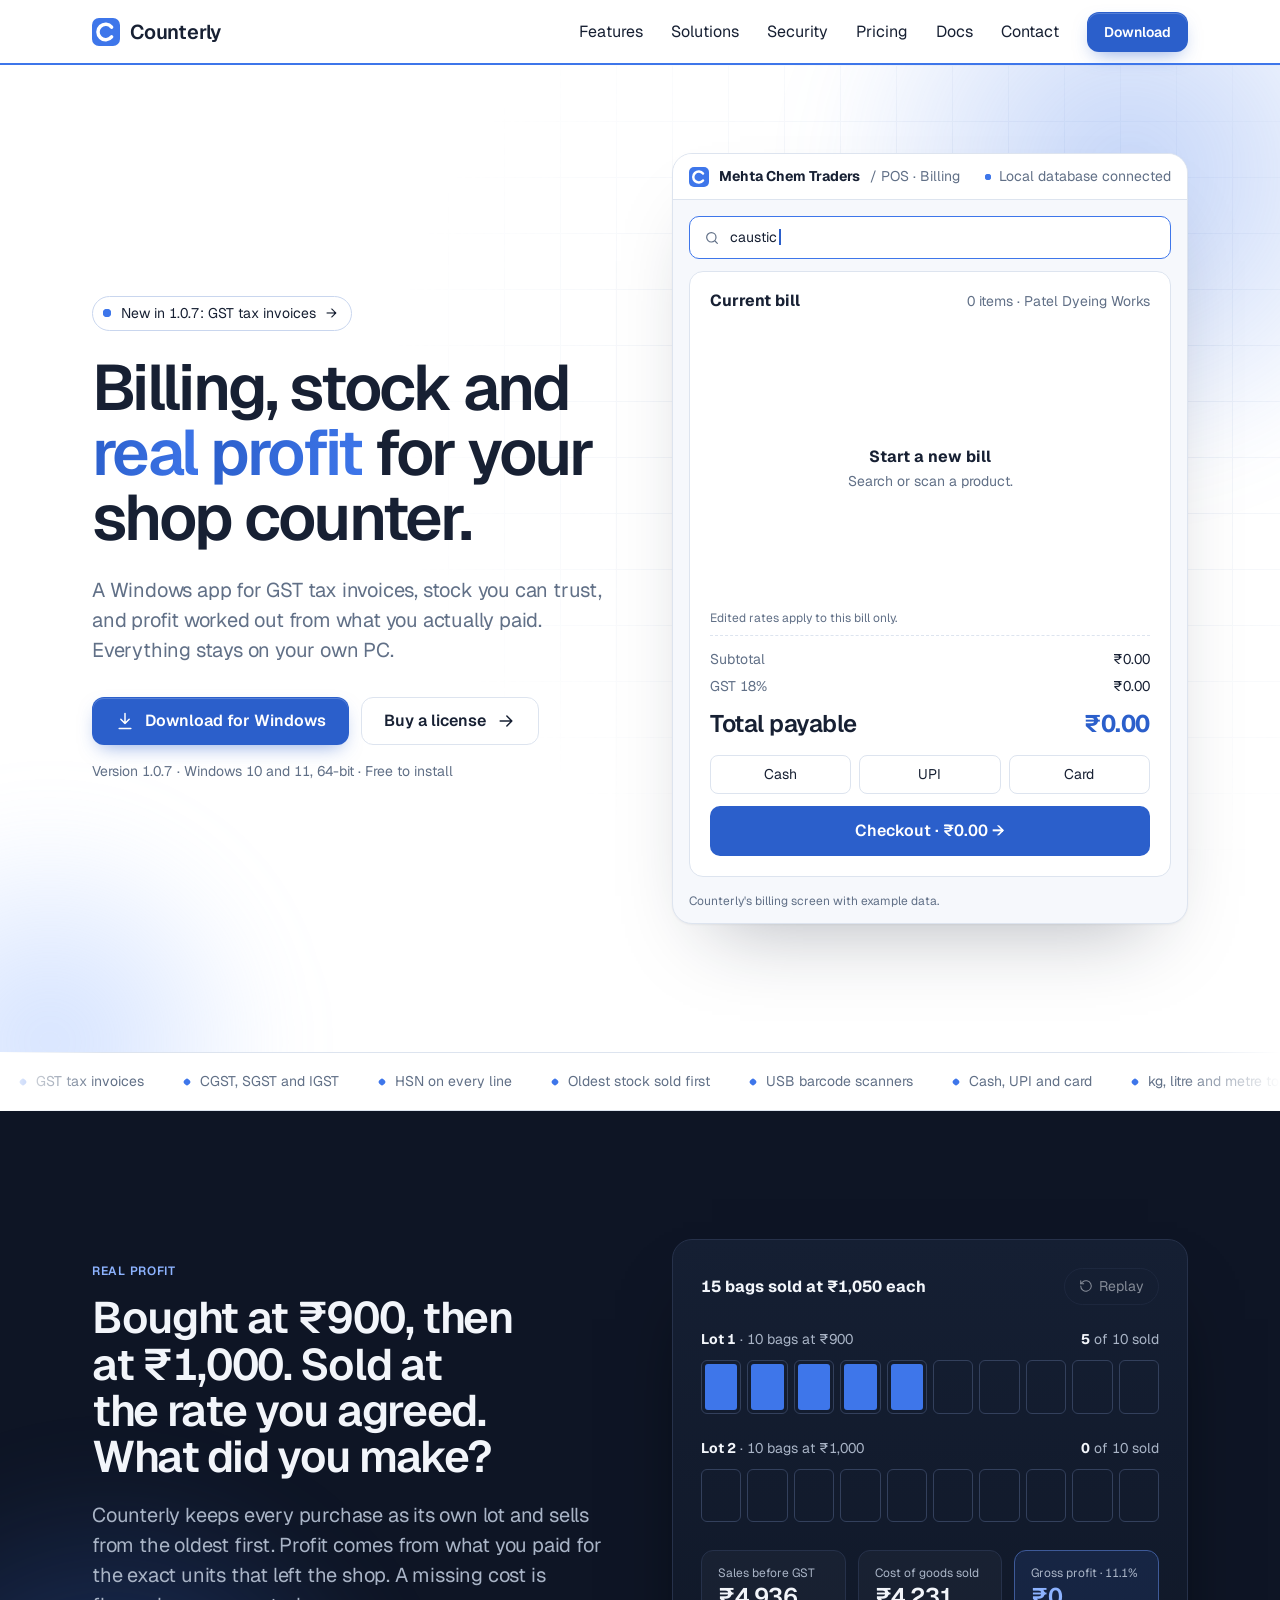
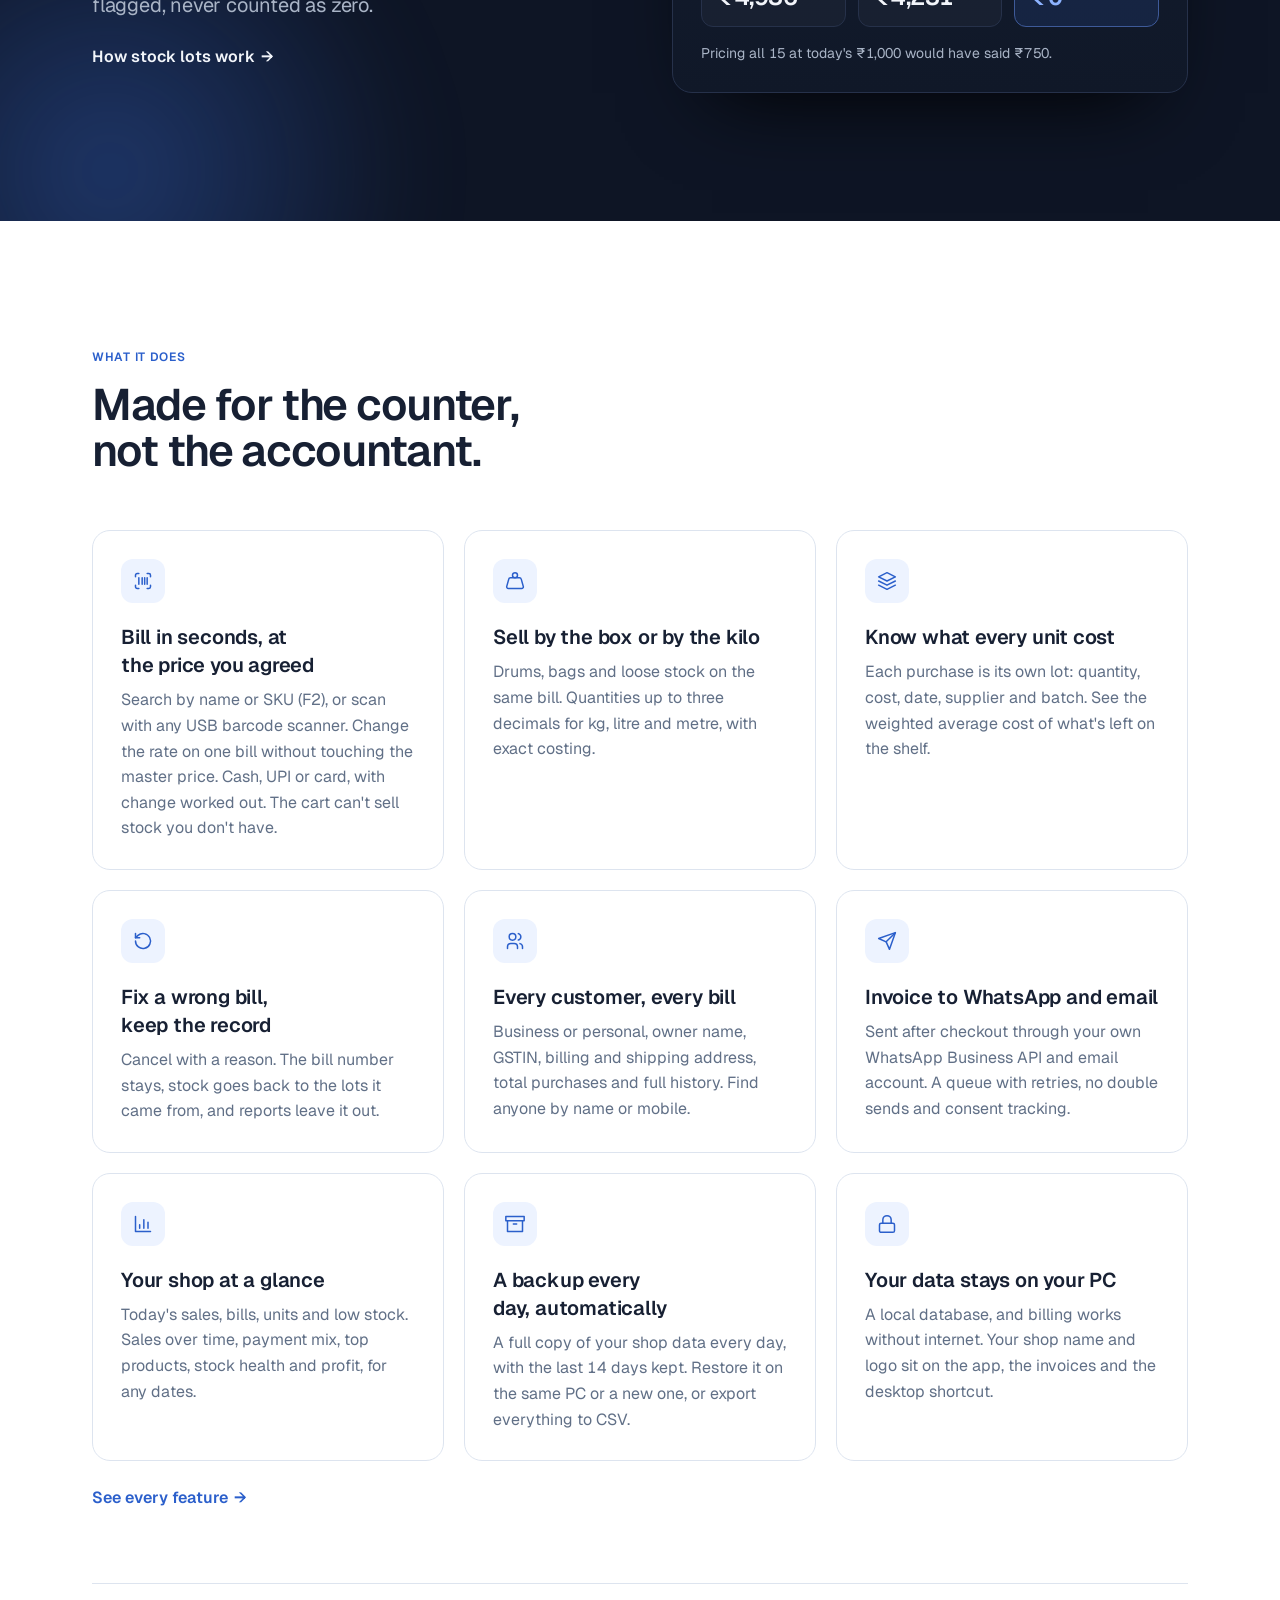
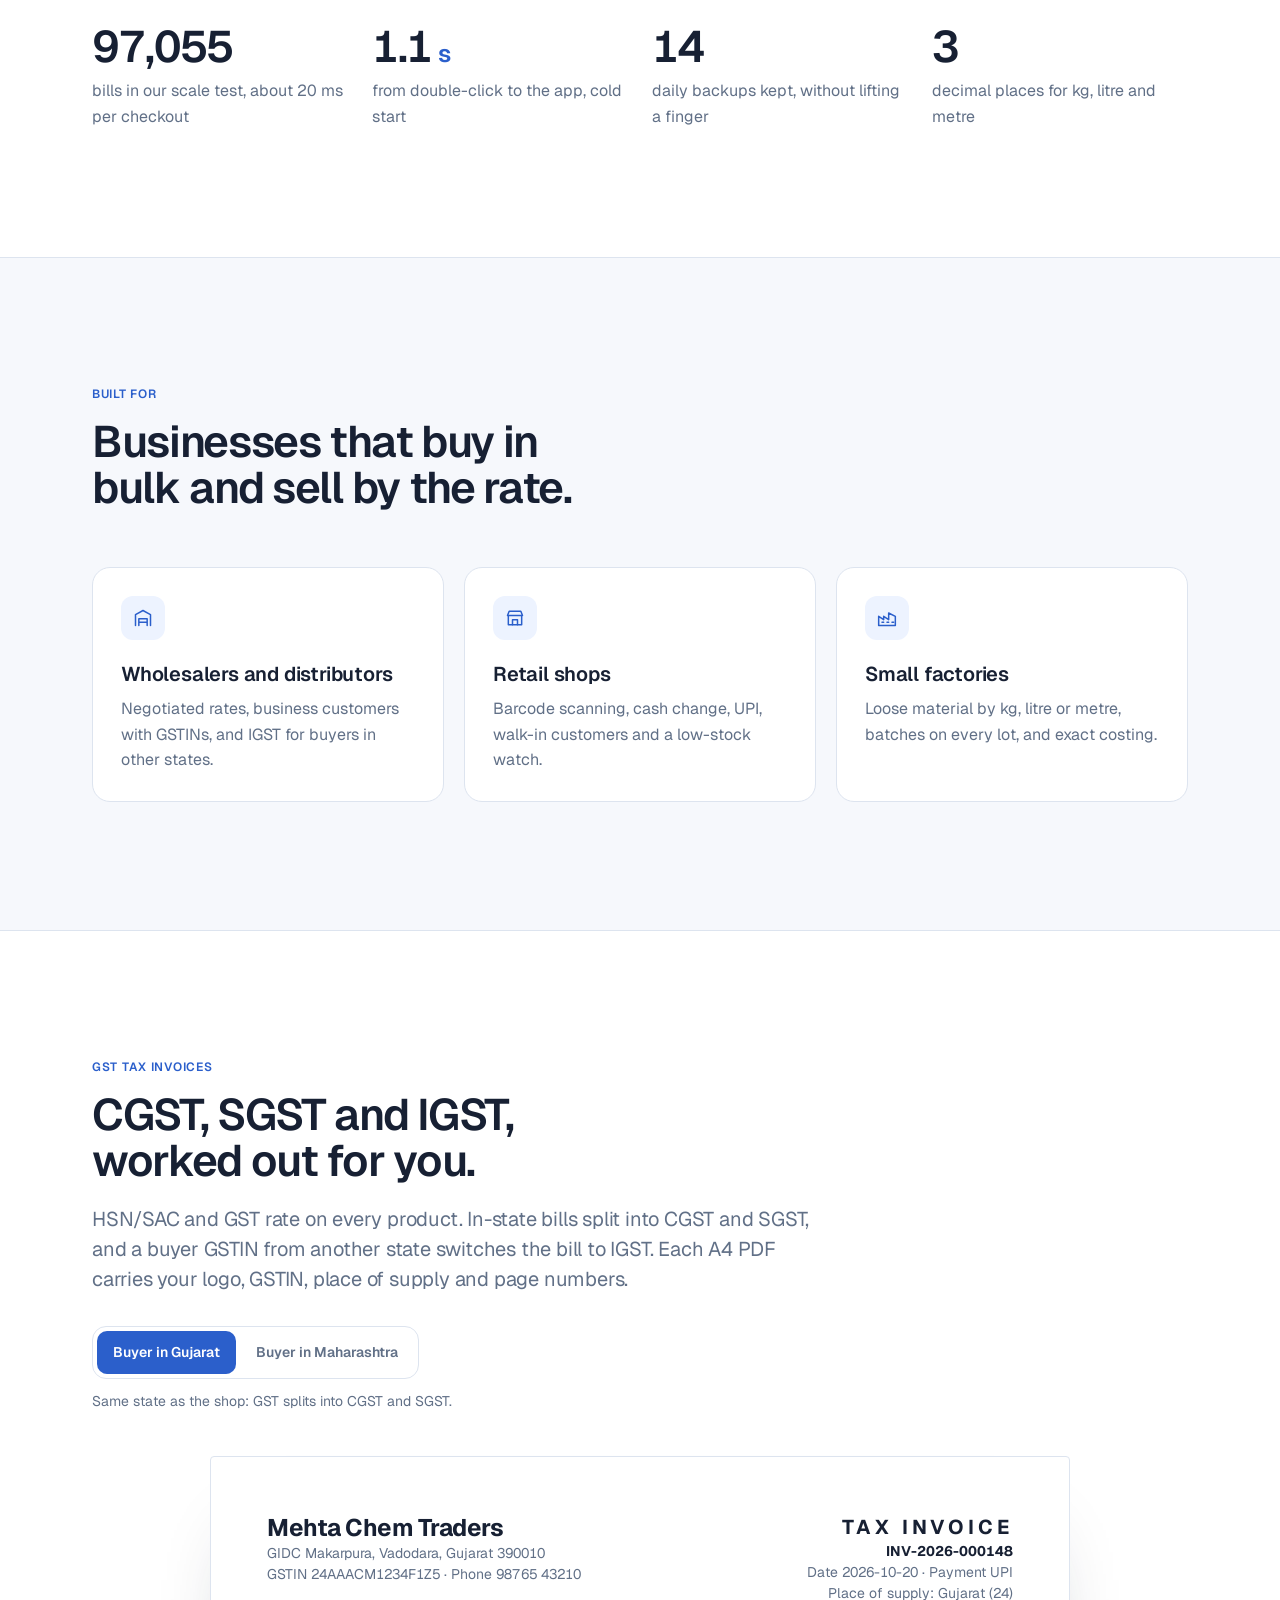
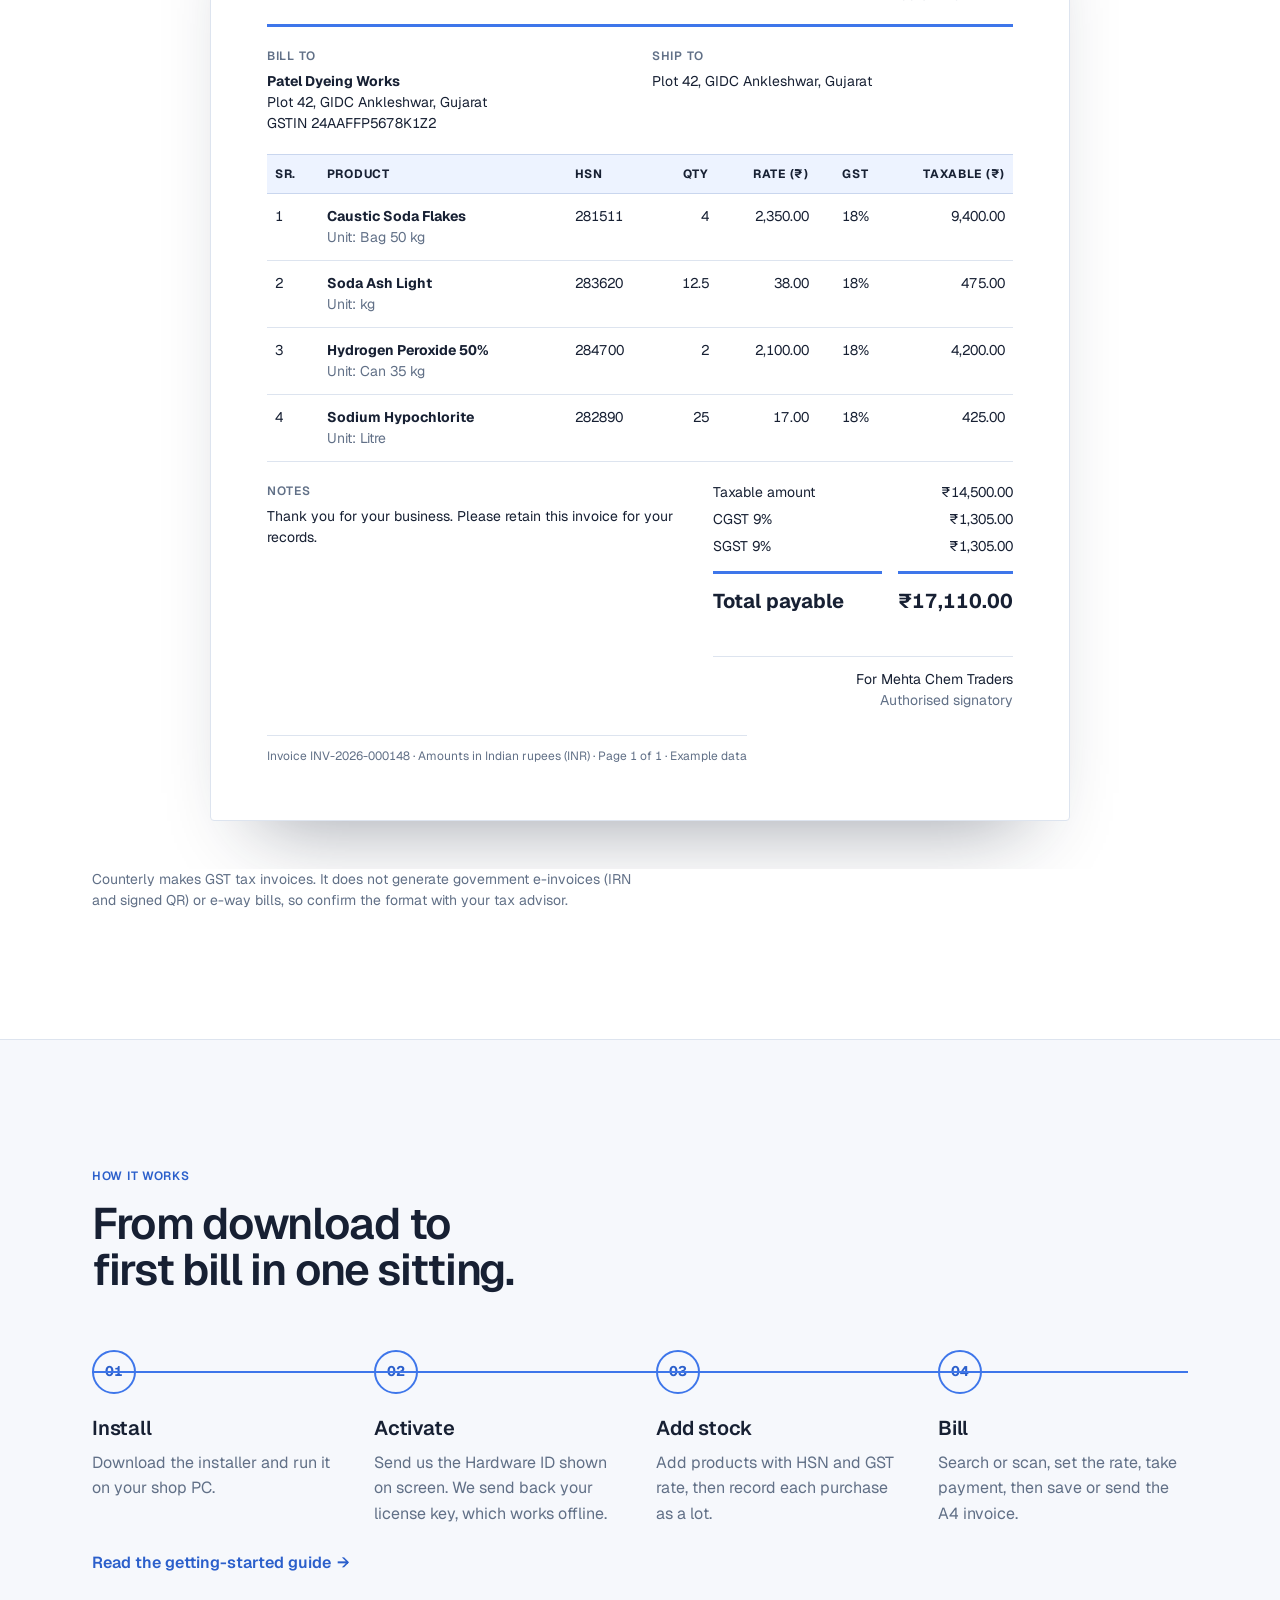
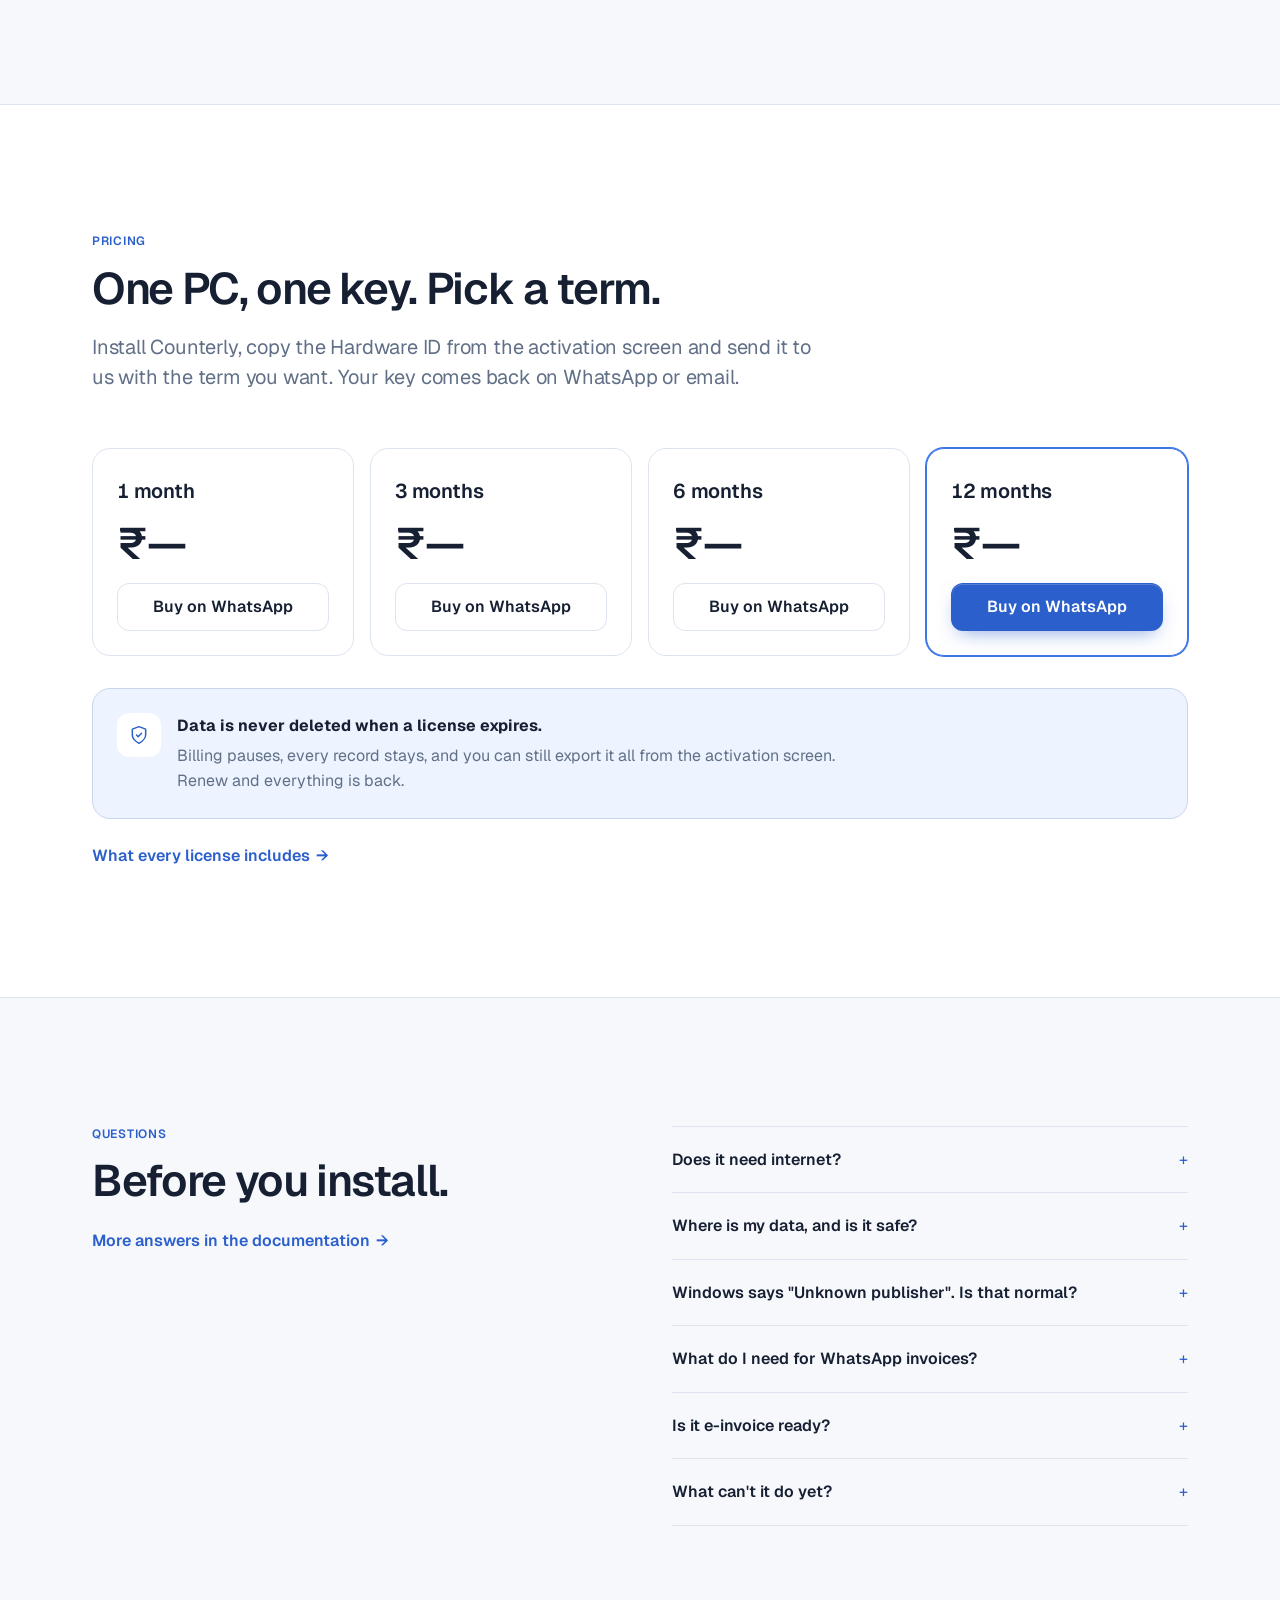
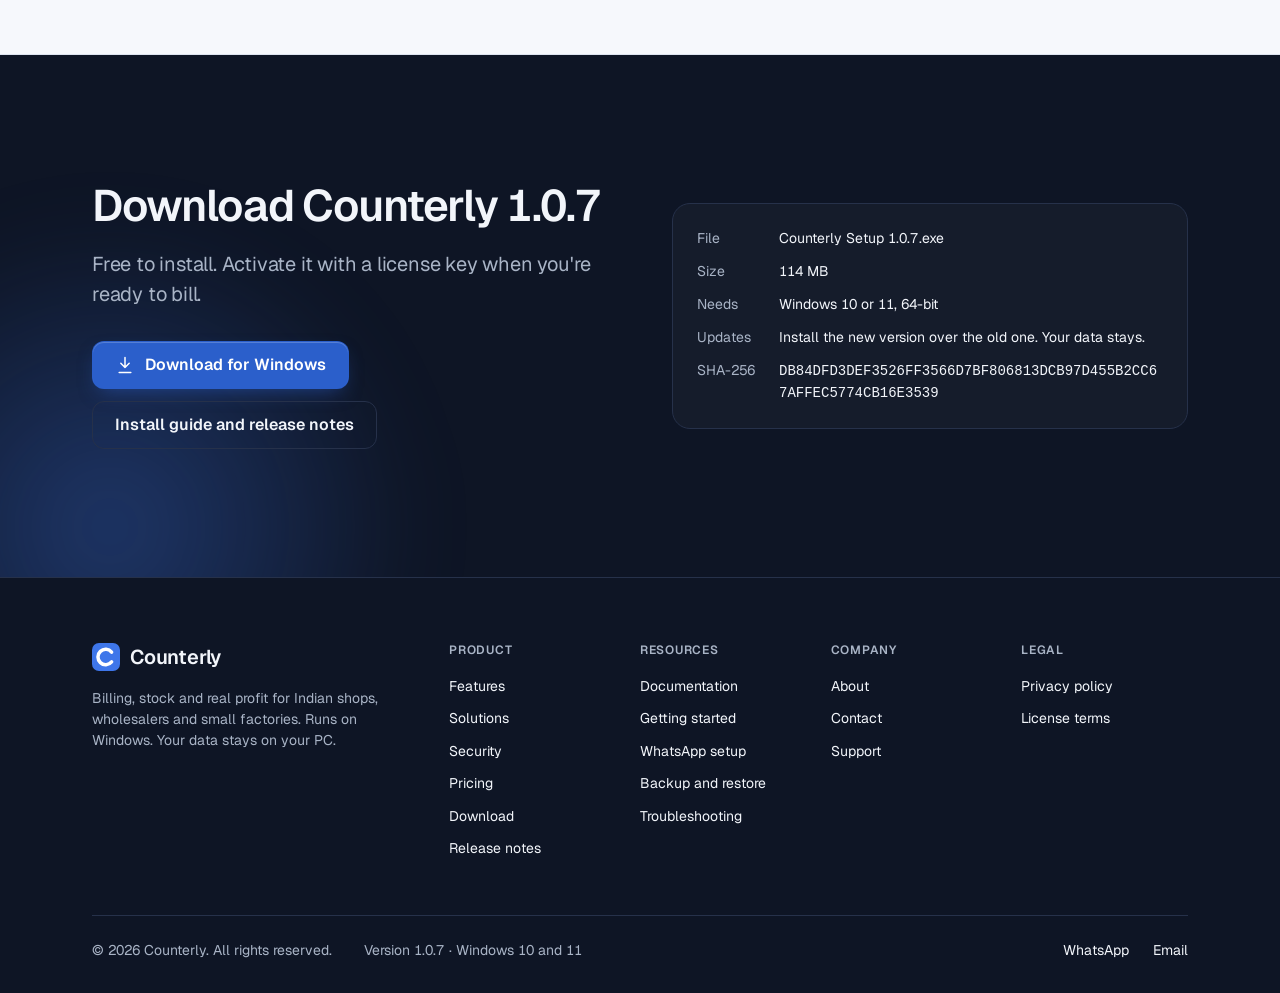
<file: index.html>
<!doctype html>
<html lang="en-IN">
<head>
<meta charset="utf-8">
<meta name="viewport" content="width=device-width, initial-scale=1">
<title>Counterly · Billing, stock and real profit for Windows</title>
<meta name="description" content="Counterly is a Windows billing and inventory app for Indian shops, wholesalers and small factories: GST tax invoices, stock lots and real gross profit, stored on your own PC.">
<meta property="og:title" content="Counterly · Billing, stock and real profit for Windows">
<meta property="og:description" content="Counterly is a Windows billing and inventory app for Indian shops, wholesalers and small factories: GST tax invoices, stock lots and real gross profit, stored on your own PC.">
<meta property="og:type" content="website">
<meta name="theme-color" content="#ffffff">
<link rel="icon" href="favicon.svg" type="image/svg+xml">
<link rel="preconnect" href="https://fonts.googleapis.com">
<link rel="preconnect" href="https://fonts.gstatic.com" crossorigin>
<link rel="stylesheet" href="https://fonts.googleapis.com/css2?family=Geist:wght@400..700&display=swap">
<link rel="stylesheet" href="site.css">
<script>document.documentElement.className='js'+(matchMedia('(prefers-reduced-motion: reduce)').matches?'':' motion')</script>
<script src="site.js" defer></script>
</head>
<body>
<a class="skip" href="#main">Skip to content</a>
<header class="nav">
  <div class="wrap">
    <a class="brand s20" href="index.html" aria-label="Counterly home"><svg viewBox="0 0 40 40" aria-hidden="true"><rect width="40" height="40" rx="10" fill="#3E76EA"/><path d="M28 13a11 11 0 1 0 0 14" fill="none" stroke="#fff" stroke-width="5" stroke-linecap="round"/></svg>Counterly</a>
    <ul class="links">
      <li><a href="features.html">Features</a></li>
      <li><a href="solutions.html">Solutions</a></li>
      <li><a href="security.html">Security</a></li>
      <li><a href="pricing.html">Pricing</a></li>
      <li><a href="docs.html">Docs</a></li>
    </ul>
    <a class="navlink" href="contact.html">Contact</a>
    <a class="btn sm" href="download.html">Download</a>
    <details class="menu">
      <summary aria-label="Menu"><svg class="i" viewBox="0 0 24 24" aria-hidden="true"><path d="M4 7h16M4 12h16M4 17h16"/></svg></summary>
      <nav aria-label="Site"><a href="features.html">Features</a><a href="solutions.html">Solutions</a><a href="security.html">Security</a><a href="pricing.html">Pricing</a><a href="docs.html">Docs</a><a href="about.html">About</a><a href="contact.html">Contact</a><a href="download.html">Download</a></nav>
    </details>
  </div>
</header>
<main id="main">
<section class="hero" id="top">
  <div class="glow g1" aria-hidden="true"></div>
  <div class="glow g2" aria-hidden="true"></div>
  <div class="wrap">
    <div>
      <a class="pill s14 w" style="--i:0" href="download.html#releases"><span class="dot" aria-hidden="true"></span>New in 1.0.7: GST tax invoices <span aria-hidden="true">→</span></a>
      <h1><span class="w" style="--i:1">Billing,</span> <span class="w" style="--i:2">stock</span> <span class="w" style="--i:3">and</span> <span class="w grad" style="--i:4">real</span> <span class="w grad" style="--i:5">profit</span> <span class="w" style="--i:6">for</span> <span class="w" style="--i:7">your</span> <span class="w" style="--i:8">shop</span> <span class="w" style="--i:9">counter.</span></h1>
      <p class="s20 muted w" style="--i:10">A Windows app for GST tax invoices, stock you can trust, and profit worked out from what you actually paid. Everything stays on your own PC.</p>
      <div class="cta w" style="--i:11">
        <a class="btn" href="download.html"><svg class="i down" viewBox="0 0 24 24" aria-hidden="true"><path d="M12 3v12m0 0-5-5m5 5 5-5M5 21h14"/></svg>Download for Windows</a>
        <a class="btn ghost" href="pricing.html">Buy a license<svg class="i next" viewBox="0 0 24 24" aria-hidden="true"><path d="M5 12h14m-6-6 6 6-6 6"/></svg></a>
      </div>
      <p class="meta s14 muted w" style="--i:12">Version 1.0.7 · Windows 10 and 11, 64-bit · Free to install</p>
    </div>

    <figure class="app" id="demo">
      <div class="app-bar s14">
        <svg viewBox="0 0 40 40" aria-hidden="true"><rect width="40" height="40" rx="10" fill="#3E76EA"/><path d="M28 13a11 11 0 1 0 0 14" fill="none" stroke="#fff" stroke-width="5" stroke-linecap="round"/></svg>
        <b>Mehta Chem Traders</b><span class="muted">/ POS · Billing</span>
        <span class="ok muted"><span class="dot" aria-hidden="true"></span>Local database connected</span>
      </div>
      <div class="search s14">
        <svg class="i" viewBox="0 0 24 24" aria-hidden="true" style="width:16px;height:16px"><circle cx="11" cy="11" r="7"/><path d="m20 20-3.5-3.5"/></svg>
        <span class="q">Search products by name or SKU (F2)</span>
      </div>
      <div class="bill">
        <div class="bill-head"><b>Current bill</b><span class="s14 muted"><span data-k="count">4 items</span> · Patel Dyeing Works</span></div>
        <div class="lines-wrap">
          <ul class="lines">
            <li class="on"><span>Caustic Soda Flakes<small>4 Bag × <span class="rate">₹2,350.00</span> <s class="ed on">₹2,450.00</s> <span class="chip ed on">Rate edited</span></small></span><span class="amt">₹9,400.00</span></li>
            <li class="on"><span>Soda Ash Light<small>12.5 kg × ₹38.00</small></span><span>₹475.00</span></li>
            <li class="on"><span>Hydrogen Peroxide 50%<small>2 Can × ₹2,100.00</small></span><span>₹4,200.00</span></li>
            <li class="on"><span>Sodium Hypochlorite<small>25 L × ₹17.00</small></span><span>₹425.00</span></li>
          </ul>
          <div class="empty" aria-hidden="true"><b>Start a new bill</b><span class="s14 muted">Search or scan a product.</span></div>
        </div>
        <p class="s12 muted" style="padding-bottom:8px">Edited rates apply to this bill only.</p>
        <dl class="sum">
          <dt>Subtotal</dt><dd data-k="sub">₹14,500.00</dd>
          <dt>GST 18%</dt><dd data-k="gst">₹2,610.00</dd>
        </dl>
        <div class="total s24"><span>Total payable</span><b data-k="tot">₹17,110.00</b></div>
        <div class="pay s14"><span>Cash</span><span class="upi on">UPI</span><span>Card</span></div>
        <div class="checkout">Checkout · <span data-k="tot2">₹17,110.00</span> →</div>
      </div>
      <div class="toasts s14" aria-hidden="true">
        <p class="toast"><svg class="i" viewBox="0 0 24 24"><path d="m5 12 5 5L20 7"/></svg>Bill INV-2026-000148 saved</p>
        <p class="toast"><svg class="i" viewBox="0 0 24 24"><path d="m22 2-7 20-4-9-9-4z"/><path d="M22 2 11 13"/></svg>Invoice accepted by WhatsApp</p>
      </div>
      <figcaption class="s12 muted">Counterly's billing screen with example data.</figcaption>
    </figure>
  </div>
</section>

<div class="ticker" role="region" aria-label="Highlights">
  <div class="track s14">
    <ul>
      <li>GST tax invoices</li><li>CGST, SGST and IGST</li><li>HSN on every line</li><li>Oldest stock sold first</li><li>USB barcode scanners</li><li>Cash, UPI and card</li><li>kg, litre and metre to 3 decimals</li><li>Daily automatic backup</li><li>Works without internet</li><li>Invoices on WhatsApp and email</li><li>Export to CSV</li>
    </ul>
    <ul aria-hidden="true">
      <li>GST tax invoices</li><li>CGST, SGST and IGST</li><li>HSN on every line</li><li>Oldest stock sold first</li><li>USB barcode scanners</li><li>Cash, UPI and card</li><li>kg, litre and metre to 3 decimals</li><li>Daily automatic backup</li><li>Works without internet</li><li>Invoices on WhatsApp and email</li><li>Export to CSV</li>
    </ul>
  </div>
</div>

<section class="night" id="profit">
  <div class="glow g1" aria-hidden="true"></div>
  <div class="wrap split">
    <div class="head" data-reveal>
      <p class="eyebrow">Real profit</p>
      <h2>Bought at ₹900, then at ₹1,000. Sold at the rate you agreed. What did you make?</h2>
      <p class="s20 muted">Counterly keeps every purchase as its own lot and sells from the oldest first. Profit comes from what you paid for the exact units that left the shop. A missing cost is flagged, never counted as zero.</p>
      <a class="more" href="features.html#inventory">How stock lots work <span aria-hidden="true">→</span></a>
    </div>
    <figure class="fifo" data-reveal style="--i:2">
      <figcaption><b>15 bags sold at ₹1,050 each</b><button class="replay" type="button" hidden><svg class="i" viewBox="0 0 24 24" aria-hidden="true"><path d="M3 12a9 9 0 1 0 3-6.7L3 8"/><path d="M3 3v5h5"/></svg>Replay</button></figcaption>
      <div class="lot">
        <p class="s14"><span><b>Lot 1</b> · 10 bags at ₹900</span><span><b data-sold>10</b> of 10 sold</span></p>
        <div class="bags" aria-hidden="true"><i class="bag sold"></i><i class="bag sold"></i><i class="bag sold"></i><i class="bag sold"></i><i class="bag sold"></i><i class="bag sold"></i><i class="bag sold"></i><i class="bag sold"></i><i class="bag sold"></i><i class="bag sold"></i></div>
      </div>
      <div class="lot">
        <p class="s14"><span><b>Lot 2</b> · 10 bags at ₹1,000</span><span><b data-sold>5</b> of 10 sold</span></p>
        <div class="bags" aria-hidden="true"><i class="bag sold"></i><i class="bag sold"></i><i class="bag sold"></i><i class="bag sold"></i><i class="bag sold"></i><i class="bag"></i><i class="bag"></i><i class="bag"></i><i class="bag"></i><i class="bag"></i></div>
      </div>
      <dl class="pl">
        <div><dt class="s12">Sales before GST</dt><dd class="s24">₹15,750</dd></div>
        <div><dt class="s12">Cost of goods sold</dt><dd class="s24">₹14,000</dd></div>
        <div class="gp"><dt class="s12">Gross profit · 11.1%</dt><dd class="s24">₹1,750</dd></div>
      </dl>
      <p class="s14 muted">Pricing all 15 at today's ₹1,000 would have said ₹750.</p>
    </figure>
  </div>
</section>

<section id="features">
  <div class="wrap">
    <div class="head" data-reveal>
      <p class="eyebrow">What it does</p>
      <h2>Made for the counter, not the accountant.</h2>
    </div>
    <div class="grid">
      <article data-reveal style="--i:0">
        <span class="ico"><svg class="i" viewBox="0 0 24 24" aria-hidden="true"><path d="M3 7V5a2 2 0 0 1 2-2h2m10 0h2a2 2 0 0 1 2 2v2m0 10v2a2 2 0 0 1-2 2h-2M7 21H5a2 2 0 0 1-2-2v-2M7 8v8m4-8v8m3-8v8m3-8v8"/></svg></span>
        <h3>Bill in seconds, at the price you agreed</h3>
        <p>Search by name or SKU (F2), or scan with any USB barcode scanner. Change the rate on one bill without touching the master price. Cash, UPI or card, with change worked out. The cart can't sell stock you don't have.</p>
      </article>
      <article data-reveal style="--i:1">
        <span class="ico"><svg class="i" viewBox="0 0 24 24" aria-hidden="true"><circle cx="12" cy="5" r="3"/><path d="M6.5 8a2 2 0 0 0-1.9 1.46L2.1 18.5A2 2 0 0 0 4 21h16a2 2 0 0 0 1.93-2.54L19.4 9.5A2 2 0 0 0 17.48 8Z"/></svg></span>
        <h3>Sell by the box or by the kilo</h3>
        <p>Drums, bags and loose stock on the same bill. Quantities up to three decimals for kg, litre and metre, with exact costing.</p>
      </article>
      <article data-reveal style="--i:2">
        <span class="ico"><svg class="i" viewBox="0 0 24 24" aria-hidden="true"><path d="m12 2 10 5-10 5L2 7z"/><path d="m2 17 10 5 10-5M2 12l10 5 10-5"/></svg></span>
        <h3>Know what every unit cost</h3>
        <p>Each purchase is its own lot: quantity, cost, date, supplier and batch. See the weighted average cost of what's left on the shelf.</p>
      </article>
      <article data-reveal style="--i:0">
        <span class="ico"><svg class="i" viewBox="0 0 24 24" aria-hidden="true"><path d="M3 12a9 9 0 1 0 3-6.7L3 8"/><path d="M3 3v5h5"/></svg></span>
        <h3>Fix a wrong bill, keep the record</h3>
        <p>Cancel with a reason. The bill number stays, stock goes back to the lots it came from, and reports leave it out.</p>
      </article>
      <article data-reveal style="--i:1">
        <span class="ico"><svg class="i" viewBox="0 0 24 24" aria-hidden="true"><circle cx="9" cy="7" r="4"/><path d="M3 21v-2a4 4 0 0 1 4-4h4a4 4 0 0 1 4 4v2m1-17.87a4 4 0 0 1 0 7.75M21 21v-2a4 4 0 0 0-3-3.85"/></svg></span>
        <h3>Every customer, every bill</h3>
        <p>Business or personal, owner name, GSTIN, billing and shipping address, total purchases and full history. Find anyone by name or mobile.</p>
      </article>
      <article data-reveal style="--i:2">
        <span class="ico"><svg class="i" viewBox="0 0 24 24" aria-hidden="true"><path d="m22 2-7 20-4-9-9-4z"/><path d="M22 2 11 13"/></svg></span>
        <h3>Invoice to WhatsApp and email</h3>
        <p>Sent after checkout through your own WhatsApp Business API and email account. A queue with retries, no double sends and consent tracking.</p>
      </article>
      <article data-reveal style="--i:0">
        <span class="ico"><svg class="i" viewBox="0 0 24 24" aria-hidden="true"><path d="M3 3v18h18"/><path d="M8 17v-4m5 4V7m5 10v-7"/></svg></span>
        <h3>Your shop at a glance</h3>
        <p>Today's sales, bills, units and low stock. Sales over time, payment mix, top products, stock health and profit, for any dates.</p>
      </article>
      <article data-reveal style="--i:1">
        <span class="ico"><svg class="i" viewBox="0 0 24 24" aria-hidden="true"><path d="M21 8v13H3V8M1 3h22v5H1zm9 9h4"/></svg></span>
        <h3>A backup every day, automatically</h3>
        <p>A full copy of your shop data every day, with the last 14 days kept. Restore it on the same PC or a new one, or export everything to CSV.</p>
      </article>
      <article data-reveal style="--i:2">
        <span class="ico"><svg class="i" viewBox="0 0 24 24" aria-hidden="true"><rect x="3" y="11" width="18" height="11" rx="2"/><path d="M7 11V7a5 5 0 0 1 10 0v4"/></svg></span>
        <h3>Your data stays on your PC</h3>
        <p>A local database, and billing works without internet. Your shop name and logo sit on the app, the invoices and the desktop shortcut.</p>
      </article>
    </div>
    <a class="more" href="features.html">See every feature <span aria-hidden="true">→</span></a>
    <div class="stats" data-reveal>
      <div><b><span data-count="100000">1,00,000</span></b><p>bills in our scale test, about 20 ms per checkout</p></div>
      <div><b><span data-count="1.1" data-dec="1">1.1</span><small> s</small></b><p>from double-click to the app, cold start</p></div>
      <div><b><span data-count="14">14</span></b><p>daily backups kept, without lifting a finger</p></div>
      <div><b><span data-count="3">3</span></b><p>decimal places for kg, litre and metre</p></div>
    </div>
  </div>
</section>

<section class="band">
  <div class="wrap">
    <div class="head" data-reveal>
      <p class="eyebrow">Built for</p>
      <h2>Businesses that buy in bulk and sell by the rate.</h2>
    </div>
    <div class="grid">
      <a class="card" href="solutions.html#wholesale" data-reveal style="--i:0">
        <span class="ico"><svg class="i" viewBox="0 0 24 24" aria-hidden="true"><path d="M3 21V8l9-5 9 5v13"/><path d="M7 21v-8h10v8M7 17h10"/></svg></span>
        <h3>Wholesalers and distributors</h3>
        <p>Negotiated rates, business customers with GSTINs, and IGST for buyers in other states.</p>
      </a>
      <a class="card" href="solutions.html#retail" data-reveal style="--i:1">
        <span class="ico"><svg class="i" viewBox="0 0 24 24" aria-hidden="true"><path d="M3 9h18l-2-5H5zM4 9v11h16V9"/><path d="M9 20v-6h6v6"/></svg></span>
        <h3>Retail shops</h3>
        <p>Barcode scanning, cash change, UPI, walk-in customers and a low-stock watch.</p>
      </a>
      <a class="card" href="solutions.html#factories" data-reveal style="--i:2">
        <span class="ico"><svg class="i" viewBox="0 0 24 24" aria-hidden="true"><path d="M2 21V10l6 4V10l6 4V6l8 4v11z"/><path d="M6 17h2m4 0h2m4 0h2"/></svg></span>
        <h3>Small factories</h3>
        <p>Loose material by kg, litre or metre, batches on every lot, and exact costing.</p>
      </a>
    </div>
  </div>
</section>

<section id="gst" data-supply="intra">
  <div class="wrap">
    <div class="head" data-reveal>
      <p class="eyebrow">GST tax invoices</p>
      <h2>CGST, SGST and IGST, worked out for you.</h2>
      <p class="s20 muted">HSN/SAC and GST rate on every product. In-state bills split into CGST and SGST, and a buyer GSTIN from another state switches the bill to IGST. Each A4 PDF carries your logo, GSTIN, place of supply and page numbers.</p>
      <div class="seg" role="group" aria-label="Where is the buyer?">
        <button type="button" data-supply="intra" aria-pressed="true">Buyer in Gujarat</button>
        <button type="button" data-supply="inter" aria-pressed="false">Buyer in Maharashtra</button>
      </div>
      <p class="say s14 muted" aria-live="polite"><span class="intra">Same state as the shop: GST splits into CGST and SGST.</span><span class="inter">Another state: the bill switches to IGST.</span></p>
    </div>
    <div class="paper" tabindex="0" role="region" aria-label="Example A4 tax invoice" data-reveal>
      <article class="a4">
        <div class="inv-top">
          <div>
            <p class="s24 shop">Mehta Chem Traders</p>
            <p class="muted">GIDC Makarpura, Vadodara, Gujarat 390010</p>
            <p class="muted">GSTIN 24AAACM1234F1Z5 · Phone 98765 43210</p>
          </div>
          <div class="right">
            <p class="inv-title">TAX INVOICE</p>
            <p><b>INV-2026-000148</b></p>
            <p class="muted">Date 2026-10-20 · Payment UPI</p>
            <p class="muted">Place of supply: <span class="intra swap">Gujarat (24)</span><span class="inter swap">Maharashtra (27)</span></p>
          </div>
        </div>
        <div class="inv-parties">
          <div>
            <p class="inv-label">Bill to</p>
            <div class="intra swap">
              <p><b>Patel Dyeing Works</b></p>
              <p>Plot 42, GIDC Ankleshwar, Gujarat</p>
              <p>GSTIN 24AAFFP5678K1Z2</p>
            </div>
            <div class="inter swap">
              <p><b>Shah Textile Mills</b></p>
              <p>Gala 7, Bhiwandi, Thane, Maharashtra</p>
              <p>GSTIN 27AAGCS4321M1Z8</p>
            </div>
          </div>
          <div>
            <p class="inv-label">Ship to</p>
            <p class="intra swap">Plot 42, GIDC Ankleshwar, Gujarat</p>
            <p class="inter swap">Gala 7, Bhiwandi, Thane, Maharashtra</p>
          </div>
        </div>
        <table>
          <thead>
            <tr><th>Sr.</th><th>Product</th><th>HSN</th><th class="num">Qty</th><th class="num">Rate (₹)</th><th class="num">GST</th><th class="num">Taxable (₹)</th></tr>
          </thead>
          <tbody>
            <tr><td>1</td><td><b>Caustic Soda Flakes</b><br><span class="muted">Unit: Bag 50 kg</span></td><td>281511</td><td class="num">4</td><td class="num">2,350.00</td><td class="num">18%</td><td class="num">9,400.00</td></tr>
            <tr><td>2</td><td><b>Soda Ash Light</b><br><span class="muted">Unit: kg</span></td><td>283620</td><td class="num">12.5</td><td class="num">38.00</td><td class="num">18%</td><td class="num">475.00</td></tr>
            <tr><td>3</td><td><b>Hydrogen Peroxide 50%</b><br><span class="muted">Unit: Can 35 kg</span></td><td>284700</td><td class="num">2</td><td class="num">2,100.00</td><td class="num">18%</td><td class="num">4,200.00</td></tr>
            <tr><td>4</td><td><b>Sodium Hypochlorite</b><br><span class="muted">Unit: Litre</span></td><td>282890</td><td class="num">25</td><td class="num">17.00</td><td class="num">18%</td><td class="num">425.00</td></tr>
          </tbody>
        </table>
        <div class="inv-foot">
          <div>
            <p class="inv-label">Notes</p>
            <p>Thank you for your business. Please retain this invoice for your records.</p>
          </div>
          <div>
            <dl class="inv-tot">
              <dt>Taxable amount</dt><dd>₹14,500.00</dd>
              <dt class="intra swap">CGST 9%</dt><dd class="intra swap">₹1,305.00</dd>
              <dt class="intra swap">SGST 9%</dt><dd class="intra swap">₹1,305.00</dd>
              <dt class="inter swap">IGST 18%</dt><dd class="inter swap">₹2,610.00</dd>
              <dt class="grand">Total payable</dt><dd class="grand">₹17,110.00</dd>
            </dl>
            <p class="sign">For Mehta Chem Traders<br><span class="muted">Authorised signatory</span></p>
          </div>
        </div>
        <p class="inv-legal s12 muted">Invoice INV-2026-000148 · Amounts in Indian rupees (INR) · Page 1 of 1 · Example data</p>
      </article>
    </div>
    <p class="s14 muted">Counterly makes GST tax invoices. It does not generate government e-invoices (IRN and signed QR) or e-way bills, so confirm the format with your tax advisor.</p>
  </div>
</section>

<section class="band" id="how">
  <div class="wrap">
    <div class="head" data-reveal>
      <p class="eyebrow">How it works</p>
      <h2>From download to first bill in one sitting.</h2>
    </div>
    <ol class="steps" data-reveal>
      <li><span class="n" style="--i:0">01</span><h3>Install</h3><p>Download the installer and run it on your shop PC.</p></li>
      <li><span class="n" style="--i:1">02</span><h3>Activate</h3><p>Send us the Hardware ID shown on screen. We send back your license key, which works offline.</p></li>
      <li><span class="n" style="--i:2">03</span><h3>Add stock</h3><p>Add products with HSN and GST rate, then record each purchase as a lot.</p></li>
      <li><span class="n" style="--i:3">04</span><h3>Bill</h3><p>Search or scan, set the rate, take payment, then save or send the A4 invoice.</p></li>
    </ol>
    <a class="more" href="docs.html#start">Read the getting-started guide <span aria-hidden="true">→</span></a>
  </div>
</section>

<section id="pricing">
  <div class="wrap">
    <div class="head" data-reveal>
      <p class="eyebrow">Pricing</p>
      <h2>One PC, one key. Pick a term.</h2>
      <p class="s20 muted">Install Counterly, copy the Hardware ID from the activation screen and send it to us with the term you want. Your key comes back on WhatsApp or email.</p>
    </div>
    <!-- Set the four prices below and on pricing.html, then replace 91XXXXXXXXXX with your WhatsApp number in every file. -->
    <div class="plans">
      <div class="plan" data-reveal style="--i:0">
        <h3>1 month</h3>
        <p class="price">₹—</p>
        <a class="btn ghost" href="https://wa.me/91XXXXXXXXXX?text=Hi%2C%20I%27d%20like%20a%201-month%20Counterly%20license.%0AHardware%20ID%3A%20">Buy on WhatsApp</a>
      </div>
      <div class="plan" data-reveal style="--i:1">
        <h3>3 months</h3>
        <p class="price">₹—</p>
        <a class="btn ghost" href="https://wa.me/91XXXXXXXXXX?text=Hi%2C%20I%27d%20like%20a%203-month%20Counterly%20license.%0AHardware%20ID%3A%20">Buy on WhatsApp</a>
      </div>
      <div class="plan" data-reveal style="--i:2">
        <h3>6 months</h3>
        <p class="price">₹—</p>
        <a class="btn ghost" href="https://wa.me/91XXXXXXXXXX?text=Hi%2C%20I%27d%20like%20a%206-month%20Counterly%20license.%0AHardware%20ID%3A%20">Buy on WhatsApp</a>
      </div>
      <div class="plan hi" data-reveal style="--i:3">
        <h3>12 months</h3>
        <p class="price">₹—</p>
        <a class="btn" href="https://wa.me/91XXXXXXXXXX?text=Hi%2C%20I%27d%20like%20a%2012-month%20Counterly%20license.%0AHardware%20ID%3A%20">Buy on WhatsApp</a>
      </div>
    </div>
    <div class="keep" data-reveal>
      <span class="ico"><svg class="i" viewBox="0 0 24 24" aria-hidden="true"><path d="M12 22s8-4 8-10V5l-8-3-8 3v7c0 6 8 10 8 10z"/><path d="m9 12 2 2 4-4"/></svg></span>
      <div>
        <p><b>Data is never deleted when a license expires.</b></p>
        <p class="muted">Billing pauses, every record stays, and you can still export it all from the activation screen. Renew and everything is back.</p>
      </div>
    </div>
    <a class="more" href="pricing.html">What every license includes <span aria-hidden="true">→</span></a>
  </div>
</section>

<section class="band" id="faq">
  <div class="wrap split" style="align-items:start">
    <div class="head" data-reveal>
      <p class="eyebrow">Questions</p>
      <h2>Before you install.</h2>
      <a class="more" href="docs.html">More answers in the documentation <span aria-hidden="true">→</span></a>
    </div>
    <div class="faq" data-reveal style="--i:1">
      <details>
        <summary>Does it need internet?</summary>
        <p>No. Billing, stock and reports work offline, and the license key activates offline. Internet is only used to send invoices on WhatsApp or email.</p>
      </details>
      <details>
        <summary>Where is my data, and is it safe?</summary>
        <p>In a database on your own PC. Counterly saves a full backup every day to Documents\Counterly Backups and keeps the last 14. If OneDrive backs up your Documents folder, the backups go with it.</p>
        <p>You can restore a backup on the same PC or a new one, and export every record to CSV. Email and WhatsApp credentials are encrypted with Windows secure storage.</p>
      </details>
      <details>
        <summary>Windows says "Unknown publisher". Is that normal?</summary>
        <p>Yes, for now. The installer isn't code-signed yet, so SmartScreen asks first. Click More info, then Run anyway. To check the file is ours, compare its SHA-256 with the one on the download page.</p>
      </details>
      <details>
        <summary>What do I need for WhatsApp invoices?</summary>
        <p>Your own WhatsApp Business Cloud API account from Meta, with an approved message template. Email uses your own mail account (SMTP). Counterly shows when WhatsApp or your mail server has accepted each message.</p>
      </details>
      <details>
        <summary>Is it e-invoice ready?</summary>
        <p>It makes GST tax invoices with HSN, CGST, SGST and IGST, and place of supply. It does not generate government e-invoices (IRN) or e-way bills. Your CA should confirm the invoice format for your business.</p>
      </details>
      <details>
        <summary>What can't it do yet?</summary>
        <p>It runs on one Windows PC, with no Mac, mobile or multi-branch version. It shows gross profit, not accounts or net profit. Credit balances (udhaar), partial returns and credit notes aren't included yet.</p>
      </details>
    </div>
  </div>
</section>

<section class="night dl" id="download">
  <div class="glow g1" aria-hidden="true"></div>
  <div class="wrap split">
    <div class="head" data-reveal>
      <h2>Download Counterly 1.0.7</h2>
      <p class="s20 muted">Free to install. Activate it with a license key when you're ready to bill.</p>
      <div class="cta">
        <a class="btn" href="https://github.com/parixitc9/counterly_web/releases/download/v1.0.7/Counterly.Setup.1.0.7.exe"><svg class="i down" viewBox="0 0 24 24" aria-hidden="true"><path d="M12 3v12m0 0-5-5m5 5 5-5M5 21h14"/></svg>Download for Windows</a>
        <a class="btn ghost-dark" href="download.html">Install guide and release notes</a>
      </div>
    </div>
    <dl class="facts s14" data-reveal style="--i:2">
      <dt>File</dt><dd>Counterly Setup 1.0.7.exe</dd>
      <dt>Size</dt><dd>114 MB</dd>
      <dt>Needs</dt><dd>Windows 10 or 11, 64-bit</dd>
      <dt>Updates</dt><dd>Install the new version over the old one. Your data stays.</dd>
      <dt>SHA-256</dt><dd><code>DB84DFD3DEF3526FF3566D7BF806813DCB97D455B2CC67AFFEC5774CB16E3539</code></dd>
    </dl>
  </div>
</section>
</main>

<footer class="foot">
  <div class="wrap">
    <div class="foot-top">
      <div class="foot-brand">
        <a class="brand s20" href="index.html"><svg viewBox="0 0 40 40" aria-hidden="true"><rect width="40" height="40" rx="10" fill="#3E76EA"/><path d="M28 13a11 11 0 1 0 0 14" fill="none" stroke="#fff" stroke-width="5" stroke-linecap="round"/></svg>Counterly</a>
        <p class="s14">Billing, stock and real profit for Indian shops, wholesalers and small factories. Runs on Windows. Your data stays on your PC.</p>
      </div>
      <nav aria-label="Product"><h2>Product</h2><ul><li><a href="features.html">Features</a></li><li><a href="solutions.html">Solutions</a></li><li><a href="security.html">Security</a></li><li><a href="pricing.html">Pricing</a></li><li><a href="download.html">Download</a></li><li><a href="download.html#releases">Release notes</a></li></ul></nav>
      <nav aria-label="Resources"><h2>Resources</h2><ul><li><a href="docs.html">Documentation</a></li><li><a href="docs.html#start">Getting started</a></li><li><a href="docs.html#whatsapp">WhatsApp setup</a></li><li><a href="docs.html#backup">Backup and restore</a></li><li><a href="docs.html#trouble">Troubleshooting</a></li></ul></nav>
      <nav aria-label="Company"><h2>Company</h2><ul><li><a href="about.html">About</a></li><li><a href="contact.html">Contact</a></li><li><a href="contact.html#support">Support</a></li></ul></nav>
      <nav aria-label="Legal"><h2>Legal</h2><ul><li><a href="privacy.html">Privacy policy</a></li><li><a href="terms.html">License terms</a></li></ul></nav>
    </div>
    <div class="foot-bottom s14">
      <span>© 2026 Counterly. All rights reserved.</span>
      <span>Version 1.0.7 · Windows 10 and 11</span>
      <span class="foot-contact"><a href="https://wa.me/91XXXXXXXXXX">WhatsApp</a><a href="mailto:sales@counterly.example">Email</a></span>
    </div>
  </div>
</footer>
</body>
</html>
</file>
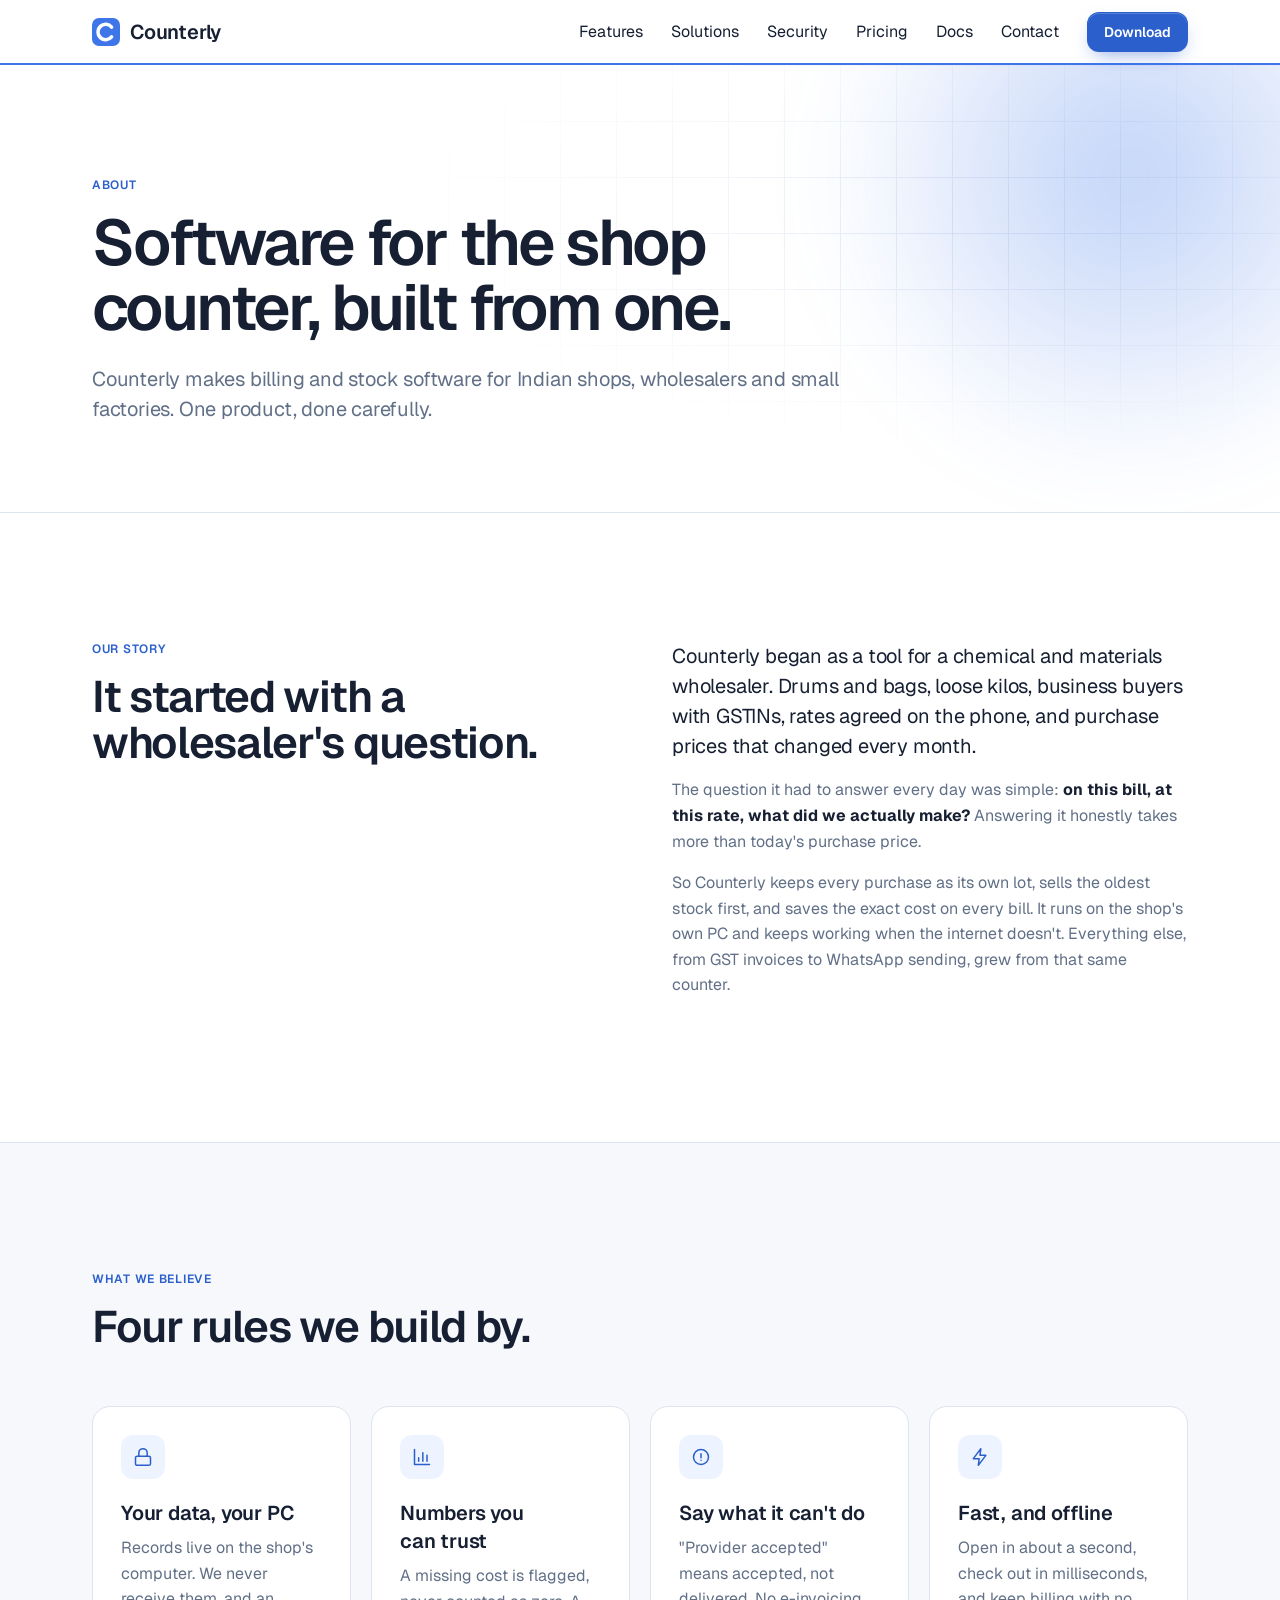
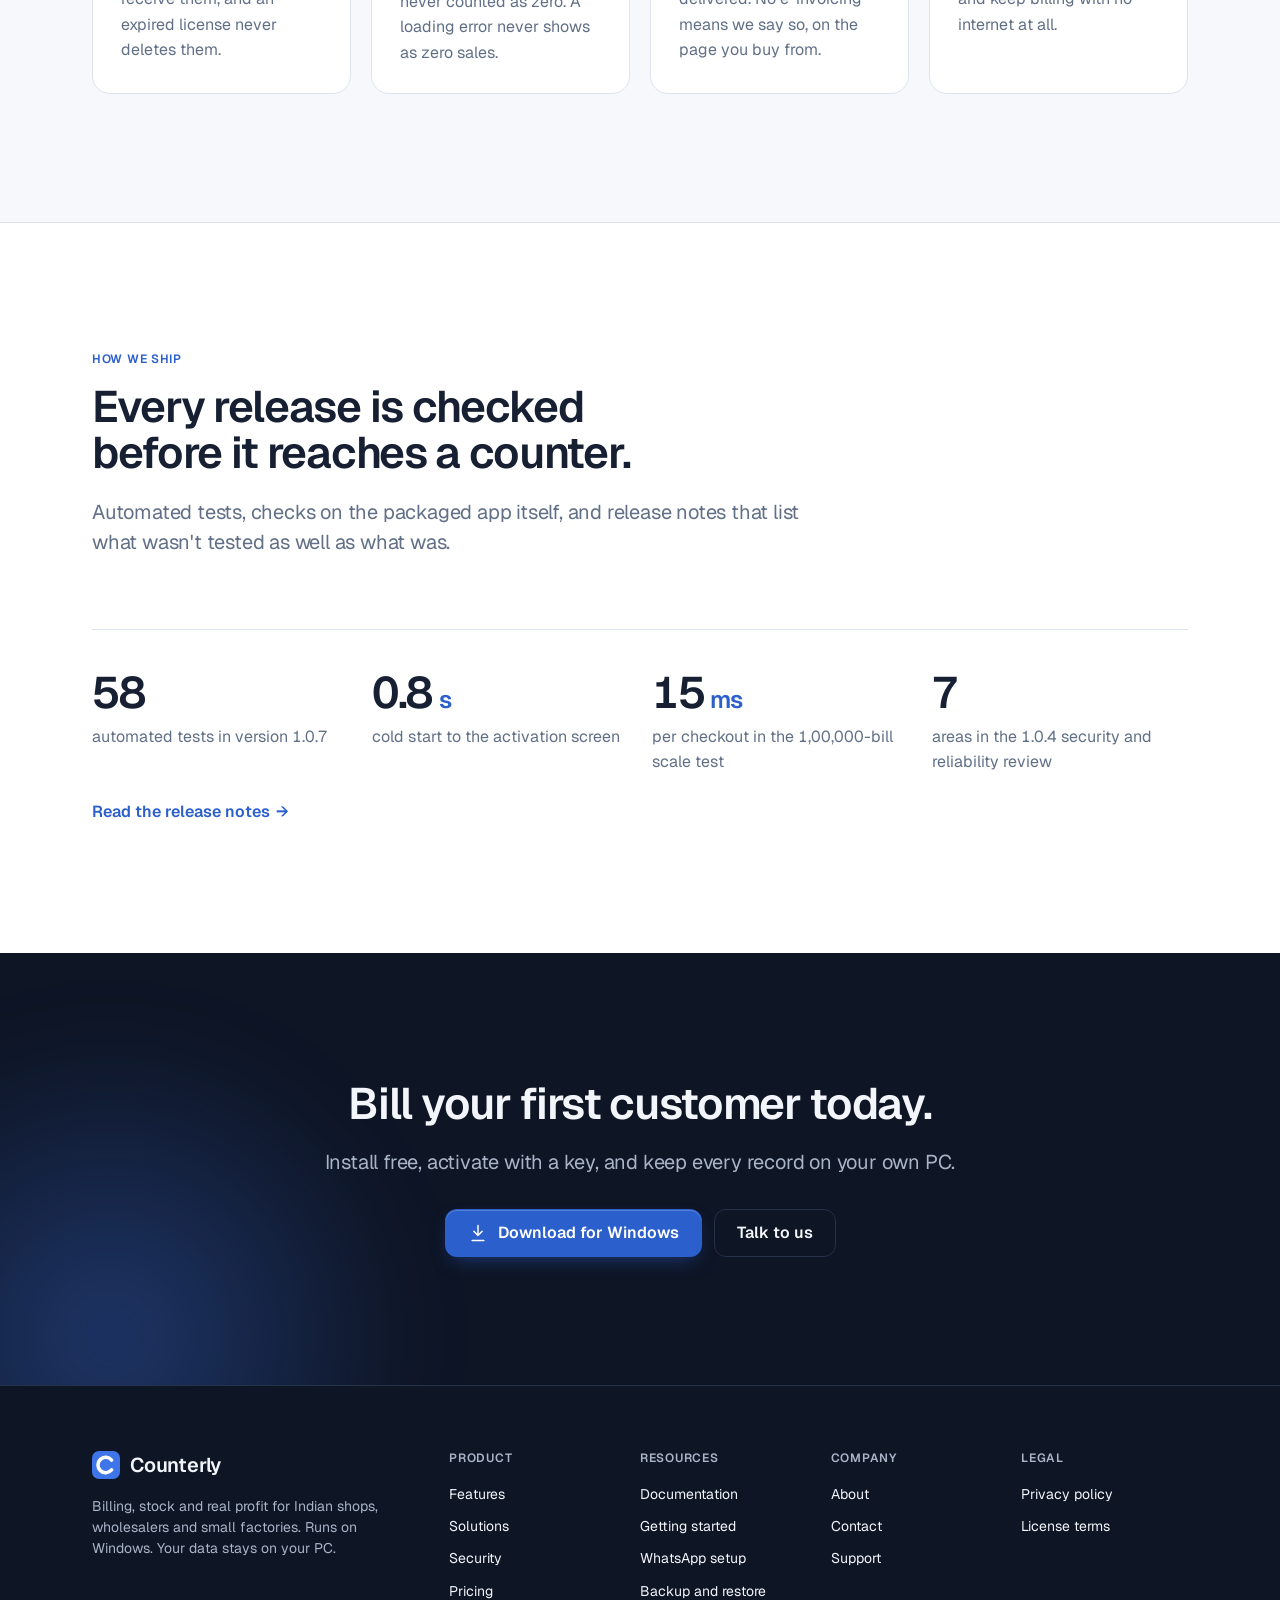
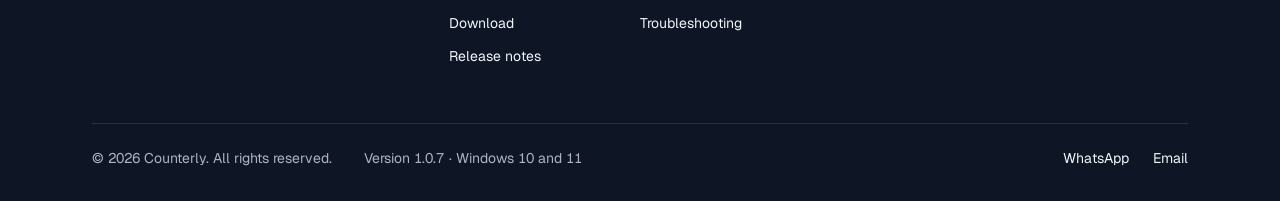
<file: about.html>
<!doctype html>
<html lang="en-IN">
<head>
<meta charset="utf-8">
<meta name="viewport" content="width=device-width, initial-scale=1">
<title>About · Counterly</title>
<meta name="description" content="Why Counterly exists, the principles behind it, and how each release is built and checked.">
<meta property="og:title" content="About · Counterly">
<meta property="og:description" content="Why Counterly exists, the principles behind it, and how each release is built and checked.">
<meta property="og:type" content="website">
<meta name="theme-color" content="#ffffff">
<link rel="icon" href="favicon.svg" type="image/svg+xml">
<link rel="preconnect" href="https://fonts.googleapis.com">
<link rel="preconnect" href="https://fonts.gstatic.com" crossorigin>
<link rel="stylesheet" href="https://fonts.googleapis.com/css2?family=Geist:wght@400..700&display=swap">
<link rel="stylesheet" href="site.css">
<script>document.documentElement.className='js'+(matchMedia('(prefers-reduced-motion: reduce)').matches?'':' motion')</script>
<script src="site.js" defer></script>
</head>
<body>
<a class="skip" href="#main">Skip to content</a>
<header class="nav">
  <div class="wrap">
    <a class="brand s20" href="index.html" aria-label="Counterly home"><svg viewBox="0 0 40 40" aria-hidden="true"><rect width="40" height="40" rx="10" fill="#3E76EA"/><path d="M28 13a11 11 0 1 0 0 14" fill="none" stroke="#fff" stroke-width="5" stroke-linecap="round"/></svg>Counterly</a>
    <ul class="links">
      <li><a href="features.html">Features</a></li>
      <li><a href="solutions.html">Solutions</a></li>
      <li><a href="security.html">Security</a></li>
      <li><a href="pricing.html">Pricing</a></li>
      <li><a href="docs.html">Docs</a></li>
    </ul>
    <a class="navlink" href="contact.html">Contact</a>
    <a class="btn sm" href="download.html">Download</a>
    <details class="menu">
      <summary aria-label="Menu"><svg class="i" viewBox="0 0 24 24" aria-hidden="true"><path d="M4 7h16M4 12h16M4 17h16"/></svg></summary>
      <nav aria-label="Site"><a href="features.html">Features</a><a href="solutions.html">Solutions</a><a href="security.html">Security</a><a href="pricing.html">Pricing</a><a href="docs.html">Docs</a><a href="about.html">About</a><a href="contact.html">Contact</a><a href="download.html">Download</a></nav>
    </details>
  </div>
</header>
<main id="main">
<section class="phero">
  <div class="glow g1" aria-hidden="true"></div>
  <div class="wrap">
    <p class="eyebrow">About</p>
    <h1>Software for the shop counter, built from one.</h1>
    <p class="s20 muted">Counterly makes billing and stock software for Indian shops, wholesalers and small factories. One product, done carefully.</p>
  </div>
</section>

<section>
  <div class="wrap split" style="align-items:start">
    <div class="head" data-reveal>
      <p class="eyebrow">Our story</p>
      <h2>It started with a wholesaler's question.</h2>
    </div>
    <div class="prose" data-reveal style="--i:1">
      <p class="s20">Counterly began as a tool for a chemical and materials wholesaler. Drums and bags, loose kilos, business buyers with GSTINs, rates agreed on the phone, and purchase prices that changed every month.</p>
      <p class="muted">The question it had to answer every day was simple: <b style="color:var(--ink)">on this bill, at this rate, what did we actually make?</b> Answering it honestly takes more than today's purchase price.</p>
      <p class="muted">So Counterly keeps every purchase as its own lot, sells the oldest stock first, and saves the exact cost on every bill. It runs on the shop's own PC and keeps working when the internet doesn't. Everything else, from GST invoices to WhatsApp sending, grew from that same counter.</p>
    </div>
  </div>
</section>

<section class="band">
  <div class="wrap">
    <div class="head" data-reveal>
      <p class="eyebrow">What we believe</p>
      <h2>Four rules we build by.</h2>
    </div>
    <div class="grid four">
      <article data-reveal style="--i:0">
        <span class="ico"><svg class="i" viewBox="0 0 24 24" aria-hidden="true"><rect x="3" y="11" width="18" height="11" rx="2"/><path d="M7 11V7a5 5 0 0 1 10 0v4"/></svg></span>
        <h3>Your data, your PC</h3>
        <p>Records live on the shop's computer. We never receive them, and an expired license never deletes them.</p>
      </article>
      <article data-reveal style="--i:1">
        <span class="ico"><svg class="i" viewBox="0 0 24 24" aria-hidden="true"><path d="M3 3v18h18"/><path d="M8 17v-4m5 4V7m5 10v-7"/></svg></span>
        <h3>Numbers you can trust</h3>
        <p>A missing cost is flagged, never counted as zero. A loading error never shows as zero sales.</p>
      </article>
      <article data-reveal style="--i:2">
        <span class="ico"><svg class="i" viewBox="0 0 24 24" aria-hidden="true"><circle cx="12" cy="12" r="9"/><path d="M12 8v5m0 3h.01"/></svg></span>
        <h3>Say what it can't do</h3>
        <p>"Provider accepted" means accepted, not delivered. No e-invoicing means we say so, on the page you buy from.</p>
      </article>
      <article data-reveal style="--i:3">
        <span class="ico"><svg class="i" viewBox="0 0 24 24" aria-hidden="true"><path d="M13 2 4 14h7l-1 8 9-12h-7z"/></svg></span>
        <h3>Fast, and offline</h3>
        <p>Open in about a second, check out in milliseconds, and keep billing with no internet at all.</p>
      </article>
    </div>
  </div>
</section>

<section>
  <div class="wrap">
    <div class="head" data-reveal>
      <p class="eyebrow">How we ship</p>
      <h2>Every release is checked before it reaches a counter.</h2>
      <p class="s20 muted">Automated tests, checks on the packaged app itself, and release notes that list what wasn't tested as well as what was.</p>
    </div>
    <div class="stats" data-reveal>
      <div><b><span data-count="79">79</span></b><p>automated tests in version 1.0.7</p></div>
      <div><b><span data-count="1.1" data-dec="1">1.1</span><small> s</small></b><p>cold start to the activation screen</p></div>
      <div><b><span data-count="20">20</span><small> ms</small></b><p>per checkout in the 1,00,000-bill scale test</p></div>
      <div><b><span data-count="10">10</span></b><p>areas in the 1.0.4 security and reliability review</p></div>
    </div>
    <a class="more" href="download.html#releases">Read the release notes <span aria-hidden="true">→</span></a>
  </div>
</section>

<section class="night cta-band">
  <div class="glow g1" aria-hidden="true"></div>
  <div class="wrap" data-reveal>
    <h2>Bill your first customer today.</h2>
    <p class="s20 muted" style="margin-top:20px">Install free, activate with a key, and keep every record on your own PC.</p>
    <div class="cta" style="justify-content:center">
      <a class="btn" href="download.html"><svg class="i down" viewBox="0 0 24 24" aria-hidden="true"><path d="M12 3v12m0 0-5-5m5 5 5-5M5 21h14"/></svg>Download for Windows</a>
      <a class="btn ghost-dark" href="contact.html">Talk to us</a>
    </div>
  </div>
</section>

</main>

<footer class="foot">
  <div class="wrap">
    <div class="foot-top">
      <div class="foot-brand">
        <a class="brand s20" href="index.html"><svg viewBox="0 0 40 40" aria-hidden="true"><rect width="40" height="40" rx="10" fill="#3E76EA"/><path d="M28 13a11 11 0 1 0 0 14" fill="none" stroke="#fff" stroke-width="5" stroke-linecap="round"/></svg>Counterly</a>
        <p class="s14">Billing, stock and real profit for Indian shops, wholesalers and small factories. Runs on Windows. Your data stays on your PC.</p>
      </div>
      <nav aria-label="Product"><h2>Product</h2><ul><li><a href="features.html">Features</a></li><li><a href="solutions.html">Solutions</a></li><li><a href="security.html">Security</a></li><li><a href="pricing.html">Pricing</a></li><li><a href="download.html">Download</a></li><li><a href="download.html#releases">Release notes</a></li></ul></nav>
      <nav aria-label="Resources"><h2>Resources</h2><ul><li><a href="docs.html">Documentation</a></li><li><a href="docs.html#start">Getting started</a></li><li><a href="docs.html#whatsapp">WhatsApp setup</a></li><li><a href="docs.html#backup">Backup and restore</a></li><li><a href="docs.html#trouble">Troubleshooting</a></li></ul></nav>
      <nav aria-label="Company"><h2>Company</h2><ul><li><a href="about.html">About</a></li><li><a href="contact.html">Contact</a></li><li><a href="contact.html#support">Support</a></li></ul></nav>
      <nav aria-label="Legal"><h2>Legal</h2><ul><li><a href="privacy.html">Privacy policy</a></li><li><a href="terms.html">License terms</a></li></ul></nav>
    </div>
    <div class="foot-bottom s14">
      <span>© 2026 Counterly. All rights reserved.</span>
      <span>Version 1.0.7 · Windows 10 and 11</span>
      <span class="foot-contact"><a href="https://wa.me/91XXXXXXXXXX">WhatsApp</a><a href="mailto:sales@counterly.example">Email</a></span>
    </div>
  </div>
</footer>
</body>
</html>
</file>
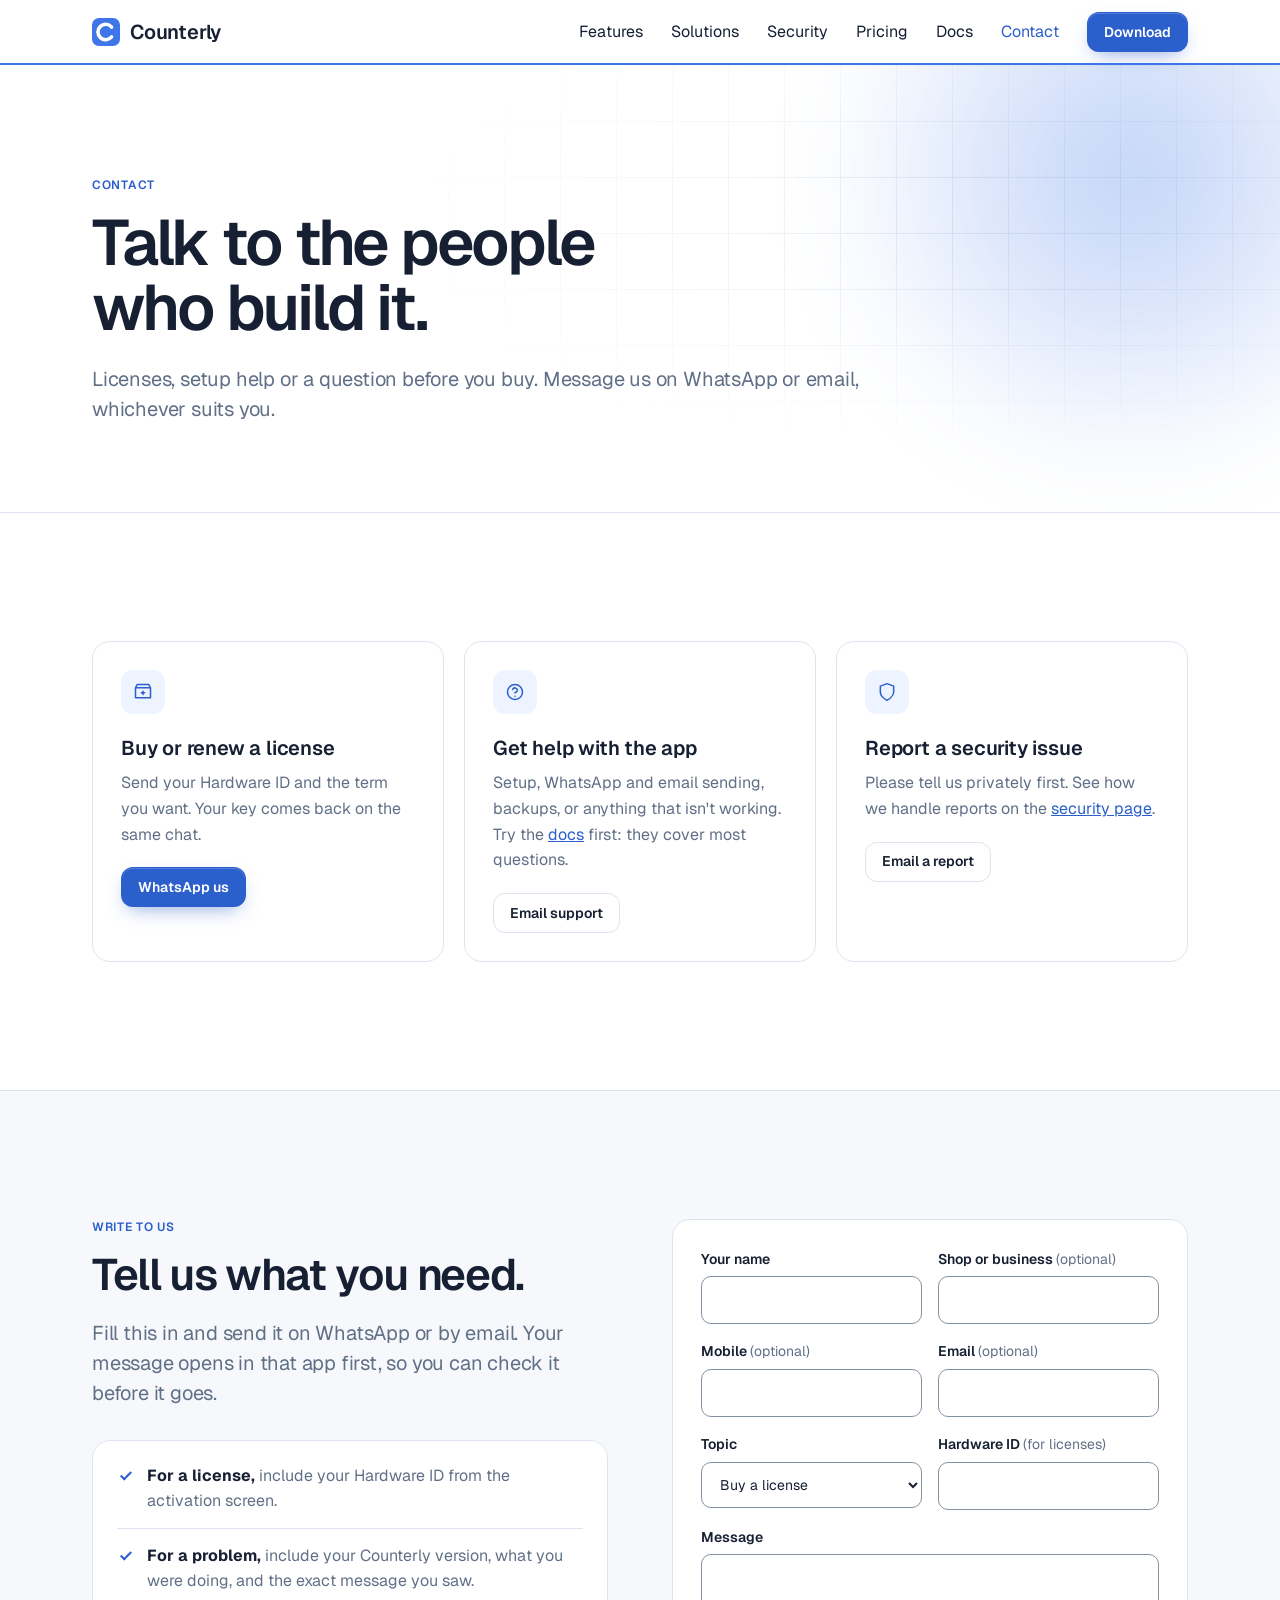
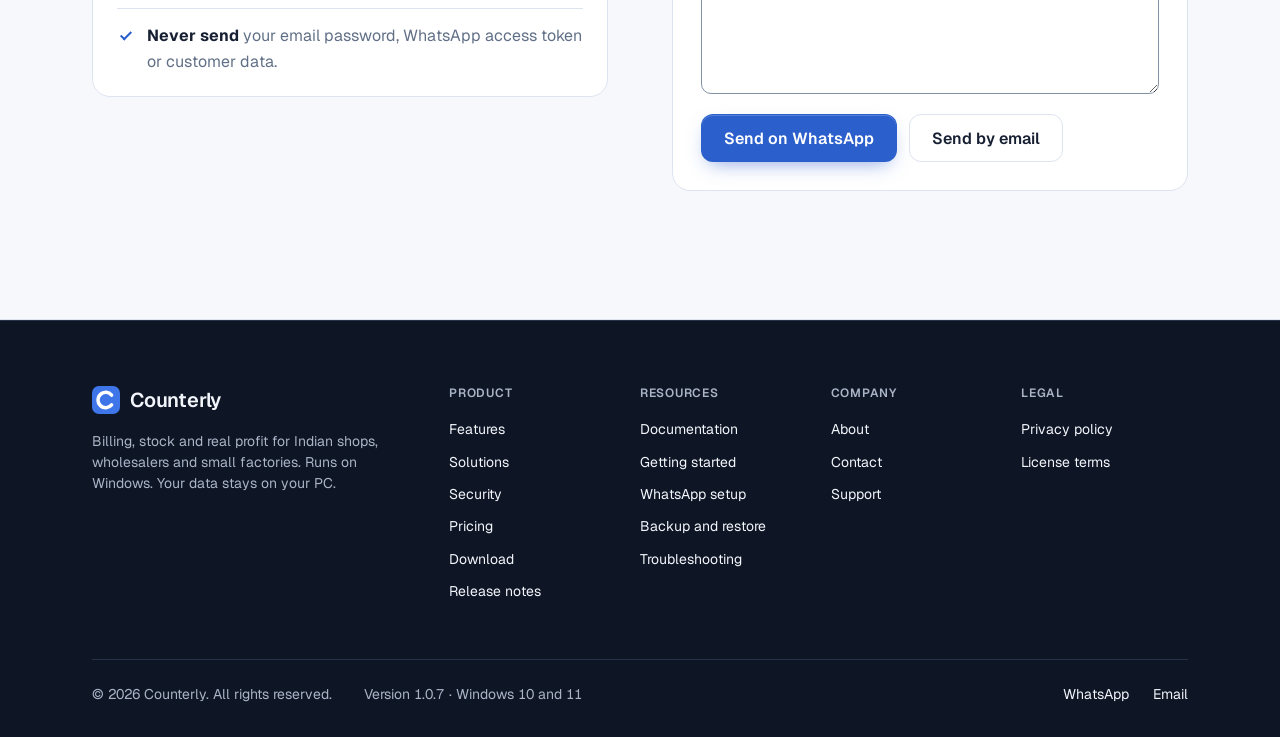
<file: contact.html>
<!doctype html>
<html lang="en-IN">
<head>
<meta charset="utf-8">
<meta name="viewport" content="width=device-width, initial-scale=1">
<title>Contact · Counterly</title>
<meta name="description" content="Buy a Counterly license, get help with the app, or report a security issue. Reach us on WhatsApp or email.">
<meta property="og:title" content="Contact · Counterly">
<meta property="og:description" content="Buy a Counterly license, get help with the app, or report a security issue. Reach us on WhatsApp or email.">
<meta property="og:type" content="website">
<meta name="theme-color" content="#ffffff">
<link rel="icon" href="favicon.svg" type="image/svg+xml">
<link rel="preconnect" href="https://fonts.googleapis.com">
<link rel="preconnect" href="https://fonts.gstatic.com" crossorigin>
<link rel="stylesheet" href="https://fonts.googleapis.com/css2?family=Geist:wght@400..700&display=swap">
<link rel="stylesheet" href="site.css">
<script>document.documentElement.className='js'+(matchMedia('(prefers-reduced-motion: reduce)').matches?'':' motion')</script>
<script src="site.js" defer></script>
</head>
<body>
<a class="skip" href="#main">Skip to content</a>
<header class="nav">
  <div class="wrap">
    <a class="brand s20" href="index.html" aria-label="Counterly home"><svg viewBox="0 0 40 40" aria-hidden="true"><rect width="40" height="40" rx="10" fill="#3E76EA"/><path d="M28 13a11 11 0 1 0 0 14" fill="none" stroke="#fff" stroke-width="5" stroke-linecap="round"/></svg>Counterly</a>
    <ul class="links">
      <li><a href="features.html">Features</a></li>
      <li><a href="solutions.html">Solutions</a></li>
      <li><a href="security.html">Security</a></li>
      <li><a href="pricing.html">Pricing</a></li>
      <li><a href="docs.html">Docs</a></li>
    </ul>
    <a class="navlink" aria-current="page" href="contact.html">Contact</a>
    <a class="btn sm" href="download.html">Download</a>
    <details class="menu">
      <summary aria-label="Menu"><svg class="i" viewBox="0 0 24 24" aria-hidden="true"><path d="M4 7h16M4 12h16M4 17h16"/></svg></summary>
      <nav aria-label="Site"><a href="features.html">Features</a><a href="solutions.html">Solutions</a><a href="security.html">Security</a><a href="pricing.html">Pricing</a><a href="docs.html">Docs</a><a href="about.html">About</a><a href="contact.html">Contact</a><a href="download.html">Download</a></nav>
    </details>
  </div>
</header>
<main id="main">
<section class="phero">
  <div class="glow g1" aria-hidden="true"></div>
  <div class="wrap">
    <p class="eyebrow">Contact</p>
    <h1>Talk to the people who build it.</h1>
    <p class="s20 muted">Licenses, setup help or a question before you buy. Message us on WhatsApp or email, whichever suits you.</p>
  </div>
</section>

<section>
  <div class="wrap">
    <!-- Replace 91XXXXXXXXXX and sales@counterly.example with your real WhatsApp number and email, here and in site.js. -->
    <div class="grid" style="margin-top:0">
      <article data-reveal style="--i:0">
        <span class="ico"><svg class="i" viewBox="0 0 24 24" aria-hidden="true"><path d="M21 7H3v12h18zM3 7l2-4h14l2 4M12 11v4m-2-2h4"/></svg></span>
        <h3>Buy or renew a license</h3>
        <p>Send your Hardware ID and the term you want. Your key comes back on the same chat.</p>
        <div class="cta" style="margin-top:20px"><a class="btn sm" href="https://wa.me/91XXXXXXXXXX?text=Hi%2C%20I%27d%20like%20a%20Counterly%20license.%0ATerm%3A%20%0AHardware%20ID%3A%20">WhatsApp us</a></div>
      </article>
      <article data-reveal style="--i:1" id="support">
        <span class="ico"><svg class="i" viewBox="0 0 24 24" aria-hidden="true"><circle cx="12" cy="12" r="9"/><path d="M9.1 9a3 3 0 0 1 5.8 1c0 2-3 3-3 3m.1 4h.01"/></svg></span>
        <h3>Get help with the app</h3>
        <p>Setup, WhatsApp and email sending, backups, or anything that isn't working. Try the <a href="docs.html">docs</a> first: they cover most questions.</p>
        <div class="cta" style="margin-top:20px"><a class="btn sm ghost" href="mailto:sales@counterly.example?subject=Counterly%20support">Email support</a></div>
      </article>
      <article data-reveal style="--i:2">
        <span class="ico"><svg class="i" viewBox="0 0 24 24" aria-hidden="true"><path d="M12 22s8-4 8-10V5l-8-3-8 3v7c0 6 8 10 8 10z"/></svg></span>
        <h3>Report a security issue</h3>
        <p>Please tell us privately first. See how we handle reports on the <a href="security.html#report">security page</a>.</p>
        <div class="cta" style="margin-top:20px"><a class="btn sm ghost" href="mailto:sales@counterly.example?subject=Security%20report">Email a report</a></div>
      </article>
    </div>
  </div>
</section>

<section class="band">
  <div class="wrap split" style="align-items:start">
    <div class="head" data-reveal>
      <p class="eyebrow">Write to us</p>
      <h2>Tell us what you need.</h2>
      <p class="s20 muted">Fill this in and send it on WhatsApp or by email. Your message opens in that app first, so you can check it before it goes.</p>
      <ul class="spec" style="margin-top:32px">
        <li><b>For a license,</b> include your Hardware ID from the activation screen.</li>
        <li><b>For a problem,</b> include your Counterly version, what you were doing, and the exact message you saw.</li>
        <li><b>Never send</b> your email password, WhatsApp access token or customer data.</li>
      </ul>
    </div>
    <form class="form" id="contact-form" action="mailto:sales@counterly.example" method="post" enctype="text/plain" data-reveal style="--i:1">
      <div class="row">
        <label>Your name<input name="name" autocomplete="name" required></label>
        <label>Shop or business <span class="opt">(optional)</span><input name="shop" autocomplete="organization"></label>
      </div>
      <div class="row">
        <label>Mobile <span class="opt">(optional)</span><input name="phone" type="tel" autocomplete="tel" inputmode="tel"></label>
        <label>Email <span class="opt">(optional)</span><input name="email" type="email" autocomplete="email"></label>
      </div>
      <div class="row">
        <label>Topic
          <select name="topic">
            <option>Buy a license</option>
            <option>Renew a license</option>
            <option>Help with the app</option>
            <option>Question before buying</option>
            <option>Something else</option>
          </select>
        </label>
        <label>Hardware ID <span class="opt">(for licenses)</span><input name="hwid" autocomplete="off" spellcheck="false"></label>
      </div>
      <label>Message<textarea name="message" required></textarea></label>
      <div class="actions">
        <button class="btn" type="submit" value="wa">Send on WhatsApp</button>
        <button class="btn ghost" type="submit" value="email">Send by email</button>
      </div>
    </form>
  </div>
</section>
</main>

<footer class="foot">
  <div class="wrap">
    <div class="foot-top">
      <div class="foot-brand">
        <a class="brand s20" href="index.html"><svg viewBox="0 0 40 40" aria-hidden="true"><rect width="40" height="40" rx="10" fill="#3E76EA"/><path d="M28 13a11 11 0 1 0 0 14" fill="none" stroke="#fff" stroke-width="5" stroke-linecap="round"/></svg>Counterly</a>
        <p class="s14">Billing, stock and real profit for Indian shops, wholesalers and small factories. Runs on Windows. Your data stays on your PC.</p>
      </div>
      <nav aria-label="Product"><h2>Product</h2><ul><li><a href="features.html">Features</a></li><li><a href="solutions.html">Solutions</a></li><li><a href="security.html">Security</a></li><li><a href="pricing.html">Pricing</a></li><li><a href="download.html">Download</a></li><li><a href="download.html#releases">Release notes</a></li></ul></nav>
      <nav aria-label="Resources"><h2>Resources</h2><ul><li><a href="docs.html">Documentation</a></li><li><a href="docs.html#start">Getting started</a></li><li><a href="docs.html#whatsapp">WhatsApp setup</a></li><li><a href="docs.html#backup">Backup and restore</a></li><li><a href="docs.html#trouble">Troubleshooting</a></li></ul></nav>
      <nav aria-label="Company"><h2>Company</h2><ul><li><a href="about.html">About</a></li><li><a href="contact.html">Contact</a></li><li><a href="contact.html#support">Support</a></li></ul></nav>
      <nav aria-label="Legal"><h2>Legal</h2><ul><li><a href="privacy.html">Privacy policy</a></li><li><a href="terms.html">License terms</a></li></ul></nav>
    </div>
    <div class="foot-bottom s14">
      <span>© 2026 Counterly. All rights reserved.</span>
      <span>Version 1.0.7 · Windows 10 and 11</span>
      <span class="foot-contact"><a href="https://wa.me/91XXXXXXXXXX">WhatsApp</a><a href="mailto:sales@counterly.example">Email</a></span>
    </div>
  </div>
</footer>
</body>
</html>
</file>
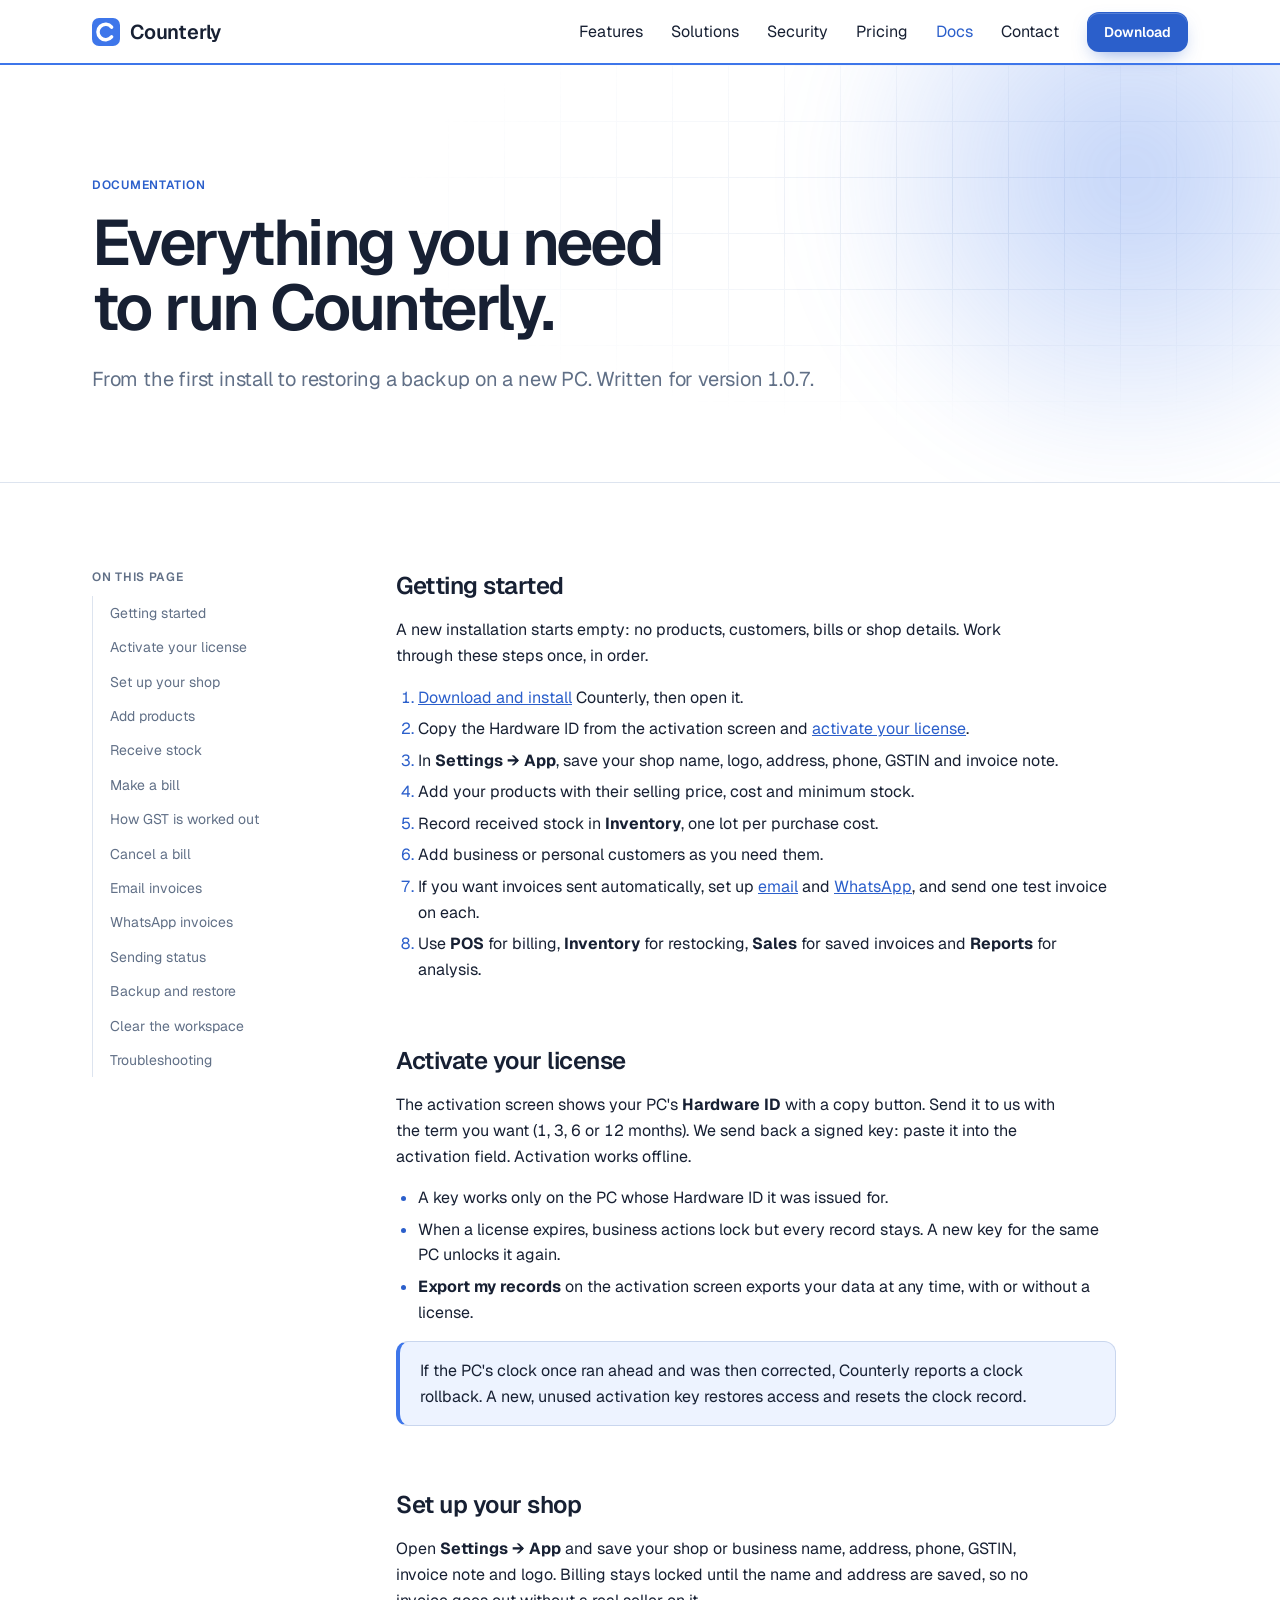
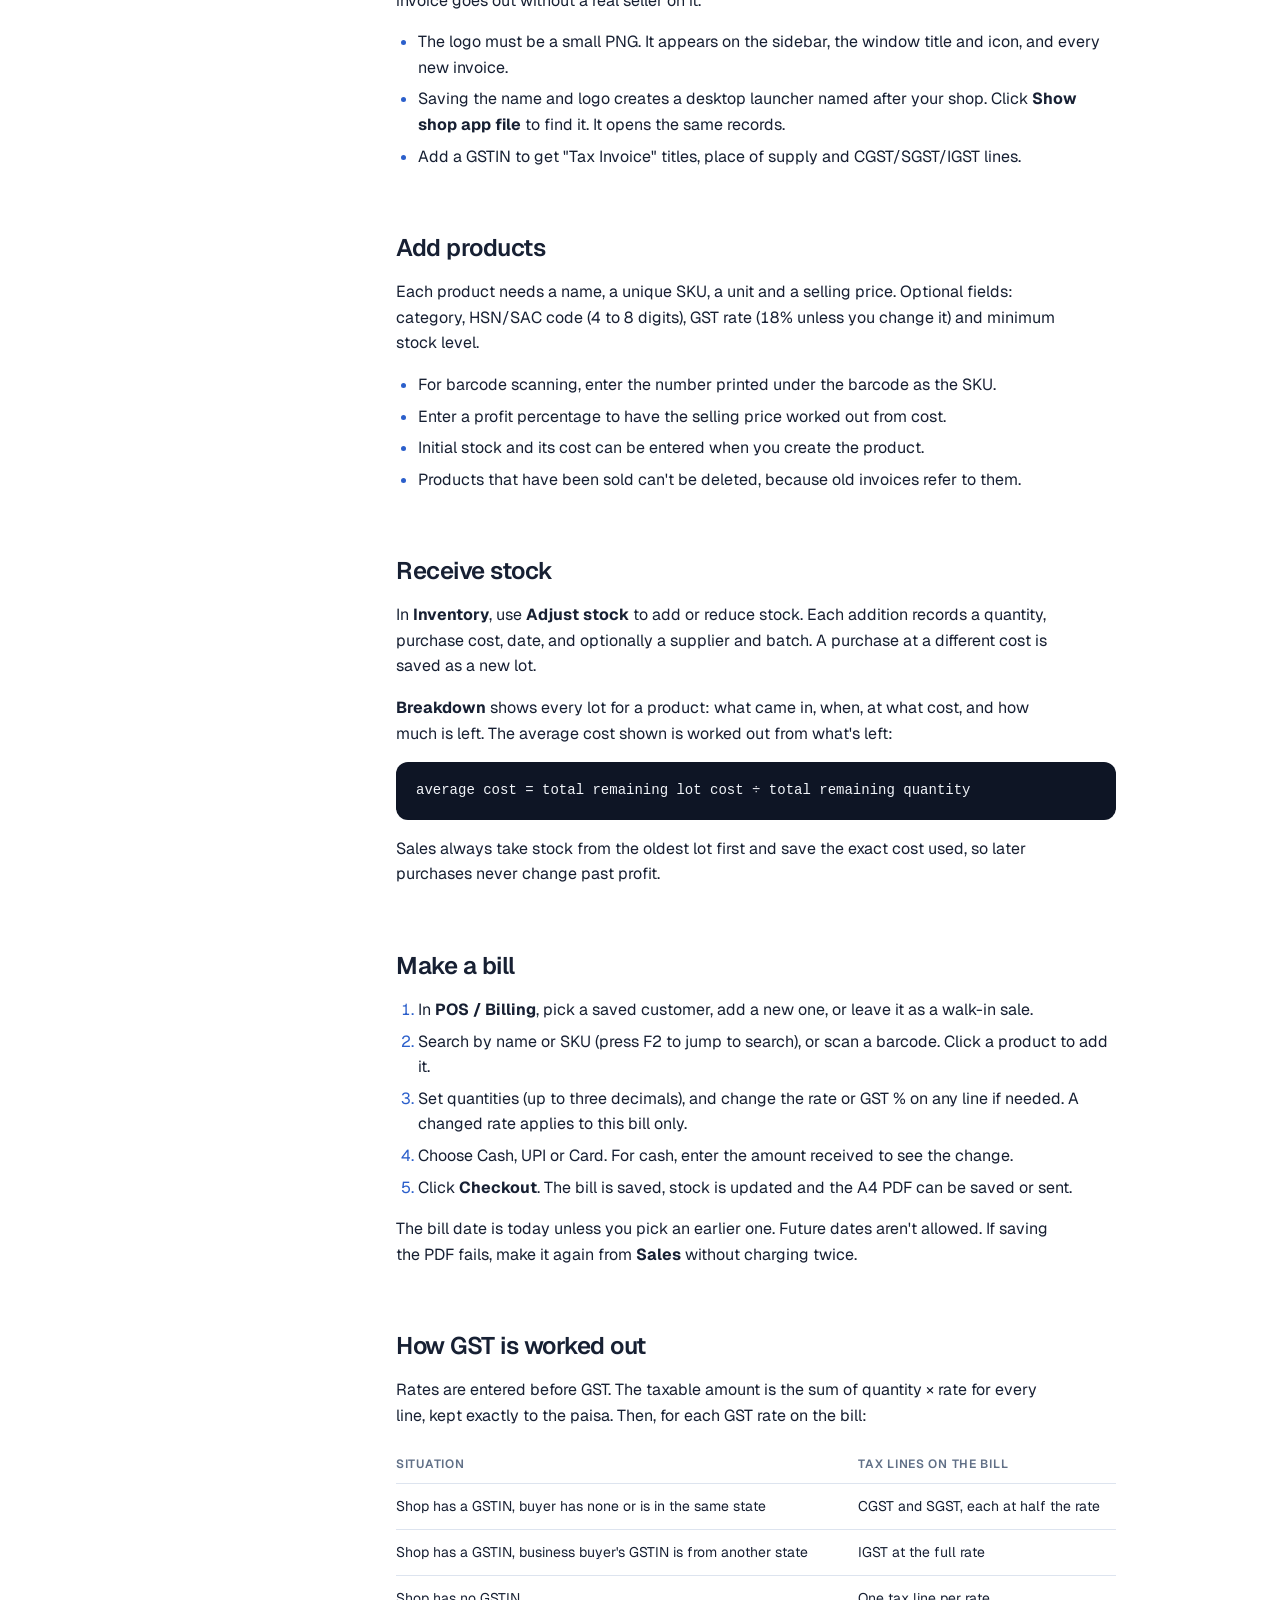
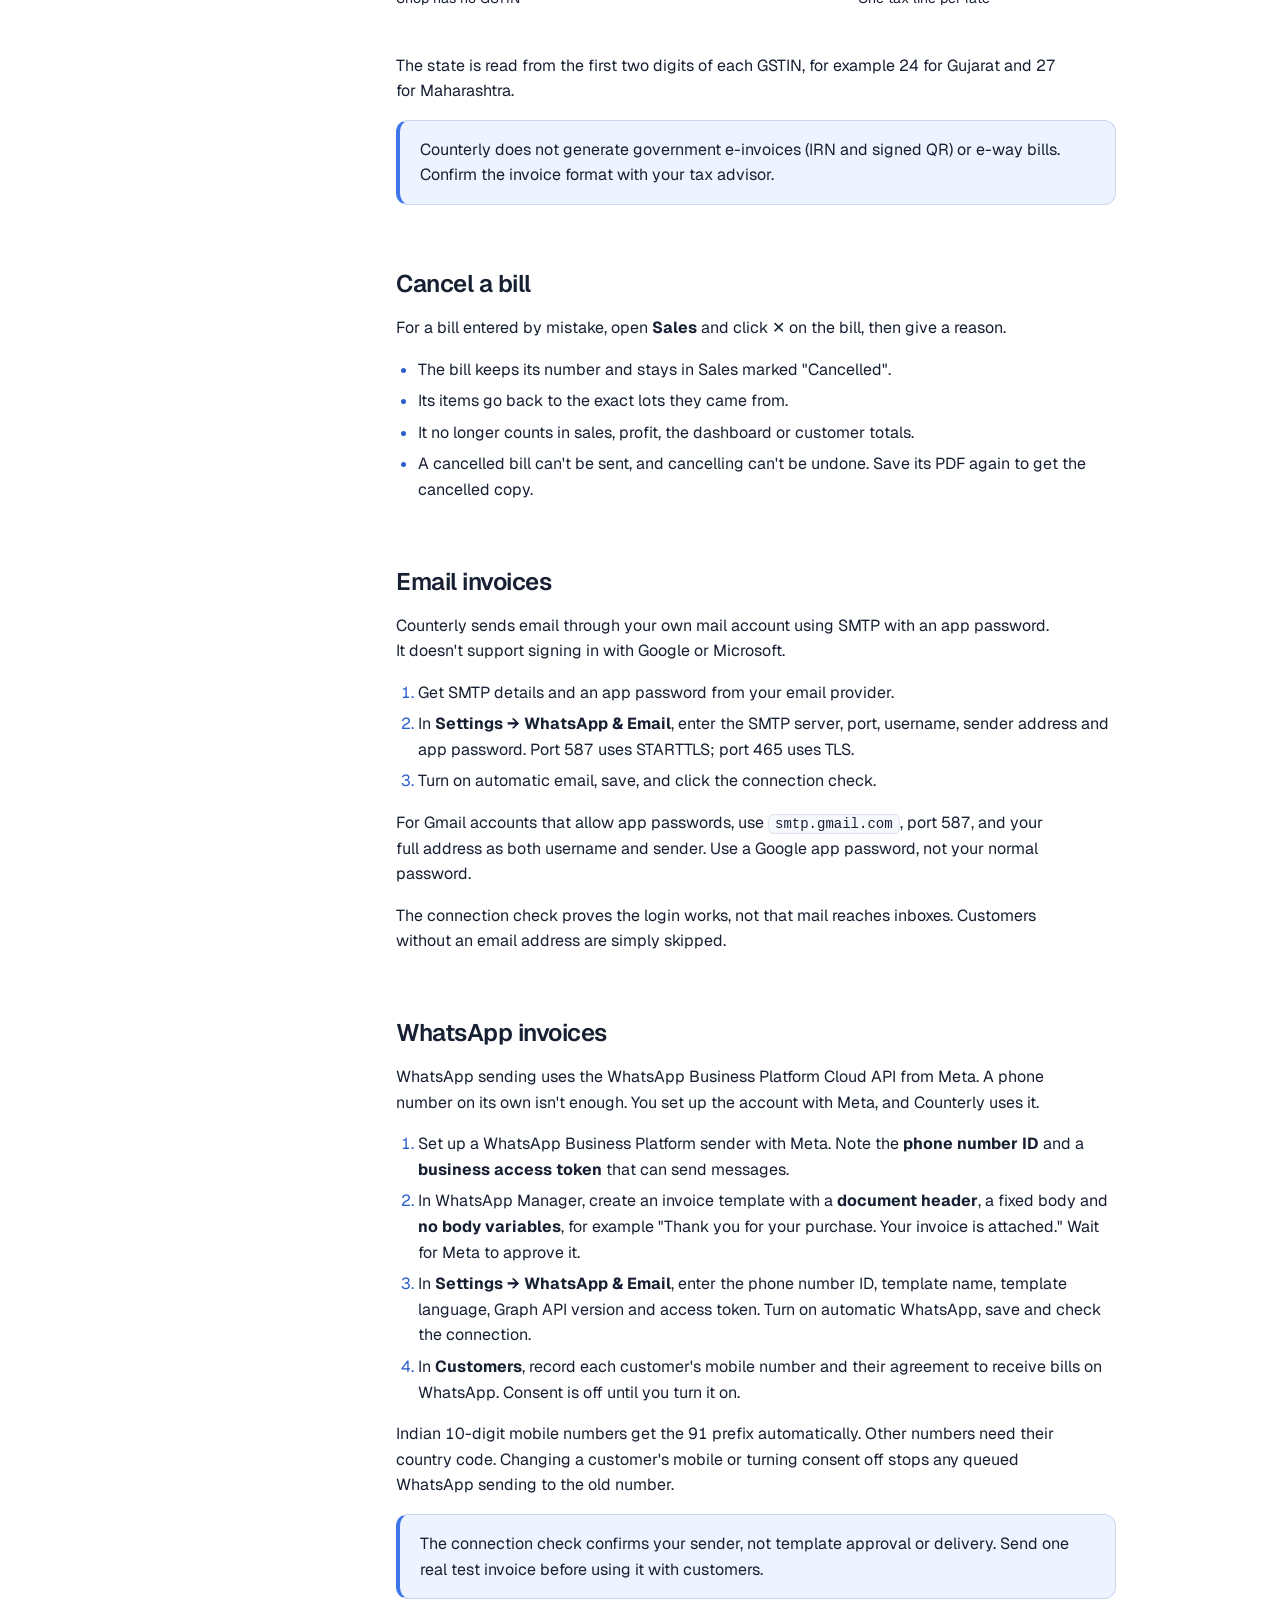
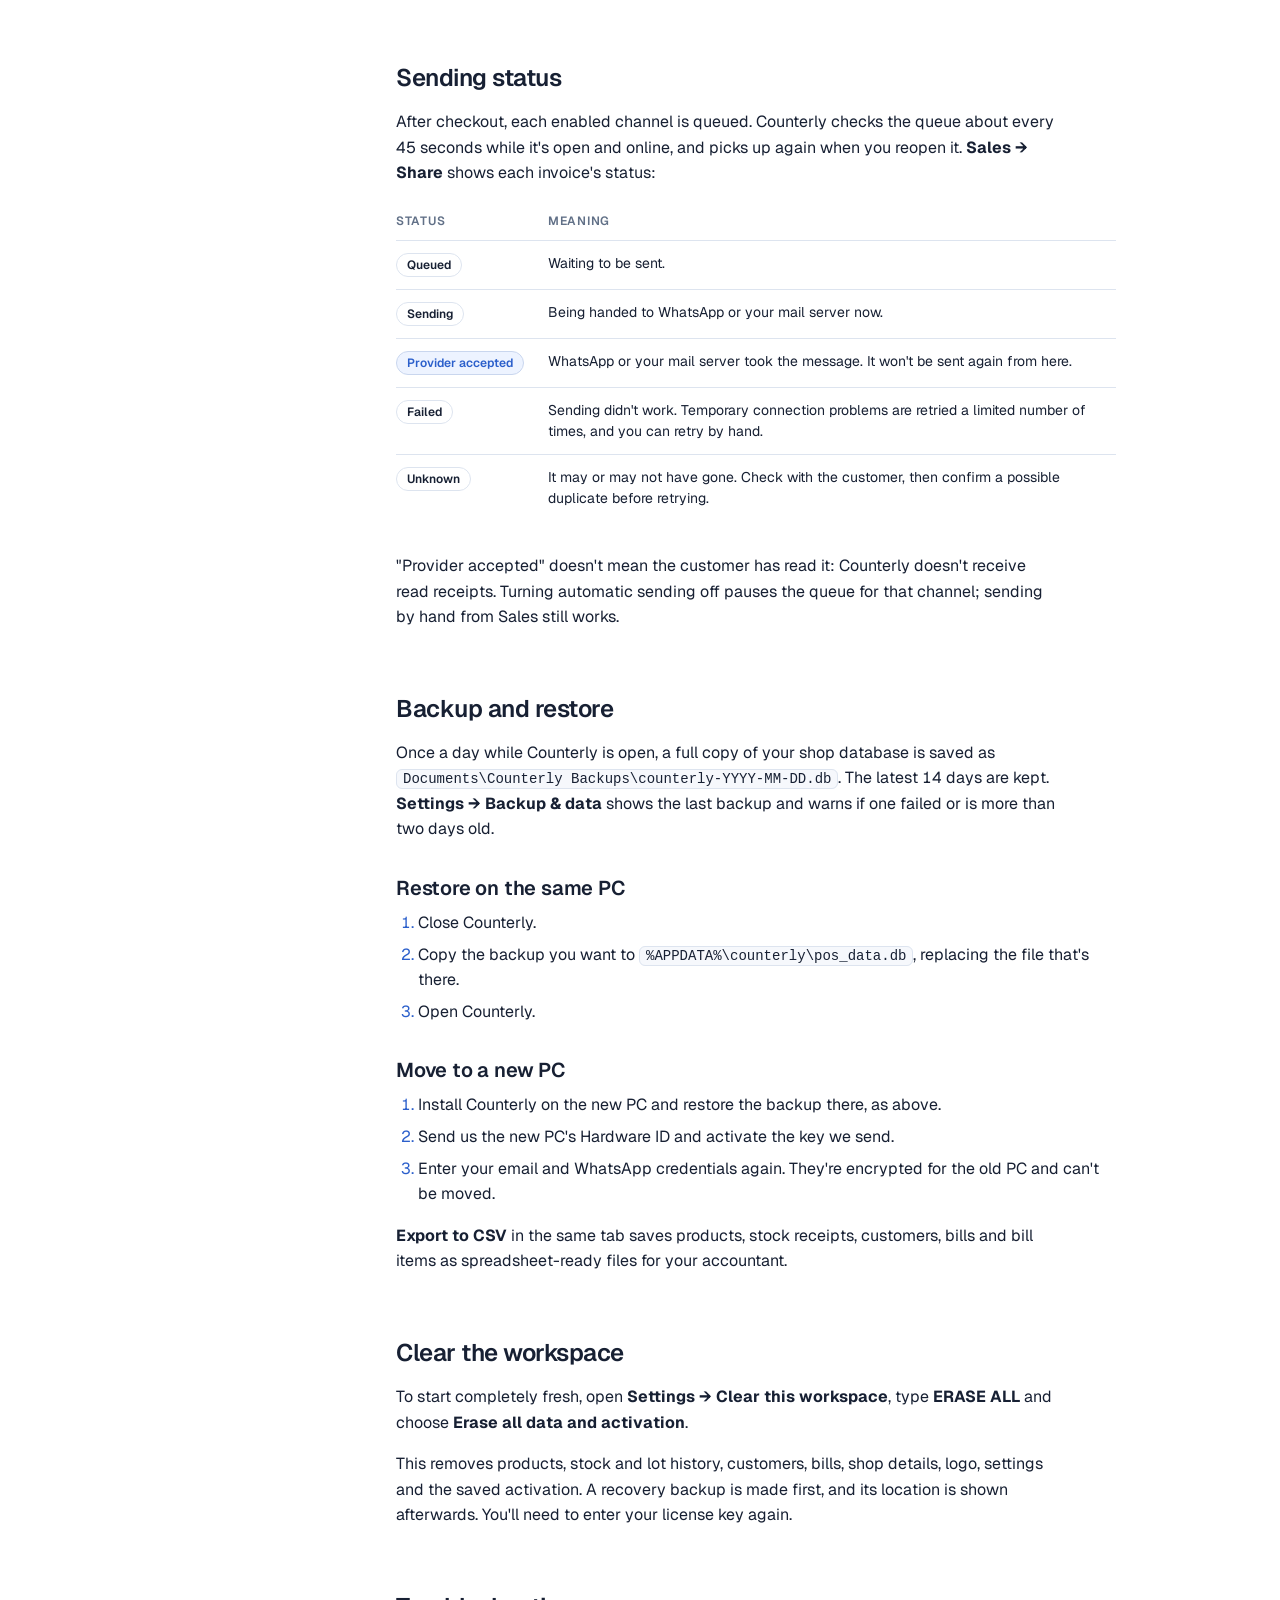
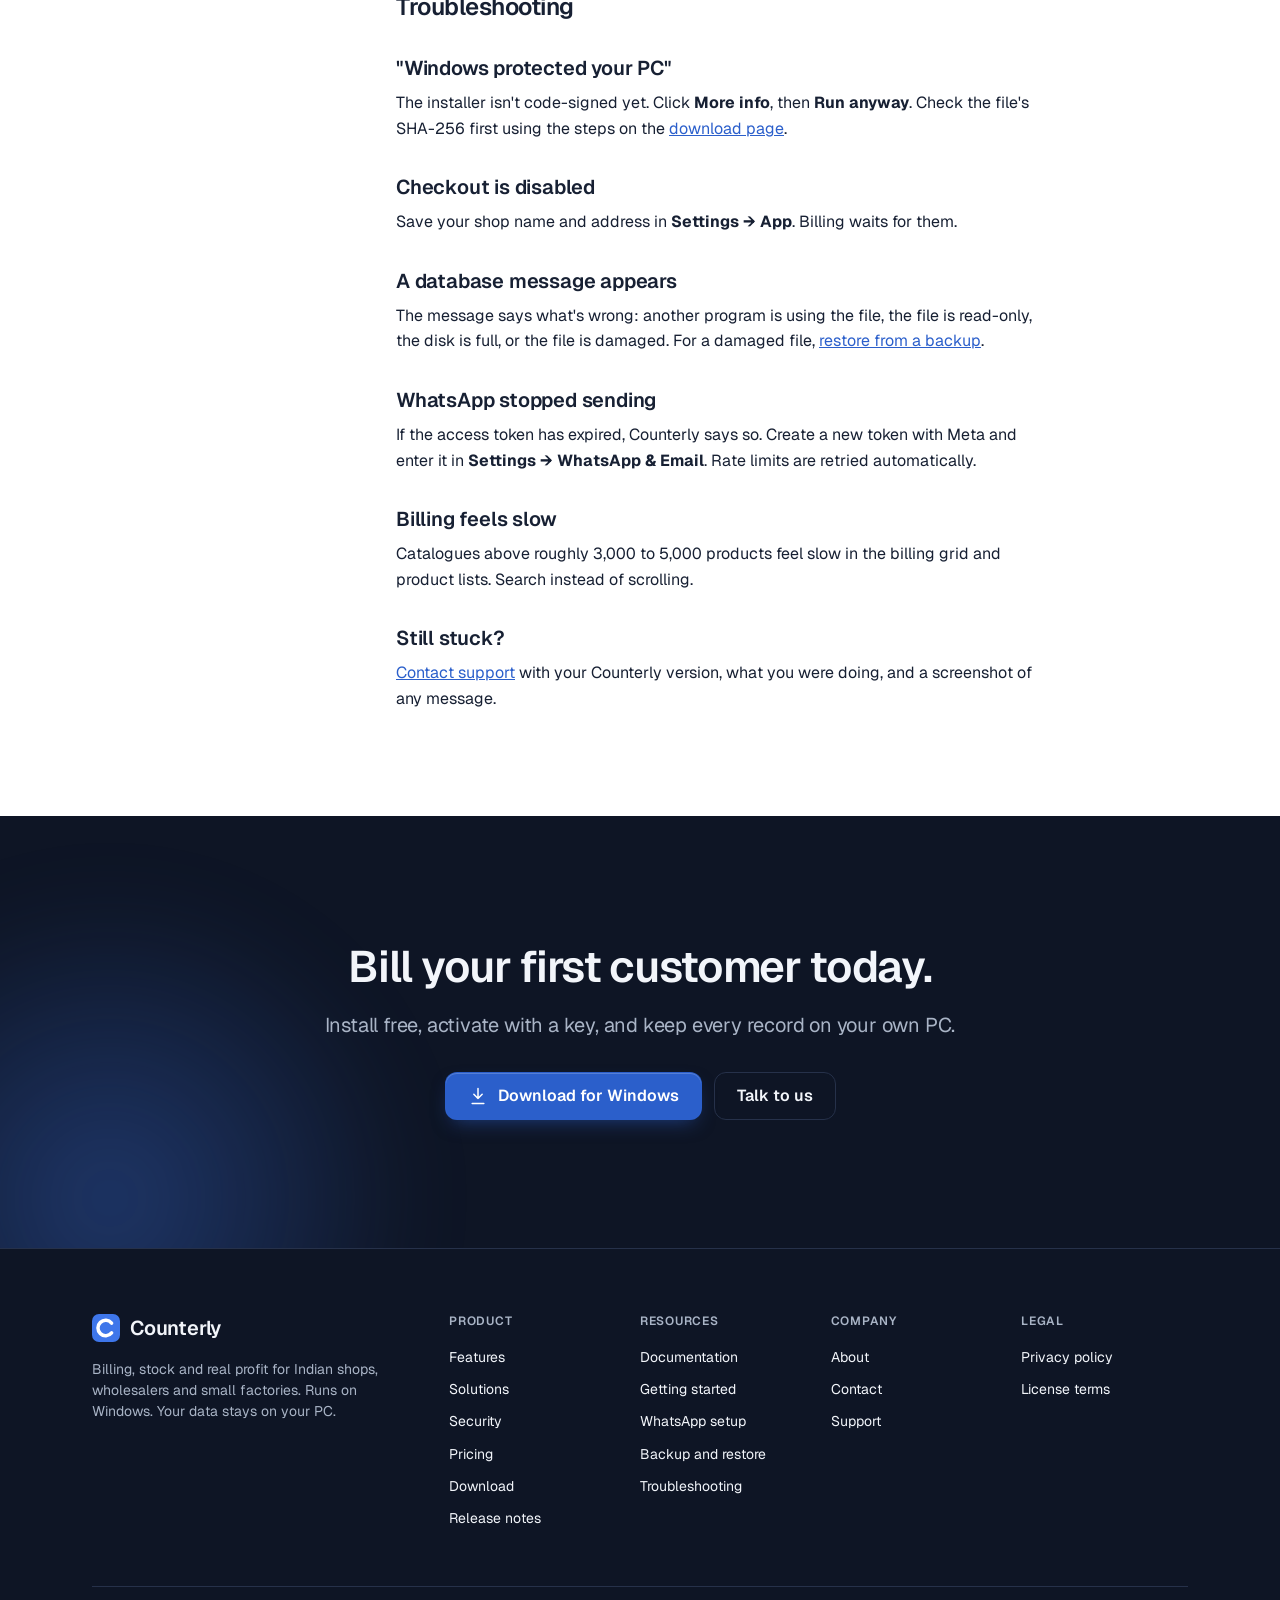
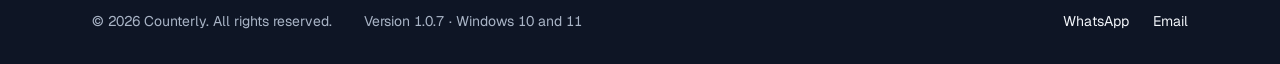
<file: docs.html>
<!doctype html>
<html lang="en-IN">
<head>
<meta charset="utf-8">
<meta name="viewport" content="width=device-width, initial-scale=1">
<title>Documentation · Counterly</title>
<meta name="description" content="How to install, activate and set up Counterly, add products and stock, make GST bills, send invoices on WhatsApp and email, and back up and restore your data.">
<meta property="og:title" content="Documentation · Counterly">
<meta property="og:description" content="How to install, activate and set up Counterly, add products and stock, make GST bills, send invoices on WhatsApp and email, and back up and restore your data.">
<meta property="og:type" content="website">
<meta name="theme-color" content="#ffffff">
<link rel="icon" href="favicon.svg" type="image/svg+xml">
<link rel="preconnect" href="https://fonts.googleapis.com">
<link rel="preconnect" href="https://fonts.gstatic.com" crossorigin>
<link rel="stylesheet" href="https://fonts.googleapis.com/css2?family=Geist:wght@400..700&display=swap">
<link rel="stylesheet" href="site.css">
<script>document.documentElement.className='js'+(matchMedia('(prefers-reduced-motion: reduce)').matches?'':' motion')</script>
<script src="site.js" defer></script>
</head>
<body>
<a class="skip" href="#main">Skip to content</a>
<header class="nav">
  <div class="wrap">
    <a class="brand s20" href="index.html" aria-label="Counterly home"><svg viewBox="0 0 40 40" aria-hidden="true"><rect width="40" height="40" rx="10" fill="#3E76EA"/><path d="M28 13a11 11 0 1 0 0 14" fill="none" stroke="#fff" stroke-width="5" stroke-linecap="round"/></svg>Counterly</a>
    <ul class="links">
      <li><a href="features.html">Features</a></li>
      <li><a href="solutions.html">Solutions</a></li>
      <li><a href="security.html">Security</a></li>
      <li><a href="pricing.html">Pricing</a></li>
      <li><a aria-current="page" href="docs.html">Docs</a></li>
    </ul>
    <a class="navlink" href="contact.html">Contact</a>
    <a class="btn sm" href="download.html">Download</a>
    <details class="menu">
      <summary aria-label="Menu"><svg class="i" viewBox="0 0 24 24" aria-hidden="true"><path d="M4 7h16M4 12h16M4 17h16"/></svg></summary>
      <nav aria-label="Site"><a href="features.html">Features</a><a href="solutions.html">Solutions</a><a href="security.html">Security</a><a href="pricing.html">Pricing</a><a aria-current="page" href="docs.html">Docs</a><a href="about.html">About</a><a href="contact.html">Contact</a><a href="download.html">Download</a></nav>
    </details>
  </div>
</header>
<main id="main">
<section class="phero">
  <div class="glow g1" aria-hidden="true"></div>
  <div class="wrap">
    <p class="eyebrow">Documentation</p>
    <h1>Everything you need to run Counterly.</h1>
    <p class="s20 muted">From the first install to restoring a backup on a new PC. Written for version 1.0.7.</p>
  </div>
</section>

<div class="wrap docs">
  <nav class="toc" aria-label="On this page">
    <h2>On this page</h2>
    <ol>
      <li><a href="#start">Getting started</a></li>
      <li><a href="#activate">Activate your license</a></li>
      <li><a href="#shop">Set up your shop</a></li>
      <li><a href="#products">Add products</a></li>
      <li><a href="#stock">Receive stock</a></li>
      <li><a href="#billing">Make a bill</a></li>
      <li><a href="#gst">How GST is worked out</a></li>
      <li><a href="#cancel">Cancel a bill</a></li>
      <li><a href="#email">Email invoices</a></li>
      <li><a href="#whatsapp">WhatsApp invoices</a></li>
      <li><a href="#status">Sending status</a></li>
      <li><a href="#backup">Backup and restore</a></li>
      <li><a href="#reset">Clear the workspace</a></li>
      <li><a href="#trouble">Troubleshooting</a></li>
    </ol>
  </nav>

  <article class="prose">
    <section id="start">
      <h2>Getting started</h2>
      <p>A new installation starts empty: no products, customers, bills or shop details. Work through these steps once, in order.</p>
      <ol>
        <li><a href="download.html">Download and install</a> Counterly, then open it.</li>
        <li>Copy the Hardware ID from the activation screen and <a href="#activate">activate your license</a>.</li>
        <li>In <b>Settings → App</b>, save your shop name, logo, address, phone, GSTIN and invoice note.</li>
        <li>Add your products with their selling price, cost and minimum stock.</li>
        <li>Record received stock in <b>Inventory</b>, one lot per purchase cost.</li>
        <li>Add business or personal customers as you need them.</li>
        <li>If you want invoices sent automatically, set up <a href="#email">email</a> and <a href="#whatsapp">WhatsApp</a>, and send one test invoice on each.</li>
        <li>Use <b>POS</b> for billing, <b>Inventory</b> for restocking, <b>Sales</b> for saved invoices and <b>Reports</b> for analysis.</li>
      </ol>
    </section>

    <section id="activate">
      <h2>Activate your license</h2>
      <p>The activation screen shows your PC's <b>Hardware ID</b> with a copy button. Send it to us with the term you want (1, 3, 6 or 12 months). We send back a signed key: paste it into the activation field. Activation works offline.</p>
      <ul>
        <li>A key works only on the PC whose Hardware ID it was issued for.</li>
        <li>When a license expires, business actions lock but every record stays. A new key for the same PC unlocks it again.</li>
        <li><b>Export my records</b> on the activation screen exports your data at any time, with or without a license.</li>
      </ul>
      <div class="note"><p>If the PC's clock once ran ahead and was then corrected, Counterly reports a clock rollback. A new, unused activation key restores access and resets the clock record.</p></div>
    </section>

    <section id="shop">
      <h2>Set up your shop</h2>
      <p>Open <b>Settings → App</b> and save your shop or business name, address, phone, GSTIN, invoice note and logo. Billing stays locked until the name and address are saved, so no invoice goes out without a real seller on it.</p>
      <ul>
        <li>The logo must be a small PNG. It appears on the sidebar, the window title and icon, and every new invoice.</li>
        <li>Saving the name and logo creates a desktop launcher named after your shop. Click <b>Show shop app file</b> to find it. It opens the same records.</li>
        <li>Add a GSTIN to get "Tax Invoice" titles, place of supply and CGST/SGST/IGST lines.</li>
      </ul>
    </section>

    <section id="products">
      <h2>Add products</h2>
      <p>Each product needs a name, a unique SKU, a unit and a selling price. Optional fields: category, HSN/SAC code (4 to 8 digits), GST rate (18% unless you change it) and minimum stock level.</p>
      <ul>
        <li>For barcode scanning, enter the number printed under the barcode as the SKU.</li>
        <li>Enter a profit percentage to have the selling price worked out from cost.</li>
        <li>Initial stock and its cost can be entered when you create the product.</li>
        <li>Products that have been sold can't be deleted, because old invoices refer to them.</li>
      </ul>
    </section>

    <section id="stock">
      <h2>Receive stock</h2>
      <p>In <b>Inventory</b>, use <b>Adjust stock</b> to add or reduce stock. Each addition records a quantity, purchase cost, date, and optionally a supplier and batch. A purchase at a different cost is saved as a new lot.</p>
      <p><b>Breakdown</b> shows every lot for a product: what came in, when, at what cost, and how much is left. The average cost shown is worked out from what's left:</p>
      <pre><code>average cost = total remaining lot cost ÷ total remaining quantity</code></pre>
      <p>Sales always take stock from the oldest lot first and save the exact cost used, so later purchases never change past profit.</p>
    </section>

    <section id="billing">
      <h2>Make a bill</h2>
      <ol>
        <li>In <b>POS / Billing</b>, pick a saved customer, add a new one, or leave it as a walk-in sale.</li>
        <li>Search by name or SKU (press F2 to jump to search), or scan a barcode. Click a product to add it.</li>
        <li>Set quantities (up to three decimals), and change the rate or GST % on any line if needed. A changed rate applies to this bill only.</li>
        <li>Choose Cash, UPI or Card. For cash, enter the amount received to see the change.</li>
        <li>Click <b>Checkout</b>. The bill is saved, stock is updated and the A4 PDF can be saved or sent.</li>
      </ol>
      <p>The bill date is today unless you pick an earlier one. Future dates aren't allowed. If saving the PDF fails, make it again from <b>Sales</b> without charging twice.</p>
    </section>

    <section id="gst">
      <h2>How GST is worked out</h2>
      <p>Rates are entered before GST. The taxable amount is the sum of quantity × rate for every line, kept exactly to the paisa. Then, for each GST rate on the bill:</p>
      <div class="scroll">
        <table class="table s14">
          <thead><tr><th>Situation</th><th>Tax lines on the bill</th></tr></thead>
          <tbody>
            <tr><td>Shop has a GSTIN, buyer has none or is in the same state</td><td>CGST and SGST, each at half the rate</td></tr>
            <tr><td>Shop has a GSTIN, business buyer's GSTIN is from another state</td><td>IGST at the full rate</td></tr>
            <tr><td>Shop has no GSTIN</td><td>One tax line per rate</td></tr>
          </tbody>
        </table>
      </div>
      <p>The state is read from the first two digits of each GSTIN, for example 24 for Gujarat and 27 for Maharashtra.</p>
      <div class="note"><p>Counterly does not generate government e-invoices (IRN and signed QR) or e-way bills. Confirm the invoice format with your tax advisor.</p></div>
    </section>

    <section id="cancel">
      <h2>Cancel a bill</h2>
      <p>For a bill entered by mistake, open <b>Sales</b> and click <b>✕</b> on the bill, then give a reason.</p>
      <ul>
        <li>The bill keeps its number and stays in Sales marked "Cancelled".</li>
        <li>Its items go back to the exact lots they came from.</li>
        <li>It no longer counts in sales, profit, the dashboard or customer totals.</li>
        <li>A cancelled bill can't be sent, and cancelling can't be undone. Save its PDF again to get the cancelled copy.</li>
      </ul>
    </section>

    <section id="email">
      <h2>Email invoices</h2>
      <p>Counterly sends email through your own mail account using SMTP with an app password. It doesn't support signing in with Google or Microsoft.</p>
      <ol>
        <li>Get SMTP details and an app password from your email provider.</li>
        <li>In <b>Settings → WhatsApp &amp; Email</b>, enter the SMTP server, port, username, sender address and app password. Port 587 uses STARTTLS; port 465 uses TLS.</li>
        <li>Turn on automatic email, save, and click the connection check.</li>
      </ol>
      <p>For Gmail accounts that allow app passwords, use <code>smtp.gmail.com</code>, port 587, and your full address as both username and sender. Use a Google app password, not your normal password.</p>
      <p>The connection check proves the login works, not that mail reaches inboxes. Customers without an email address are simply skipped.</p>
    </section>

    <section id="whatsapp">
      <h2>WhatsApp invoices</h2>
      <p>WhatsApp sending uses the WhatsApp Business Platform Cloud API from Meta. A phone number on its own isn't enough. You set up the account with Meta, and Counterly uses it.</p>
      <ol>
        <li>Set up a WhatsApp Business Platform sender with Meta. Note the <b>phone number ID</b> and a <b>business access token</b> that can send messages.</li>
        <li>In WhatsApp Manager, create an invoice template with a <b>document header</b>, a fixed body and <b>no body variables</b>, for example "Thank you for your purchase. Your invoice is attached." Wait for Meta to approve it.</li>
        <li>In <b>Settings → WhatsApp &amp; Email</b>, enter the phone number ID, template name, template language, Graph API version and access token. Turn on automatic WhatsApp, save and check the connection.</li>
        <li>In <b>Customers</b>, record each customer's mobile number and their agreement to receive bills on WhatsApp. Consent is off until you turn it on.</li>
      </ol>
      <p>Indian 10-digit mobile numbers get the 91 prefix automatically. Other numbers need their country code. Changing a customer's mobile or turning consent off stops any queued WhatsApp sending to the old number.</p>
      <div class="note"><p>The connection check confirms your sender, not template approval or delivery. Send one real test invoice before using it with customers.</p></div>
    </section>

    <section id="status">
      <h2>Sending status</h2>
      <p>After checkout, each enabled channel is queued. Counterly checks the queue about every 45 seconds while it's open and online, and picks up again when you reopen it. <b>Sales → Share</b> shows each invoice's status:</p>
      <div class="scroll">
        <table class="table s14">
          <thead><tr><th>Status</th><th>Meaning</th></tr></thead>
          <tbody>
            <tr><td><span class="status">Queued</span></td><td>Waiting to be sent.</td></tr>
            <tr><td><span class="status">Sending</span></td><td>Being handed to WhatsApp or your mail server now.</td></tr>
            <tr><td><span class="status ok">Provider accepted</span></td><td>WhatsApp or your mail server took the message. It won't be sent again from here.</td></tr>
            <tr><td><span class="status">Failed</span></td><td>Sending didn't work. Temporary connection problems are retried a limited number of times, and you can retry by hand.</td></tr>
            <tr><td><span class="status">Unknown</span></td><td>It may or may not have gone. Check with the customer, then confirm a possible duplicate before retrying.</td></tr>
          </tbody>
        </table>
      </div>
      <p>"Provider accepted" doesn't mean the customer has read it: Counterly doesn't receive read receipts. Turning automatic sending off pauses the queue for that channel; sending by hand from Sales still works.</p>
    </section>

    <section id="backup">
      <h2>Backup and restore</h2>
      <p>Once a day while Counterly is open, a full copy of your shop database is saved as <code>Documents\Counterly Backups\counterly-YYYY-MM-DD.db</code>. The latest 14 days are kept. <b>Settings → Backup &amp; data</b> shows the last backup and warns if one failed or is more than two days old.</p>
      <h3>Restore on the same PC</h3>
      <ol>
        <li>Close Counterly.</li>
        <li>Copy the backup you want to <code>%APPDATA%\counterly\pos_data.db</code>, replacing the file that's there.</li>
        <li>Open Counterly.</li>
      </ol>
      <h3>Move to a new PC</h3>
      <ol>
        <li>Install Counterly on the new PC and restore the backup there, as above.</li>
        <li>Send us the new PC's Hardware ID and activate the key we send.</li>
        <li>Enter your email and WhatsApp credentials again. They're encrypted for the old PC and can't be moved.</li>
      </ol>
      <p><b>Export to CSV</b> in the same tab saves products, stock receipts, customers, bills and bill items as spreadsheet-ready files for your accountant.</p>
    </section>

    <section id="reset">
      <h2>Clear the workspace</h2>
      <p>To start completely fresh, open <b>Settings → Clear this workspace</b>, type <b>ERASE ALL</b> and choose <b>Erase all data and activation</b>.</p>
      <p>This removes products, stock and lot history, customers, bills, shop details, logo, settings and the saved activation. A recovery backup is made first, and its location is shown afterwards. You'll need to enter your license key again.</p>
    </section>

    <section id="trouble">
      <h2>Troubleshooting</h2>
      <h3>"Windows protected your PC"</h3>
      <p>The installer isn't code-signed yet. Click <b>More info</b>, then <b>Run anyway</b>. Check the file's SHA-256 first using the steps on the <a href="download.html#verify">download page</a>.</p>
      <h3>Checkout is disabled</h3>
      <p>Save your shop name and address in <b>Settings → App</b>. Billing waits for them.</p>
      <h3>A database message appears</h3>
      <p>The message says what's wrong: another program is using the file, the file is read-only, the disk is full, or the file is damaged. For a damaged file, <a href="#backup">restore from a backup</a>.</p>
      <h3>WhatsApp stopped sending</h3>
      <p>If the access token has expired, Counterly says so. Create a new token with Meta and enter it in <b>Settings → WhatsApp &amp; Email</b>. Rate limits are retried automatically.</p>
      <h3>Billing feels slow</h3>
      <p>Catalogues above roughly 3,000 to 5,000 products feel slow in the billing grid and product lists. Search instead of scrolling.</p>
      <h3>Still stuck?</h3>
      <p><a href="contact.html#support">Contact support</a> with your Counterly version, what you were doing, and a screenshot of any message.</p>
    </section>
  </article>
</div>

<section class="night cta-band">
  <div class="glow g1" aria-hidden="true"></div>
  <div class="wrap" data-reveal>
    <h2>Bill your first customer today.</h2>
    <p class="s20 muted" style="margin-top:20px">Install free, activate with a key, and keep every record on your own PC.</p>
    <div class="cta" style="justify-content:center">
      <a class="btn" href="download.html"><svg class="i down" viewBox="0 0 24 24" aria-hidden="true"><path d="M12 3v12m0 0-5-5m5 5 5-5M5 21h14"/></svg>Download for Windows</a>
      <a class="btn ghost-dark" href="contact.html">Talk to us</a>
    </div>
  </div>
</section>

</main>

<footer class="foot">
  <div class="wrap">
    <div class="foot-top">
      <div class="foot-brand">
        <a class="brand s20" href="index.html"><svg viewBox="0 0 40 40" aria-hidden="true"><rect width="40" height="40" rx="10" fill="#3E76EA"/><path d="M28 13a11 11 0 1 0 0 14" fill="none" stroke="#fff" stroke-width="5" stroke-linecap="round"/></svg>Counterly</a>
        <p class="s14">Billing, stock and real profit for Indian shops, wholesalers and small factories. Runs on Windows. Your data stays on your PC.</p>
      </div>
      <nav aria-label="Product"><h2>Product</h2><ul><li><a href="features.html">Features</a></li><li><a href="solutions.html">Solutions</a></li><li><a href="security.html">Security</a></li><li><a href="pricing.html">Pricing</a></li><li><a href="download.html">Download</a></li><li><a href="download.html#releases">Release notes</a></li></ul></nav>
      <nav aria-label="Resources"><h2>Resources</h2><ul><li><a href="docs.html">Documentation</a></li><li><a href="docs.html#start">Getting started</a></li><li><a href="docs.html#whatsapp">WhatsApp setup</a></li><li><a href="docs.html#backup">Backup and restore</a></li><li><a href="docs.html#trouble">Troubleshooting</a></li></ul></nav>
      <nav aria-label="Company"><h2>Company</h2><ul><li><a href="about.html">About</a></li><li><a href="contact.html">Contact</a></li><li><a href="contact.html#support">Support</a></li></ul></nav>
      <nav aria-label="Legal"><h2>Legal</h2><ul><li><a href="privacy.html">Privacy policy</a></li><li><a href="terms.html">License terms</a></li></ul></nav>
    </div>
    <div class="foot-bottom s14">
      <span>© 2026 Counterly. All rights reserved.</span>
      <span>Version 1.0.7 · Windows 10 and 11</span>
      <span class="foot-contact"><a href="https://wa.me/91XXXXXXXXXX">WhatsApp</a><a href="mailto:sales@counterly.example">Email</a></span>
    </div>
  </div>
</footer>
</body>
</html>
</file>
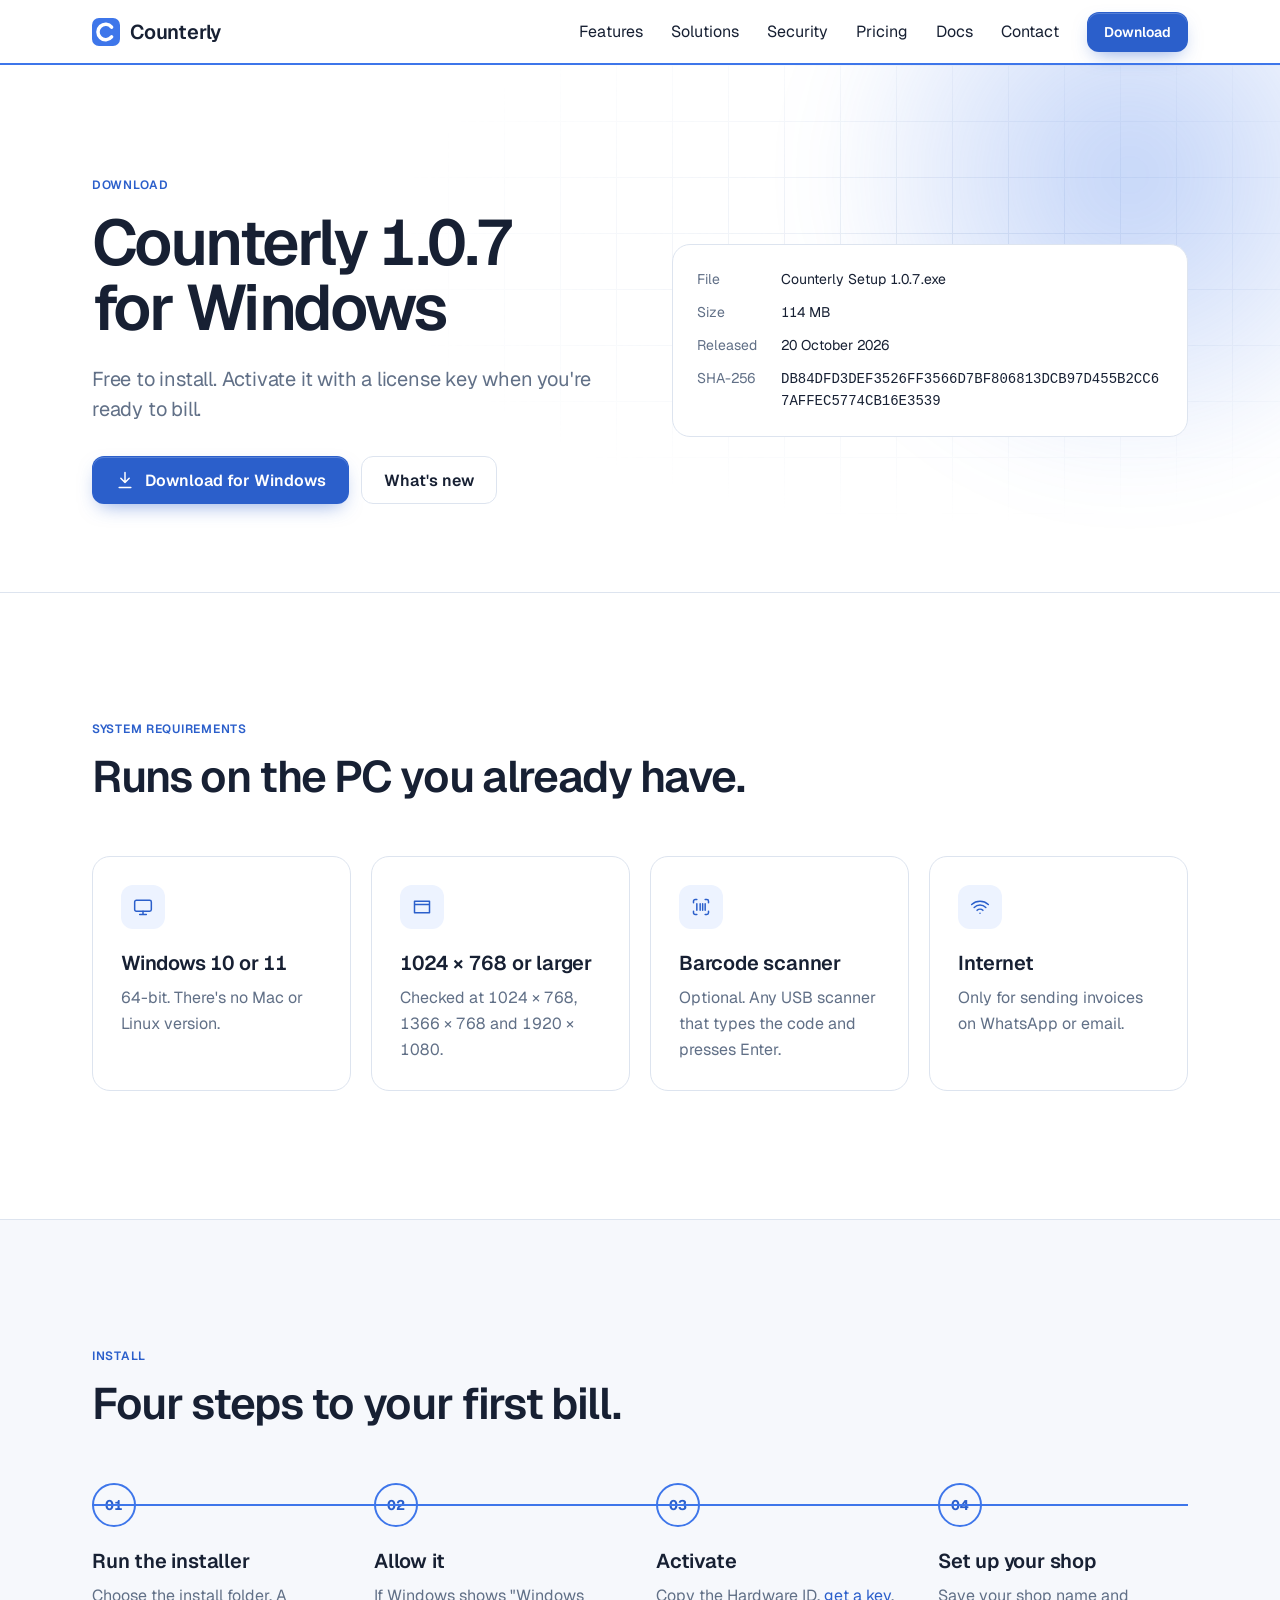
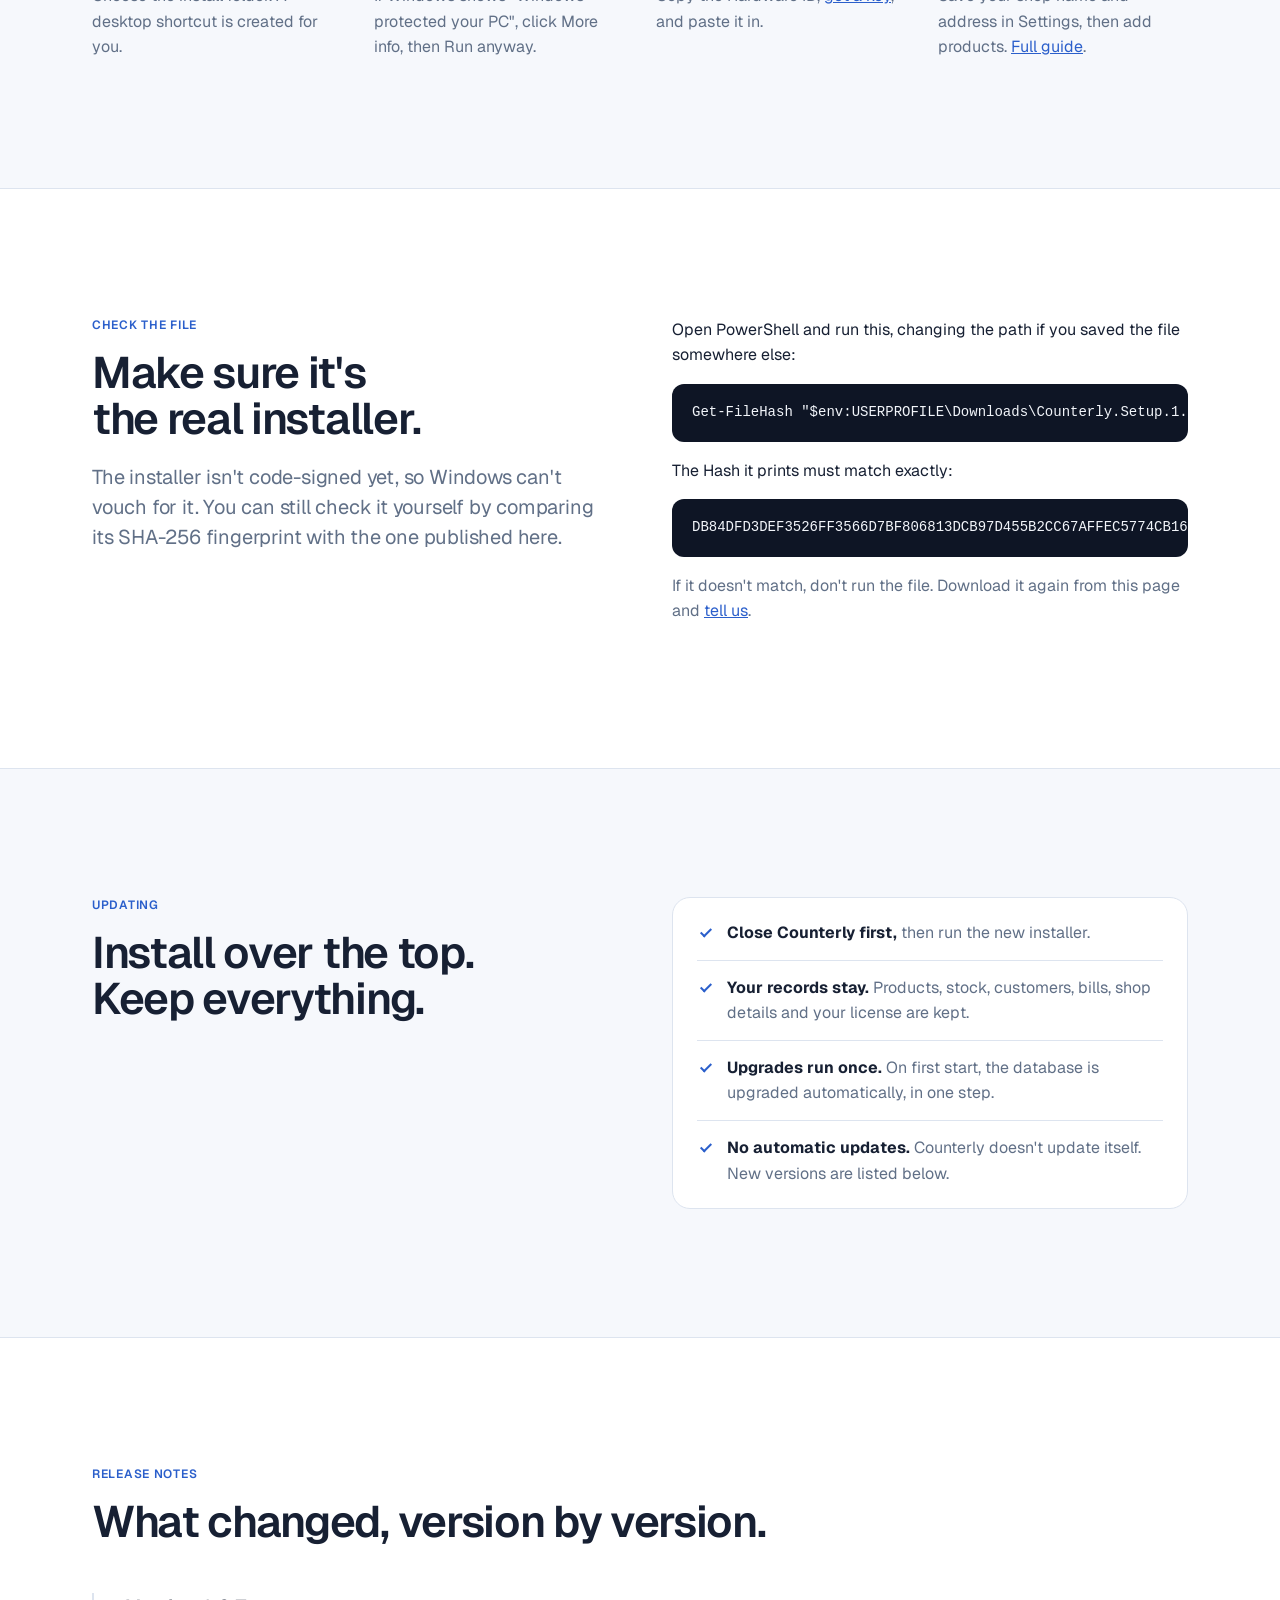
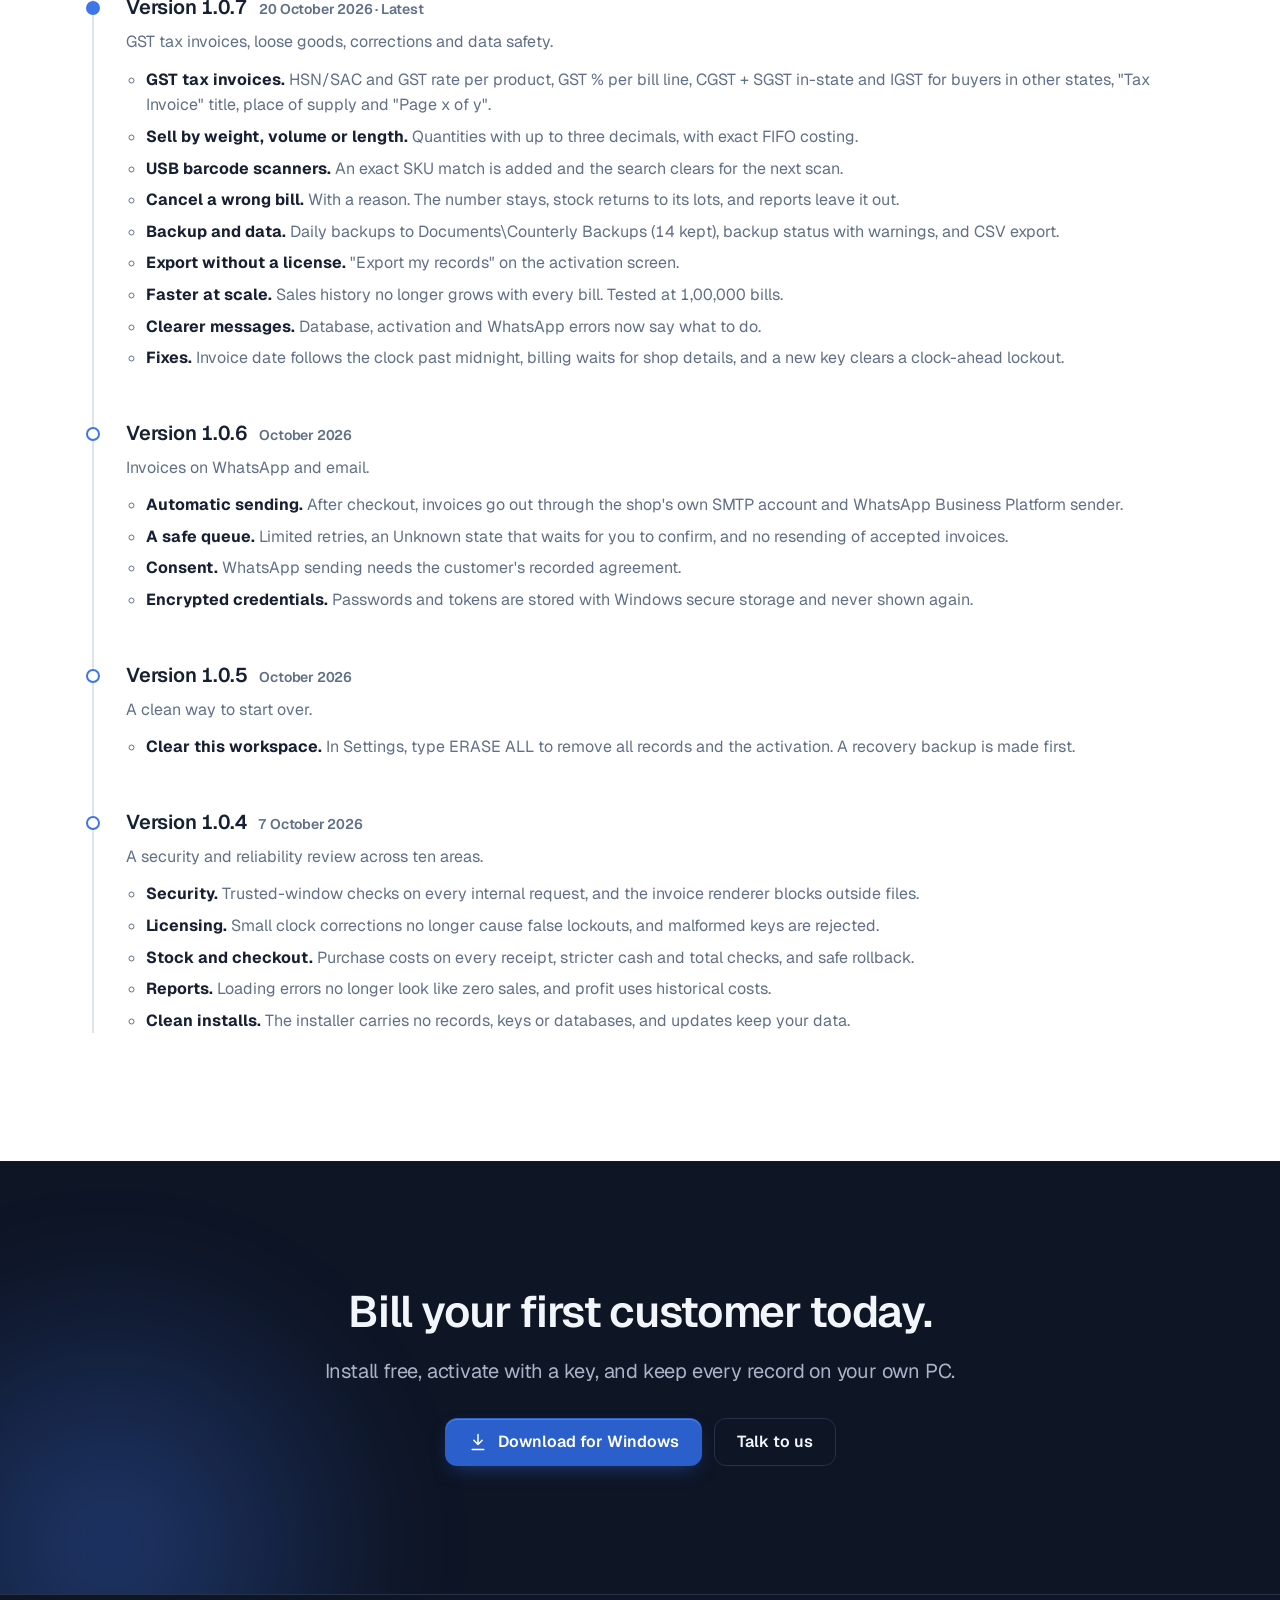
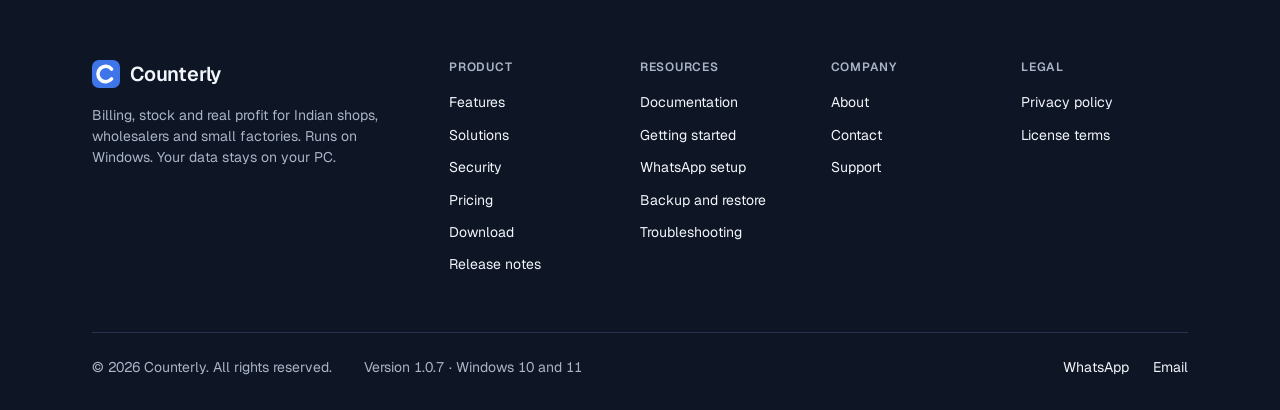
<file: download.html>
<!doctype html>
<html lang="en-IN">
<head>
<meta charset="utf-8">
<meta name="viewport" content="width=device-width, initial-scale=1">
<title>Download · Counterly</title>
<meta name="description" content="Download Counterly 1.0.7 for Windows 10 and 11. System requirements, install steps, how to check the file, and release notes.">
<meta property="og:title" content="Download · Counterly">
<meta property="og:description" content="Download Counterly 1.0.7 for Windows 10 and 11. System requirements, install steps, how to check the file, and release notes.">
<meta property="og:type" content="website">
<meta name="theme-color" content="#ffffff">
<link rel="icon" href="favicon.svg" type="image/svg+xml">
<link rel="preconnect" href="https://fonts.googleapis.com">
<link rel="preconnect" href="https://fonts.gstatic.com" crossorigin>
<link rel="stylesheet" href="https://fonts.googleapis.com/css2?family=Geist:wght@400..700&display=swap">
<link rel="stylesheet" href="site.css">
<script>document.documentElement.className='js'+(matchMedia('(prefers-reduced-motion: reduce)').matches?'':' motion')</script>
<script src="site.js" defer></script>
</head>
<body>
<a class="skip" href="#main">Skip to content</a>
<header class="nav">
  <div class="wrap">
    <a class="brand s20" href="index.html" aria-label="Counterly home"><svg viewBox="0 0 40 40" aria-hidden="true"><rect width="40" height="40" rx="10" fill="#3E76EA"/><path d="M28 13a11 11 0 1 0 0 14" fill="none" stroke="#fff" stroke-width="5" stroke-linecap="round"/></svg>Counterly</a>
    <ul class="links">
      <li><a href="features.html">Features</a></li>
      <li><a href="solutions.html">Solutions</a></li>
      <li><a href="security.html">Security</a></li>
      <li><a href="pricing.html">Pricing</a></li>
      <li><a href="docs.html">Docs</a></li>
    </ul>
    <a class="navlink" href="contact.html">Contact</a>
    <a class="btn sm" href="download.html">Download</a>
    <details class="menu">
      <summary aria-label="Menu"><svg class="i" viewBox="0 0 24 24" aria-hidden="true"><path d="M4 7h16M4 12h16M4 17h16"/></svg></summary>
      <nav aria-label="Site"><a href="features.html">Features</a><a href="solutions.html">Solutions</a><a href="security.html">Security</a><a href="pricing.html">Pricing</a><a href="docs.html">Docs</a><a href="about.html">About</a><a href="contact.html">Contact</a><a href="download.html">Download</a></nav>
    </details>
  </div>
</header>
<main id="main">
<section class="phero">
  <div class="glow g1" aria-hidden="true"></div>
  <div class="wrap split">
    <div>
      <p class="eyebrow">Download</p>
      <h1>Counterly 1.0.7 for Windows</h1>
      <p class="s20 muted">Free to install. Activate it with a license key when you're ready to bill.</p>
      <div class="cta">
        <a class="btn" href="https://github.com/parixitc9/counterly_web/releases/download/v1.0.7/Counterly.Setup.1.0.7.exe"><svg class="i down" viewBox="0 0 24 24" aria-hidden="true"><path d="M12 3v12m0 0-5-5m5 5 5-5M5 21h14"/></svg>Download for Windows</a>
        <a class="btn ghost" href="#releases">What's new</a>
      </div>
    </div>
    <dl class="facts light s14">
      <dt>File</dt><dd>Counterly Setup 1.0.7.exe</dd>
      <dt>Size</dt><dd>114 MB</dd>
      <dt>Released</dt><dd>20 October 2026</dd>
      <dt>SHA-256</dt><dd><code>DB84DFD3DEF3526FF3566D7BF806813DCB97D455B2CC67AFFEC5774CB16E3539</code></dd>
    </dl>
  </div>
</section>

<section>
  <div class="wrap">
    <div class="head" data-reveal>
      <p class="eyebrow">System requirements</p>
      <h2>Runs on the PC you already have.</h2>
    </div>
    <div class="grid four">
      <div class="card" data-reveal style="--i:0"><span class="ico"><svg class="i" viewBox="0 0 24 24" aria-hidden="true"><rect x="2" y="4" width="20" height="13" rx="2"/><path d="M8 21h8m-4-4v4"/></svg></span><h3>Windows 10 or 11</h3><p>64-bit. There's no Mac or Linux version.</p></div>
      <div class="card" data-reveal style="--i:1"><span class="ico"><svg class="i" viewBox="0 0 24 24" aria-hidden="true"><path d="M3 5h18v14H3zM3 9h18"/></svg></span><h3>1024 × 768 or larger</h3><p>Checked at 1024 × 768, 1366 × 768 and 1920 × 1080.</p></div>
      <div class="card" data-reveal style="--i:2"><span class="ico"><svg class="i" viewBox="0 0 24 24" aria-hidden="true"><path d="M3 7V5a2 2 0 0 1 2-2h2m10 0h2a2 2 0 0 1 2 2v2m0 10v2a2 2 0 0 1-2 2h-2M7 21H5a2 2 0 0 1-2-2v-2M7 8v8m4-8v8m3-8v8m3-8v8"/></svg></span><h3>Barcode scanner</h3><p>Optional. Any USB scanner that types the code and presses Enter.</p></div>
      <div class="card" data-reveal style="--i:3"><span class="ico"><svg class="i" viewBox="0 0 24 24" aria-hidden="true"><path d="M5 12.5a10 10 0 0 1 14 0M8.5 16a5 5 0 0 1 7 0M12 19.5h.01M2 9a15 15 0 0 1 20 0"/></svg></span><h3>Internet</h3><p>Only for sending invoices on WhatsApp or email.</p></div>
    </div>
  </div>
</section>

<section class="band">
  <div class="wrap">
    <div class="head" data-reveal>
      <p class="eyebrow">Install</p>
      <h2>Four steps to your first bill.</h2>
    </div>
    <ol class="steps" data-reveal>
      <li><span class="n" style="--i:0">01</span><h3>Run the installer</h3><p>Choose the install folder. A desktop shortcut is created for you.</p></li>
      <li><span class="n" style="--i:1">02</span><h3>Allow it</h3><p>If Windows shows "Windows protected your PC", click More info, then Run anyway.</p></li>
      <li><span class="n" style="--i:2">03</span><h3>Activate</h3><p>Copy the Hardware ID, <a href="pricing.html">get a key</a>, and paste it in.</p></li>
      <li><span class="n" style="--i:3">04</span><h3>Set up your shop</h3><p>Save your shop name and address in Settings, then add products. <a href="docs.html#start">Full guide</a>.</p></li>
    </ol>
  </div>
</section>

<section id="verify">
  <div class="wrap split" style="align-items:start">
    <div class="head" data-reveal>
      <p class="eyebrow">Check the file</p>
      <h2>Make sure it's the real installer.</h2>
      <p class="s20 muted">The installer isn't code-signed yet, so Windows can't vouch for it. You can still check it yourself by comparing its SHA-256 fingerprint with the one published here.</p>
    </div>
    <div class="prose" data-reveal style="--i:1">
      <p>Open PowerShell and run this, changing the path if you saved the file somewhere else:</p>
      <pre><code>Get-FileHash "$env:USERPROFILE\Downloads\Counterly.Setup.1.0.7.exe"</code></pre>
      <p>The Hash it prints must match exactly:</p>
      <pre><code>DB84DFD3DEF3526FF3566D7BF806813DCB97D455B2CC67AFFEC5774CB16E3539</code></pre>
      <p class="muted">If it doesn't match, don't run the file. Download it again from this page and <a href="contact.html#support">tell us</a>.</p>
    </div>
  </div>
</section>

<section class="band">
  <div class="wrap split" style="align-items:start">
    <div class="head" data-reveal>
      <p class="eyebrow">Updating</p>
      <h2>Install over the top. Keep everything.</h2>
    </div>
    <ul class="spec" data-reveal style="--i:1">
      <li><b>Close Counterly first,</b> then run the new installer.</li>
      <li><b>Your records stay.</b> Products, stock, customers, bills, shop details and your license are kept.</li>
      <li><b>Upgrades run once.</b> On first start, the database is upgraded automatically, in one step.</li>
      <li><b>No automatic updates.</b> Counterly doesn't update itself. New versions are listed below.</li>
    </ul>
  </div>
</section>

<section id="releases">
  <div class="wrap">
    <div class="head" data-reveal>
      <p class="eyebrow">Release notes</p>
      <h2>What changed, version by version.</h2>
    </div>
    <ol class="releases">
      <li data-reveal>
        <h3>Version 1.0.7 <span class="s14 when">20 October 2026 · Latest</span></h3>
        <p class="muted" style="margin-top:8px">GST tax invoices, loose goods, corrections and data safety.</p>
        <ul>
          <li><b>GST tax invoices.</b> HSN/SAC and GST rate per product, GST % per bill line, CGST + SGST in-state and IGST for buyers in other states, "Tax Invoice" title, place of supply and "Page x of y".</li>
          <li><b>Sell by weight, volume or length.</b> Quantities with up to three decimals, with exact FIFO costing.</li>
          <li><b>USB barcode scanners.</b> An exact SKU match is added and the search clears for the next scan.</li>
          <li><b>Cancel a wrong bill.</b> With a reason. The number stays, stock returns to its lots, and reports leave it out.</li>
          <li><b>Backup and data.</b> Daily backups to Documents\Counterly Backups (14 kept), backup status with warnings, and CSV export.</li>
          <li><b>Export without a license.</b> "Export my records" on the activation screen.</li>
          <li><b>Faster at scale.</b> Sales history no longer grows with every bill. Tested at 1,00,000 bills.</li>
          <li><b>Clearer messages.</b> Database, activation and WhatsApp errors now say what to do.</li>
          <li><b>Fixes.</b> Invoice date follows the clock past midnight, billing waits for shop details, and a new key clears a clock-ahead lockout.</li>
        </ul>
      </li>
      <li data-reveal>
        <h3>Version 1.0.6 <span class="s14 when">October 2026</span></h3>
        <p class="muted" style="margin-top:8px">Invoices on WhatsApp and email.</p>
        <ul>
          <li><b>Automatic sending.</b> After checkout, invoices go out through the shop's own SMTP account and WhatsApp Business Platform sender.</li>
          <li><b>A safe queue.</b> Limited retries, an Unknown state that waits for you to confirm, and no resending of accepted invoices.</li>
          <li><b>Consent.</b> WhatsApp sending needs the customer's recorded agreement.</li>
          <li><b>Encrypted credentials.</b> Passwords and tokens are stored with Windows secure storage and never shown again.</li>
        </ul>
      </li>
      <li data-reveal>
        <h3>Version 1.0.5 <span class="s14 when">October 2026</span></h3>
        <p class="muted" style="margin-top:8px">A clean way to start over.</p>
        <ul>
          <li><b>Clear this workspace.</b> In Settings, type ERASE ALL to remove all records and the activation. A recovery backup is made first.</li>
        </ul>
      </li>
      <li data-reveal>
        <h3>Version 1.0.4 <span class="s14 when">7 October 2026</span></h3>
        <p class="muted" style="margin-top:8px">A security and reliability review across ten areas.</p>
        <ul>
          <li><b>Security.</b> Trusted-window checks on every internal request, and the invoice renderer blocks outside files.</li>
          <li><b>Licensing.</b> Small clock corrections no longer cause false lockouts, and malformed keys are rejected.</li>
          <li><b>Stock and checkout.</b> Purchase costs on every receipt, stricter cash and total checks, and safe rollback.</li>
          <li><b>Reports.</b> Loading errors no longer look like zero sales, and profit uses historical costs.</li>
          <li><b>Clean installs.</b> The installer carries no records, keys or databases, and updates keep your data.</li>
        </ul>
      </li>
    </ol>
  </div>
</section>

<section class="night cta-band">
  <div class="glow g1" aria-hidden="true"></div>
  <div class="wrap" data-reveal>
    <h2>Bill your first customer today.</h2>
    <p class="s20 muted" style="margin-top:20px">Install free, activate with a key, and keep every record on your own PC.</p>
    <div class="cta" style="justify-content:center">
      <a class="btn" href="download.html"><svg class="i down" viewBox="0 0 24 24" aria-hidden="true"><path d="M12 3v12m0 0-5-5m5 5 5-5M5 21h14"/></svg>Download for Windows</a>
      <a class="btn ghost-dark" href="contact.html">Talk to us</a>
    </div>
  </div>
</section>

</main>

<footer class="foot">
  <div class="wrap">
    <div class="foot-top">
      <div class="foot-brand">
        <a class="brand s20" href="index.html"><svg viewBox="0 0 40 40" aria-hidden="true"><rect width="40" height="40" rx="10" fill="#3E76EA"/><path d="M28 13a11 11 0 1 0 0 14" fill="none" stroke="#fff" stroke-width="5" stroke-linecap="round"/></svg>Counterly</a>
        <p class="s14">Billing, stock and real profit for Indian shops, wholesalers and small factories. Runs on Windows. Your data stays on your PC.</p>
      </div>
      <nav aria-label="Product"><h2>Product</h2><ul><li><a href="features.html">Features</a></li><li><a href="solutions.html">Solutions</a></li><li><a href="security.html">Security</a></li><li><a href="pricing.html">Pricing</a></li><li><a href="download.html">Download</a></li><li><a href="download.html#releases">Release notes</a></li></ul></nav>
      <nav aria-label="Resources"><h2>Resources</h2><ul><li><a href="docs.html">Documentation</a></li><li><a href="docs.html#start">Getting started</a></li><li><a href="docs.html#whatsapp">WhatsApp setup</a></li><li><a href="docs.html#backup">Backup and restore</a></li><li><a href="docs.html#trouble">Troubleshooting</a></li></ul></nav>
      <nav aria-label="Company"><h2>Company</h2><ul><li><a href="about.html">About</a></li><li><a href="contact.html">Contact</a></li><li><a href="contact.html#support">Support</a></li></ul></nav>
      <nav aria-label="Legal"><h2>Legal</h2><ul><li><a href="privacy.html">Privacy policy</a></li><li><a href="terms.html">License terms</a></li></ul></nav>
    </div>
    <div class="foot-bottom s14">
      <span>© 2026 Counterly. All rights reserved.</span>
      <span>Version 1.0.7 · Windows 10 and 11</span>
      <span class="foot-contact"><a href="https://wa.me/91XXXXXXXXXX">WhatsApp</a><a href="mailto:sales@counterly.example">Email</a></span>
    </div>
  </div>
</footer>
</body>
</html>
</file>
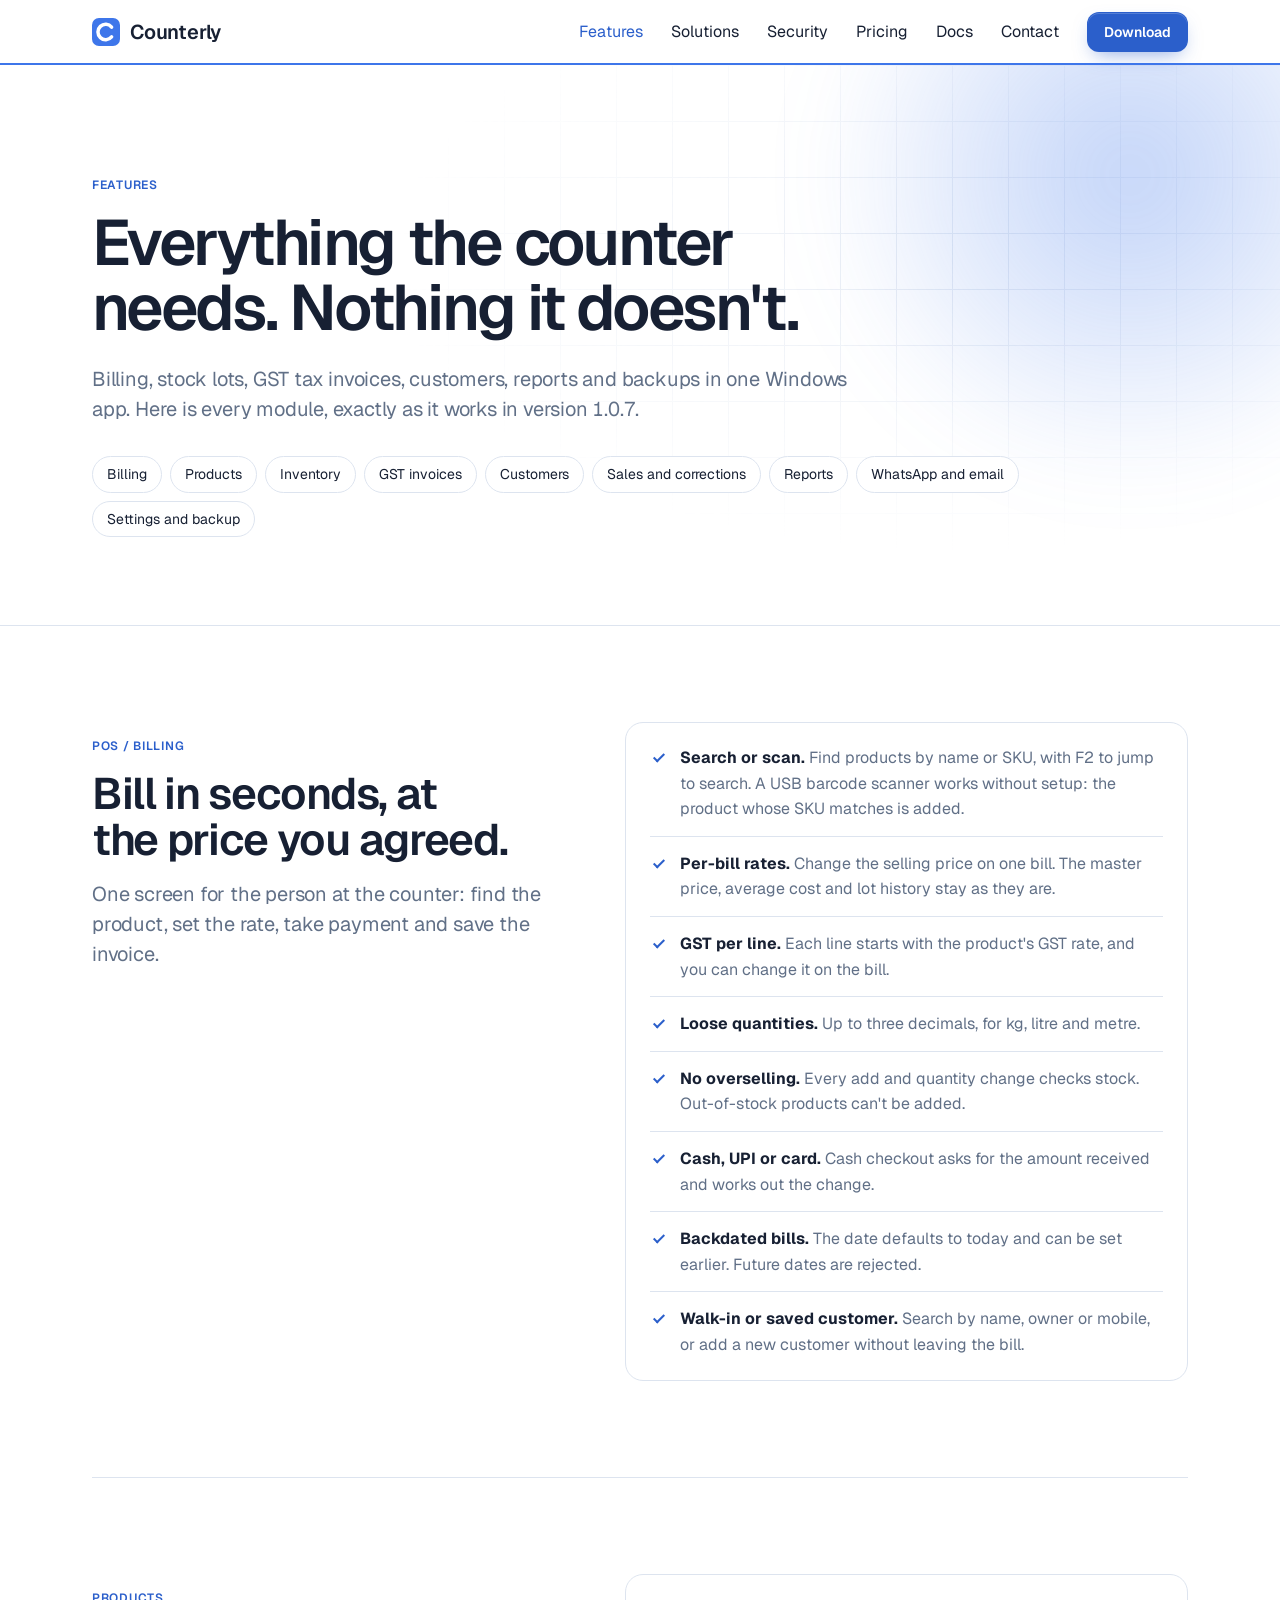
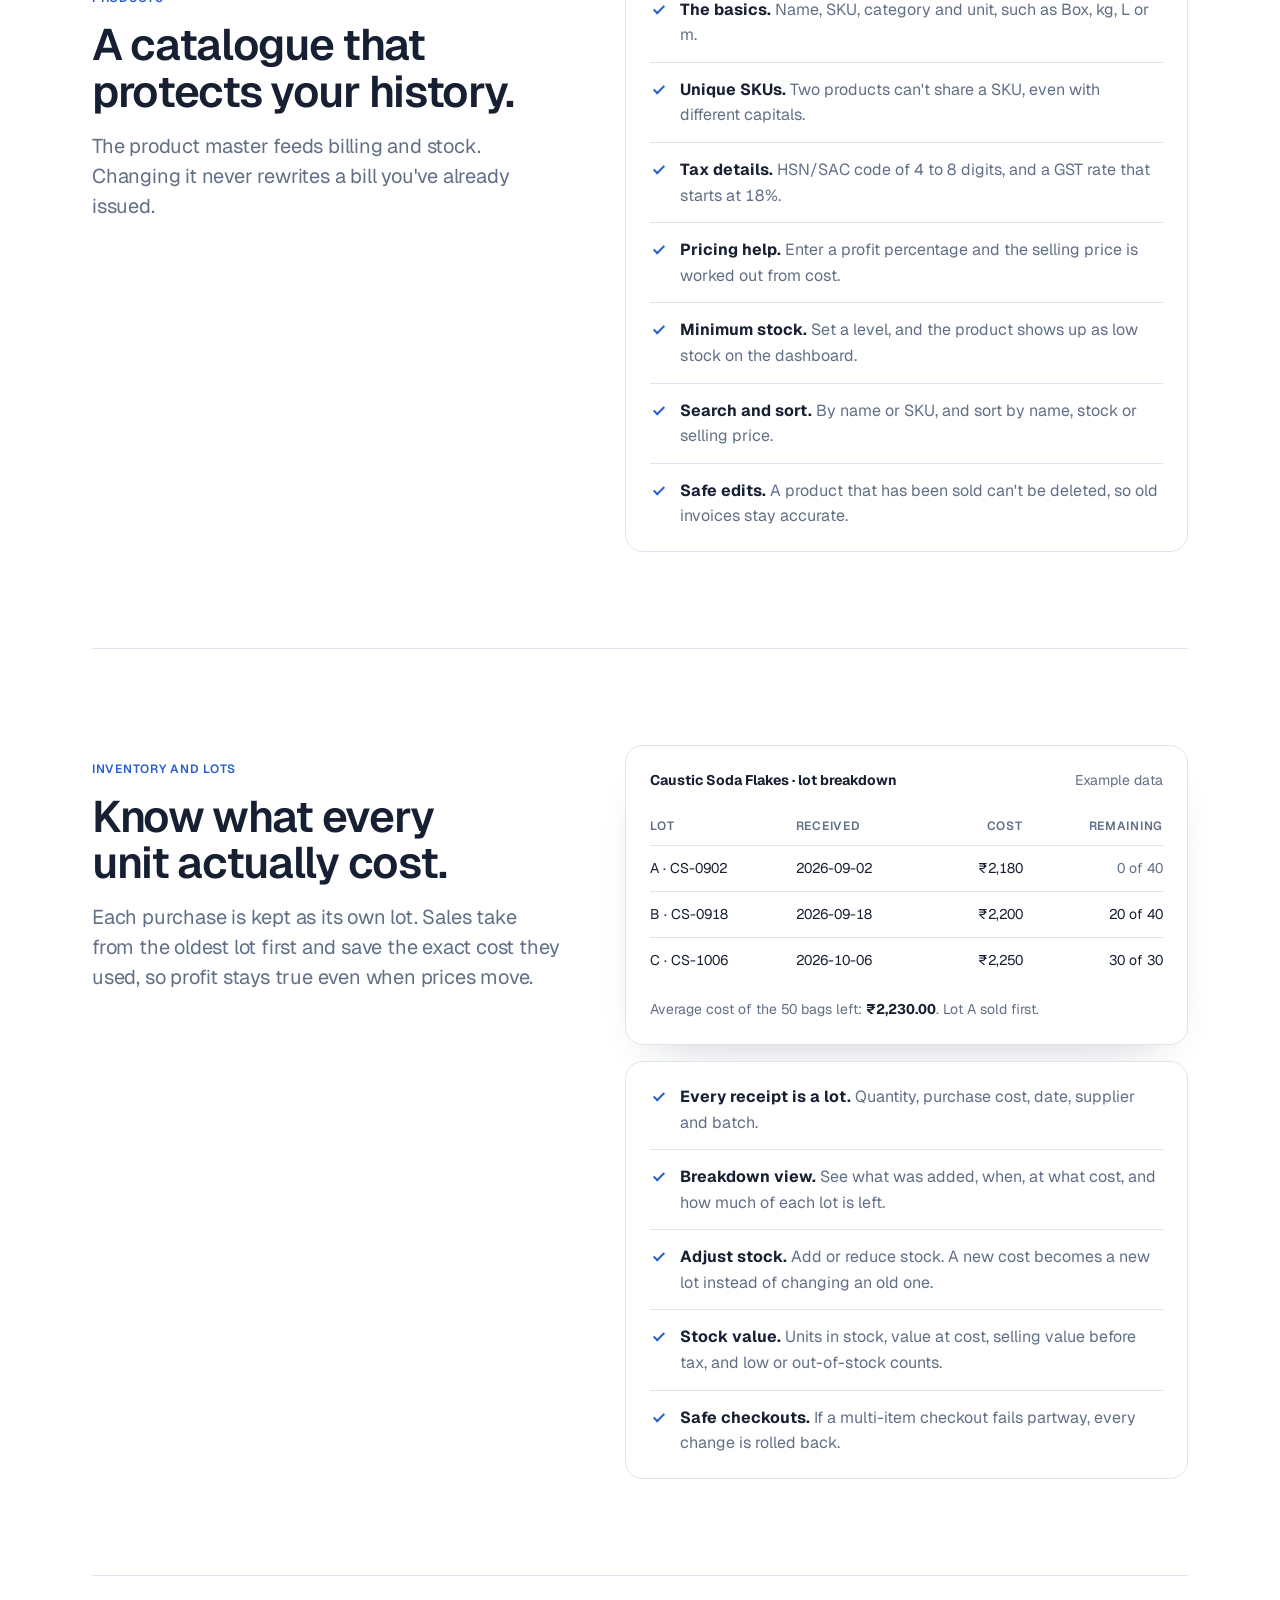
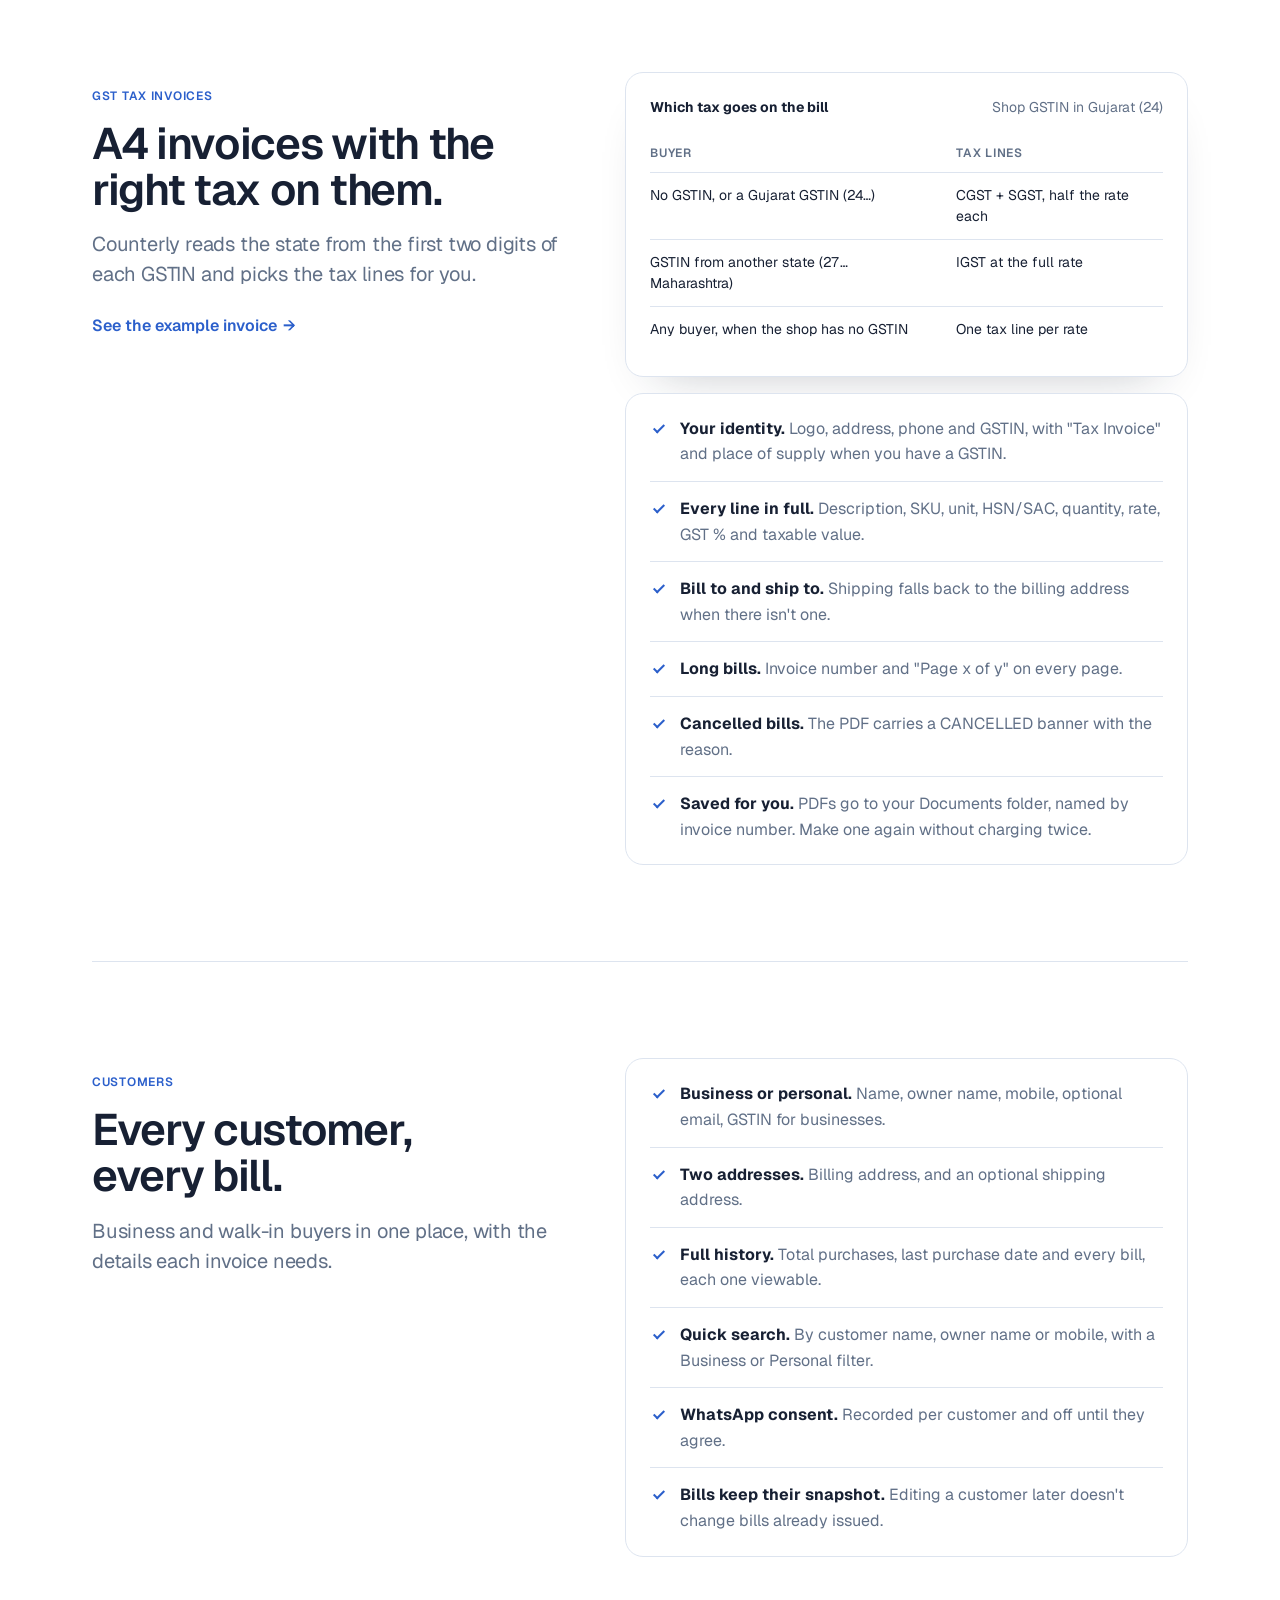
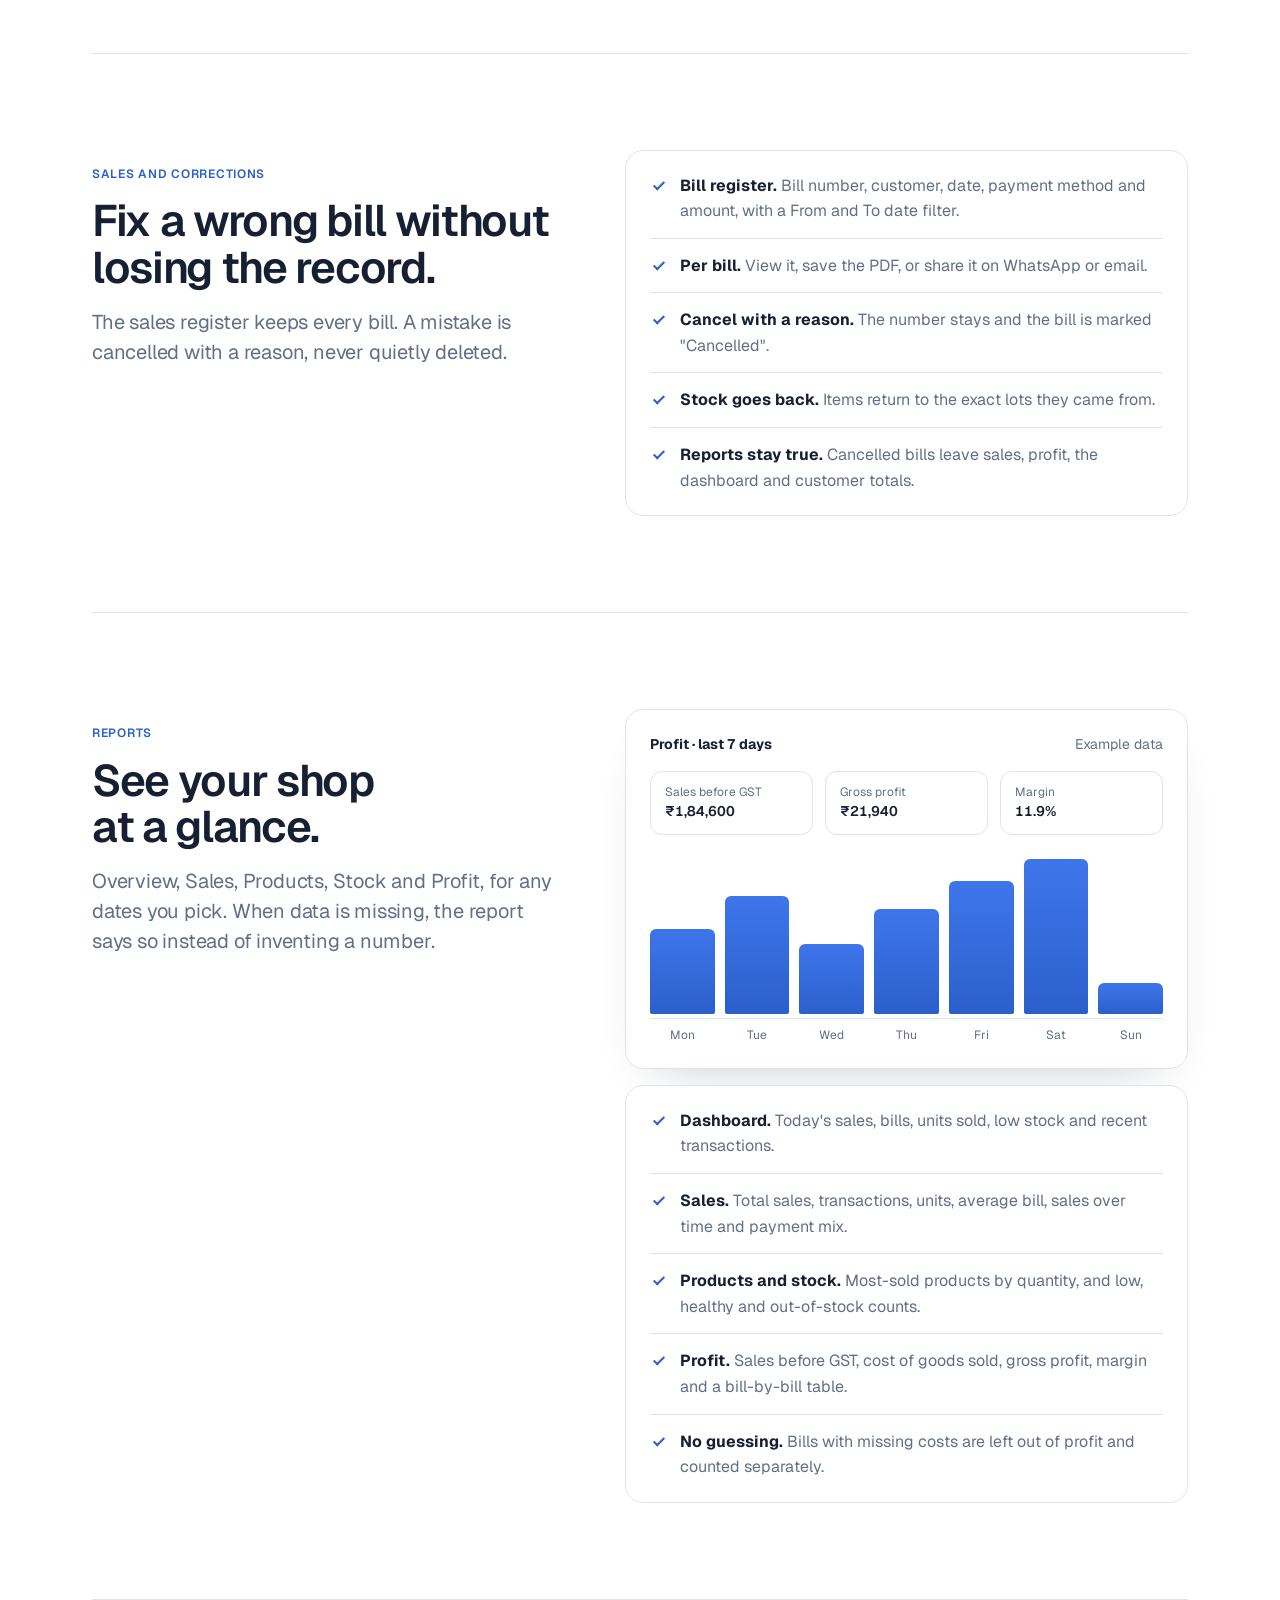
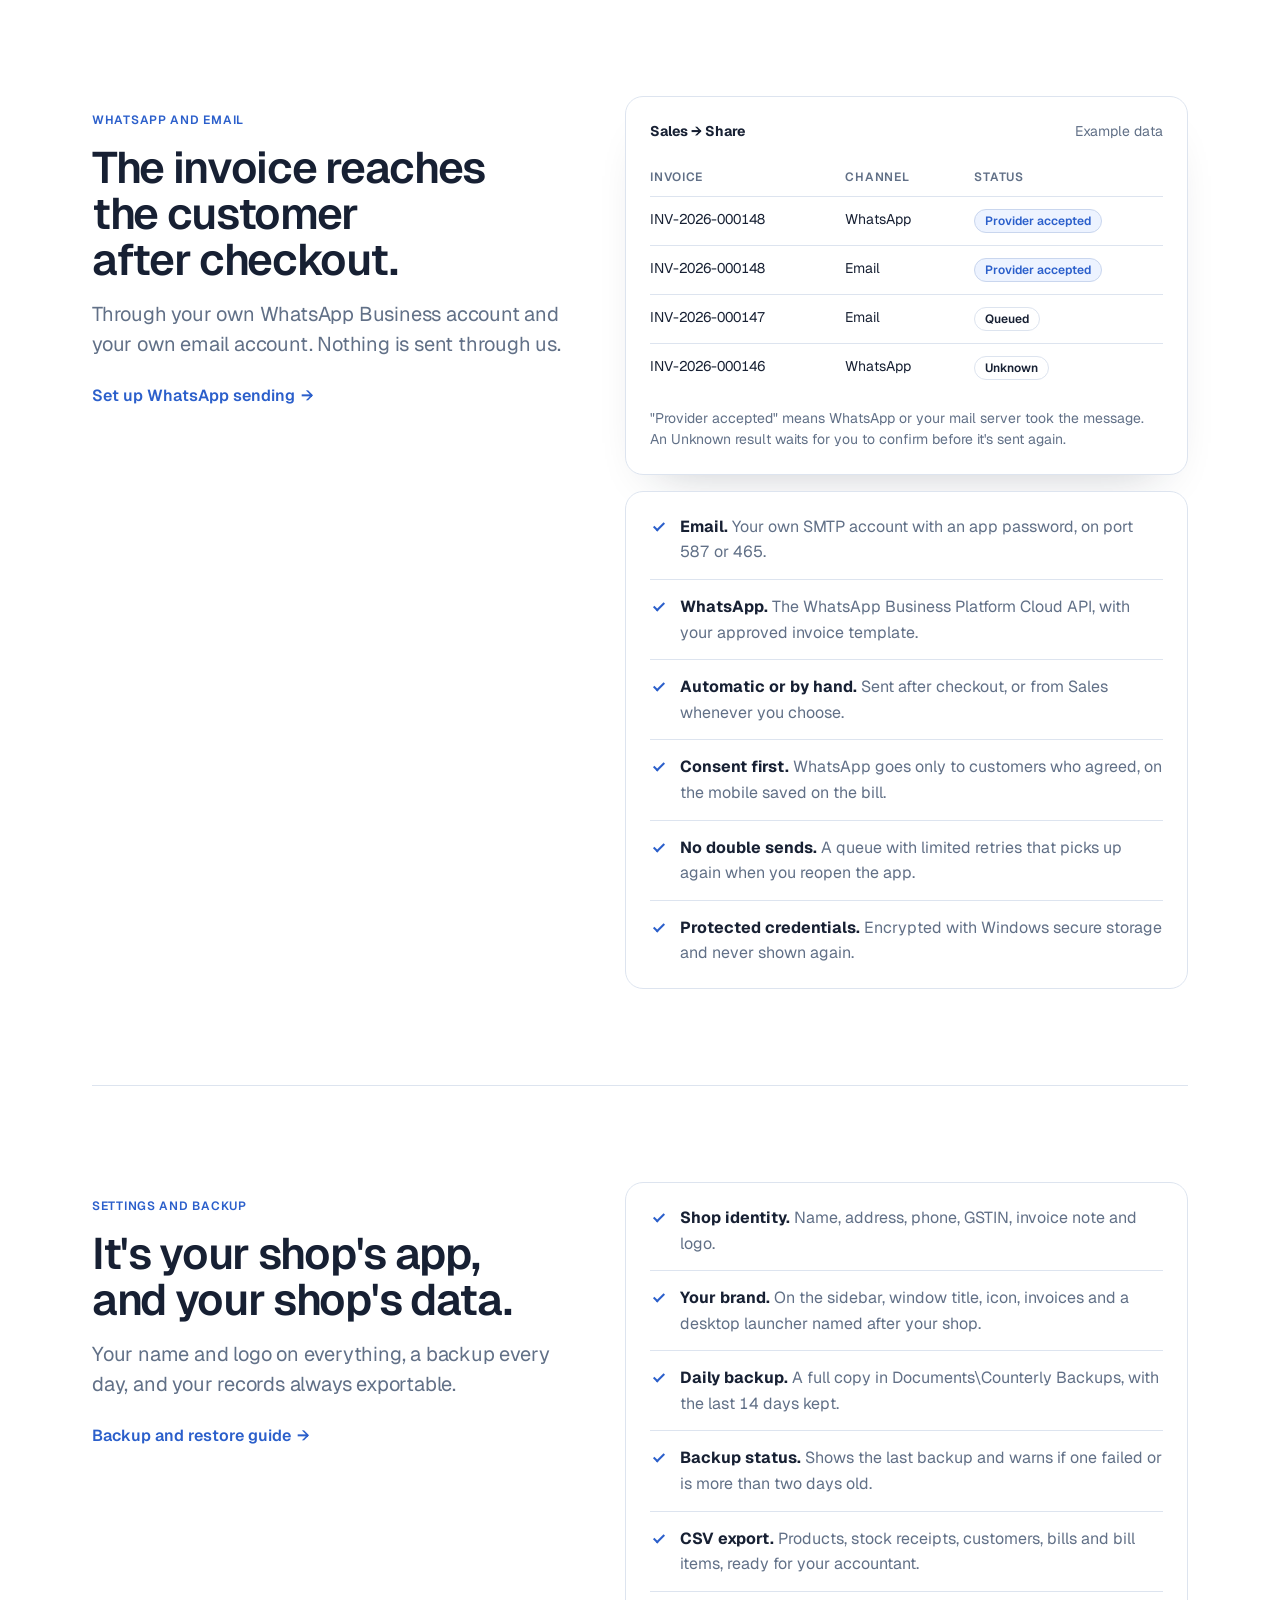
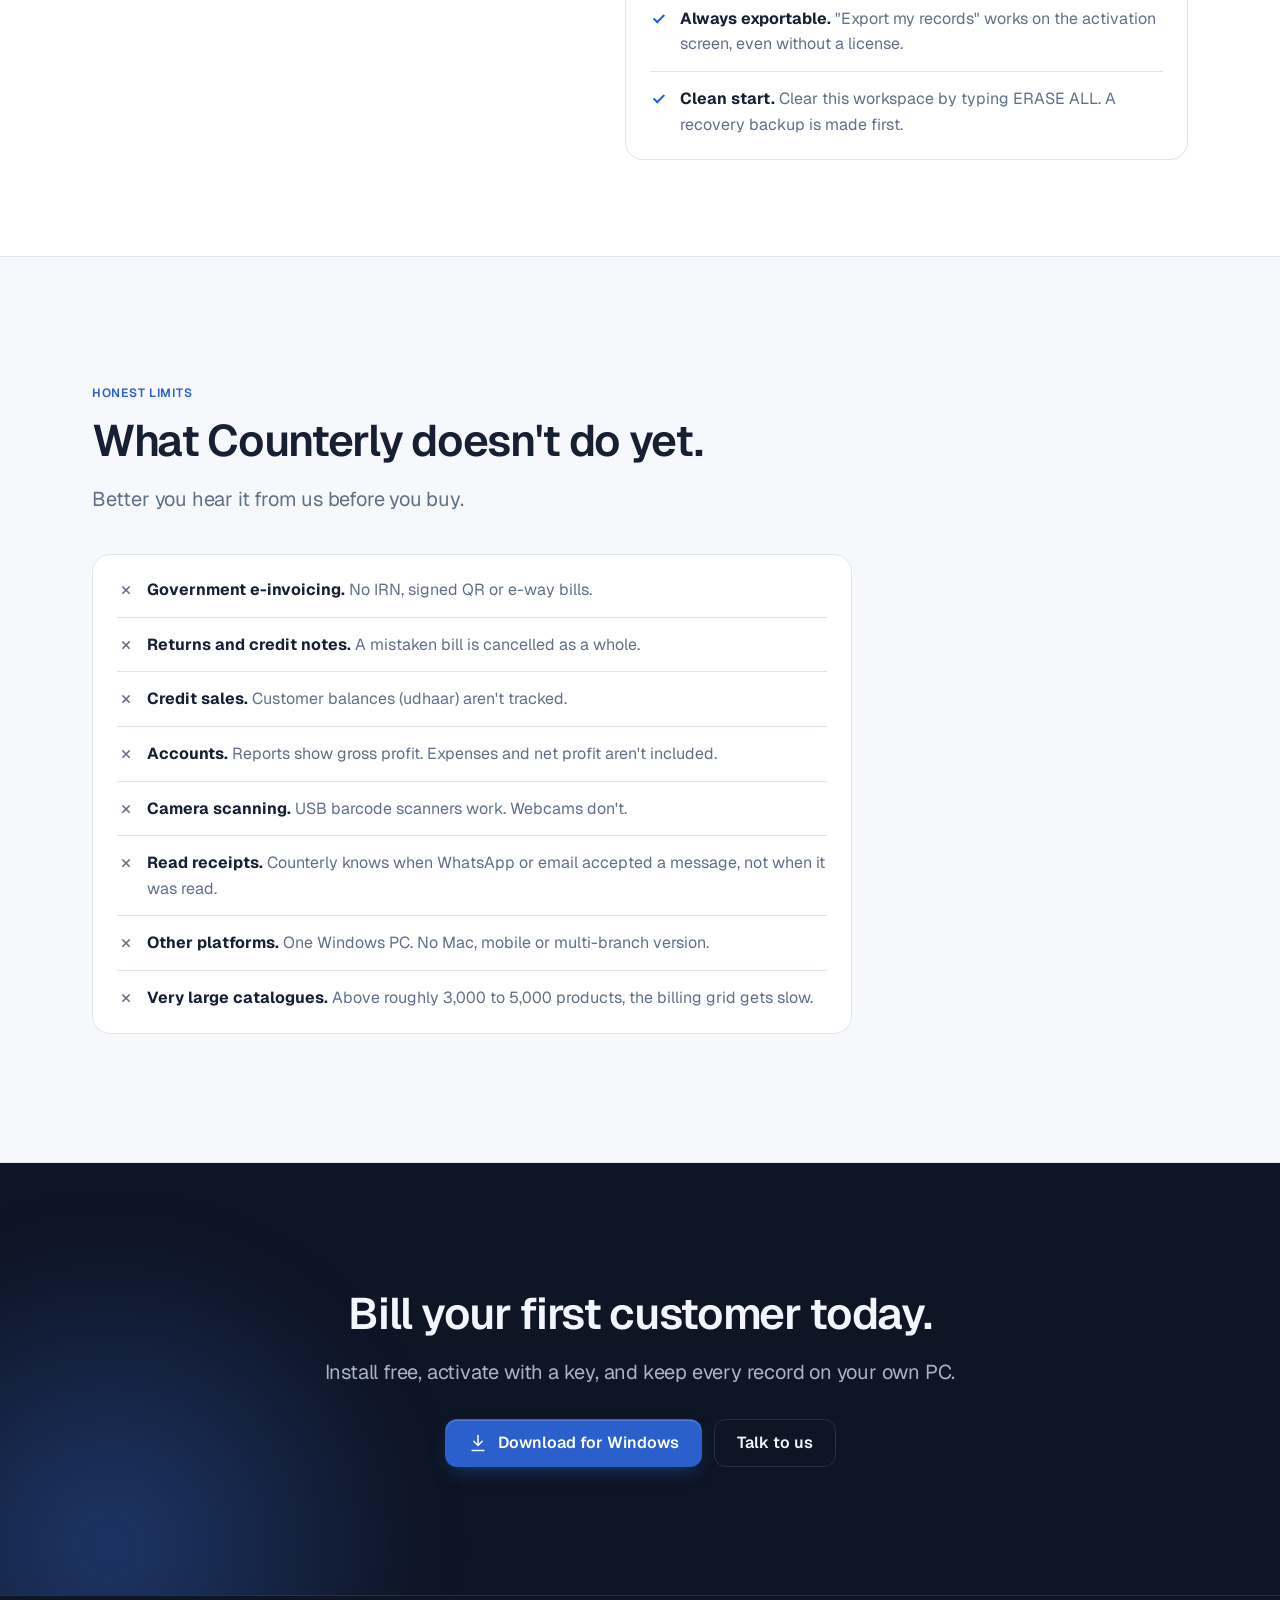
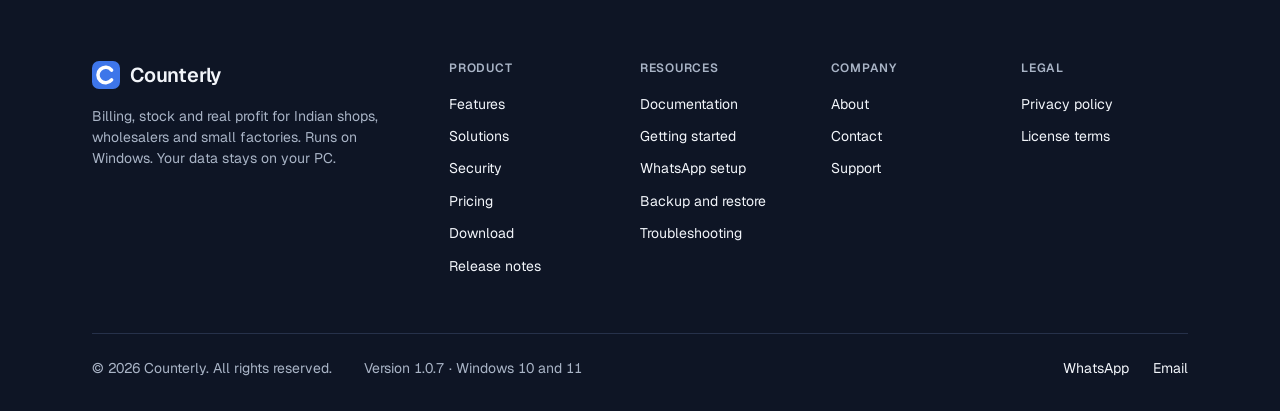
<file: features.html>
<!doctype html>
<html lang="en-IN">
<head>
<meta charset="utf-8">
<meta name="viewport" content="width=device-width, initial-scale=1">
<title>Features · Counterly</title>
<meta name="description" content="Every Counterly module: POS billing, products, stock lots with FIFO costing, GST tax invoices, customers, sales, reports, WhatsApp and email sending, and daily backups.">
<meta property="og:title" content="Features · Counterly">
<meta property="og:description" content="Every Counterly module: POS billing, products, stock lots with FIFO costing, GST tax invoices, customers, sales, reports, WhatsApp and email sending, and daily backups.">
<meta property="og:type" content="website">
<meta name="theme-color" content="#ffffff">
<link rel="icon" href="favicon.svg" type="image/svg+xml">
<link rel="preconnect" href="https://fonts.googleapis.com">
<link rel="preconnect" href="https://fonts.gstatic.com" crossorigin>
<link rel="stylesheet" href="https://fonts.googleapis.com/css2?family=Geist:wght@400..700&display=swap">
<link rel="stylesheet" href="site.css">
<script>document.documentElement.className='js'+(matchMedia('(prefers-reduced-motion: reduce)').matches?'':' motion')</script>
<script src="site.js" defer></script>
</head>
<body>
<a class="skip" href="#main">Skip to content</a>
<header class="nav">
  <div class="wrap">
    <a class="brand s20" href="index.html" aria-label="Counterly home"><svg viewBox="0 0 40 40" aria-hidden="true"><rect width="40" height="40" rx="10" fill="#3E76EA"/><path d="M28 13a11 11 0 1 0 0 14" fill="none" stroke="#fff" stroke-width="5" stroke-linecap="round"/></svg>Counterly</a>
    <ul class="links">
      <li><a aria-current="page" href="features.html">Features</a></li>
      <li><a href="solutions.html">Solutions</a></li>
      <li><a href="security.html">Security</a></li>
      <li><a href="pricing.html">Pricing</a></li>
      <li><a href="docs.html">Docs</a></li>
    </ul>
    <a class="navlink" href="contact.html">Contact</a>
    <a class="btn sm" href="download.html">Download</a>
    <details class="menu">
      <summary aria-label="Menu"><svg class="i" viewBox="0 0 24 24" aria-hidden="true"><path d="M4 7h16M4 12h16M4 17h16"/></svg></summary>
      <nav aria-label="Site"><a aria-current="page" href="features.html">Features</a><a href="solutions.html">Solutions</a><a href="security.html">Security</a><a href="pricing.html">Pricing</a><a href="docs.html">Docs</a><a href="about.html">About</a><a href="contact.html">Contact</a><a href="download.html">Download</a></nav>
    </details>
  </div>
</header>
<main id="main">
<section class="phero">
  <div class="glow g1" aria-hidden="true"></div>
  <div class="wrap">
    <p class="eyebrow">Features</p>
    <h1>Everything the counter needs. Nothing it doesn't.</h1>
    <p class="s20 muted">Billing, stock lots, GST tax invoices, customers, reports and backups in one Windows app. Here is every module, exactly as it works in version 1.0.7.</p>
    <ul class="chips">
      <li><a href="#billing">Billing</a></li><li><a href="#products">Products</a></li><li><a href="#inventory">Inventory</a></li><li><a href="#invoices">GST invoices</a></li><li><a href="#customers">Customers</a></li><li><a href="#sales">Sales and corrections</a></li><li><a href="#reports">Reports</a></li><li><a href="#sending">WhatsApp and email</a></li><li><a href="#backup">Settings and backup</a></li>
    </ul>
  </div>
</section>

<div class="wrap">
  <section class="module" id="billing">
    <div class="head" data-reveal>
      <p class="eyebrow">POS / Billing</p>
      <h2>Bill in seconds, at the price you agreed.</h2>
      <p class="s20 muted">One screen for the person at the counter: find the product, set the rate, take payment and save the invoice.</p>
    </div>
    <ul class="spec" data-reveal style="--i:1">
      <li><b>Search or scan.</b> Find products by name or SKU, with F2 to jump to search. A USB barcode scanner works without setup: the product whose SKU matches is added.</li>
      <li><b>Per-bill rates.</b> Change the selling price on one bill. The master price, average cost and lot history stay as they are.</li>
      <li><b>GST per line.</b> Each line starts with the product's GST rate, and you can change it on the bill.</li>
      <li><b>Loose quantities.</b> Up to three decimals, for kg, litre and metre.</li>
      <li><b>No overselling.</b> Every add and quantity change checks stock. Out-of-stock products can't be added.</li>
      <li><b>Cash, UPI or card.</b> Cash checkout asks for the amount received and works out the change.</li>
      <li><b>Backdated bills.</b> The date defaults to today and can be set earlier. Future dates are rejected.</li>
      <li><b>Walk-in or saved customer.</b> Search by name, owner or mobile, or add a new customer without leaving the bill.</li>
    </ul>
  </section>

  <section class="module" id="products">
    <div class="head" data-reveal>
      <p class="eyebrow">Products</p>
      <h2>A catalogue that protects your history.</h2>
      <p class="s20 muted">The product master feeds billing and stock. Changing it never rewrites a bill you've already issued.</p>
    </div>
    <ul class="spec" data-reveal style="--i:1">
      <li><b>The basics.</b> Name, SKU, category and unit, such as Box, kg, L or m.</li>
      <li><b>Unique SKUs.</b> Two products can't share a SKU, even with different capitals.</li>
      <li><b>Tax details.</b> HSN/SAC code of 4 to 8 digits, and a GST rate that starts at 18%.</li>
      <li><b>Pricing help.</b> Enter a profit percentage and the selling price is worked out from cost.</li>
      <li><b>Minimum stock.</b> Set a level, and the product shows up as low stock on the dashboard.</li>
      <li><b>Search and sort.</b> By name or SKU, and sort by name, stock or selling price.</li>
      <li><b>Safe edits.</b> A product that has been sold can't be deleted, so old invoices stay accurate.</li>
    </ul>
  </section>

  <section class="module" id="inventory">
    <div class="head" data-reveal>
      <p class="eyebrow">Inventory and lots</p>
      <h2>Know what every unit actually cost.</h2>
      <p class="s20 muted">Each purchase is kept as its own lot. Sales take from the oldest lot first and save the exact cost they used, so profit stays true even when prices move.</p>
    </div>
    <div class="stack">
      <div class="viz" data-reveal style="--i:1">
        <p class="viz-title s14"><b>Caustic Soda Flakes · lot breakdown</b><span class="muted">Example data</span></p>
        <div class="scroll">
          <table class="table s14">
            <thead><tr><th>Lot</th><th>Received</th><th class="num">Cost</th><th class="num">Remaining</th></tr></thead>
            <tbody>
              <tr><td>A · CS-0902</td><td>2026-09-02</td><td class="num">₹2,180</td><td class="num muted">0 of 40</td></tr>
              <tr><td>B · CS-0918</td><td>2026-09-18</td><td class="num">₹2,200</td><td class="num">20 of 40</td></tr>
              <tr><td>C · CS-1006</td><td>2026-10-06</td><td class="num">₹2,250</td><td class="num">30 of 30</td></tr>
            </tbody>
          </table>
        </div>
        <p class="s14 muted">Average cost of the 50 bags left: <b style="color:var(--ink)">₹2,230.00</b>. Lot A sold first.</p>
      </div>
      <ul class="spec" data-reveal style="--i:2">
        <li><b>Every receipt is a lot.</b> Quantity, purchase cost, date, supplier and batch.</li>
        <li><b>Breakdown view.</b> See what was added, when, at what cost, and how much of each lot is left.</li>
        <li><b>Adjust stock.</b> Add or reduce stock. A new cost becomes a new lot instead of changing an old one.</li>
        <li><b>Stock value.</b> Units in stock, value at cost, selling value before tax, and low or out-of-stock counts.</li>
        <li><b>Safe checkouts.</b> If a multi-item checkout fails partway, every change is rolled back.</li>
      </ul>
    </div>
  </section>

  <section class="module" id="invoices">
    <div class="head" data-reveal>
      <p class="eyebrow">GST tax invoices</p>
      <h2>A4 invoices with the right tax on them.</h2>
      <p class="s20 muted">Counterly reads the state from the first two digits of each GSTIN and picks the tax lines for you.</p>
      <a class="more" href="index.html#gst">See the example invoice <span aria-hidden="true">→</span></a>
    </div>
    <div class="stack">
      <div class="viz" data-reveal style="--i:1">
        <p class="viz-title s14"><b>Which tax goes on the bill</b><span class="muted">Shop GSTIN in Gujarat (24)</span></p>
        <div class="scroll">
          <table class="table s14">
            <thead><tr><th>Buyer</th><th>Tax lines</th></tr></thead>
            <tbody>
              <tr><td>No GSTIN, or a Gujarat GSTIN (24…)</td><td>CGST + SGST, half the rate each</td></tr>
              <tr><td>GSTIN from another state (27… Maharashtra)</td><td>IGST at the full rate</td></tr>
              <tr><td>Any buyer, when the shop has no GSTIN</td><td>One tax line per rate</td></tr>
            </tbody>
          </table>
        </div>
      </div>
      <ul class="spec" data-reveal style="--i:2">
        <li><b>Your identity.</b> Logo, address, phone and GSTIN, with "Tax Invoice" and place of supply when you have a GSTIN.</li>
        <li><b>Every line in full.</b> Description, SKU, unit, HSN/SAC, quantity, rate, GST % and taxable value.</li>
        <li><b>Bill to and ship to.</b> Shipping falls back to the billing address when there isn't one.</li>
        <li><b>Long bills.</b> Invoice number and "Page x of y" on every page.</li>
        <li><b>Cancelled bills.</b> The PDF carries a CANCELLED banner with the reason.</li>
        <li><b>Saved for you.</b> PDFs go to your Documents folder, named by invoice number. Make one again without charging twice.</li>
      </ul>
    </div>
  </section>

  <section class="module" id="customers">
    <div class="head" data-reveal>
      <p class="eyebrow">Customers</p>
      <h2>Every customer, every bill.</h2>
      <p class="s20 muted">Business and walk-in buyers in one place, with the details each invoice needs.</p>
    </div>
    <ul class="spec" data-reveal style="--i:1">
      <li><b>Business or personal.</b> Name, owner name, mobile, optional email, GSTIN for businesses.</li>
      <li><b>Two addresses.</b> Billing address, and an optional shipping address.</li>
      <li><b>Full history.</b> Total purchases, last purchase date and every bill, each one viewable.</li>
      <li><b>Quick search.</b> By customer name, owner name or mobile, with a Business or Personal filter.</li>
      <li><b>WhatsApp consent.</b> Recorded per customer and off until they agree.</li>
      <li><b>Bills keep their snapshot.</b> Editing a customer later doesn't change bills already issued.</li>
    </ul>
  </section>

  <section class="module" id="sales">
    <div class="head" data-reveal>
      <p class="eyebrow">Sales and corrections</p>
      <h2>Fix a wrong bill without losing the record.</h2>
      <p class="s20 muted">The sales register keeps every bill. A mistake is cancelled with a reason, never quietly deleted.</p>
    </div>
    <ul class="spec" data-reveal style="--i:1">
      <li><b>Bill register.</b> Bill number, customer, date, payment method and amount, with a From and To date filter.</li>
      <li><b>Per bill.</b> View it, save the PDF, or share it on WhatsApp or email.</li>
      <li><b>Cancel with a reason.</b> The number stays and the bill is marked "Cancelled".</li>
      <li><b>Stock goes back.</b> Items return to the exact lots they came from.</li>
      <li><b>Reports stay true.</b> Cancelled bills leave sales, profit, the dashboard and customer totals.</li>
    </ul>
  </section>

  <section class="module" id="reports">
    <div class="head" data-reveal>
      <p class="eyebrow">Reports</p>
      <h2>See your shop at a glance.</h2>
      <p class="s20 muted">Overview, Sales, Products, Stock and Profit, for any dates you pick. When data is missing, the report says so instead of inventing a number.</p>
    </div>
    <div class="stack">
      <div class="viz" data-reveal style="--i:1">
        <p class="viz-title s14"><b>Profit · last 7 days</b><span class="muted">Example data</span></p>
        <dl class="kpis s14">
          <div><dt class="s12">Sales before GST</dt><dd>₹1,84,600</dd></div>
          <div><dt class="s12">Gross profit</dt><dd>₹21,940</dd></div>
          <div><dt class="s12">Margin</dt><dd>11.9%</dd></div>
        </dl>
        <div class="bars" data-reveal aria-hidden="true"><i style="--h:55%;--n:0"></i><i style="--h:76%;--n:1"></i><i style="--h:45%;--n:2"></i><i style="--h:68%;--n:3"></i><i style="--h:86%;--n:4"></i><i style="--h:100%;--n:5"></i><i style="--h:20%;--n:6"></i></div>
        <div class="bar-labels s12" aria-hidden="true"><span>Mon</span><span>Tue</span><span>Wed</span><span>Thu</span><span>Fri</span><span>Sat</span><span>Sun</span></div>
      </div>
      <ul class="spec" data-reveal style="--i:2">
        <li><b>Dashboard.</b> Today's sales, bills, units sold, low stock and recent transactions.</li>
        <li><b>Sales.</b> Total sales, transactions, units, average bill, sales over time and payment mix.</li>
        <li><b>Products and stock.</b> Most-sold products by quantity, and low, healthy and out-of-stock counts.</li>
        <li><b>Profit.</b> Sales before GST, cost of goods sold, gross profit, margin and a bill-by-bill table.</li>
        <li><b>No guessing.</b> Bills with missing costs are left out of profit and counted separately.</li>
      </ul>
    </div>
  </section>

  <section class="module" id="sending">
    <div class="head" data-reveal>
      <p class="eyebrow">WhatsApp and email</p>
      <h2>The invoice reaches the customer after checkout.</h2>
      <p class="s20 muted">Through your own WhatsApp Business account and your own email account. Nothing is sent through us.</p>
      <a class="more" href="docs.html#whatsapp">Set up WhatsApp sending <span aria-hidden="true">→</span></a>
    </div>
    <div class="stack">
      <div class="viz" data-reveal style="--i:1">
        <p class="viz-title s14"><b>Sales → Share</b><span class="muted">Example data</span></p>
        <div class="scroll">
          <table class="table s14">
            <thead><tr><th>Invoice</th><th>Channel</th><th>Status</th></tr></thead>
            <tbody>
              <tr><td>INV-2026-000148</td><td>WhatsApp</td><td><span class="status ok">Provider accepted</span></td></tr>
              <tr><td>INV-2026-000148</td><td>Email</td><td><span class="status ok">Provider accepted</span></td></tr>
              <tr><td>INV-2026-000147</td><td>Email</td><td><span class="status">Queued</span></td></tr>
              <tr><td>INV-2026-000146</td><td>WhatsApp</td><td><span class="status">Unknown</span></td></tr>
            </tbody>
          </table>
        </div>
        <p class="s14 muted">"Provider accepted" means WhatsApp or your mail server took the message. An Unknown result waits for you to confirm before it's sent again.</p>
      </div>
      <ul class="spec" data-reveal style="--i:2">
        <li><b>Email.</b> Your own SMTP account with an app password, on port 587 or 465.</li>
        <li><b>WhatsApp.</b> The WhatsApp Business Platform Cloud API, with your approved invoice template.</li>
        <li><b>Automatic or by hand.</b> Sent after checkout, or from Sales whenever you choose.</li>
        <li><b>Consent first.</b> WhatsApp goes only to customers who agreed, on the mobile saved on the bill.</li>
        <li><b>No double sends.</b> A queue with limited retries that picks up again when you reopen the app.</li>
        <li><b>Protected credentials.</b> Encrypted with Windows secure storage and never shown again.</li>
      </ul>
    </div>
  </section>

  <section class="module" id="backup">
    <div class="head" data-reveal>
      <p class="eyebrow">Settings and backup</p>
      <h2>It's your shop's app, and your shop's data.</h2>
      <p class="s20 muted">Your name and logo on everything, a backup every day, and your records always exportable.</p>
      <a class="more" href="docs.html#backup">Backup and restore guide <span aria-hidden="true">→</span></a>
    </div>
    <ul class="spec" data-reveal style="--i:1">
      <li><b>Shop identity.</b> Name, address, phone, GSTIN, invoice note and logo.</li>
      <li><b>Your brand.</b> On the sidebar, window title, icon, invoices and a desktop launcher named after your shop.</li>
      <li><b>Daily backup.</b> A full copy in Documents\Counterly Backups, with the last 14 days kept.</li>
      <li><b>Backup status.</b> Shows the last backup and warns if one failed or is more than two days old.</li>
      <li><b>CSV export.</b> Products, stock receipts, customers, bills and bill items, ready for your accountant.</li>
      <li><b>Always exportable.</b> "Export my records" works on the activation screen, even without a license.</li>
      <li><b>Clean start.</b> Clear this workspace by typing ERASE ALL. A recovery backup is made first.</li>
    </ul>
  </section>
</div>

<section class="band">
  <div class="wrap">
    <div class="head" data-reveal>
      <p class="eyebrow">Honest limits</p>
      <h2>What Counterly doesn't do yet.</h2>
      <p class="s20 muted">Better you hear it from us before you buy.</p>
    </div>
    <ul class="spec no" data-reveal style="margin-top:40px;max-width:760px">
      <li><b>Government e-invoicing.</b> No IRN, signed QR or e-way bills.</li>
      <li><b>Returns and credit notes.</b> A mistaken bill is cancelled as a whole.</li>
      <li><b>Credit sales.</b> Customer balances (udhaar) aren't tracked.</li>
      <li><b>Accounts.</b> Reports show gross profit. Expenses and net profit aren't included.</li>
      <li><b>Camera scanning.</b> USB barcode scanners work. Webcams don't.</li>
      <li><b>Read receipts.</b> Counterly knows when WhatsApp or email accepted a message, not when it was read.</li>
      <li><b>Other platforms.</b> One Windows PC. No Mac, mobile or multi-branch version.</li>
      <li><b>Very large catalogues.</b> Above roughly 3,000 to 5,000 products, the billing grid gets slow.</li>
    </ul>
  </div>
</section>

<section class="night cta-band">
  <div class="glow g1" aria-hidden="true"></div>
  <div class="wrap" data-reveal>
    <h2>Bill your first customer today.</h2>
    <p class="s20 muted" style="margin-top:20px">Install free, activate with a key, and keep every record on your own PC.</p>
    <div class="cta" style="justify-content:center">
      <a class="btn" href="download.html"><svg class="i down" viewBox="0 0 24 24" aria-hidden="true"><path d="M12 3v12m0 0-5-5m5 5 5-5M5 21h14"/></svg>Download for Windows</a>
      <a class="btn ghost-dark" href="contact.html">Talk to us</a>
    </div>
  </div>
</section>

</main>

<footer class="foot">
  <div class="wrap">
    <div class="foot-top">
      <div class="foot-brand">
        <a class="brand s20" href="index.html"><svg viewBox="0 0 40 40" aria-hidden="true"><rect width="40" height="40" rx="10" fill="#3E76EA"/><path d="M28 13a11 11 0 1 0 0 14" fill="none" stroke="#fff" stroke-width="5" stroke-linecap="round"/></svg>Counterly</a>
        <p class="s14">Billing, stock and real profit for Indian shops, wholesalers and small factories. Runs on Windows. Your data stays on your PC.</p>
      </div>
      <nav aria-label="Product"><h2>Product</h2><ul><li><a href="features.html">Features</a></li><li><a href="solutions.html">Solutions</a></li><li><a href="security.html">Security</a></li><li><a href="pricing.html">Pricing</a></li><li><a href="download.html">Download</a></li><li><a href="download.html#releases">Release notes</a></li></ul></nav>
      <nav aria-label="Resources"><h2>Resources</h2><ul><li><a href="docs.html">Documentation</a></li><li><a href="docs.html#start">Getting started</a></li><li><a href="docs.html#whatsapp">WhatsApp setup</a></li><li><a href="docs.html#backup">Backup and restore</a></li><li><a href="docs.html#trouble">Troubleshooting</a></li></ul></nav>
      <nav aria-label="Company"><h2>Company</h2><ul><li><a href="about.html">About</a></li><li><a href="contact.html">Contact</a></li><li><a href="contact.html#support">Support</a></li></ul></nav>
      <nav aria-label="Legal"><h2>Legal</h2><ul><li><a href="privacy.html">Privacy policy</a></li><li><a href="terms.html">License terms</a></li></ul></nav>
    </div>
    <div class="foot-bottom s14">
      <span>© 2026 Counterly. All rights reserved.</span>
      <span>Version 1.0.7 · Windows 10 and 11</span>
      <span class="foot-contact"><a href="https://wa.me/91XXXXXXXXXX">WhatsApp</a><a href="mailto:sales@counterly.example">Email</a></span>
    </div>
  </div>
</footer>
</body>
</html>
</file>
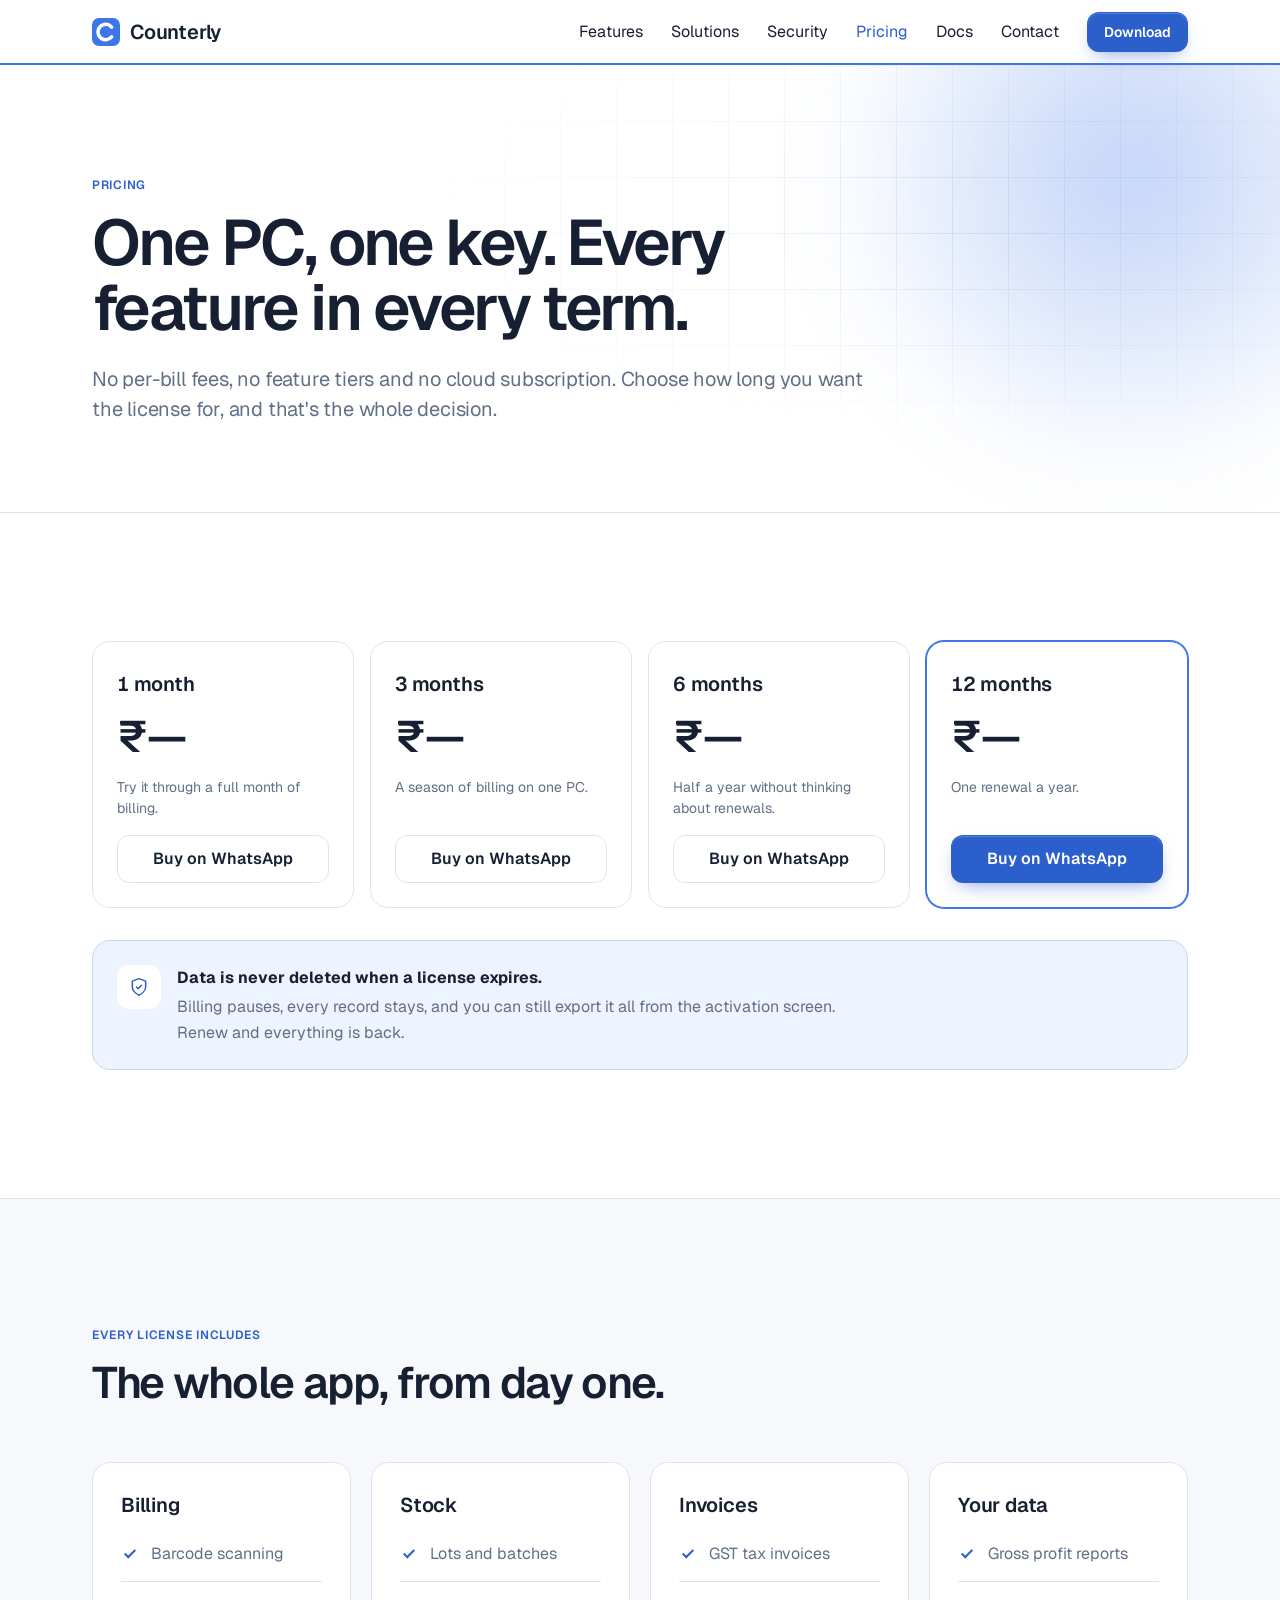
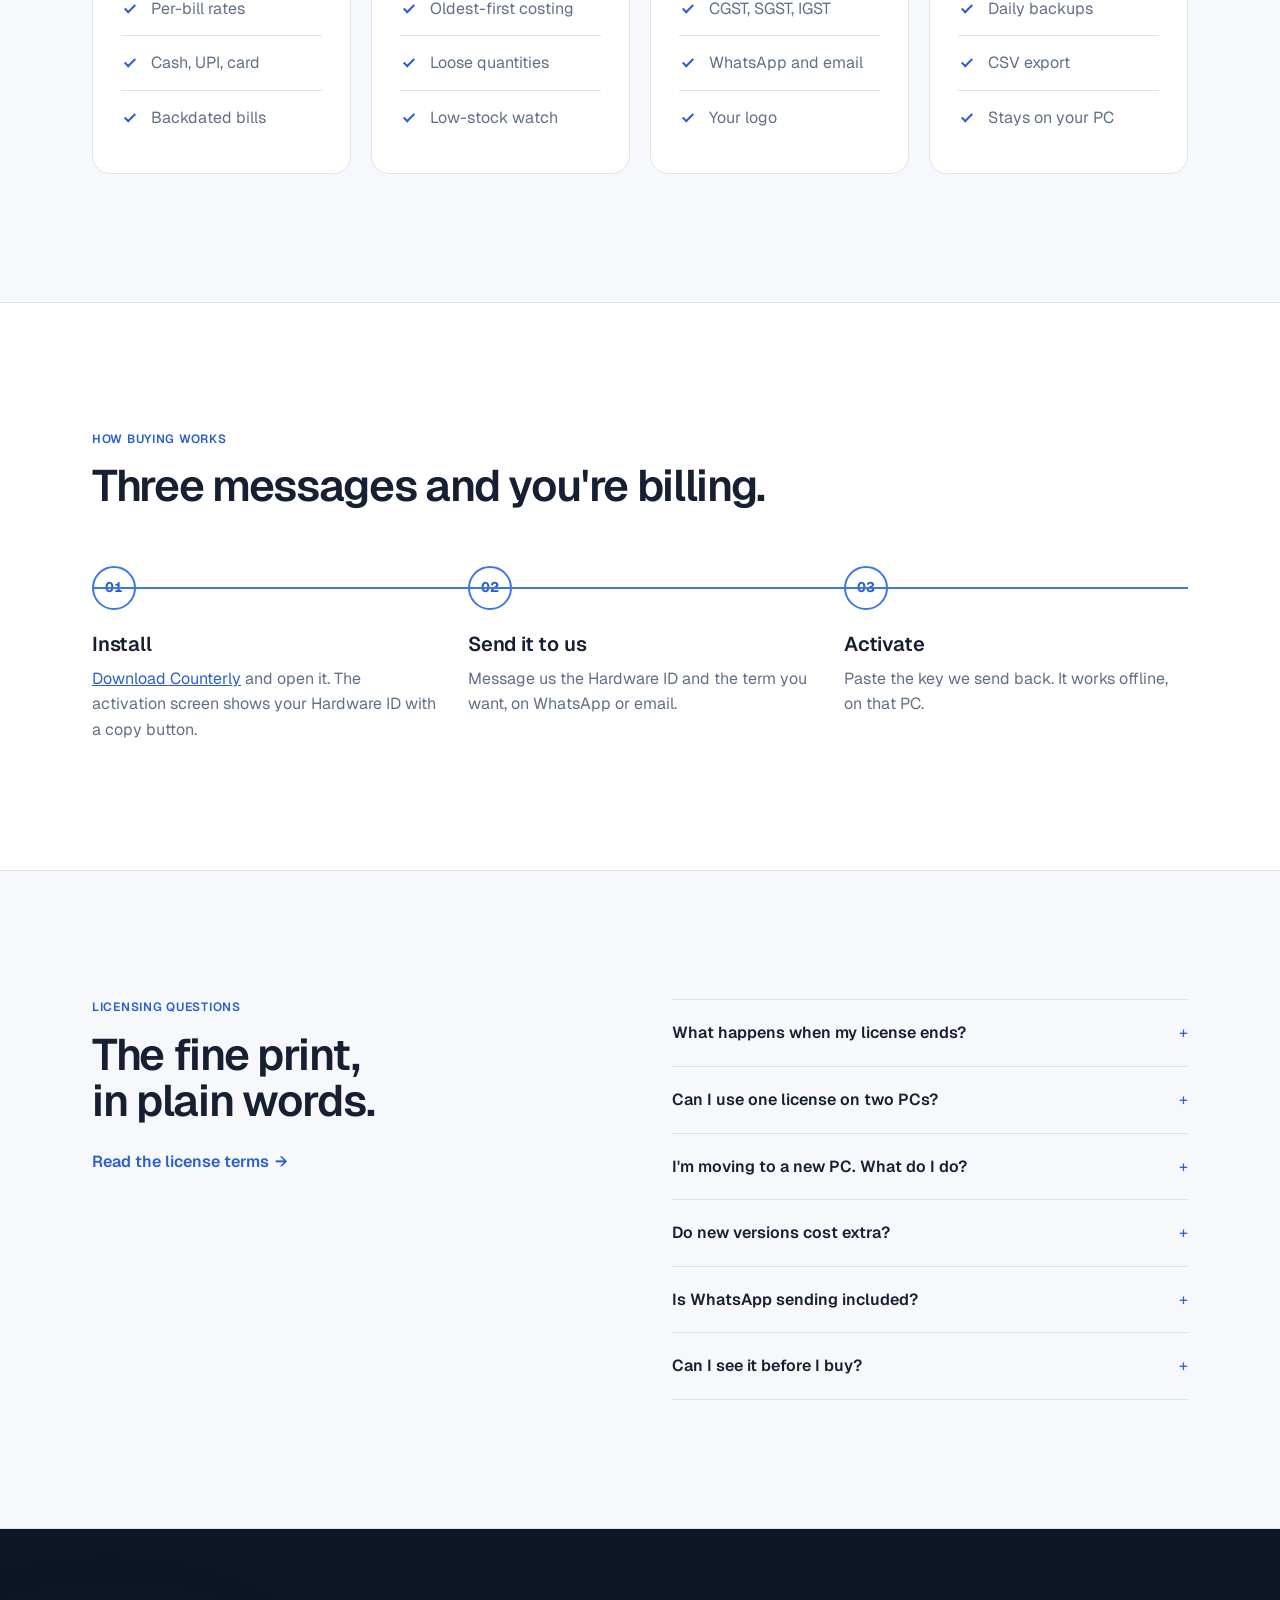
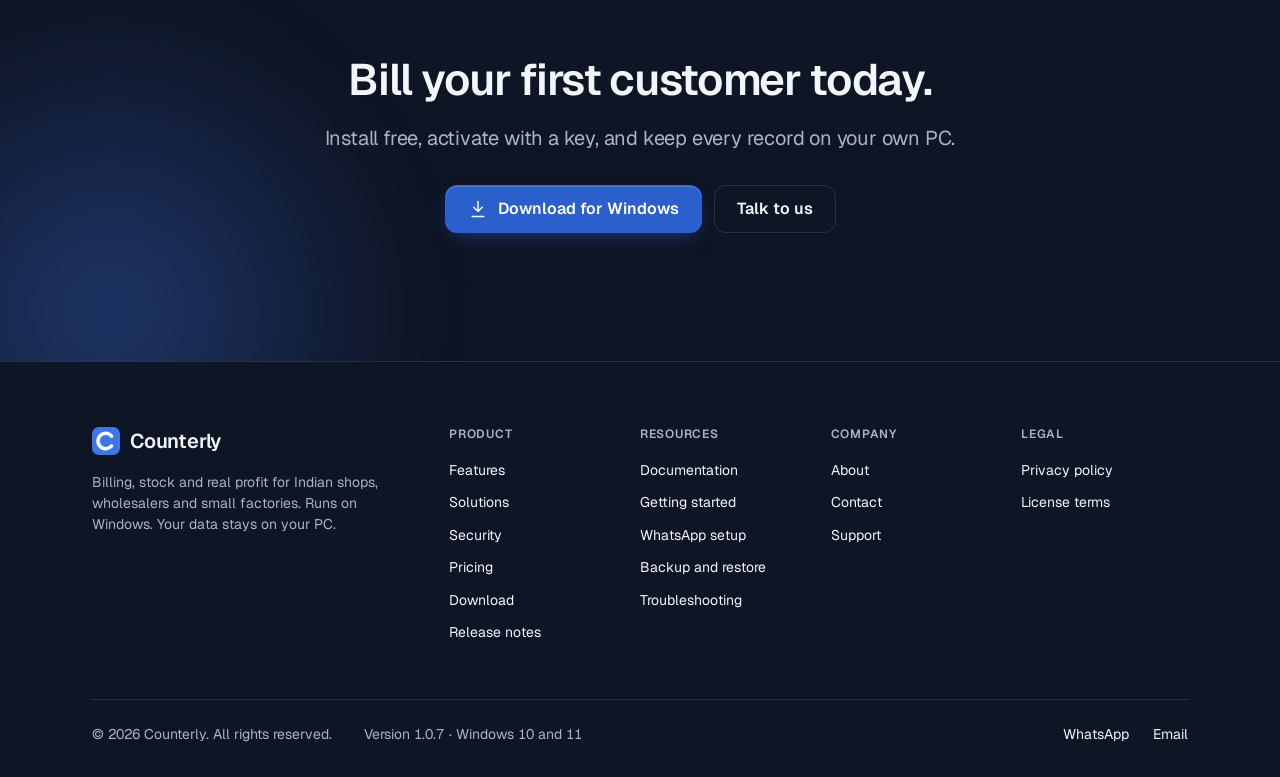
<file: pricing.html>
<!doctype html>
<html lang="en-IN">
<head>
<meta charset="utf-8">
<meta name="viewport" content="width=device-width, initial-scale=1">
<title>Pricing · Counterly</title>
<meta name="description" content="Counterly licenses: one PC, one key, terms of 1, 3, 6 or 12 months. Every feature in every license, and your data is never deleted when a license expires.">
<meta property="og:title" content="Pricing · Counterly">
<meta property="og:description" content="Counterly licenses: one PC, one key, terms of 1, 3, 6 or 12 months. Every feature in every license, and your data is never deleted when a license expires.">
<meta property="og:type" content="website">
<meta name="theme-color" content="#ffffff">
<link rel="icon" href="favicon.svg" type="image/svg+xml">
<link rel="preconnect" href="https://fonts.googleapis.com">
<link rel="preconnect" href="https://fonts.gstatic.com" crossorigin>
<link rel="stylesheet" href="https://fonts.googleapis.com/css2?family=Geist:wght@400..700&display=swap">
<link rel="stylesheet" href="site.css">
<script>document.documentElement.className='js'+(matchMedia('(prefers-reduced-motion: reduce)').matches?'':' motion')</script>
<script src="site.js" defer></script>
</head>
<body>
<a class="skip" href="#main">Skip to content</a>
<header class="nav">
  <div class="wrap">
    <a class="brand s20" href="index.html" aria-label="Counterly home"><svg viewBox="0 0 40 40" aria-hidden="true"><rect width="40" height="40" rx="10" fill="#3E76EA"/><path d="M28 13a11 11 0 1 0 0 14" fill="none" stroke="#fff" stroke-width="5" stroke-linecap="round"/></svg>Counterly</a>
    <ul class="links">
      <li><a href="features.html">Features</a></li>
      <li><a href="solutions.html">Solutions</a></li>
      <li><a href="security.html">Security</a></li>
      <li><a aria-current="page" href="pricing.html">Pricing</a></li>
      <li><a href="docs.html">Docs</a></li>
    </ul>
    <a class="navlink" href="contact.html">Contact</a>
    <a class="btn sm" href="download.html">Download</a>
    <details class="menu">
      <summary aria-label="Menu"><svg class="i" viewBox="0 0 24 24" aria-hidden="true"><path d="M4 7h16M4 12h16M4 17h16"/></svg></summary>
      <nav aria-label="Site"><a href="features.html">Features</a><a href="solutions.html">Solutions</a><a href="security.html">Security</a><a aria-current="page" href="pricing.html">Pricing</a><a href="docs.html">Docs</a><a href="about.html">About</a><a href="contact.html">Contact</a><a href="download.html">Download</a></nav>
    </details>
  </div>
</header>
<main id="main">
<section class="phero">
  <div class="glow g1" aria-hidden="true"></div>
  <div class="wrap">
    <p class="eyebrow">Pricing</p>
    <h1>One PC, one key. Every feature in every term.</h1>
    <p class="s20 muted">No per-bill fees, no feature tiers and no cloud subscription. Choose how long you want the license for, and that's the whole decision.</p>
  </div>
</section>

<section>
  <div class="wrap">
    <!-- Set the four prices below and on index.html, then replace 91XXXXXXXXXX with your WhatsApp number in every file. -->
    <div class="plans" style="margin-top:0">
      <div class="plan" data-reveal style="--i:0">
        <h3>1 month</h3>
        <p class="price">₹—</p>
        <p class="s14 muted">Try it through a full month of billing.</p>
        <a class="btn ghost" href="https://wa.me/91XXXXXXXXXX?text=Hi%2C%20I%27d%20like%20a%201-month%20Counterly%20license.%0AHardware%20ID%3A%20">Buy on WhatsApp</a>
      </div>
      <div class="plan" data-reveal style="--i:1">
        <h3>3 months</h3>
        <p class="price">₹—</p>
        <p class="s14 muted">A season of billing on one PC.</p>
        <a class="btn ghost" href="https://wa.me/91XXXXXXXXXX?text=Hi%2C%20I%27d%20like%20a%203-month%20Counterly%20license.%0AHardware%20ID%3A%20">Buy on WhatsApp</a>
      </div>
      <div class="plan" data-reveal style="--i:2">
        <h3>6 months</h3>
        <p class="price">₹—</p>
        <p class="s14 muted">Half a year without thinking about renewals.</p>
        <a class="btn ghost" href="https://wa.me/91XXXXXXXXXX?text=Hi%2C%20I%27d%20like%20a%206-month%20Counterly%20license.%0AHardware%20ID%3A%20">Buy on WhatsApp</a>
      </div>
      <div class="plan hi" data-reveal style="--i:3">
        <h3>12 months</h3>
        <p class="price">₹—</p>
        <p class="s14 muted">One renewal a year.</p>
        <a class="btn" href="https://wa.me/91XXXXXXXXXX?text=Hi%2C%20I%27d%20like%20a%2012-month%20Counterly%20license.%0AHardware%20ID%3A%20">Buy on WhatsApp</a>
      </div>
    </div>
    <div class="keep" data-reveal>
      <span class="ico"><svg class="i" viewBox="0 0 24 24" aria-hidden="true"><path d="M12 22s8-4 8-10V5l-8-3-8 3v7c0 6 8 10 8 10z"/><path d="m9 12 2 2 4-4"/></svg></span>
      <div>
        <p><b>Data is never deleted when a license expires.</b></p>
        <p class="muted">Billing pauses, every record stays, and you can still export it all from the activation screen. Renew and everything is back.</p>
      </div>
    </div>
  </div>
</section>

<section class="band">
  <div class="wrap">
    <div class="head" data-reveal>
      <p class="eyebrow">Every license includes</p>
      <h2>The whole app, from day one.</h2>
    </div>
    <div class="grid four">
      <div class="card" data-reveal style="--i:0"><h3>Billing</h3><ul class="spec" style="padding:0;border:0;margin-top:8px"><li>Barcode scanning</li><li>Per-bill rates</li><li>Cash, UPI, card</li><li>Backdated bills</li></ul></div>
      <div class="card" data-reveal style="--i:1"><h3>Stock</h3><ul class="spec" style="padding:0;border:0;margin-top:8px"><li>Lots and batches</li><li>Oldest-first costing</li><li>Loose quantities</li><li>Low-stock watch</li></ul></div>
      <div class="card" data-reveal style="--i:2"><h3>Invoices</h3><ul class="spec" style="padding:0;border:0;margin-top:8px"><li>GST tax invoices</li><li>CGST, SGST, IGST</li><li>WhatsApp and email</li><li>Your logo</li></ul></div>
      <div class="card" data-reveal style="--i:3"><h3>Your data</h3><ul class="spec" style="padding:0;border:0;margin-top:8px"><li>Gross profit reports</li><li>Daily backups</li><li>CSV export</li><li>Stays on your PC</li></ul></div>
    </div>
  </div>
</section>

<section>
  <div class="wrap">
    <div class="head" data-reveal>
      <p class="eyebrow">How buying works</p>
      <h2>Three messages and you're billing.</h2>
    </div>
    <ol class="steps three" data-reveal>
      <li><span class="n" style="--i:0">01</span><h3>Install</h3><p><a href="download.html">Download Counterly</a> and open it. The activation screen shows your Hardware ID with a copy button.</p></li>
      <li><span class="n" style="--i:1">02</span><h3>Send it to us</h3><p>Message us the Hardware ID and the term you want, on WhatsApp or email.</p></li>
      <li><span class="n" style="--i:2">03</span><h3>Activate</h3><p>Paste the key we send back. It works offline, on that PC.</p></li>
    </ol>
  </div>
</section>

<section class="band" id="faq">
  <div class="wrap split" style="align-items:start">
    <div class="head" data-reveal>
      <p class="eyebrow">Licensing questions</p>
      <h2>The fine print, in plain words.</h2>
      <a class="more" href="terms.html">Read the license terms <span aria-hidden="true">→</span></a>
    </div>
    <div class="faq" data-reveal style="--i:1">
      <details>
        <summary>What happens when my license ends?</summary>
        <p>Billing and other business actions lock. Your products, stock, customers and bills stay exactly where they are, and "Export my records" still works. Enter a new key and you carry on.</p>
      </details>
      <details>
        <summary>Can I use one license on two PCs?</summary>
        <p>No. A key is bound to the Hardware ID of one PC. Each PC that bills needs its own license.</p>
      </details>
      <details>
        <summary>I'm moving to a new PC. What do I do?</summary>
        <p>Copy your latest backup to the new PC and restore it, then send us the new PC's Hardware ID for a key. The <a href="docs.html#backup">backup guide</a> has the steps. Email and WhatsApp credentials need to be entered again.</p>
      </details>
      <details>
        <summary>Do new versions cost extra?</summary>
        <p>New versions install over the old one and keep your existing license and records.</p>
      </details>
      <details>
        <summary>Is WhatsApp sending included?</summary>
        <p>The feature is included. Sending needs your own WhatsApp Business Platform account from Meta, and any charges Meta makes for messages are between you and Meta.</p>
      </details>
      <details>
        <summary>Can I see it before I buy?</summary>
        <p>The <a href="features.html">features page</a> shows every module, and the <a href="index.html">home page</a> plays an example bill from start to finish. For anything else, <a href="contact.html">talk to us</a>.</p>
      </details>
    </div>
  </div>
</section>

<section class="night cta-band">
  <div class="glow g1" aria-hidden="true"></div>
  <div class="wrap" data-reveal>
    <h2>Bill your first customer today.</h2>
    <p class="s20 muted" style="margin-top:20px">Install free, activate with a key, and keep every record on your own PC.</p>
    <div class="cta" style="justify-content:center">
      <a class="btn" href="download.html"><svg class="i down" viewBox="0 0 24 24" aria-hidden="true"><path d="M12 3v12m0 0-5-5m5 5 5-5M5 21h14"/></svg>Download for Windows</a>
      <a class="btn ghost-dark" href="contact.html">Talk to us</a>
    </div>
  </div>
</section>

</main>

<footer class="foot">
  <div class="wrap">
    <div class="foot-top">
      <div class="foot-brand">
        <a class="brand s20" href="index.html"><svg viewBox="0 0 40 40" aria-hidden="true"><rect width="40" height="40" rx="10" fill="#3E76EA"/><path d="M28 13a11 11 0 1 0 0 14" fill="none" stroke="#fff" stroke-width="5" stroke-linecap="round"/></svg>Counterly</a>
        <p class="s14">Billing, stock and real profit for Indian shops, wholesalers and small factories. Runs on Windows. Your data stays on your PC.</p>
      </div>
      <nav aria-label="Product"><h2>Product</h2><ul><li><a href="features.html">Features</a></li><li><a href="solutions.html">Solutions</a></li><li><a href="security.html">Security</a></li><li><a href="pricing.html">Pricing</a></li><li><a href="download.html">Download</a></li><li><a href="download.html#releases">Release notes</a></li></ul></nav>
      <nav aria-label="Resources"><h2>Resources</h2><ul><li><a href="docs.html">Documentation</a></li><li><a href="docs.html#start">Getting started</a></li><li><a href="docs.html#whatsapp">WhatsApp setup</a></li><li><a href="docs.html#backup">Backup and restore</a></li><li><a href="docs.html#trouble">Troubleshooting</a></li></ul></nav>
      <nav aria-label="Company"><h2>Company</h2><ul><li><a href="about.html">About</a></li><li><a href="contact.html">Contact</a></li><li><a href="contact.html#support">Support</a></li></ul></nav>
      <nav aria-label="Legal"><h2>Legal</h2><ul><li><a href="privacy.html">Privacy policy</a></li><li><a href="terms.html">License terms</a></li></ul></nav>
    </div>
    <div class="foot-bottom s14">
      <span>© 2026 Counterly. All rights reserved.</span>
      <span>Version 1.0.7 · Windows 10 and 11</span>
      <span class="foot-contact"><a href="https://wa.me/91XXXXXXXXXX">WhatsApp</a><a href="mailto:sales@counterly.example">Email</a></span>
    </div>
  </div>
</footer>
</body>
</html>
</file>
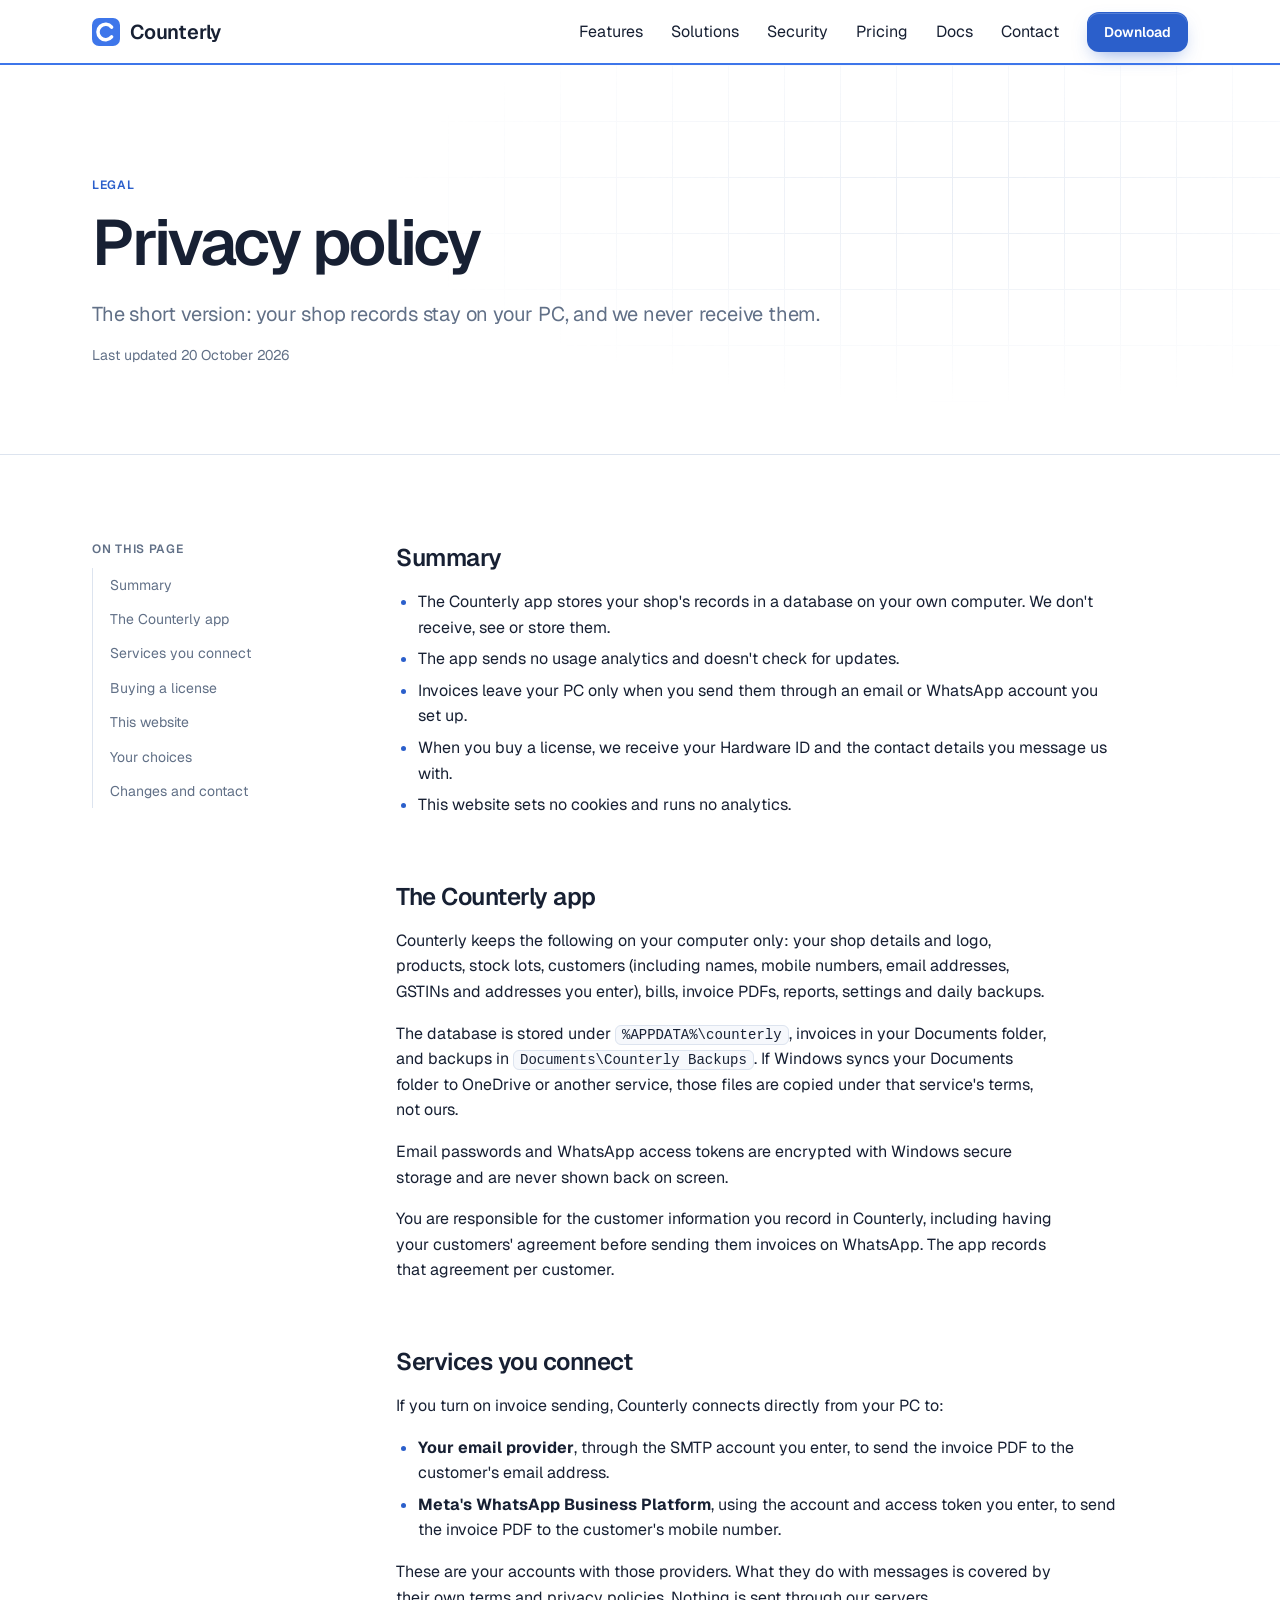
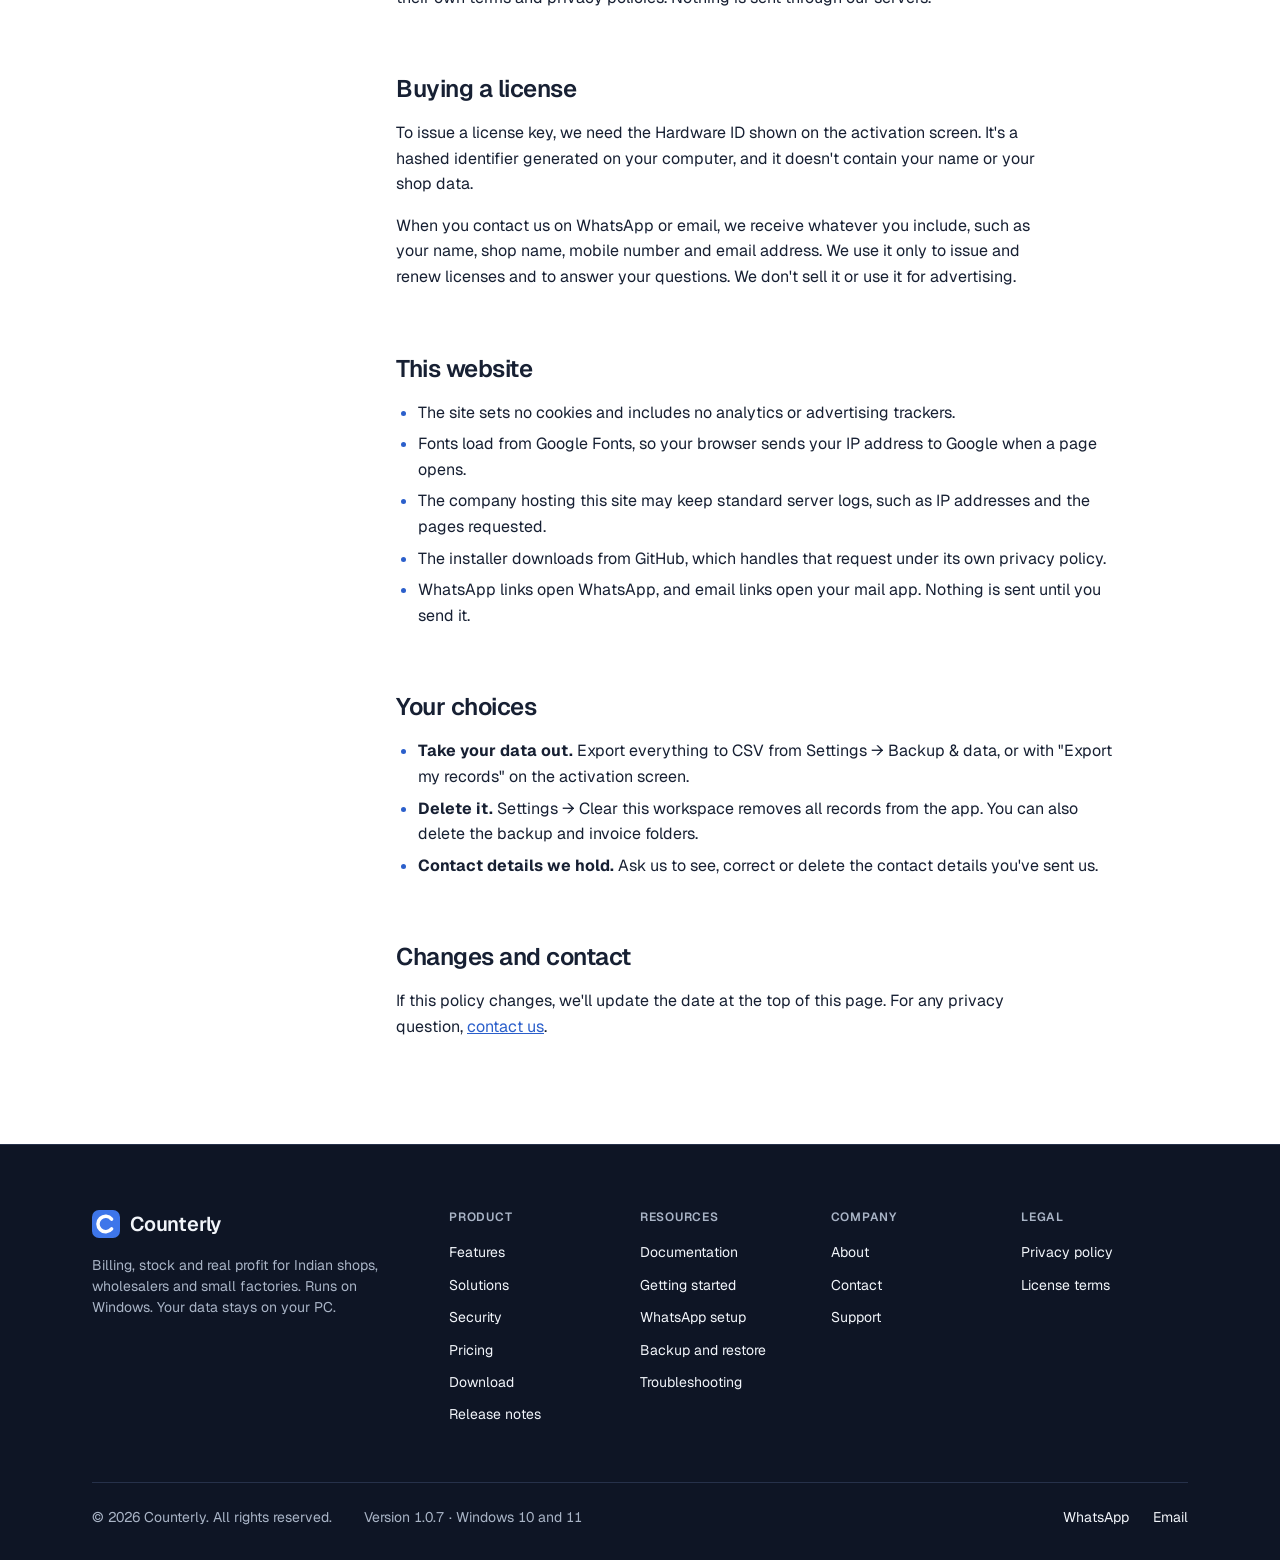
<file: privacy.html>
<!doctype html>
<html lang="en-IN">
<head>
<meta charset="utf-8">
<meta name="viewport" content="width=device-width, initial-scale=1">
<title>Privacy policy · Counterly</title>
<meta name="description" content="What information Counterly and this website collect, where your shop data is stored, and what is shared with the services you choose to connect.">
<meta property="og:title" content="Privacy policy · Counterly">
<meta property="og:description" content="What information Counterly and this website collect, where your shop data is stored, and what is shared with the services you choose to connect.">
<meta property="og:type" content="website">
<meta name="theme-color" content="#ffffff">
<link rel="icon" href="favicon.svg" type="image/svg+xml">
<link rel="preconnect" href="https://fonts.googleapis.com">
<link rel="preconnect" href="https://fonts.gstatic.com" crossorigin>
<link rel="stylesheet" href="https://fonts.googleapis.com/css2?family=Geist:wght@400..700&display=swap">
<link rel="stylesheet" href="site.css">
<script>document.documentElement.className='js'+(matchMedia('(prefers-reduced-motion: reduce)').matches?'':' motion')</script>
<script src="site.js" defer></script>
</head>
<body>
<a class="skip" href="#main">Skip to content</a>
<header class="nav">
  <div class="wrap">
    <a class="brand s20" href="index.html" aria-label="Counterly home"><svg viewBox="0 0 40 40" aria-hidden="true"><rect width="40" height="40" rx="10" fill="#3E76EA"/><path d="M28 13a11 11 0 1 0 0 14" fill="none" stroke="#fff" stroke-width="5" stroke-linecap="round"/></svg>Counterly</a>
    <ul class="links">
      <li><a href="features.html">Features</a></li>
      <li><a href="solutions.html">Solutions</a></li>
      <li><a href="security.html">Security</a></li>
      <li><a href="pricing.html">Pricing</a></li>
      <li><a href="docs.html">Docs</a></li>
    </ul>
    <a class="navlink" href="contact.html">Contact</a>
    <a class="btn sm" href="download.html">Download</a>
    <details class="menu">
      <summary aria-label="Menu"><svg class="i" viewBox="0 0 24 24" aria-hidden="true"><path d="M4 7h16M4 12h16M4 17h16"/></svg></summary>
      <nav aria-label="Site"><a href="features.html">Features</a><a href="solutions.html">Solutions</a><a href="security.html">Security</a><a href="pricing.html">Pricing</a><a href="docs.html">Docs</a><a href="about.html">About</a><a href="contact.html">Contact</a><a href="download.html">Download</a></nav>
    </details>
  </div>
</header>
<main id="main">
<!-- DRAFT: written from how the app and site behave in version 1.0.7. Have it reviewed by a lawyer before publishing, and add your legal entity name and address. -->
<section class="phero">
  <div class="wrap">
    <p class="eyebrow">Legal</p>
    <h1>Privacy policy</h1>
    <p class="s20 muted">The short version: your shop records stay on your PC, and we never receive them.</p>
    <p class="updated s14 muted">Last updated 20 October 2026</p>
  </div>
</section>

<div class="wrap docs">
  <nav class="toc" aria-label="On this page">
    <h2>On this page</h2>
    <ol>
      <li><a href="#summary">Summary</a></li>
      <li><a href="#app">The Counterly app</a></li>
      <li><a href="#third">Services you connect</a></li>
      <li><a href="#licensing">Buying a license</a></li>
      <li><a href="#site">This website</a></li>
      <li><a href="#rights">Your choices</a></li>
      <li><a href="#changes">Changes and contact</a></li>
    </ol>
  </nav>
  <article class="prose">
    <section id="summary">
      <h2>Summary</h2>
      <ul>
        <li>The Counterly app stores your shop's records in a database on your own computer. We don't receive, see or store them.</li>
        <li>The app sends no usage analytics and doesn't check for updates.</li>
        <li>Invoices leave your PC only when you send them through an email or WhatsApp account you set up.</li>
        <li>When you buy a license, we receive your Hardware ID and the contact details you message us with.</li>
        <li>This website sets no cookies and runs no analytics.</li>
      </ul>
    </section>

    <section id="app">
      <h2>The Counterly app</h2>
      <p>Counterly keeps the following on your computer only: your shop details and logo, products, stock lots, customers (including names, mobile numbers, email addresses, GSTINs and addresses you enter), bills, invoice PDFs, reports, settings and daily backups.</p>
      <p>The database is stored under <code>%APPDATA%\counterly</code>, invoices in your Documents folder, and backups in <code>Documents\Counterly Backups</code>. If Windows syncs your Documents folder to OneDrive or another service, those files are copied under that service's terms, not ours.</p>
      <p>Email passwords and WhatsApp access tokens are encrypted with Windows secure storage and are never shown back on screen.</p>
      <p>You are responsible for the customer information you record in Counterly, including having your customers' agreement before sending them invoices on WhatsApp. The app records that agreement per customer.</p>
    </section>

    <section id="third">
      <h2>Services you connect</h2>
      <p>If you turn on invoice sending, Counterly connects directly from your PC to:</p>
      <ul>
        <li><b>Your email provider</b>, through the SMTP account you enter, to send the invoice PDF to the customer's email address.</li>
        <li><b>Meta's WhatsApp Business Platform</b>, using the account and access token you enter, to send the invoice PDF to the customer's mobile number.</li>
      </ul>
      <p>These are your accounts with those providers. What they do with messages is covered by their own terms and privacy policies. Nothing is sent through our servers.</p>
    </section>

    <section id="licensing">
      <h2>Buying a license</h2>
      <p>To issue a license key, we need the Hardware ID shown on the activation screen. It's a hashed identifier generated on your computer, and it doesn't contain your name or your shop data.</p>
      <p>When you contact us on WhatsApp or email, we receive whatever you include, such as your name, shop name, mobile number and email address. We use it only to issue and renew licenses and to answer your questions. We don't sell it or use it for advertising.</p>
    </section>

    <section id="site">
      <h2>This website</h2>
      <ul>
        <li>The site sets no cookies and includes no analytics or advertising trackers.</li>
        <li>Fonts load from Google Fonts, so your browser sends your IP address to Google when a page opens.</li>
        <li>The company hosting this site may keep standard server logs, such as IP addresses and the pages requested.</li>
        <li>The installer downloads from GitHub, which handles that request under its own privacy policy.</li>
        <li>WhatsApp links open WhatsApp, and email links open your mail app. Nothing is sent until you send it.</li>
      </ul>
    </section>

    <section id="rights">
      <h2>Your choices</h2>
      <ul>
        <li><b>Take your data out.</b> Export everything to CSV from Settings → Backup &amp; data, or with "Export my records" on the activation screen.</li>
        <li><b>Delete it.</b> Settings → Clear this workspace removes all records from the app. You can also delete the backup and invoice folders.</li>
        <li><b>Contact details we hold.</b> Ask us to see, correct or delete the contact details you've sent us.</li>
      </ul>
    </section>

    <section id="changes">
      <h2>Changes and contact</h2>
      <p>If this policy changes, we'll update the date at the top of this page. For any privacy question, <a href="contact.html">contact us</a>.</p>
    </section>
  </article>
</div>
</main>

<footer class="foot">
  <div class="wrap">
    <div class="foot-top">
      <div class="foot-brand">
        <a class="brand s20" href="index.html"><svg viewBox="0 0 40 40" aria-hidden="true"><rect width="40" height="40" rx="10" fill="#3E76EA"/><path d="M28 13a11 11 0 1 0 0 14" fill="none" stroke="#fff" stroke-width="5" stroke-linecap="round"/></svg>Counterly</a>
        <p class="s14">Billing, stock and real profit for Indian shops, wholesalers and small factories. Runs on Windows. Your data stays on your PC.</p>
      </div>
      <nav aria-label="Product"><h2>Product</h2><ul><li><a href="features.html">Features</a></li><li><a href="solutions.html">Solutions</a></li><li><a href="security.html">Security</a></li><li><a href="pricing.html">Pricing</a></li><li><a href="download.html">Download</a></li><li><a href="download.html#releases">Release notes</a></li></ul></nav>
      <nav aria-label="Resources"><h2>Resources</h2><ul><li><a href="docs.html">Documentation</a></li><li><a href="docs.html#start">Getting started</a></li><li><a href="docs.html#whatsapp">WhatsApp setup</a></li><li><a href="docs.html#backup">Backup and restore</a></li><li><a href="docs.html#trouble">Troubleshooting</a></li></ul></nav>
      <nav aria-label="Company"><h2>Company</h2><ul><li><a href="about.html">About</a></li><li><a href="contact.html">Contact</a></li><li><a href="contact.html#support">Support</a></li></ul></nav>
      <nav aria-label="Legal"><h2>Legal</h2><ul><li><a href="privacy.html">Privacy policy</a></li><li><a href="terms.html">License terms</a></li></ul></nav>
    </div>
    <div class="foot-bottom s14">
      <span>© 2026 Counterly. All rights reserved.</span>
      <span>Version 1.0.7 · Windows 10 and 11</span>
      <span class="foot-contact"><a href="https://wa.me/91XXXXXXXXXX">WhatsApp</a><a href="mailto:sales@counterly.example">Email</a></span>
    </div>
  </div>
</footer>
</body>
</html>
</file>
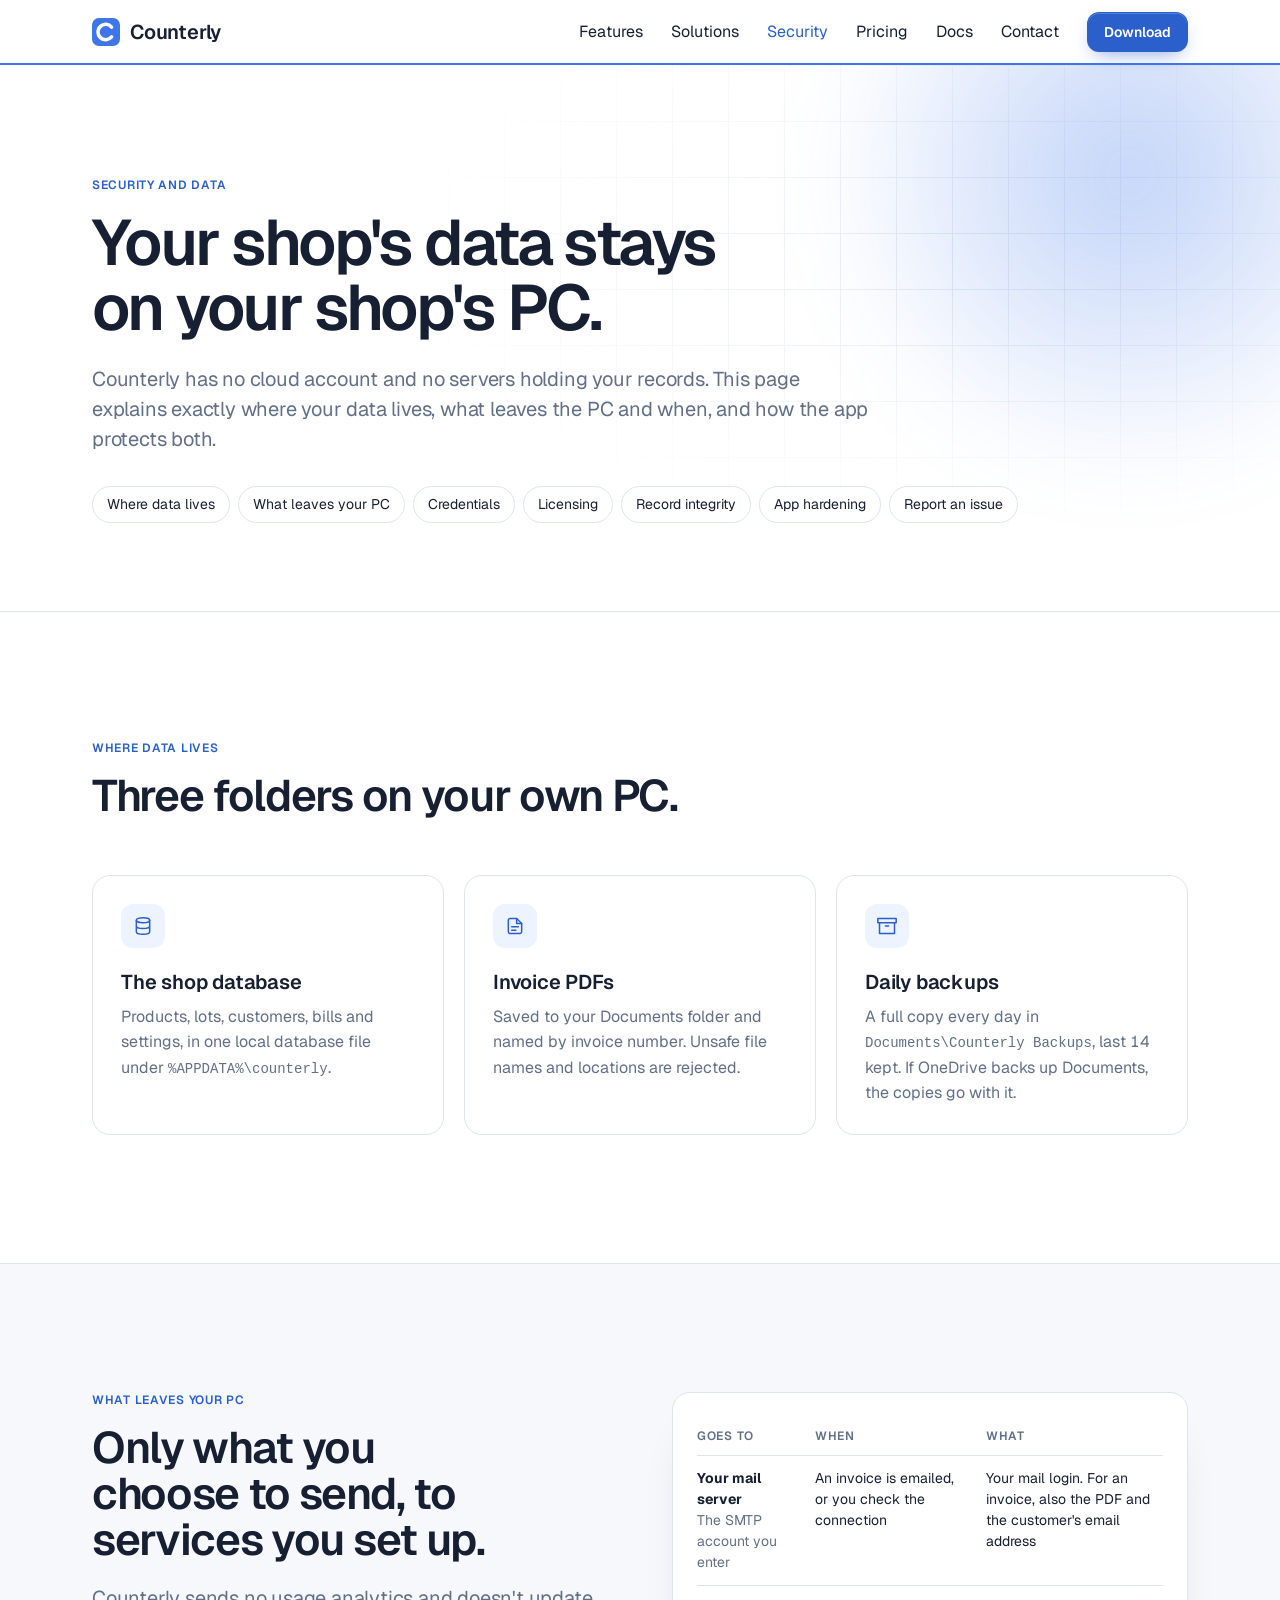
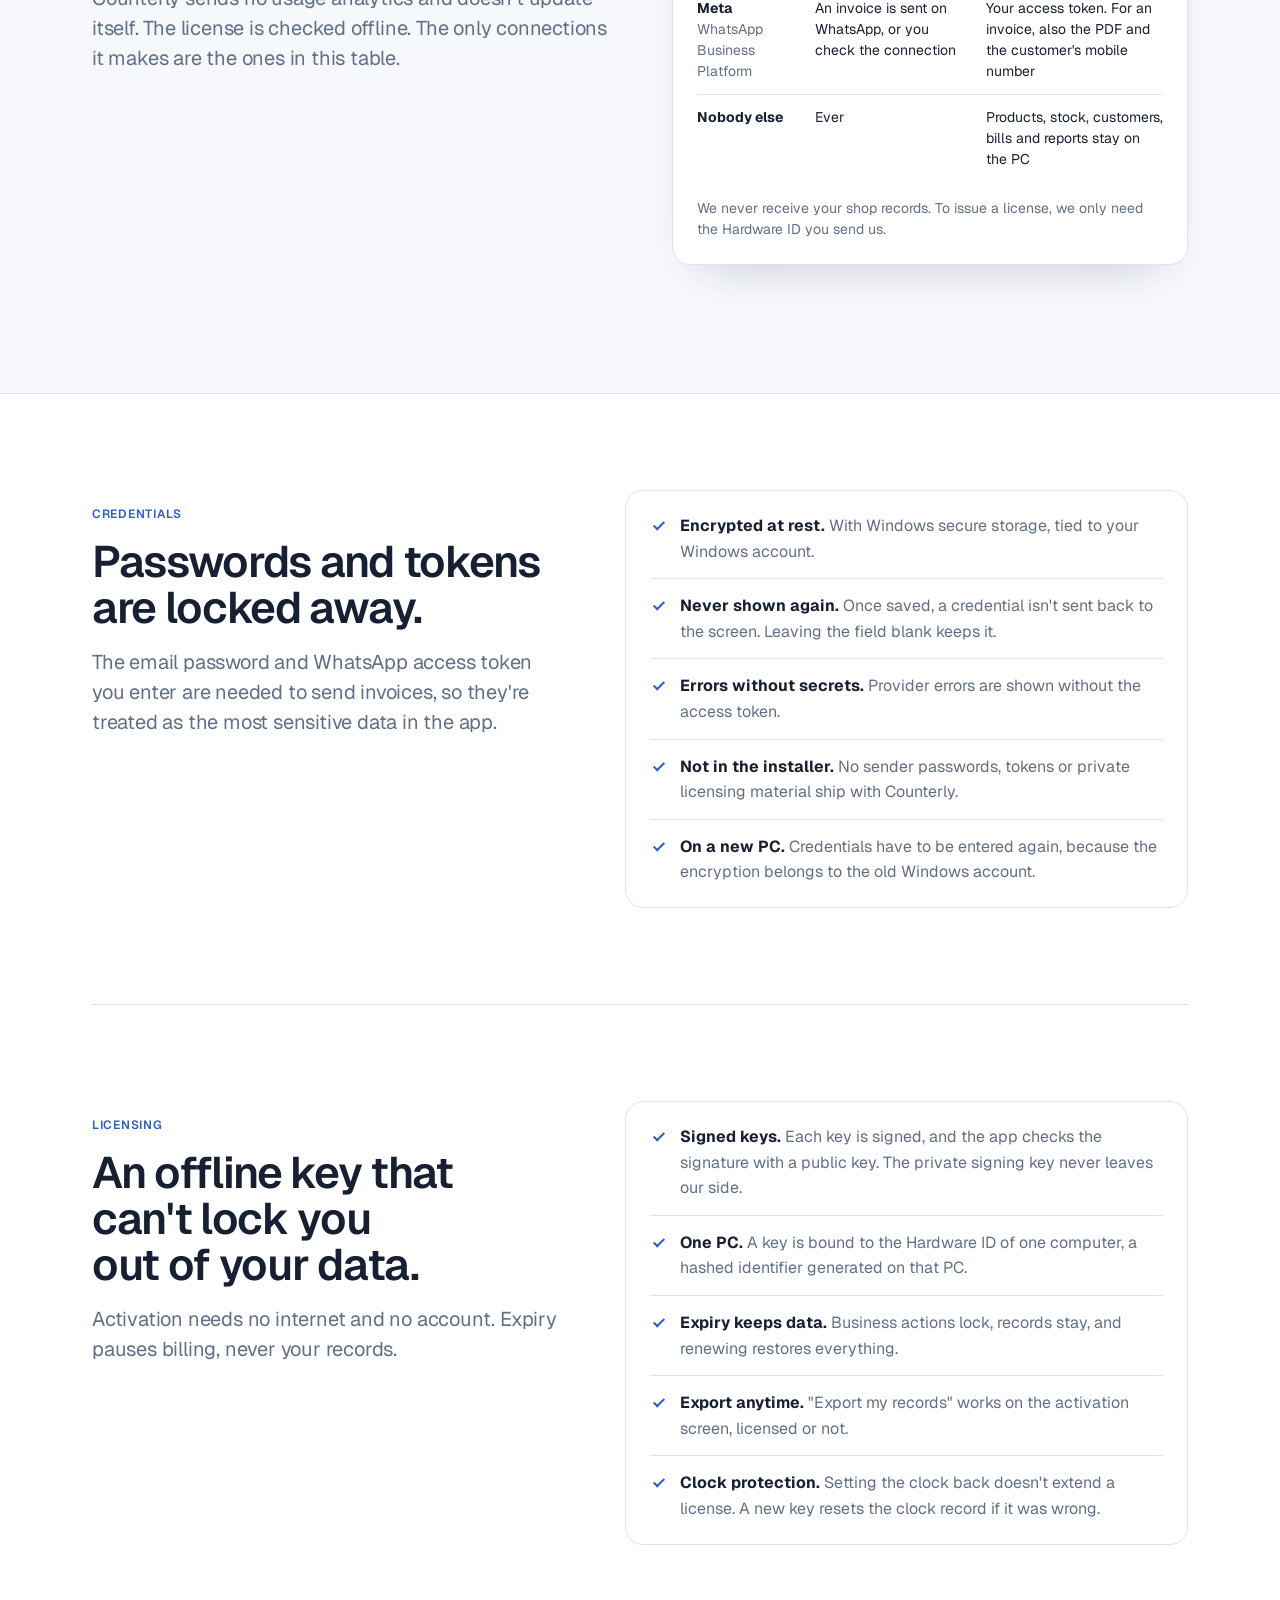
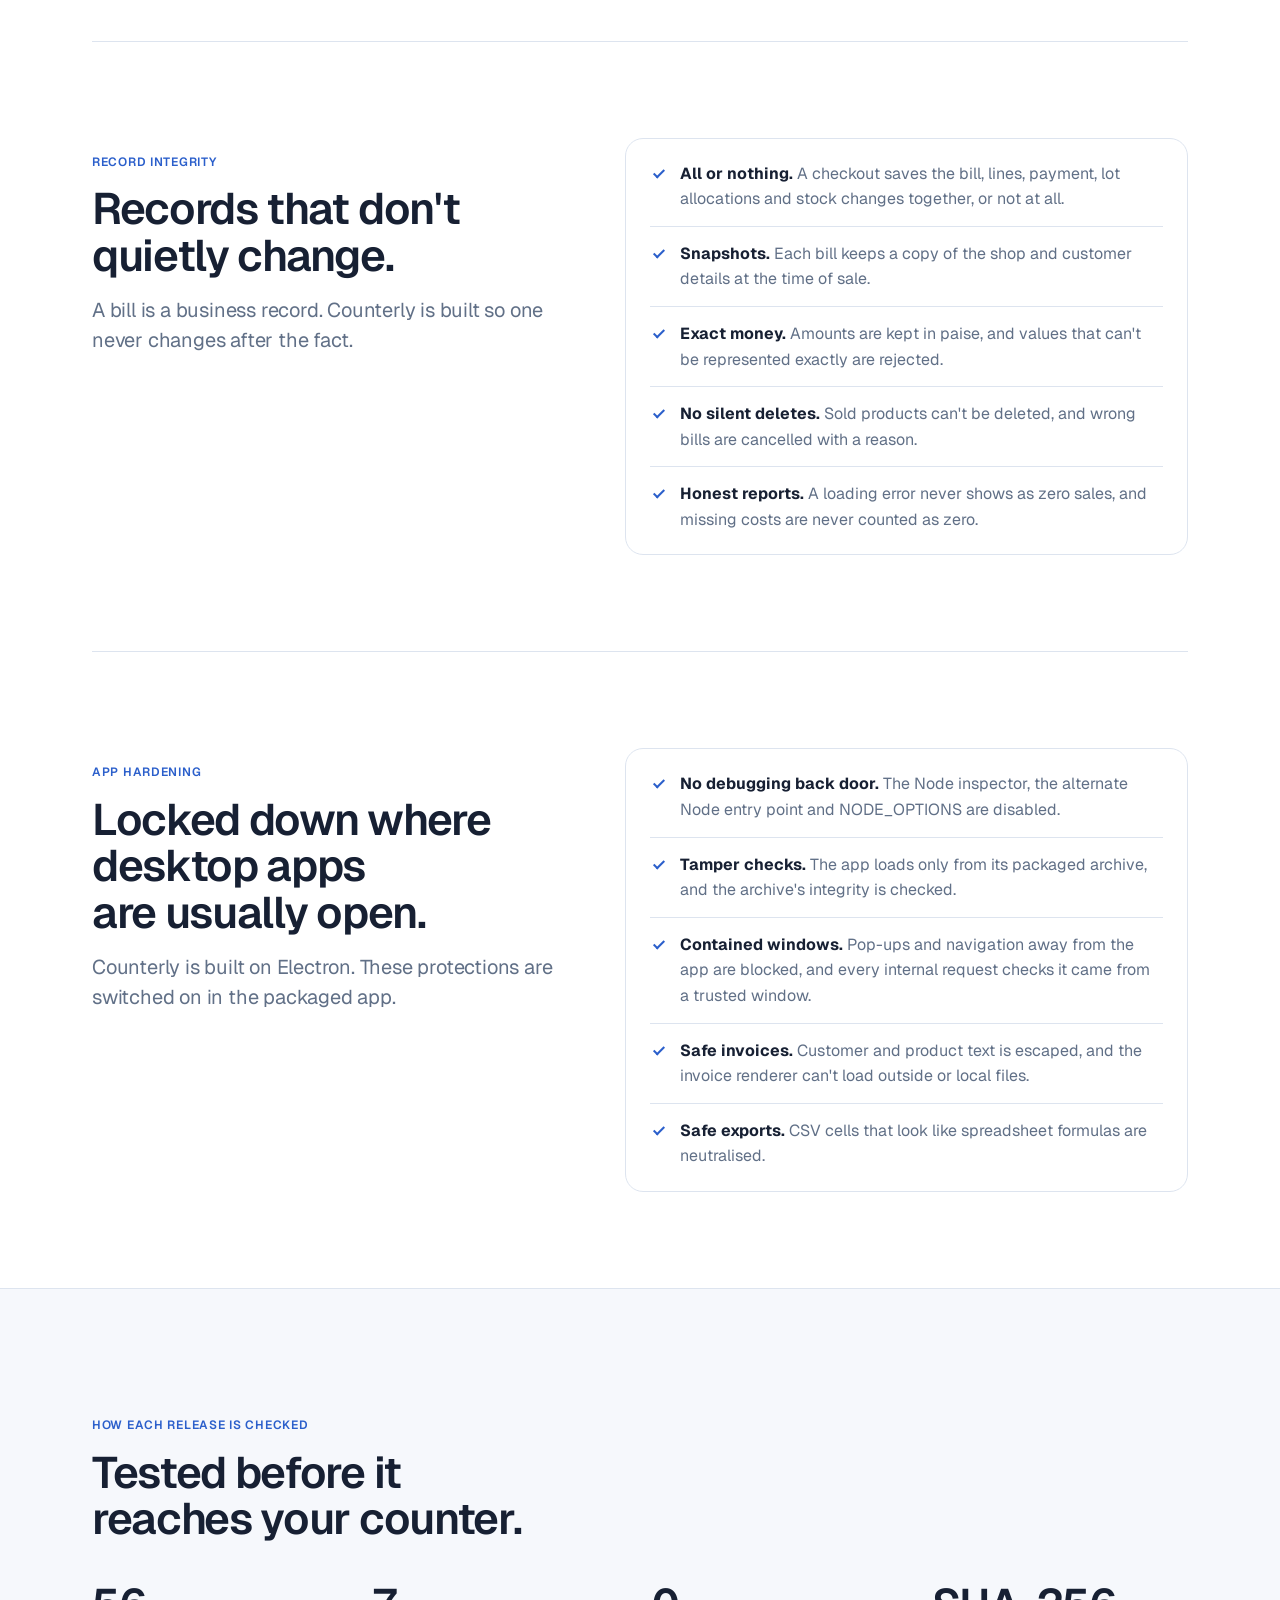
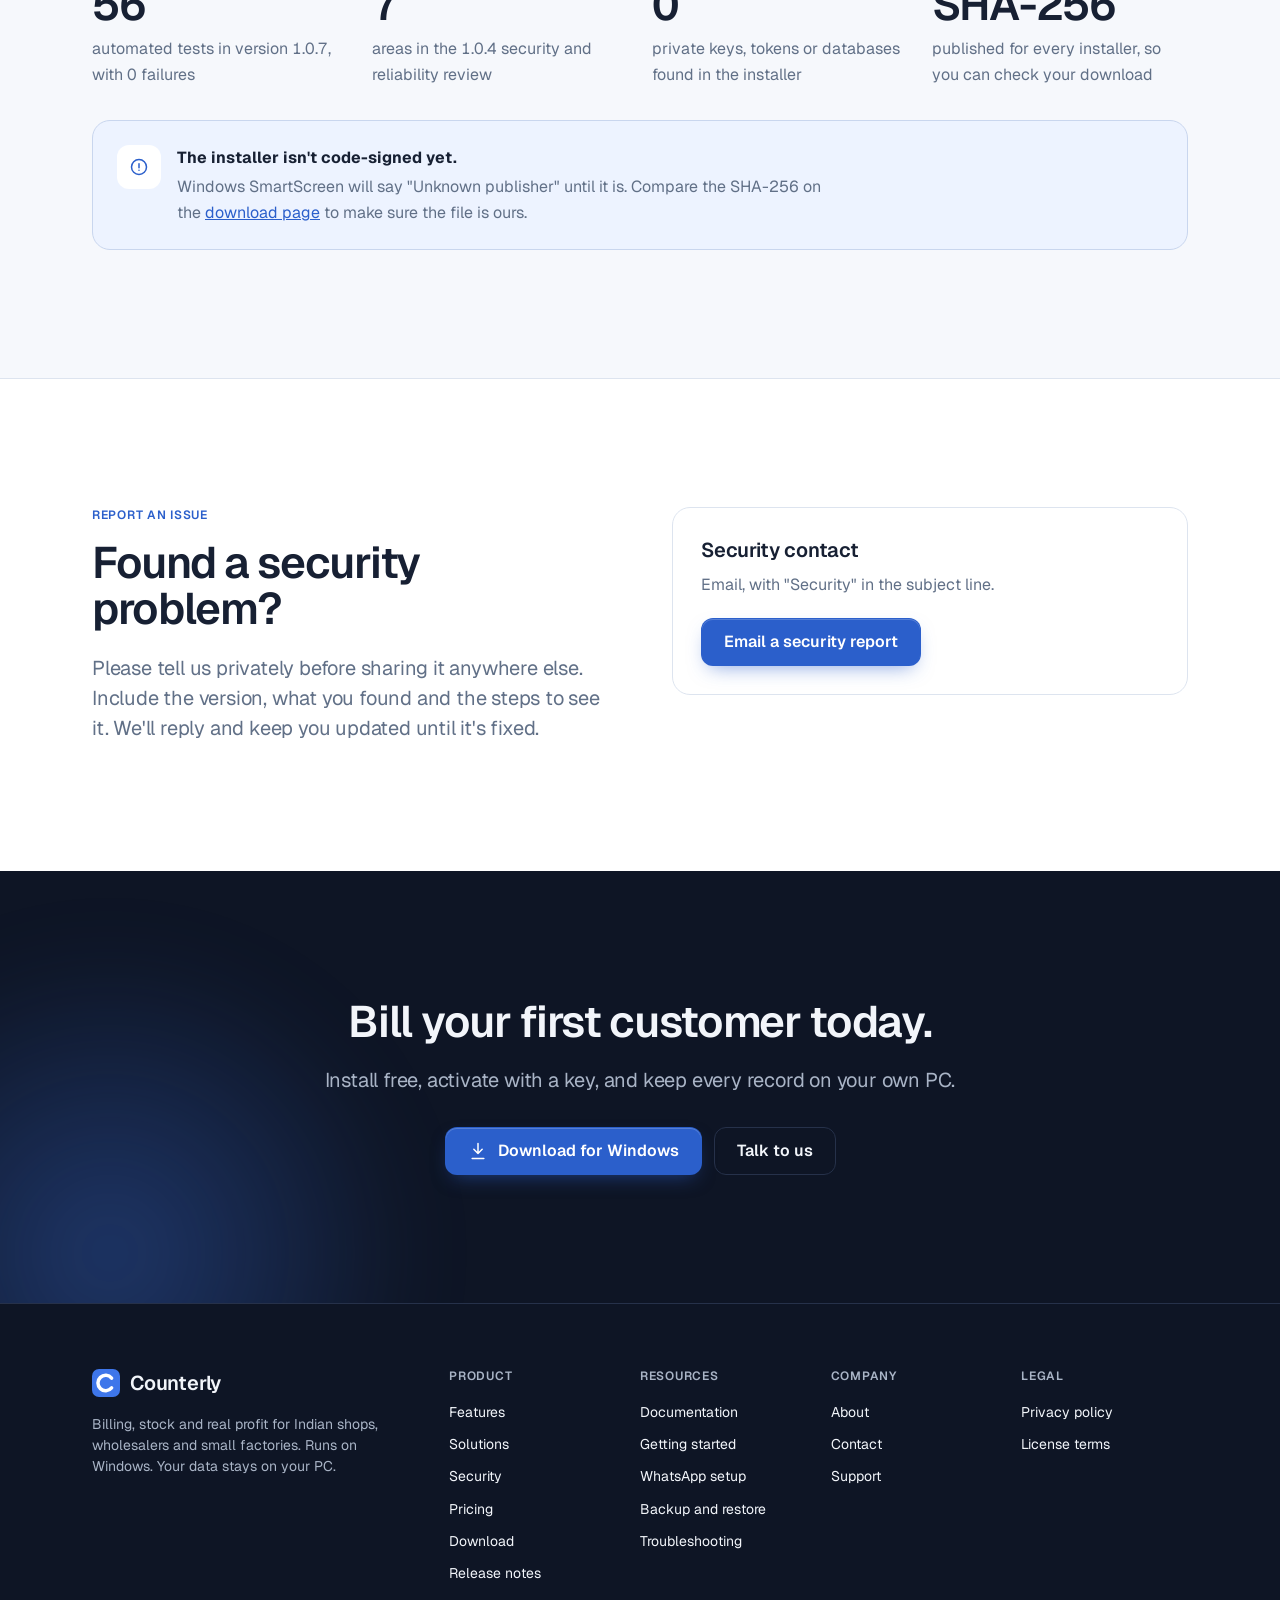
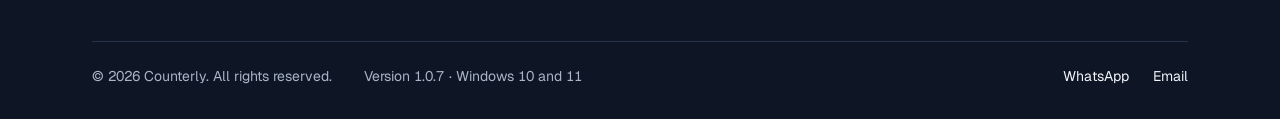
<file: security.html>
<!doctype html>
<html lang="en-IN">
<head>
<meta charset="utf-8">
<meta name="viewport" content="width=device-width, initial-scale=1">
<title>Security and data · Counterly</title>
<meta name="description" content="Where Counterly keeps your shop data, what leaves your PC and when, how credentials and licenses are protected, and how each release is checked.">
<meta property="og:title" content="Security and data · Counterly">
<meta property="og:description" content="Where Counterly keeps your shop data, what leaves your PC and when, how credentials and licenses are protected, and how each release is checked.">
<meta property="og:type" content="website">
<meta name="theme-color" content="#ffffff">
<link rel="icon" href="favicon.svg" type="image/svg+xml">
<link rel="preconnect" href="https://fonts.googleapis.com">
<link rel="preconnect" href="https://fonts.gstatic.com" crossorigin>
<link rel="stylesheet" href="https://fonts.googleapis.com/css2?family=Geist:wght@400..700&display=swap">
<link rel="stylesheet" href="site.css">
<script>document.documentElement.className='js'+(matchMedia('(prefers-reduced-motion: reduce)').matches?'':' motion')</script>
<script src="site.js" defer></script>
</head>
<body>
<a class="skip" href="#main">Skip to content</a>
<header class="nav">
  <div class="wrap">
    <a class="brand s20" href="index.html" aria-label="Counterly home"><svg viewBox="0 0 40 40" aria-hidden="true"><rect width="40" height="40" rx="10" fill="#3E76EA"/><path d="M28 13a11 11 0 1 0 0 14" fill="none" stroke="#fff" stroke-width="5" stroke-linecap="round"/></svg>Counterly</a>
    <ul class="links">
      <li><a href="features.html">Features</a></li>
      <li><a href="solutions.html">Solutions</a></li>
      <li><a aria-current="page" href="security.html">Security</a></li>
      <li><a href="pricing.html">Pricing</a></li>
      <li><a href="docs.html">Docs</a></li>
    </ul>
    <a class="navlink" href="contact.html">Contact</a>
    <a class="btn sm" href="download.html">Download</a>
    <details class="menu">
      <summary aria-label="Menu"><svg class="i" viewBox="0 0 24 24" aria-hidden="true"><path d="M4 7h16M4 12h16M4 17h16"/></svg></summary>
      <nav aria-label="Site"><a href="features.html">Features</a><a href="solutions.html">Solutions</a><a aria-current="page" href="security.html">Security</a><a href="pricing.html">Pricing</a><a href="docs.html">Docs</a><a href="about.html">About</a><a href="contact.html">Contact</a><a href="download.html">Download</a></nav>
    </details>
  </div>
</header>
<main id="main">
<section class="phero">
  <div class="glow g1" aria-hidden="true"></div>
  <div class="wrap">
    <p class="eyebrow">Security and data</p>
    <h1>Your shop's data stays on your shop's PC.</h1>
    <p class="s20 muted">Counterly has no cloud account and no servers holding your records. This page explains exactly where your data lives, what leaves the PC and when, and how the app protects both.</p>
    <ul class="chips">
      <li><a href="#where">Where data lives</a></li><li><a href="#leaves">What leaves your PC</a></li><li><a href="#credentials">Credentials</a></li><li><a href="#license">Licensing</a></li><li><a href="#integrity">Record integrity</a></li><li><a href="#hardening">App hardening</a></li><li><a href="#report">Report an issue</a></li>
    </ul>
  </div>
</section>

<section id="where">
  <div class="wrap">
    <div class="head" data-reveal>
      <p class="eyebrow">Where data lives</p>
      <h2>Three folders on your own PC.</h2>
    </div>
    <div class="grid">
      <article data-reveal style="--i:0">
        <span class="ico"><svg class="i" viewBox="0 0 24 24" aria-hidden="true"><ellipse cx="12" cy="5" rx="8" ry="3"/><path d="M4 5v14c0 1.7 3.6 3 8 3s8-1.3 8-3V5M4 12c0 1.7 3.6 3 8 3s8-1.3 8-3"/></svg></span>
        <h3>The shop database</h3>
        <p>Products, lots, customers, bills and settings, in one local database file under <code>%APPDATA%\counterly</code>.</p>
      </article>
      <article data-reveal style="--i:1">
        <span class="ico"><svg class="i" viewBox="0 0 24 24" aria-hidden="true"><path d="M14 3H6a2 2 0 0 0-2 2v14a2 2 0 0 0 2 2h12a2 2 0 0 0 2-2V9z"/><path d="M14 3v6h6M8 13h8M8 17h5"/></svg></span>
        <h3>Invoice PDFs</h3>
        <p>Saved to your Documents folder and named by invoice number. Unsafe file names and locations are rejected.</p>
      </article>
      <article data-reveal style="--i:2">
        <span class="ico"><svg class="i" viewBox="0 0 24 24" aria-hidden="true"><path d="M21 8v13H3V8M1 3h22v5H1zm9 9h4"/></svg></span>
        <h3>Daily backups</h3>
        <p>A full copy every day in <code>Documents\Counterly Backups</code>, last 14 kept. If OneDrive backs up Documents, the copies go with it.</p>
      </article>
    </div>
  </div>
</section>

<section class="band" id="leaves">
  <div class="wrap split" style="align-items:start">
    <div class="head" data-reveal>
      <p class="eyebrow">What leaves your PC</p>
      <h2>Only what you choose to send, to services you set up.</h2>
      <p class="s20 muted">Counterly sends no usage analytics and doesn't update itself. The license is checked offline. The only connections it makes are the ones in this table.</p>
    </div>
    <div class="viz" data-reveal style="--i:1">
      <div class="scroll">
        <table class="table s14">
          <thead><tr><th>Goes to</th><th>When</th><th>What</th></tr></thead>
          <tbody>
            <tr><td><b>Your mail server</b><br><span class="muted">The SMTP account you enter</span></td><td>An invoice is emailed, or you check the connection</td><td>Your mail login. For an invoice, also the PDF and the customer's email address</td></tr>
            <tr><td><b>Meta</b><br><span class="muted">WhatsApp Business Platform</span></td><td>An invoice is sent on WhatsApp, or you check the connection</td><td>Your access token. For an invoice, also the PDF and the customer's mobile number</td></tr>
            <tr><td><b>Nobody else</b></td><td>Ever</td><td>Products, stock, customers, bills and reports stay on the PC</td></tr>
          </tbody>
        </table>
      </div>
      <p class="s14 muted">We never receive your shop records. To issue a license, we only need the Hardware ID you send us.</p>
    </div>
  </div>
</section>

<div class="wrap">
  <section class="module" id="credentials">
    <div class="head" data-reveal>
      <p class="eyebrow">Credentials</p>
      <h2>Passwords and tokens are locked away.</h2>
      <p class="s20 muted">The email password and WhatsApp access token you enter are needed to send invoices, so they're treated as the most sensitive data in the app.</p>
    </div>
    <ul class="spec" data-reveal style="--i:1">
      <li><b>Encrypted at rest.</b> With Windows secure storage, tied to your Windows account.</li>
      <li><b>Never shown again.</b> Once saved, a credential isn't sent back to the screen. Leaving the field blank keeps it.</li>
      <li><b>Errors without secrets.</b> Provider errors are shown without the access token.</li>
      <li><b>Not in the installer.</b> No sender passwords, tokens or private licensing material ship with Counterly.</li>
      <li><b>On a new PC.</b> Credentials have to be entered again, because the encryption belongs to the old Windows account.</li>
    </ul>
  </section>

  <section class="module" id="license">
    <div class="head" data-reveal>
      <p class="eyebrow">Licensing</p>
      <h2>An offline key that can't lock you out of your data.</h2>
      <p class="s20 muted">Activation needs no internet and no account. Expiry pauses billing, never your records.</p>
    </div>
    <ul class="spec" data-reveal style="--i:1">
      <li><b>Signed keys.</b> Each key is signed, and the app checks the signature with a public key. The private signing key never leaves our side.</li>
      <li><b>One PC.</b> A key is bound to the Hardware ID of one computer, a hashed identifier generated on that PC.</li>
      <li><b>Expiry keeps data.</b> Business actions lock, records stay, and renewing restores everything.</li>
      <li><b>Export anytime.</b> "Export my records" works on the activation screen, licensed or not.</li>
      <li><b>Clock protection.</b> Setting the clock back doesn't extend a license. A new key resets the clock record if it was wrong.</li>
    </ul>
  </section>

  <section class="module" id="integrity">
    <div class="head" data-reveal>
      <p class="eyebrow">Record integrity</p>
      <h2>Records that don't quietly change.</h2>
      <p class="s20 muted">A bill is a business record. Counterly is built so one never changes after the fact.</p>
    </div>
    <ul class="spec" data-reveal style="--i:1">
      <li><b>All or nothing.</b> A checkout saves the bill, lines, payment, lot allocations and stock changes together, or not at all.</li>
      <li><b>Snapshots.</b> Each bill keeps a copy of the shop and customer details at the time of sale.</li>
      <li><b>Exact money.</b> Amounts are kept in paise, and values that can't be represented exactly are rejected.</li>
      <li><b>No silent deletes.</b> Sold products can't be deleted, and wrong bills are cancelled with a reason.</li>
      <li><b>Honest reports.</b> A loading error never shows as zero sales, and missing costs are never counted as zero.</li>
    </ul>
  </section>

  <section class="module" id="hardening">
    <div class="head" data-reveal>
      <p class="eyebrow">App hardening</p>
      <h2>Locked down where desktop apps are usually open.</h2>
      <p class="s20 muted">Counterly is built on Electron. These protections are switched on in the packaged app.</p>
    </div>
    <ul class="spec" data-reveal style="--i:1">
      <li><b>No debugging back door.</b> The Node inspector, the alternate Node entry point and NODE_OPTIONS are disabled.</li>
      <li><b>Tamper checks.</b> The app loads only from its packaged archive, and the archive's integrity is checked.</li>
      <li><b>Contained windows.</b> Pop-ups and navigation away from the app are blocked, and every internal request checks it came from a trusted window.</li>
      <li><b>Safe invoices.</b> Customer and product text is escaped, and the invoice renderer can't load outside or local files.</li>
      <li><b>Safe exports.</b> CSV cells that look like spreadsheet formulas are neutralised.</li>
    </ul>
  </section>
</div>

<section class="band">
  <div class="wrap">
    <div class="head" data-reveal>
      <p class="eyebrow">How each release is checked</p>
      <h2>Tested before it reaches your counter.</h2>
    </div>
    <div class="stats" data-reveal style="border-top:0;margin-top:40px;padding-top:0">
      <div><b><span data-count="79">79</span></b><p>automated tests in version 1.0.7, with 0 failures</p></div>
      <div><b><span data-count="10">10</span></b><p>areas in the 1.0.4 security and reliability review</p></div>
      <div><b><span data-count="0">0</span></b><p>private keys, tokens or databases found in the installer</p></div>
      <div><b>SHA-256</b><p>published for every installer, so you can check your download</p></div>
    </div>
    <div class="keep" data-reveal>
      <span class="ico"><svg class="i" viewBox="0 0 24 24" aria-hidden="true"><circle cx="12" cy="12" r="9"/><path d="M12 8v5m0 3h.01"/></svg></span>
      <div>
        <p><b>The installer isn't code-signed yet.</b></p>
        <p class="muted">Windows SmartScreen will say "Unknown publisher" until it is. Compare the SHA-256 on the <a href="download.html#verify">download page</a> to make sure the file is ours.</p>
      </div>
    </div>
  </div>
</section>

<section id="report">
  <div class="wrap split" style="align-items:start">
    <div class="head" data-reveal>
      <p class="eyebrow">Report an issue</p>
      <h2>Found a security problem?</h2>
      <p class="s20 muted">Please tell us privately before sharing it anywhere else. Include the version, what you found and the steps to see it. We'll reply and keep you updated until it's fixed.</p>
    </div>
    <div class="card" data-reveal style="--i:1">
      <h3>Security contact</h3>
      <p class="muted" style="margin-top:8px">Email, with "Security" in the subject line.</p>
      <div class="cta" style="margin-top:20px"><a class="btn" href="mailto:sales@counterly.example?subject=Security%20report">Email a security report</a></div>
    </div>
  </div>
</section>

<section class="night cta-band">
  <div class="glow g1" aria-hidden="true"></div>
  <div class="wrap" data-reveal>
    <h2>Bill your first customer today.</h2>
    <p class="s20 muted" style="margin-top:20px">Install free, activate with a key, and keep every record on your own PC.</p>
    <div class="cta" style="justify-content:center">
      <a class="btn" href="download.html"><svg class="i down" viewBox="0 0 24 24" aria-hidden="true"><path d="M12 3v12m0 0-5-5m5 5 5-5M5 21h14"/></svg>Download for Windows</a>
      <a class="btn ghost-dark" href="contact.html">Talk to us</a>
    </div>
  </div>
</section>

</main>

<footer class="foot">
  <div class="wrap">
    <div class="foot-top">
      <div class="foot-brand">
        <a class="brand s20" href="index.html"><svg viewBox="0 0 40 40" aria-hidden="true"><rect width="40" height="40" rx="10" fill="#3E76EA"/><path d="M28 13a11 11 0 1 0 0 14" fill="none" stroke="#fff" stroke-width="5" stroke-linecap="round"/></svg>Counterly</a>
        <p class="s14">Billing, stock and real profit for Indian shops, wholesalers and small factories. Runs on Windows. Your data stays on your PC.</p>
      </div>
      <nav aria-label="Product"><h2>Product</h2><ul><li><a href="features.html">Features</a></li><li><a href="solutions.html">Solutions</a></li><li><a href="security.html">Security</a></li><li><a href="pricing.html">Pricing</a></li><li><a href="download.html">Download</a></li><li><a href="download.html#releases">Release notes</a></li></ul></nav>
      <nav aria-label="Resources"><h2>Resources</h2><ul><li><a href="docs.html">Documentation</a></li><li><a href="docs.html#start">Getting started</a></li><li><a href="docs.html#whatsapp">WhatsApp setup</a></li><li><a href="docs.html#backup">Backup and restore</a></li><li><a href="docs.html#trouble">Troubleshooting</a></li></ul></nav>
      <nav aria-label="Company"><h2>Company</h2><ul><li><a href="about.html">About</a></li><li><a href="contact.html">Contact</a></li><li><a href="contact.html#support">Support</a></li></ul></nav>
      <nav aria-label="Legal"><h2>Legal</h2><ul><li><a href="privacy.html">Privacy policy</a></li><li><a href="terms.html">License terms</a></li></ul></nav>
    </div>
    <div class="foot-bottom s14">
      <span>© 2026 Counterly. All rights reserved.</span>
      <span>Version 1.0.7 · Windows 10 and 11</span>
      <span class="foot-contact"><a href="https://wa.me/91XXXXXXXXXX">WhatsApp</a><a href="mailto:sales@counterly.example">Email</a></span>
    </div>
  </div>
</footer>
</body>
</html>
</file>
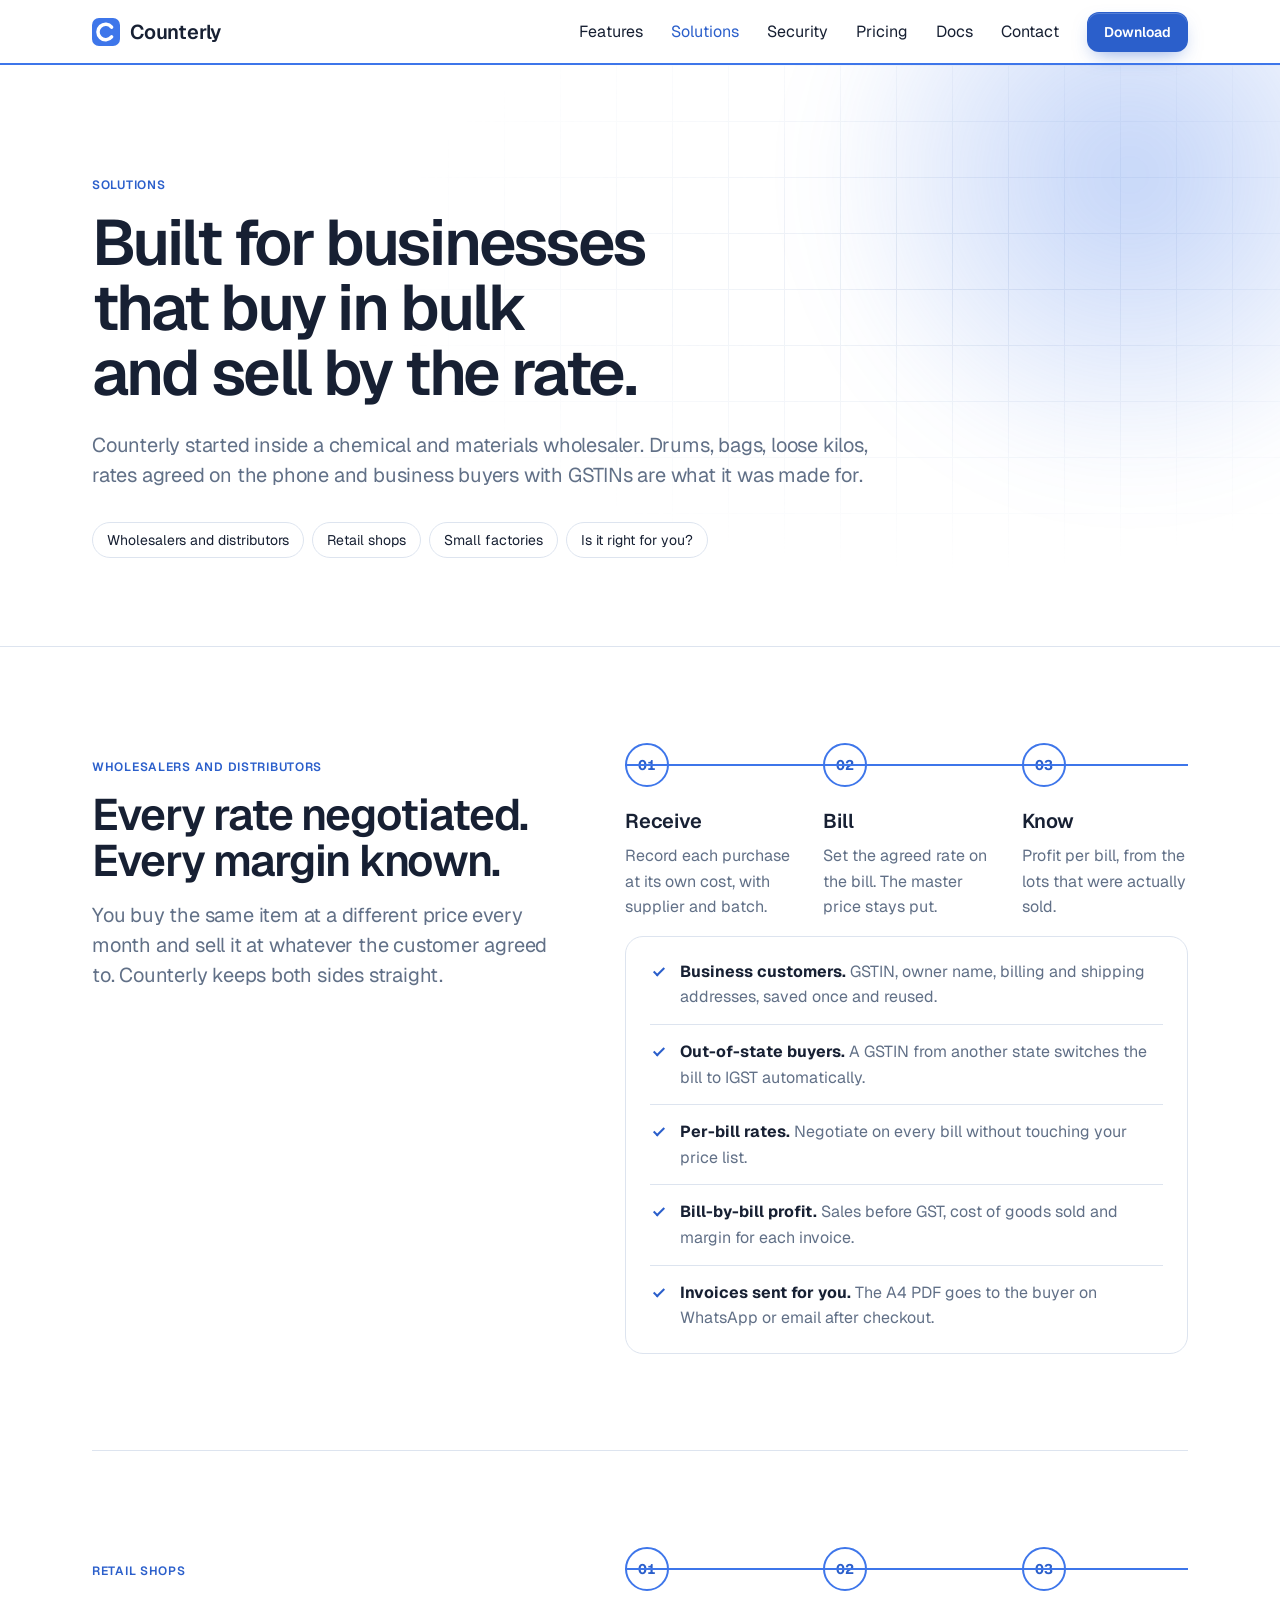
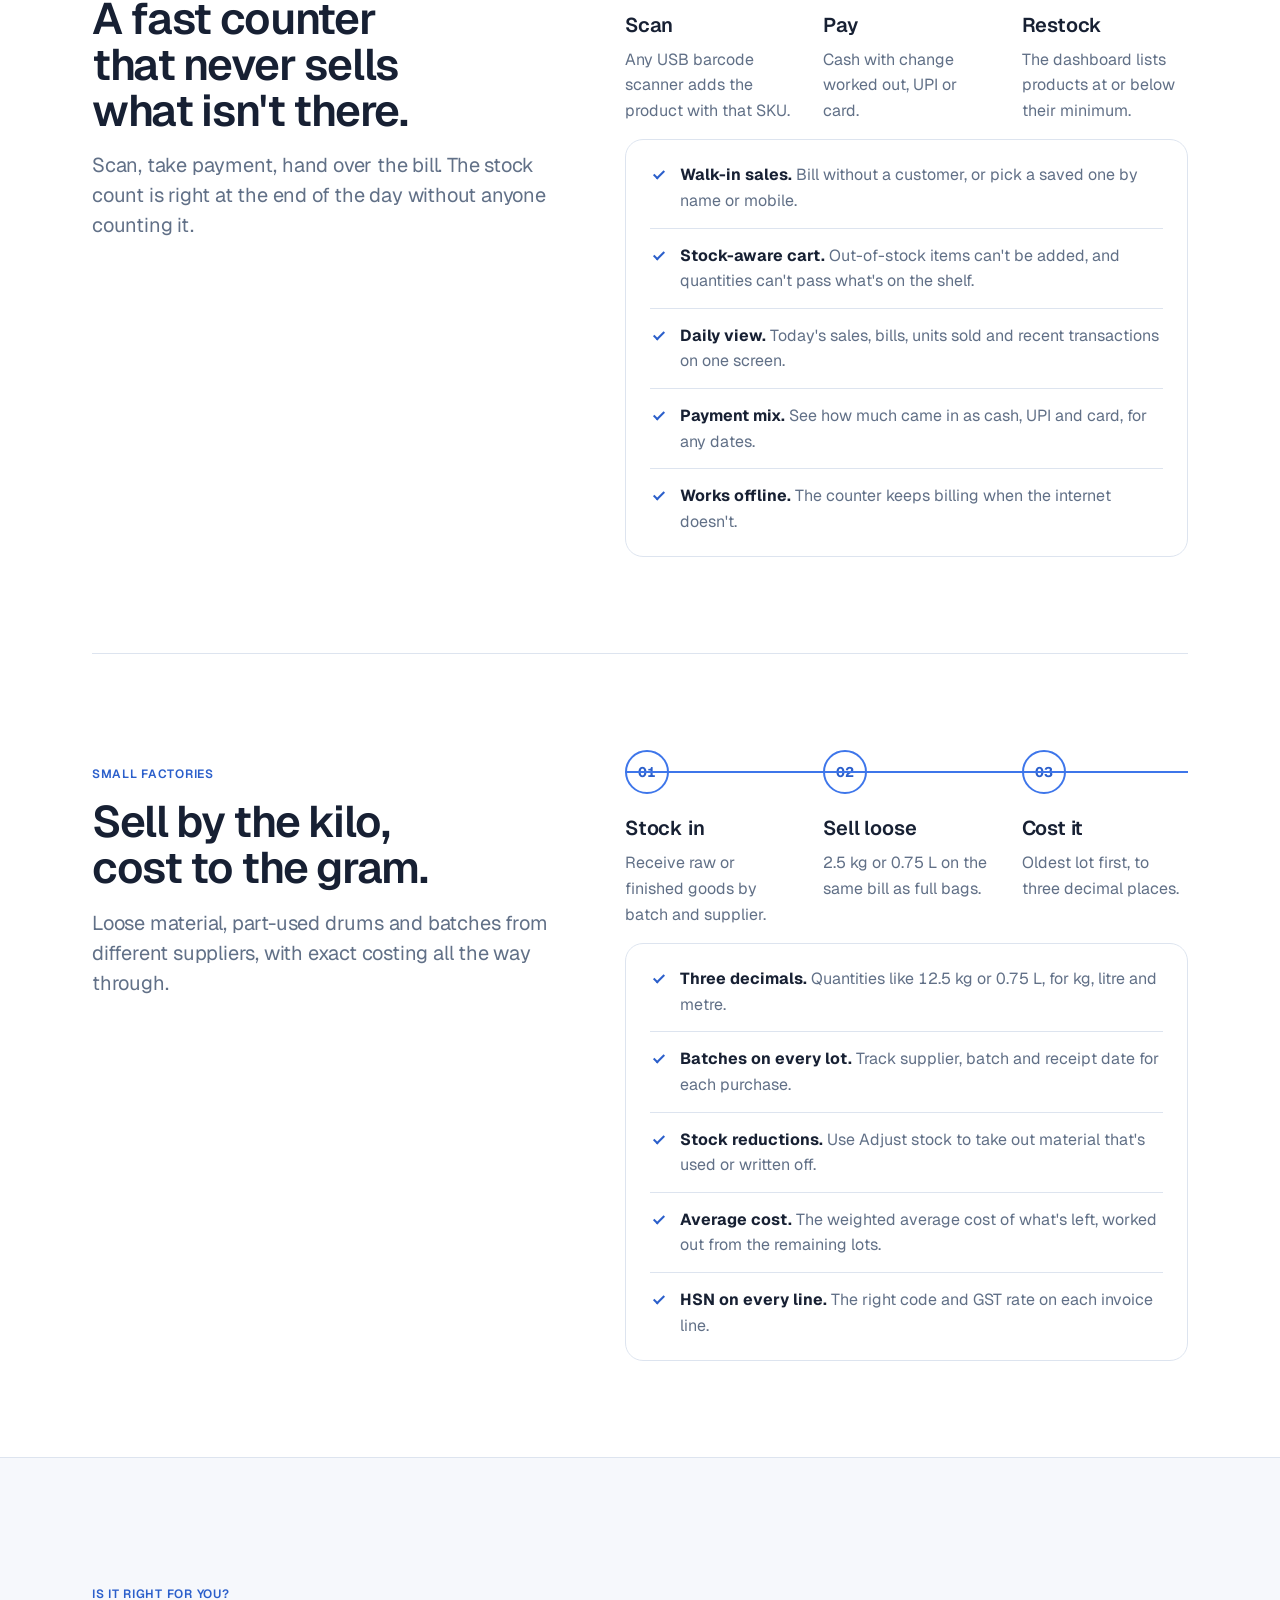
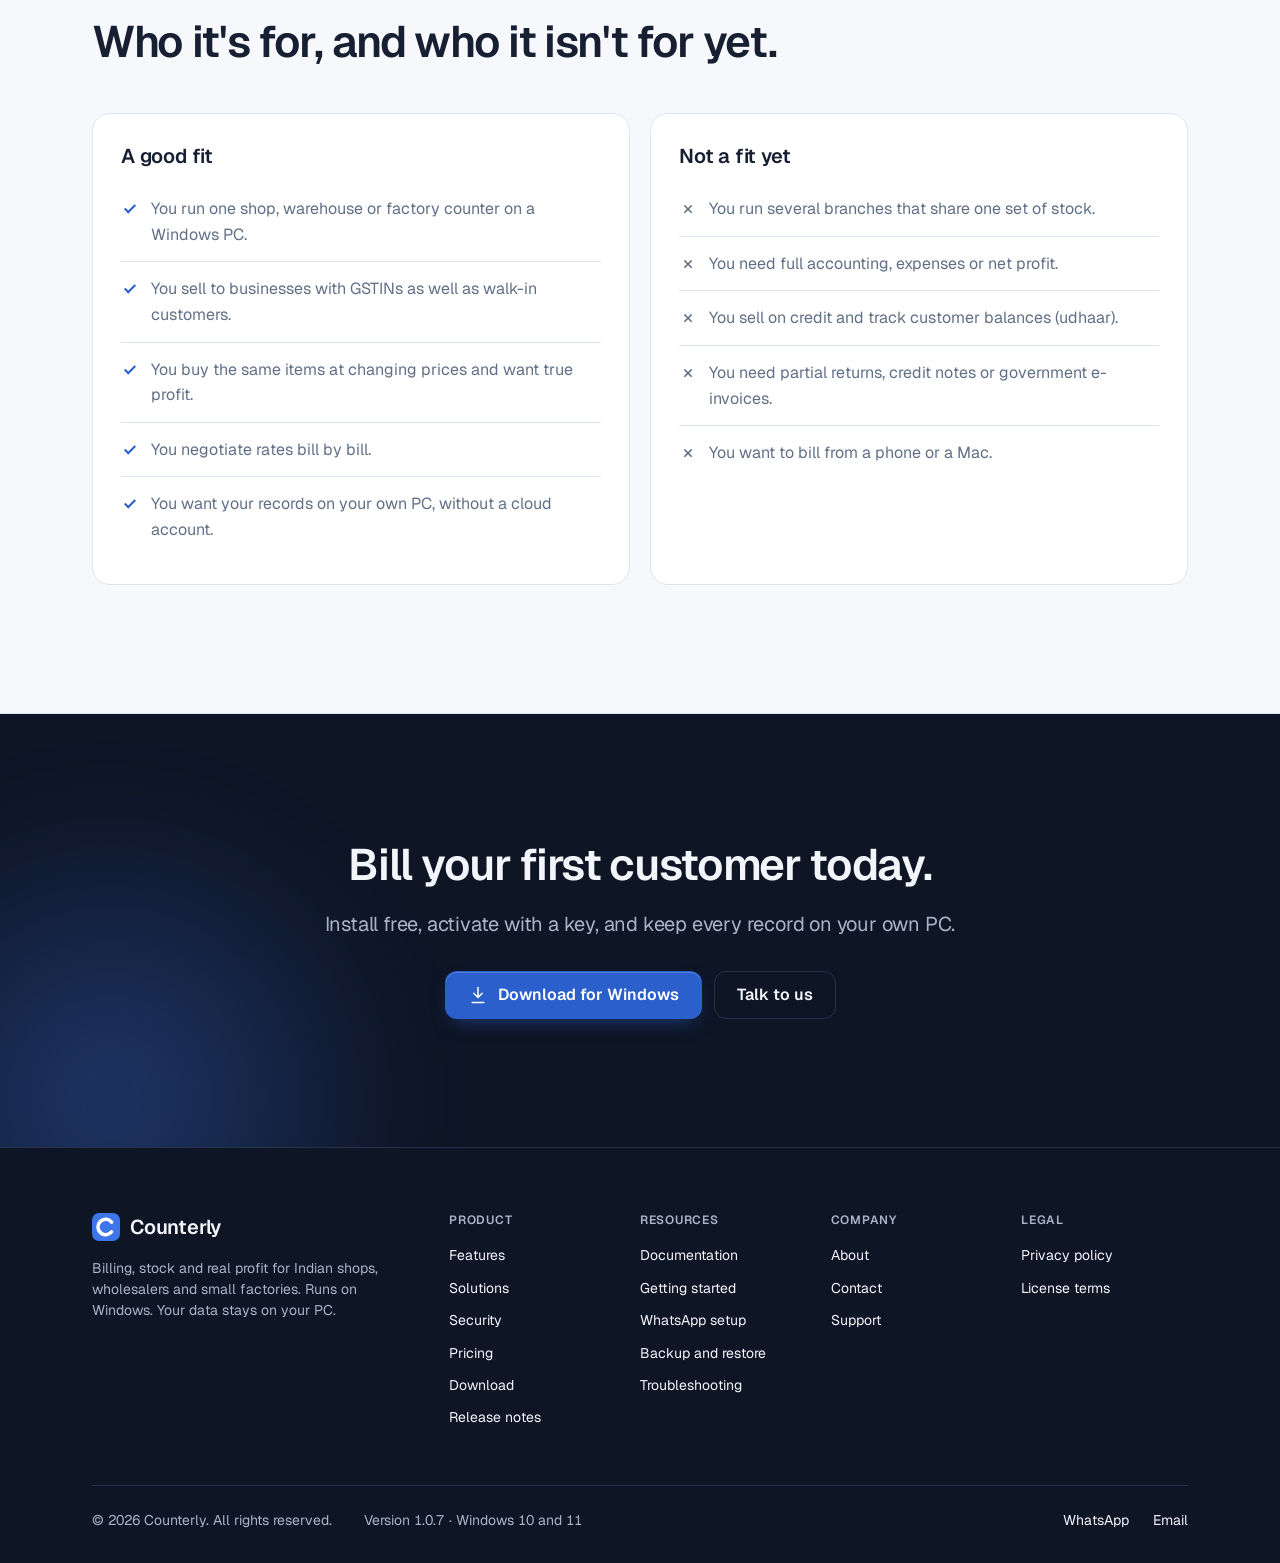
<file: solutions.html>
<!doctype html>
<html lang="en-IN">
<head>
<meta charset="utf-8">
<meta name="viewport" content="width=device-width, initial-scale=1">
<title>Solutions · Counterly</title>
<meta name="description" content="Counterly for wholesalers and distributors, retail shops and small factories: negotiated rates, GST tax invoices, loose quantities and exact stock costing.">
<meta property="og:title" content="Solutions · Counterly">
<meta property="og:description" content="Counterly for wholesalers and distributors, retail shops and small factories: negotiated rates, GST tax invoices, loose quantities and exact stock costing.">
<meta property="og:type" content="website">
<meta name="theme-color" content="#ffffff">
<link rel="icon" href="favicon.svg" type="image/svg+xml">
<link rel="preconnect" href="https://fonts.googleapis.com">
<link rel="preconnect" href="https://fonts.gstatic.com" crossorigin>
<link rel="stylesheet" href="https://fonts.googleapis.com/css2?family=Geist:wght@400..700&display=swap">
<link rel="stylesheet" href="site.css">
<script>document.documentElement.className='js'+(matchMedia('(prefers-reduced-motion: reduce)').matches?'':' motion')</script>
<script src="site.js" defer></script>
</head>
<body>
<a class="skip" href="#main">Skip to content</a>
<header class="nav">
  <div class="wrap">
    <a class="brand s20" href="index.html" aria-label="Counterly home"><svg viewBox="0 0 40 40" aria-hidden="true"><rect width="40" height="40" rx="10" fill="#3E76EA"/><path d="M28 13a11 11 0 1 0 0 14" fill="none" stroke="#fff" stroke-width="5" stroke-linecap="round"/></svg>Counterly</a>
    <ul class="links">
      <li><a href="features.html">Features</a></li>
      <li><a aria-current="page" href="solutions.html">Solutions</a></li>
      <li><a href="security.html">Security</a></li>
      <li><a href="pricing.html">Pricing</a></li>
      <li><a href="docs.html">Docs</a></li>
    </ul>
    <a class="navlink" href="contact.html">Contact</a>
    <a class="btn sm" href="download.html">Download</a>
    <details class="menu">
      <summary aria-label="Menu"><svg class="i" viewBox="0 0 24 24" aria-hidden="true"><path d="M4 7h16M4 12h16M4 17h16"/></svg></summary>
      <nav aria-label="Site"><a href="features.html">Features</a><a aria-current="page" href="solutions.html">Solutions</a><a href="security.html">Security</a><a href="pricing.html">Pricing</a><a href="docs.html">Docs</a><a href="about.html">About</a><a href="contact.html">Contact</a><a href="download.html">Download</a></nav>
    </details>
  </div>
</header>
<main id="main">
<section class="phero">
  <div class="glow g1" aria-hidden="true"></div>
  <div class="wrap">
    <p class="eyebrow">Solutions</p>
    <h1>Built for businesses that buy in bulk and sell by the rate.</h1>
    <p class="s20 muted">Counterly started inside a chemical and materials wholesaler. Drums, bags, loose kilos, rates agreed on the phone and business buyers with GSTINs are what it was made for.</p>
    <ul class="chips">
      <li><a href="#wholesale">Wholesalers and distributors</a></li><li><a href="#retail">Retail shops</a></li><li><a href="#factories">Small factories</a></li><li><a href="#fit">Is it right for you?</a></li>
    </ul>
  </div>
</section>

<div class="wrap">
  <section class="module" id="wholesale">
    <div class="head" data-reveal>
      <p class="eyebrow">Wholesalers and distributors</p>
      <h2>Every rate negotiated. Every margin known.</h2>
      <p class="s20 muted">You buy the same item at a different price every month and sell it at whatever the customer agreed to. Counterly keeps both sides straight.</p>
    </div>
    <div class="stack">
      <ol class="steps three" data-reveal style="margin:0">
        <li><span class="n" style="--i:0">01</span><h3>Receive</h3><p>Record each purchase at its own cost, with supplier and batch.</p></li>
        <li><span class="n" style="--i:1">02</span><h3>Bill</h3><p>Set the agreed rate on the bill. The master price stays put.</p></li>
        <li><span class="n" style="--i:2">03</span><h3>Know</h3><p>Profit per bill, from the lots that were actually sold.</p></li>
      </ol>
      <ul class="spec" data-reveal style="--i:1">
        <li><b>Business customers.</b> GSTIN, owner name, billing and shipping addresses, saved once and reused.</li>
        <li><b>Out-of-state buyers.</b> A GSTIN from another state switches the bill to IGST automatically.</li>
        <li><b>Per-bill rates.</b> Negotiate on every bill without touching your price list.</li>
        <li><b>Bill-by-bill profit.</b> Sales before GST, cost of goods sold and margin for each invoice.</li>
        <li><b>Invoices sent for you.</b> The A4 PDF goes to the buyer on WhatsApp or email after checkout.</li>
      </ul>
    </div>
  </section>

  <section class="module" id="retail">
    <div class="head" data-reveal>
      <p class="eyebrow">Retail shops</p>
      <h2>A fast counter that never sells what isn't there.</h2>
      <p class="s20 muted">Scan, take payment, hand over the bill. The stock count is right at the end of the day without anyone counting it.</p>
    </div>
    <div class="stack">
      <ol class="steps three" data-reveal style="margin:0">
        <li><span class="n" style="--i:0">01</span><h3>Scan</h3><p>Any USB barcode scanner adds the product with that SKU.</p></li>
        <li><span class="n" style="--i:1">02</span><h3>Pay</h3><p>Cash with change worked out, UPI or card.</p></li>
        <li><span class="n" style="--i:2">03</span><h3>Restock</h3><p>The dashboard lists products at or below their minimum.</p></li>
      </ol>
      <ul class="spec" data-reveal style="--i:1">
        <li><b>Walk-in sales.</b> Bill without a customer, or pick a saved one by name or mobile.</li>
        <li><b>Stock-aware cart.</b> Out-of-stock items can't be added, and quantities can't pass what's on the shelf.</li>
        <li><b>Daily view.</b> Today's sales, bills, units sold and recent transactions on one screen.</li>
        <li><b>Payment mix.</b> See how much came in as cash, UPI and card, for any dates.</li>
        <li><b>Works offline.</b> The counter keeps billing when the internet doesn't.</li>
      </ul>
    </div>
  </section>

  <section class="module" id="factories">
    <div class="head" data-reveal>
      <p class="eyebrow">Small factories</p>
      <h2>Sell by the kilo, cost to the gram.</h2>
      <p class="s20 muted">Loose material, part-used drums and batches from different suppliers, with exact costing all the way through.</p>
    </div>
    <div class="stack">
      <ol class="steps three" data-reveal style="margin:0">
        <li><span class="n" style="--i:0">01</span><h3>Stock in</h3><p>Receive raw or finished goods by batch and supplier.</p></li>
        <li><span class="n" style="--i:1">02</span><h3>Sell loose</h3><p>2.5 kg or 0.75 L on the same bill as full bags.</p></li>
        <li><span class="n" style="--i:2">03</span><h3>Cost it</h3><p>Oldest lot first, to three decimal places.</p></li>
      </ol>
      <ul class="spec" data-reveal style="--i:1">
        <li><b>Three decimals.</b> Quantities like 12.5 kg or 0.75 L, for kg, litre and metre.</li>
        <li><b>Batches on every lot.</b> Track supplier, batch and receipt date for each purchase.</li>
        <li><b>Stock reductions.</b> Use Adjust stock to take out material that's used or written off.</li>
        <li><b>Average cost.</b> The weighted average cost of what's left, worked out from the remaining lots.</li>
        <li><b>HSN on every line.</b> The right code and GST rate on each invoice line.</li>
      </ul>
    </div>
  </section>
</div>

<section class="band" id="fit">
  <div class="wrap">
    <div class="head" data-reveal>
      <p class="eyebrow">Is it right for you?</p>
      <h2>Who it's for, and who it isn't for yet.</h2>
    </div>
    <div class="fit">
      <div class="card" data-reveal>
        <h3>A good fit</h3>
        <ul class="spec" style="padding:0;border:0">
          <li>You run one shop, warehouse or factory counter on a Windows PC.</li>
          <li>You sell to businesses with GSTINs as well as walk-in customers.</li>
          <li>You buy the same items at changing prices and want true profit.</li>
          <li>You negotiate rates bill by bill.</li>
          <li>You want your records on your own PC, without a cloud account.</li>
        </ul>
      </div>
      <div class="card" data-reveal style="--i:1">
        <h3>Not a fit yet</h3>
        <ul class="spec no" style="padding:0;border:0">
          <li>You run several branches that share one set of stock.</li>
          <li>You need full accounting, expenses or net profit.</li>
          <li>You sell on credit and track customer balances (udhaar).</li>
          <li>You need partial returns, credit notes or government e-invoices.</li>
          <li>You want to bill from a phone or a Mac.</li>
        </ul>
      </div>
    </div>
  </div>
</section>

<section class="night cta-band">
  <div class="glow g1" aria-hidden="true"></div>
  <div class="wrap" data-reveal>
    <h2>Bill your first customer today.</h2>
    <p class="s20 muted" style="margin-top:20px">Install free, activate with a key, and keep every record on your own PC.</p>
    <div class="cta" style="justify-content:center">
      <a class="btn" href="download.html"><svg class="i down" viewBox="0 0 24 24" aria-hidden="true"><path d="M12 3v12m0 0-5-5m5 5 5-5M5 21h14"/></svg>Download for Windows</a>
      <a class="btn ghost-dark" href="contact.html">Talk to us</a>
    </div>
  </div>
</section>

</main>

<footer class="foot">
  <div class="wrap">
    <div class="foot-top">
      <div class="foot-brand">
        <a class="brand s20" href="index.html"><svg viewBox="0 0 40 40" aria-hidden="true"><rect width="40" height="40" rx="10" fill="#3E76EA"/><path d="M28 13a11 11 0 1 0 0 14" fill="none" stroke="#fff" stroke-width="5" stroke-linecap="round"/></svg>Counterly</a>
        <p class="s14">Billing, stock and real profit for Indian shops, wholesalers and small factories. Runs on Windows. Your data stays on your PC.</p>
      </div>
      <nav aria-label="Product"><h2>Product</h2><ul><li><a href="features.html">Features</a></li><li><a href="solutions.html">Solutions</a></li><li><a href="security.html">Security</a></li><li><a href="pricing.html">Pricing</a></li><li><a href="download.html">Download</a></li><li><a href="download.html#releases">Release notes</a></li></ul></nav>
      <nav aria-label="Resources"><h2>Resources</h2><ul><li><a href="docs.html">Documentation</a></li><li><a href="docs.html#start">Getting started</a></li><li><a href="docs.html#whatsapp">WhatsApp setup</a></li><li><a href="docs.html#backup">Backup and restore</a></li><li><a href="docs.html#trouble">Troubleshooting</a></li></ul></nav>
      <nav aria-label="Company"><h2>Company</h2><ul><li><a href="about.html">About</a></li><li><a href="contact.html">Contact</a></li><li><a href="contact.html#support">Support</a></li></ul></nav>
      <nav aria-label="Legal"><h2>Legal</h2><ul><li><a href="privacy.html">Privacy policy</a></li><li><a href="terms.html">License terms</a></li></ul></nav>
    </div>
    <div class="foot-bottom s14">
      <span>© 2026 Counterly. All rights reserved.</span>
      <span>Version 1.0.7 · Windows 10 and 11</span>
      <span class="foot-contact"><a href="https://wa.me/91XXXXXXXXXX">WhatsApp</a><a href="mailto:sales@counterly.example">Email</a></span>
    </div>
  </div>
</footer>
</body>
</html>
</file>
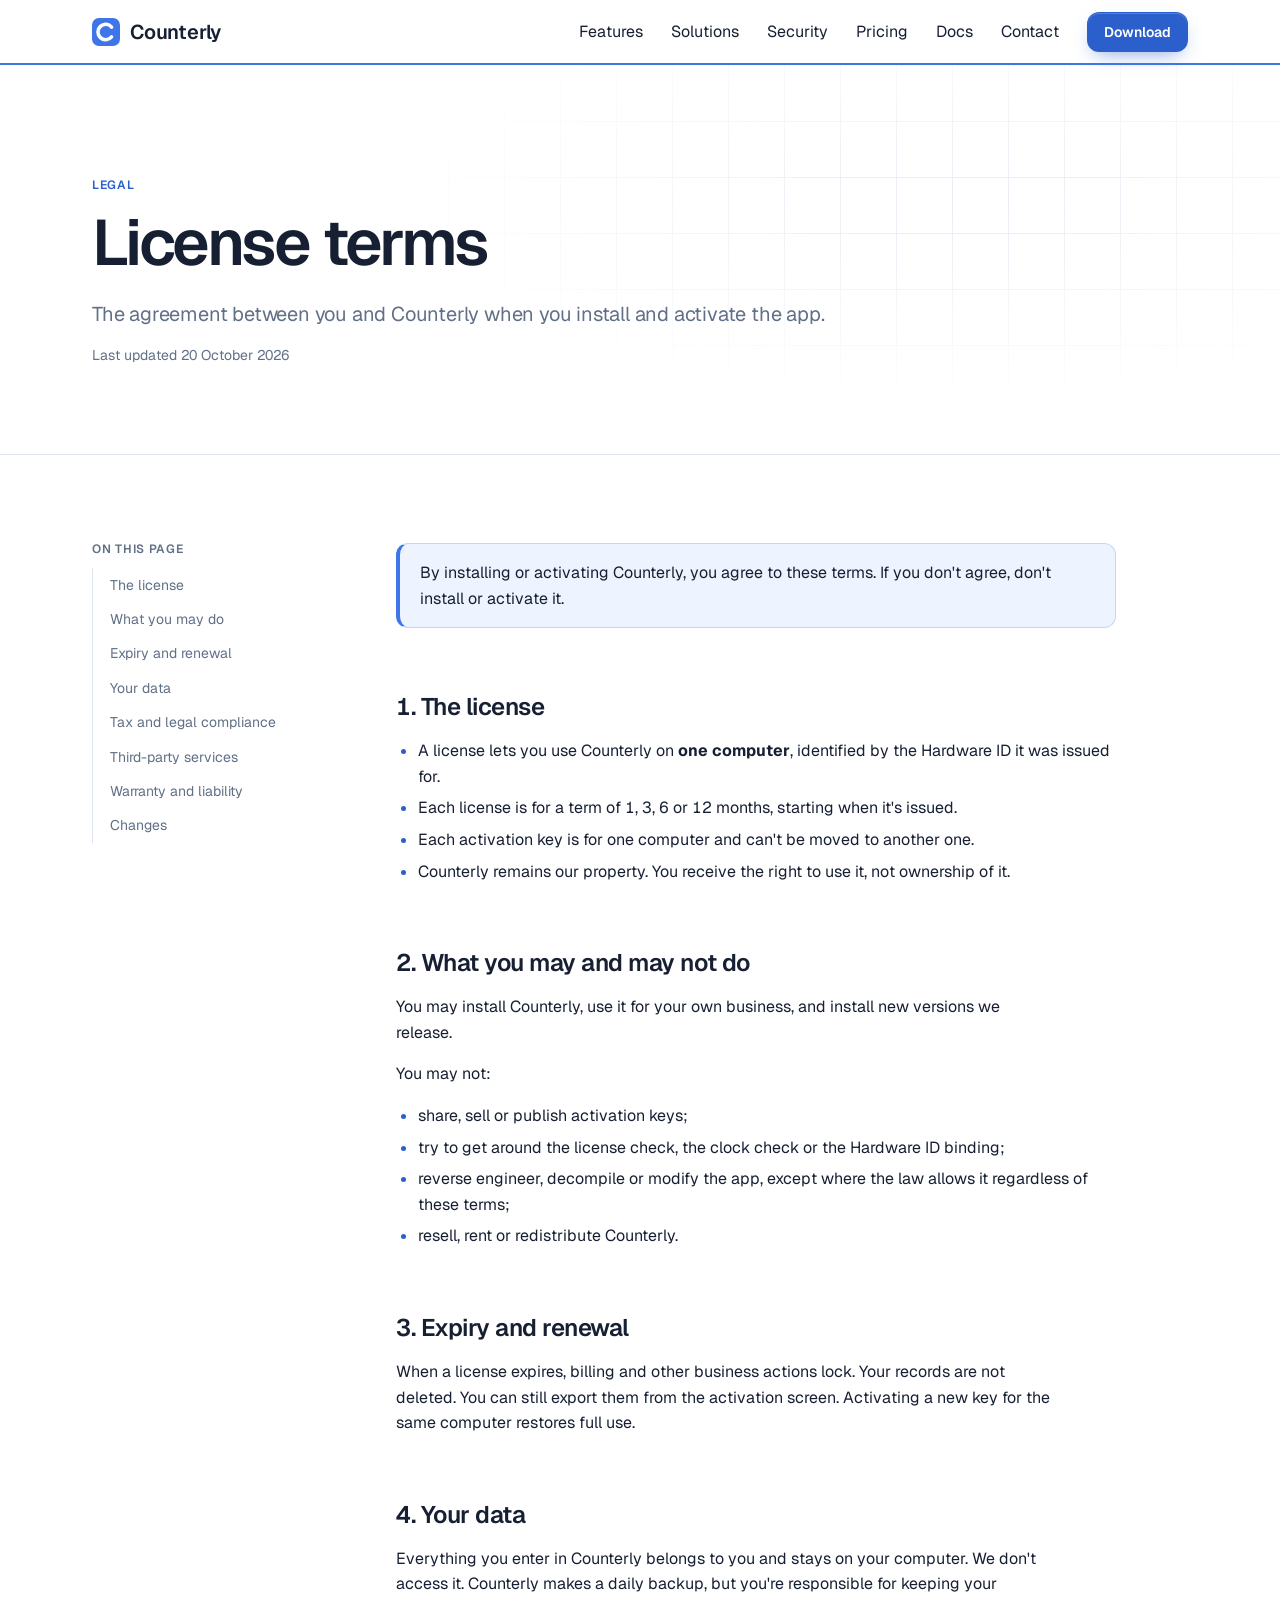
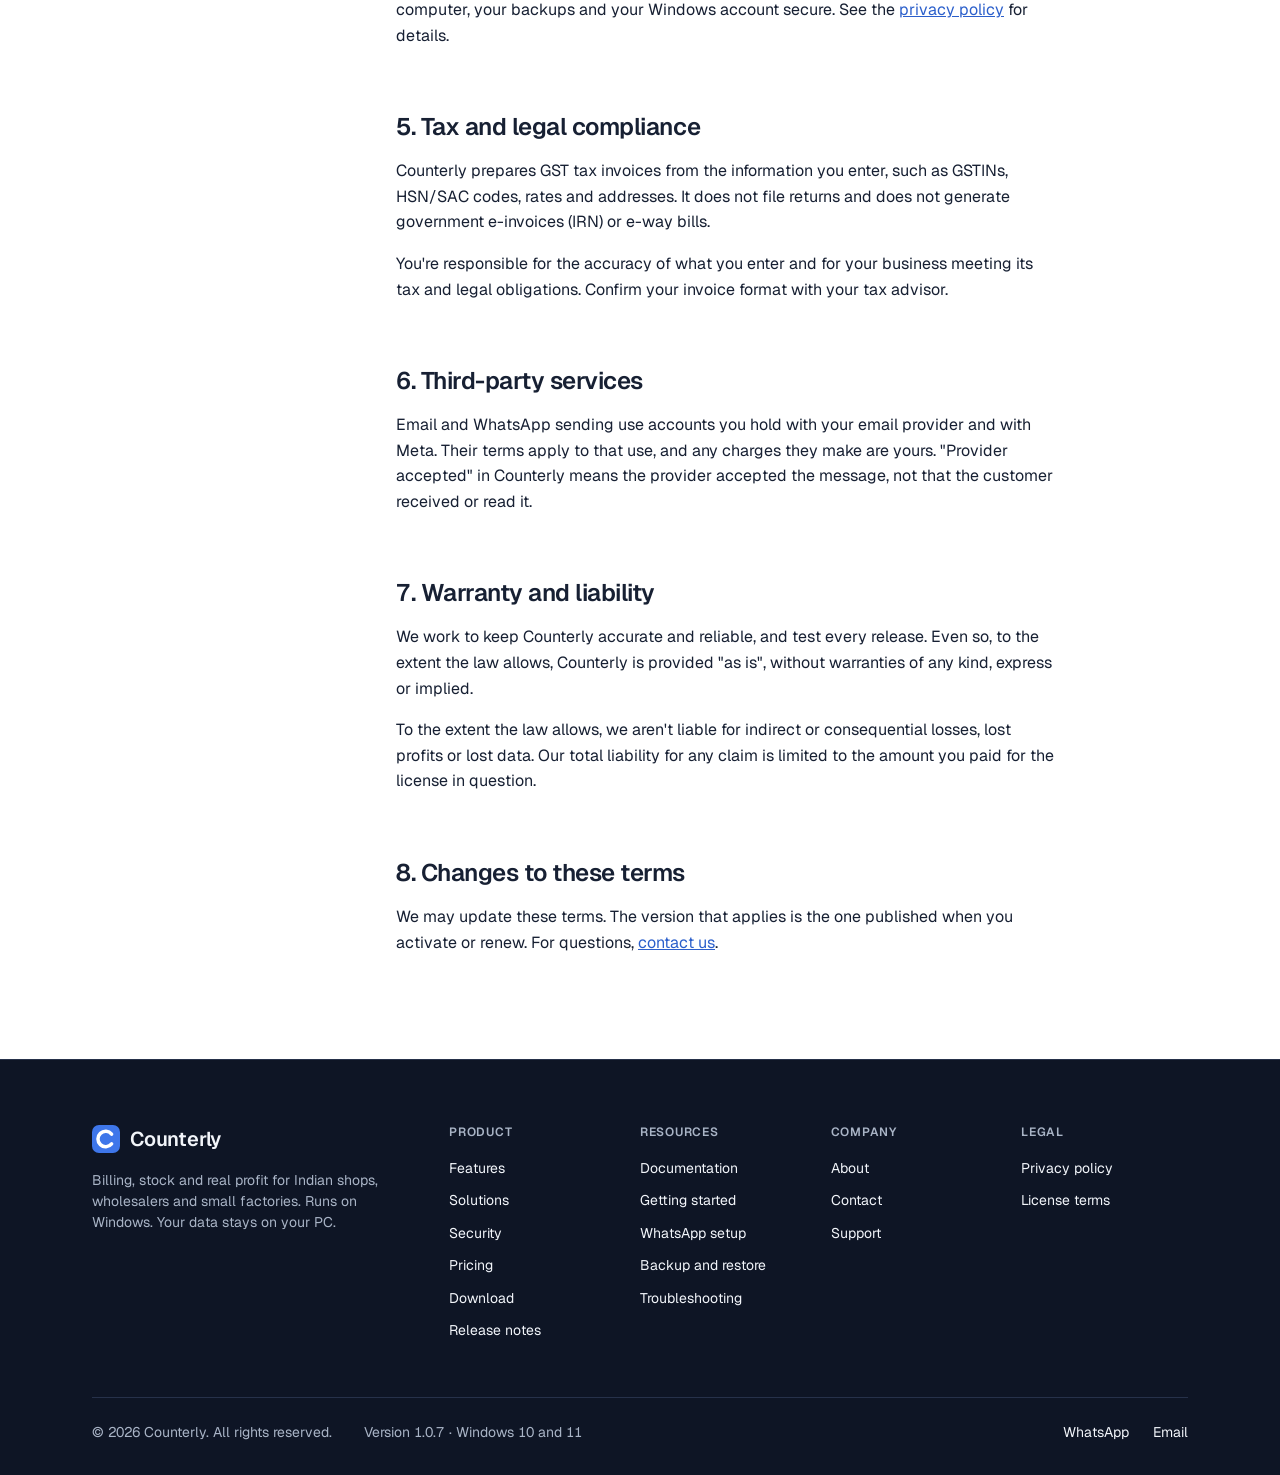
<file: terms.html>
<!doctype html>
<html lang="en-IN">
<head>
<meta charset="utf-8">
<meta name="viewport" content="width=device-width, initial-scale=1">
<title>License terms · Counterly</title>
<meta name="description" content="The terms for using Counterly: one license per PC, 1 to 12 month terms, what happens on expiry, your data, tax responsibility and warranty.">
<meta property="og:title" content="License terms · Counterly">
<meta property="og:description" content="The terms for using Counterly: one license per PC, 1 to 12 month terms, what happens on expiry, your data, tax responsibility and warranty.">
<meta property="og:type" content="website">
<meta name="theme-color" content="#ffffff">
<link rel="icon" href="favicon.svg" type="image/svg+xml">
<link rel="preconnect" href="https://fonts.googleapis.com">
<link rel="preconnect" href="https://fonts.gstatic.com" crossorigin>
<link rel="stylesheet" href="https://fonts.googleapis.com/css2?family=Geist:wght@400..700&display=swap">
<link rel="stylesheet" href="site.css">
<script>document.documentElement.className='js'+(matchMedia('(prefers-reduced-motion: reduce)').matches?'':' motion')</script>
<script src="site.js" defer></script>
</head>
<body>
<a class="skip" href="#main">Skip to content</a>
<header class="nav">
  <div class="wrap">
    <a class="brand s20" href="index.html" aria-label="Counterly home"><svg viewBox="0 0 40 40" aria-hidden="true"><rect width="40" height="40" rx="10" fill="#3E76EA"/><path d="M28 13a11 11 0 1 0 0 14" fill="none" stroke="#fff" stroke-width="5" stroke-linecap="round"/></svg>Counterly</a>
    <ul class="links">
      <li><a href="features.html">Features</a></li>
      <li><a href="solutions.html">Solutions</a></li>
      <li><a href="security.html">Security</a></li>
      <li><a href="pricing.html">Pricing</a></li>
      <li><a href="docs.html">Docs</a></li>
    </ul>
    <a class="navlink" href="contact.html">Contact</a>
    <a class="btn sm" href="download.html">Download</a>
    <details class="menu">
      <summary aria-label="Menu"><svg class="i" viewBox="0 0 24 24" aria-hidden="true"><path d="M4 7h16M4 12h16M4 17h16"/></svg></summary>
      <nav aria-label="Site"><a href="features.html">Features</a><a href="solutions.html">Solutions</a><a href="security.html">Security</a><a href="pricing.html">Pricing</a><a href="docs.html">Docs</a><a href="about.html">About</a><a href="contact.html">Contact</a><a href="download.html">Download</a></nav>
    </details>
  </div>
</header>
<main id="main">
<!-- DRAFT: plain-language terms based on how licensing works in electron/license.js. Have them reviewed by a lawyer, and add your legal entity, address and governing law, before publishing. -->
<section class="phero">
  <div class="wrap">
    <p class="eyebrow">Legal</p>
    <h1>License terms</h1>
    <p class="s20 muted">The agreement between you and Counterly when you install and activate the app.</p>
    <p class="updated s14 muted">Last updated 20 October 2026</p>
  </div>
</section>

<div class="wrap docs">
  <nav class="toc" aria-label="On this page">
    <h2>On this page</h2>
    <ol>
      <li><a href="#license">The license</a></li>
      <li><a href="#use">What you may do</a></li>
      <li><a href="#expiry">Expiry and renewal</a></li>
      <li><a href="#data">Your data</a></li>
      <li><a href="#tax">Tax and legal compliance</a></li>
      <li><a href="#services">Third-party services</a></li>
      <li><a href="#warranty">Warranty and liability</a></li>
      <li><a href="#changes">Changes</a></li>
    </ol>
  </nav>
  <article class="prose">
    <div class="note"><p>By installing or activating Counterly, you agree to these terms. If you don't agree, don't install or activate it.</p></div>

    <section id="license">
      <h2>1. The license</h2>
      <ul>
        <li>A license lets you use Counterly on <b>one computer</b>, identified by the Hardware ID it was issued for.</li>
        <li>Each license is for a term of 1, 3, 6 or 12 months, starting when it's issued.</li>
        <li>Each activation key is for one computer and can't be moved to another one.</li>
        <li>Counterly remains our property. You receive the right to use it, not ownership of it.</li>
      </ul>
    </section>

    <section id="use">
      <h2>2. What you may and may not do</h2>
      <p>You may install Counterly, use it for your own business, and install new versions we release.</p>
      <p>You may not:</p>
      <ul>
        <li>share, sell or publish activation keys;</li>
        <li>try to get around the license check, the clock check or the Hardware ID binding;</li>
        <li>reverse engineer, decompile or modify the app, except where the law allows it regardless of these terms;</li>
        <li>resell, rent or redistribute Counterly.</li>
      </ul>
    </section>

    <section id="expiry">
      <h2>3. Expiry and renewal</h2>
      <p>When a license expires, billing and other business actions lock. Your records are not deleted. You can still export them from the activation screen. Activating a new key for the same computer restores full use.</p>
    </section>

    <section id="data">
      <h2>4. Your data</h2>
      <p>Everything you enter in Counterly belongs to you and stays on your computer. We don't access it. Counterly makes a daily backup, but you're responsible for keeping your computer, your backups and your Windows account secure. See the <a href="privacy.html">privacy policy</a> for details.</p>
    </section>

    <section id="tax">
      <h2>5. Tax and legal compliance</h2>
      <p>Counterly prepares GST tax invoices from the information you enter, such as GSTINs, HSN/SAC codes, rates and addresses. It does not file returns and does not generate government e-invoices (IRN) or e-way bills.</p>
      <p>You're responsible for the accuracy of what you enter and for your business meeting its tax and legal obligations. Confirm your invoice format with your tax advisor.</p>
    </section>

    <section id="services">
      <h2>6. Third-party services</h2>
      <p>Email and WhatsApp sending use accounts you hold with your email provider and with Meta. Their terms apply to that use, and any charges they make are yours. "Provider accepted" in Counterly means the provider accepted the message, not that the customer received or read it.</p>
    </section>

    <section id="warranty">
      <h2>7. Warranty and liability</h2>
      <p>We work to keep Counterly accurate and reliable, and test every release. Even so, to the extent the law allows, Counterly is provided "as is", without warranties of any kind, express or implied.</p>
      <p>To the extent the law allows, we aren't liable for indirect or consequential losses, lost profits or lost data. Our total liability for any claim is limited to the amount you paid for the license in question.</p>
    </section>

    <section id="changes">
      <h2>8. Changes to these terms</h2>
      <p>We may update these terms. The version that applies is the one published when you activate or renew. For questions, <a href="contact.html">contact us</a>.</p>
    </section>
  </article>
</div>
</main>

<footer class="foot">
  <div class="wrap">
    <div class="foot-top">
      <div class="foot-brand">
        <a class="brand s20" href="index.html"><svg viewBox="0 0 40 40" aria-hidden="true"><rect width="40" height="40" rx="10" fill="#3E76EA"/><path d="M28 13a11 11 0 1 0 0 14" fill="none" stroke="#fff" stroke-width="5" stroke-linecap="round"/></svg>Counterly</a>
        <p class="s14">Billing, stock and real profit for Indian shops, wholesalers and small factories. Runs on Windows. Your data stays on your PC.</p>
      </div>
      <nav aria-label="Product"><h2>Product</h2><ul><li><a href="features.html">Features</a></li><li><a href="solutions.html">Solutions</a></li><li><a href="security.html">Security</a></li><li><a href="pricing.html">Pricing</a></li><li><a href="download.html">Download</a></li><li><a href="download.html#releases">Release notes</a></li></ul></nav>
      <nav aria-label="Resources"><h2>Resources</h2><ul><li><a href="docs.html">Documentation</a></li><li><a href="docs.html#start">Getting started</a></li><li><a href="docs.html#whatsapp">WhatsApp setup</a></li><li><a href="docs.html#backup">Backup and restore</a></li><li><a href="docs.html#trouble">Troubleshooting</a></li></ul></nav>
      <nav aria-label="Company"><h2>Company</h2><ul><li><a href="about.html">About</a></li><li><a href="contact.html">Contact</a></li><li><a href="contact.html#support">Support</a></li></ul></nav>
      <nav aria-label="Legal"><h2>Legal</h2><ul><li><a href="privacy.html">Privacy policy</a></li><li><a href="terms.html">License terms</a></li></ul></nav>
    </div>
    <div class="foot-bottom s14">
      <span>© 2026 Counterly. All rights reserved.</span>
      <span>Version 1.0.7 · Windows 10 and 11</span>
      <span class="foot-contact"><a href="https://wa.me/91XXXXXXXXXX">WhatsApp</a><a href="mailto:sales@counterly.example">Email</a></span>
    </div>
  </div>
</footer>
</body>
</html>
</file>
<file: site.css>
/* Counterly site styles, shared by every page. */
:root{
  /* Brand, from the app's src/workspace.css */
  --blue:#3E76EA;      /* marks, rules and fills: 4.2:1 on white is too low for small text */
  --blue-ink:#2B5FCB;  /* text and button fill: 5.8:1 with white */
  --blue-deep:#234FAD;
  --sky:#8DB3FF;       /* accent text on dark: 8.7:1 */
  --tint:#EDF3FF;
  --canvas:#F6F8FC;
  --line:#DDE4EF;
  --field:#8592A6;     /* input borders: 3.2:1 on white */
  --ink:#172033;
  --muted:#617087;     /* 5.0:1 on white, 4.7:1 on canvas */
  --night:#0E1525;
  --night-card:#151F33;
  --night-line:#26314A;
  --night-ink:#F2F5FA;
  --night-muted:#A9B4C6; /* 8.7:1 on night */

  /* One curve, two durations. Only transform and opacity animate. */
  --ease:cubic-bezier(.25,1,.5,1);
  --dur:.3s;
  --slow:.7s;
}

/* Type: one family, seven sizes in two tiers (12 14 16 20 24 | 44 64).
   Tracking and leading tighten as size rises. */
*,*::before,*::after{box-sizing:border-box}
html{-webkit-text-size-adjust:100%}
body{margin:0;background:#fff;color:var(--ink);font:400 1rem/1.6 Geist,system-ui,-apple-system,"Segoe UI",Roboto,sans-serif;font-variant-numeric:tabular-nums;-webkit-font-smoothing:antialiased;overflow-x:hidden}
h1,h2,h3,p,figure,dl,dd{margin:0}
h1,h2,h3{font-weight:600;text-wrap:balance}
h1{font-size:clamp(2.5rem,1.5rem + 4vw,4rem);line-height:1.02;letter-spacing:-.04em}
h2{font-size:clamp(2rem,1.4rem + 2.4vw,2.75rem);line-height:1.05;letter-spacing:-.03em}
h3{font-size:1.25rem;line-height:1.4;letter-spacing:-.01em}
p{max-width:60ch}
.s24{font-size:1.5rem;line-height:1.25;letter-spacing:-.02em}
.s20{font-size:1.25rem;line-height:1.5;letter-spacing:-.01em}
.s14{font-size:.875rem;line-height:1.5}
.s12{font-size:.75rem;line-height:1.4}
.eyebrow{font-size:.75rem;line-height:1.4;letter-spacing:.06em;text-transform:uppercase;font-weight:600;color:var(--blue-ink)}
.muted{color:var(--muted)}
a{color:var(--blue-ink)}
:focus-visible{outline:3px solid var(--blue);outline-offset:3px}
code{font-family:ui-monospace,"Cascadia Mono",Consolas,monospace;font-size:.875rem}
.i{width:20px;height:20px;flex:none;fill:none;stroke:currentColor;stroke-width:1.8;stroke-linecap:round;stroke-linejoin:round}

.skip{position:absolute;left:16px;top:-48px;padding:8px 16px;background:var(--ink);color:#fff;border-radius:8px;z-index:20}
.skip:focus{top:12px}

/* Layout */
.wrap{max-width:1160px;margin-inline:auto;padding-inline:clamp(16px,4vw,32px)}
section{position:relative;padding-block:clamp(72px,10vw,128px);scroll-margin-top:64px}
.band{background:var(--canvas);border-block:1px solid var(--line)}
.head{max-width:720px}
.head .eyebrow{margin-bottom:16px}
.head h2+p,.head h1+p{margin-top:20px}
.center{text-align:center;margin-inline:auto}
.center p{margin-inline:auto}
.split{display:grid;gap:48px;align-items:center}
.split>*,.module>*,.stack>*,.docs>*{min-width:0} /* let wide tables scroll inside their box instead of widening the page */
@media (min-width:960px){.split{grid-template-columns:1fr 1fr;gap:64px}}
.more{display:inline-flex;align-items:center;gap:6px;margin-top:24px;font-weight:600;text-decoration:none}
.more:hover{text-decoration:underline}

/* Motion primitives */
@keyframes rise{from{opacity:0;transform:translateY(24px)}}
@keyframes pop{from{opacity:0;transform:scale(.6)}}
@keyframes ping{to{opacity:0;transform:scale(2.8)}}
@keyframes drift{to{transform:translate(-80px,60px) scale(1.15)}}
@keyframes marquee{to{transform:translateX(-50%)}}
@keyframes caret{50%{opacity:0}}
@keyframes blink{30%{opacity:1}}
/* Scroll reveal: hidden only when script and motion are both on */
.motion [data-reveal]:not(.in){opacity:0}
.motion [data-reveal].in{animation:rise var(--slow) var(--ease) backwards;animation-delay:calc(var(--i,0) * 80ms)}

/* Ambient glow, behind content */
.glow{position:absolute;z-index:-1;border-radius:50%;pointer-events:none;filter:blur(40px);will-change:transform;animation:drift 18s ease-in-out infinite alternate}
.g1{width:620px;height:620px;right:-160px;top:-200px;background:radial-gradient(closest-side,rgba(62,118,234,.32),transparent)}
.g2{width:460px;height:460px;left:-180px;bottom:-220px;background:radial-gradient(closest-side,rgba(141,179,255,.4),transparent);animation-duration:22s;animation-direction:alternate-reverse}

/* Buttons */
.btn{display:inline-flex;align-items:center;justify-content:center;gap:10px;min-height:48px;padding:0 22px;border:1px solid transparent;border-radius:12px;background:var(--blue-ink);color:#fff;font:inherit;font-weight:600;text-decoration:none;cursor:pointer;box-shadow:0 1px 0 rgba(255,255,255,.2) inset,0 8px 20px -8px rgba(43,95,203,.6);transition:transform var(--dur) var(--ease)}
.btn:hover{background:var(--blue-deep);transform:translateY(-2px)}
.btn:active{transform:none}
.btn .i{transition:transform var(--dur) var(--ease)}
.btn:hover .down{transform:translateY(2px)}
.btn:hover .next{transform:translateX(3px)}
.btn.ghost{background:#fff;color:var(--ink);border-color:var(--line);box-shadow:none}
.btn.ghost:hover{background:var(--canvas)}
.btn.ghost-dark{background:transparent;color:var(--night-ink);border-color:var(--night-line);box-shadow:none}
.btn.ghost-dark:hover{background:rgba(255,255,255,.06)}
.btn.sm{min-height:40px;padding:0 16px;font-size:.875rem}
.cta{display:flex;flex-wrap:wrap;gap:12px;margin-top:32px}
.center .cta{justify-content:center}

/* Nav, with a scroll-progress line where the browser supports scroll timelines */
.nav{position:sticky;top:0;z-index:10;background:rgba(255,255,255,.85);backdrop-filter:blur(12px) saturate(1.4);border-bottom:1px solid var(--line)}
.nav .wrap{display:flex;align-items:center;gap:28px;height:64px}
.brand{display:flex;align-items:center;gap:10px;color:var(--ink);text-decoration:none;font-weight:600}
.brand svg{width:28px;height:28px;flex:none}
.links{display:flex;gap:28px;margin:0 0 0 auto;padding:0;list-style:none}
.links a,.navlink{color:var(--ink);text-decoration:none}
.links a:hover,.navlink:hover,.nav [aria-current=page]{color:var(--blue-ink)}
.menu{display:none}
.menu summary{display:grid;place-items:center;width:40px;height:40px;border:1px solid var(--line);border-radius:10px;background:#fff;list-style:none;cursor:pointer}
.menu summary::-webkit-details-marker{display:none}
.menu nav{position:absolute;left:0;right:0;top:64px;display:grid;padding:8px clamp(16px,4vw,32px) 16px;background:#fff;border-bottom:1px solid var(--line);box-shadow:0 24px 48px -24px rgba(23,32,51,.3)}
.menu nav a{padding:12px 0;border-bottom:1px solid var(--line);color:var(--ink);font-weight:600;text-decoration:none}
.motion .menu[open] nav{animation:rise var(--dur) var(--ease)}
@media (max-width:900px){.links,.navlink{display:none}.nav .btn{margin-left:auto}.menu{display:block}}
@supports (animation-timeline:scroll()){
  .motion .nav::after{content:"";position:absolute;left:0;right:0;bottom:-1px;height:2px;background:var(--blue);transform-origin:left;animation:grow linear both;animation-timeline:scroll(root)}
  @keyframes grow{from{transform:scaleX(0)}}
}

/* Grid backdrop for heroes */
.hero::before,.phero::before{content:"";position:absolute;inset:0;z-index:-1;background-image:linear-gradient(var(--line) 1px,transparent 1px),linear-gradient(90deg,var(--line) 1px,transparent 1px);background-size:56px 56px;-webkit-mask-image:radial-gradient(ellipse 60% 70% at 75% 35%,#000,transparent 75%);mask-image:radial-gradient(ellipse 60% 70% at 75% 35%,#000,transparent 75%);opacity:.7}

/* Page hero (inner pages) */
.phero{isolation:isolate;overflow:hidden;padding-block:clamp(56px,9vw,112px) clamp(48px,7vw,88px);border-bottom:1px solid var(--line)}
.phero h1{max-width:17ch;margin-top:16px}
.phero .s20{margin-top:24px}
.motion .phero .wrap>*{animation:rise var(--slow) var(--ease) backwards}
.motion .phero .wrap>:nth-child(2){animation-delay:80ms}
.motion .phero .wrap>:nth-child(3){animation-delay:160ms}
.motion .phero .wrap>:nth-child(4){animation-delay:240ms}
.chips{display:flex;flex-wrap:wrap;gap:8px;margin:32px 0 0;padding:0;list-style:none}
.chips a{display:inline-block;padding:6px 14px;border:1px solid var(--line);border-radius:999px;background:#fff;color:var(--ink);font-size:.875rem;text-decoration:none}
.chips a:hover{border-color:var(--blue);color:var(--blue-ink)}

/* ---------- Home ---------- */
.hero{isolation:isolate;overflow:hidden;padding-top:clamp(40px,7vw,88px)}
.hero .wrap{display:grid;gap:56px;align-items:center}
@media (min-width:960px){.hero .wrap{grid-template-columns:1fr 1fr;gap:64px}}
.pill{display:inline-flex;align-items:center;gap:10px;padding:6px 14px 6px 10px;border:1px solid #C9D6EE;border-radius:999px;background:rgba(255,255,255,.8);color:var(--ink);text-decoration:none}
.pill:hover{border-color:var(--blue)}
.dot{position:relative;width:8px;height:8px;border-radius:50%;background:var(--blue)}
.dot::after{content:"";position:absolute;inset:0;border-radius:50%;background:var(--blue);animation:ping 2s var(--ease) infinite}
.hero h1{margin-top:24px}
.grad{background:linear-gradient(100deg,var(--blue-ink),var(--blue));-webkit-background-clip:text;background-clip:text;color:transparent;padding-bottom:.1em;margin-bottom:-.1em}
.motion .w{animation:rise var(--slow) var(--ease) backwards;animation-delay:calc(var(--i) * 60ms)}
.motion h1 .w{display:inline-block}
.hero .s20{margin-top:24px}
.hero .meta{margin-top:16px}

/* Product demo: the POS "Current bill" panel, played by site.js */
.app{position:relative;border:1px solid var(--line);border-radius:20px;background:var(--canvas);box-shadow:0 1px 2px rgba(23,32,51,.05),0 40px 80px -40px rgba(23,32,51,.35);overflow:hidden}
.motion .app{animation:rise var(--slow) var(--ease) .3s backwards}
.app-bar{display:flex;align-items:center;gap:10px;padding:12px 16px;background:#fff;border-bottom:1px solid var(--line)}
.app-bar svg{width:20px;height:20px;flex:none}
.app-bar .ok{display:flex;align-items:center;gap:8px;margin-left:auto}
.app-bar .ok .dot{width:6px;height:6px}
@media (max-width:520px){.app-bar .ok{display:none}}
.search{display:flex;align-items:center;gap:10px;margin:16px 16px 0;padding:10px 14px;background:#fff;border:1px solid var(--line);border-radius:10px;color:var(--muted)}
.search:has(.typing,.scan){border-color:var(--blue)}
.q{white-space:nowrap;overflow:hidden;text-overflow:ellipsis}
.q.typing,.q.scan{color:var(--ink)}
.q.typing::after{content:"";display:inline-block;width:2px;height:1.1em;margin-left:2px;vertical-align:-.2em;background:var(--blue-ink);animation:caret 1s steps(1) infinite}
.q.scan::after{content:"USB scan";margin-left:10px;padding:1px 8px;border-radius:999px;background:var(--tint);color:var(--blue-ink);font-size:.75rem;font-weight:600}
.bill{margin:12px 16px 16px;padding:16px 20px 20px;background:#fff;border:1px solid var(--line);border-radius:14px}
.bill-head{display:flex;flex-wrap:wrap;justify-content:space-between;align-items:baseline;gap:4px 16px;padding-bottom:12px}
.lines-wrap{position:relative}
.lines{list-style:none;margin:0;padding:0}
.lines li{display:flex;justify-content:space-between;gap:16px;padding:11px 0;border-top:1px solid var(--line)}
.lines li>span:last-child{font-weight:600;white-space:nowrap}
.lines small{display:block;font-size:.875rem;color:var(--muted)}
.empty{position:absolute;inset:0;display:grid;place-content:center;gap:2px;text-align:center;opacity:0;pointer-events:none;transition:opacity var(--dur) var(--ease)}
.chip{display:inline-block;padding:1px 8px;border-radius:999px;background:var(--tint);color:var(--blue-ink);font-size:.75rem;font-weight:600}
s{color:var(--muted)}
.rate{position:relative;isolation:isolate}
.rate::before{content:"";position:absolute;inset:-1px -4px;z-index:-1;border-radius:4px;background:#D6E3FF;opacity:0}
.rate.flash::before{animation:blink 1.4s var(--ease)}
.sum{display:grid;grid-template-columns:1fr auto;gap:4px 16px;padding-top:12px;border-top:1px dashed var(--line);font-size:.875rem}
.sum dt{color:var(--muted)}
.sum dd{text-align:right}
.total{display:flex;flex-wrap:wrap;justify-content:space-between;align-items:baseline;margin-top:12px;font-weight:600}
.total b{color:var(--blue-ink)}
.pay{display:grid;grid-template-columns:repeat(3,1fr);gap:8px;margin-top:16px;text-align:center}
.pay span{padding:8px;border:1px solid var(--line);border-radius:8px}
.pay .on{background:var(--tint);border-color:var(--blue);color:var(--blue-ink);font-weight:600}
.checkout{margin-top:12px;padding:12px;border-radius:10px;background:var(--blue-ink);color:#fff;font-weight:600;text-align:center;transition:transform var(--dur) var(--ease)}
.checkout.press{transform:scale(.96)}
.toasts{position:absolute;left:16px;right:16px;bottom:72px;display:grid;justify-items:end;gap:8px;pointer-events:none}
.toast{display:flex;align-items:center;gap:8px;padding:10px 14px;border-radius:12px;background:var(--ink);color:#fff;box-shadow:0 16px 32px -12px rgba(23,32,51,.6);opacity:0;transform:translateY(16px) scale(.96);transition:opacity var(--dur) var(--ease),transform var(--dur) var(--ease)}
.toast .i{width:16px;height:16px;color:var(--sky);stroke-width:2.4}
.toast.on{opacity:1;transform:none}
.app figcaption{padding:0 16px 14px}
/* Demo states: only while the script plays it. Without script the finished bill shows. */
.play .lines li{opacity:0;transform:translateX(-16px);transition:opacity var(--dur) var(--ease),transform var(--dur) var(--ease)}
.play .lines li.on{opacity:1;transform:none}
.play:not(.has) .empty{opacity:1}
.play .ed{opacity:0;transition:opacity var(--dur) var(--ease)}
.play .ed.on{opacity:1}
.play .chip.ed.on{display:inline-block;animation:pop var(--dur) var(--ease)}

/* Ticker */
.ticker{overflow:hidden;border-block:1px solid var(--line);background:#fff;-webkit-mask-image:linear-gradient(90deg,transparent,#000 8%,#000 92%,transparent);mask-image:linear-gradient(90deg,transparent,#000 8%,#000 92%,transparent)}
.track{display:flex;width:max-content}
.motion .track{animation:marquee 40s linear infinite} /* linear: a marquee must not ease */
.ticker:hover .track{animation-play-state:paused}
.track ul{display:flex;gap:40px;margin:0;padding:18px 20px;list-style:none;white-space:nowrap}
.track li{display:flex;align-items:center;gap:10px;color:var(--muted)}
.track li::before{content:"";width:6px;height:6px;border-radius:2px;background:var(--blue);transform:rotate(45deg)}

/* Dark band */
.night{isolation:isolate;overflow:hidden;background:var(--night);color:var(--night-ink)}
.night .muted{color:var(--night-muted)}
.night .eyebrow{color:var(--sky)}
.night a:not(.btn){color:var(--night-ink)}
.night .g1{background:radial-gradient(closest-side,rgba(62,118,234,.35),transparent);right:auto;left:-200px;top:auto;bottom:-260px}

/* FIFO motion graphic */
.fifo{padding:28px;border:1px solid var(--night-line);border-radius:20px;background:linear-gradient(180deg,var(--night-card),#101828);box-shadow:0 40px 80px -40px #000}
.fifo figcaption{display:flex;justify-content:space-between;align-items:center;gap:16px;margin-bottom:24px}
.replay{display:inline-flex;align-items:center;gap:6px;padding:6px 14px;border:1px solid var(--night-line);border-radius:999px;background:transparent;color:var(--night-ink);font:inherit;font-size:.875rem;cursor:pointer}
.replay:hover{border-color:var(--sky)}
.replay:disabled{opacity:.5;cursor:default}
.replay .i{width:14px;height:14px}
.lot+.lot{margin-top:24px}
.lot p{display:flex;justify-content:space-between;gap:16px;max-width:none;margin-bottom:10px;color:var(--night-muted)}
.lot p b{color:var(--night-ink)}
.bags{display:grid;grid-template-columns:repeat(10,1fr);gap:6px}
.bag{position:relative;aspect-ratio:3/4;border:1px solid #33405C;border-radius:6px}
.bag::after{content:"";position:absolute;inset:3px;border-radius:3px;background:var(--blue);opacity:0;transform:scale(.3) translateY(6px);transition:opacity var(--dur) var(--ease),transform var(--dur) var(--ease)}
.lot+.lot .bag::after{background:var(--sky)}
.bag.sold::after{opacity:1;transform:none}
.pl{display:grid;grid-template-columns:repeat(auto-fit,minmax(140px,1fr));gap:12px;margin-top:28px}
.pl div{padding:14px 16px;border:1px solid var(--night-line);border-radius:12px;background:rgba(255,255,255,.03)}
.pl dt{color:var(--night-muted)}
.pl dd{font-weight:600}
.pl .gp{border-color:#3E5A99;background:rgba(62,118,234,.12)}
.pl .gp dd{color:var(--sky)}
.fifo>p{margin-top:16px}

/* Cards */
.grid{display:grid;gap:20px;margin-top:56px}
@media (min-width:640px){.grid{grid-template-columns:repeat(2,1fr)}}
@media (min-width:960px){.grid{grid-template-columns:repeat(3,1fr)}.grid.two{grid-template-columns:repeat(2,1fr)}.grid.four{grid-template-columns:repeat(4,1fr)}}
.grid article,.card{padding:28px;background:#fff;border:1px solid var(--line);border-radius:18px;transition:transform var(--dur) var(--ease)}
.grid article:hover{transform:translateY(-4px);border-color:#C9D6EE;box-shadow:0 24px 48px -28px rgba(23,32,51,.35)}
.grid a.card{display:block;color:inherit;text-decoration:none}
.grid a.card:hover{transform:translateY(-4px);border-color:#C9D6EE;box-shadow:0 24px 48px -28px rgba(23,32,51,.35)}
.ico{display:grid;place-items:center;width:44px;height:44px;margin-bottom:20px;border-radius:12px;background:var(--tint);color:var(--blue-ink);transition:transform var(--dur) var(--ease)}
.grid article:hover .ico,.grid a.card:hover .ico{transform:rotate(-6deg) scale(1.08)}
.motion .in .ico{animation:pop var(--slow) var(--ease) backwards;animation-delay:calc(var(--i,0) * 80ms + 200ms)}
.grid p{margin-top:8px;color:var(--muted)}

/* Stats */
.stats{display:grid;grid-template-columns:repeat(2,1fr);gap:32px 24px;margin-top:72px;padding-top:40px;border-top:1px solid var(--line)}
@media (min-width:860px){.stats{grid-template-columns:repeat(4,1fr)}}
.stats b{display:block;font-size:2.75rem;line-height:1.05;letter-spacing:-.03em;font-weight:600}
.stats b small{font-size:1.5rem;letter-spacing:-.02em;color:var(--blue-ink)}
.stats p{margin-top:8px;color:var(--muted)}

/* A4 tax invoice, after docs/frontend-review/counterly-a4-layout.pdf */
.seg{display:none;gap:4px;margin-top:32px;padding:4px;background:#fff;border:1px solid var(--line);border-radius:14px}
.js .seg{display:inline-flex;flex-wrap:wrap}
.seg button{padding:10px 16px;border:0;border-radius:10px;background:transparent;color:var(--muted);font:inherit;font-size:.875rem;font-weight:600;cursor:pointer}
.seg button[aria-pressed=true]{background:var(--blue-ink);color:#fff}
#gst[data-supply=intra] .inter,#gst[data-supply=inter] .intra{display:none}
.motion #gst .swap{animation:rise var(--slow) var(--ease) backwards}
.say{margin-top:12px}
.paper{overflow-x:auto;margin-top:40px;padding:4px 4px 48px}
.a4{min-width:680px;max-width:860px;margin-inline:auto;padding:clamp(32px,5vw,56px);background:#fff;border:1px solid var(--line);border-radius:4px;box-shadow:0 48px 80px -48px rgba(23,32,51,.45);font-size:.875rem;line-height:1.5}
.motion .paper.in .a4{animation:rise 1s var(--ease) backwards}
.inv-top{display:flex;justify-content:space-between;gap:24px;padding-bottom:20px;border-bottom:3px solid var(--blue)}
.inv-top .shop{font-weight:700}
.inv-top .right{text-align:right}
.inv-title{font-size:1.25rem;line-height:1.4;font-weight:700;letter-spacing:.2em}
.inv-label{margin-bottom:6px;font-size:.75rem;letter-spacing:.06em;text-transform:uppercase;font-weight:600;color:var(--muted)}
.inv-parties{display:grid;grid-template-columns:1fr 1fr;gap:24px;padding:20px 0}
.a4 table{width:100%;border-collapse:collapse}
.a4 th{padding:10px 8px;background:var(--tint);border-block:1px solid #C9D6EE;font-size:.75rem;letter-spacing:.06em;text-transform:uppercase;text-align:left}
.a4 td{padding:12px 8px;border-bottom:1px solid var(--line);vertical-align:top}
.a4 .num{text-align:right;white-space:nowrap}
.inv-foot{display:grid;grid-template-columns:1fr 300px;gap:32px;margin-top:20px}
.inv-tot{display:grid;grid-template-columns:1fr auto;gap:6px 16px}
.inv-tot dd{text-align:right}
.inv-tot .grand{margin-top:8px;padding-top:12px;border-top:3px solid var(--blue);font-size:1.25rem;font-weight:700}
.sign{margin-top:40px;padding-top:12px;border-top:1px solid var(--line);text-align:right}
.inv-legal{margin-top:24px;padding-top:12px;border-top:1px solid var(--line)}

/* Steps, joined by a line that draws in */
.steps{position:relative;list-style:none;display:grid;gap:32px;margin:56px 0 0;padding:0}
@media (min-width:760px){
  .steps{grid-template-columns:repeat(4,1fr)}
  .steps.three{grid-template-columns:repeat(3,1fr)}
  .steps::before,.steps::after{content:"";position:absolute;left:0;right:0;top:21px;height:2px;background:var(--line)}
  .steps::after{background:var(--blue);transform-origin:left}
  .motion .steps:not(.in)::after{transform:scaleX(0)}
  .motion .steps::after{transition:transform 2s var(--ease) .2s}
}
.n{position:relative;display:grid;place-items:center;width:44px;height:44px;margin-bottom:20px;border:2px solid var(--blue);border-radius:50%;background:#fff;color:var(--blue-ink);font-size:.875rem;font-weight:700}
.band .n{background:var(--canvas)}
.motion .steps.in .n{animation:pop var(--slow) var(--ease) backwards;animation-delay:calc(var(--i) * 350ms + 200ms)}
.steps p{margin-top:8px;color:var(--muted)}

/* Pricing */
.plans{display:grid;gap:16px;margin-top:56px}
@media (min-width:640px){.plans{grid-template-columns:repeat(2,1fr)}}
@media (min-width:960px){.plans{grid-template-columns:repeat(4,1fr)}}
.plan{display:flex;flex-direction:column;gap:16px;padding:28px 24px 24px;background:#fff;border:1px solid var(--line);border-radius:18px;transition:transform var(--dur) var(--ease)}
.plan:hover{transform:translateY(-4px);box-shadow:0 24px 48px -28px rgba(23,32,51,.35)}
.plan.hi{border-color:var(--blue);box-shadow:0 0 0 1px var(--blue)}
.price{font-size:2.75rem;line-height:1.05;letter-spacing:-.03em;font-weight:600}
.plan .btn{margin-top:auto}
.keep{display:flex;gap:16px;align-items:flex-start;margin-top:32px;padding:24px;border:1px solid #C9D6EE;border-radius:18px;background:var(--tint)}
.keep .ico{flex:none;margin:0;background:#fff}
.keep p+p{margin-top:4px}

/* FAQ: native details */
.faq details{border-top:1px solid var(--line)}
.faq details:last-child{border-bottom:1px solid var(--line)}
.faq summary{display:flex;justify-content:space-between;gap:16px;padding:20px 0;cursor:pointer;list-style:none;font-weight:600}
.faq summary::-webkit-details-marker{display:none}
.faq summary::after{content:"+";flex:none;color:var(--blue-ink);font-weight:400;transition:transform var(--dur) var(--ease)}
.faq details[open] summary::after{transform:rotate(45deg)}
.faq details p{padding-bottom:20px;color:var(--muted)}
.faq details p+p{margin-top:-8px}
.motion .faq details[open] p{animation:rise var(--dur) var(--ease) backwards}

/* Download facts */
.facts{display:grid;grid-template-columns:auto 1fr;gap:12px 24px;padding:24px;border:1px solid var(--night-line);border-radius:18px;background:rgba(255,255,255,.03)}
.facts dt{color:var(--night-muted)}
.facts code{word-break:break-all}
.facts.light{border-color:var(--line);background:#fff}
.facts.light dt{color:var(--muted)}
.dl ol{margin:12px 0 0;padding-left:20px}
.dl ol li+li{margin-top:4px}

/* ---------- Inner pages ---------- */
/* Feature modules: text left, proof right */
.module{display:grid;gap:40px;align-items:start;padding-block:clamp(56px,8vw,96px);border-top:1px solid var(--line);scroll-margin-top:64px}
.module:first-child{border-top:0}
@media (min-width:960px){.module{grid-template-columns:5fr 6fr;gap:64px}.module>div:first-child{position:sticky;top:112px}}
.module .head p{margin-top:16px}
.stack{display:grid;gap:16px}
.spec{margin:0;padding:8px 24px;list-style:none;background:#fff;border:1px solid var(--line);border-radius:18px}
.spec li{position:relative;padding:14px 0 14px 30px;border-top:1px solid var(--line);color:var(--muted)}
.spec li:first-child{border-top:0}
.spec li b{color:var(--ink)}
.spec li::before{content:"";position:absolute;left:6px;top:20px;width:6px;height:11px;border:solid var(--blue-ink);border-width:0 2px 2px 0;transform:rotate(45deg)}
.spec.no li::before{content:"×";top:12px;left:4px;width:auto;height:auto;border:0;transform:none;color:var(--muted);font-size:1.25rem;line-height:1.4}

/* Small proof visuals */
.viz{padding:24px;background:#fff;border:1px solid var(--line);border-radius:18px;box-shadow:0 24px 48px -32px rgba(23,32,51,.3)}
.viz-title{display:flex;flex-wrap:wrap;justify-content:space-between;gap:4px 16px;max-width:none;margin-bottom:16px}
.viz>p:last-child{margin-top:16px}
.scroll{overflow-x:auto}
.table{width:100%;border-collapse:collapse}
.table th{padding:10px 12px;border-bottom:1px solid var(--line);color:var(--muted);font-size:.75rem;letter-spacing:.06em;text-transform:uppercase;text-align:left;font-weight:600}
.table td{padding:12px;border-bottom:1px solid var(--line);vertical-align:top}
.table th:first-child,.table td:first-child{padding-left:0}
.table th:last-child,.table td:last-child{padding-right:0}
.table .num{text-align:right;white-space:nowrap}
.table tr:last-child td{border-bottom:0}
.kpis{display:grid;grid-template-columns:repeat(3,1fr);gap:12px;margin-bottom:24px}
.kpis div{padding:12px 14px;border:1px solid var(--line);border-radius:12px}
.kpis dt{color:var(--muted)}
.kpis dd{font-weight:600}
.bars{display:flex;align-items:flex-end;gap:10px;height:160px;padding-bottom:4px;border-bottom:1px solid var(--line)}
.bars i{flex:1;height:var(--h);border-radius:6px 6px 2px 2px;background:linear-gradient(180deg,var(--blue),var(--blue-ink));transform-origin:bottom}
.motion .bars:not(.in) i{transform:scaleY(0)}
.motion .bars i{transition:transform var(--slow) var(--ease);transition-delay:calc(var(--n) * 70ms + 150ms)}
.bar-labels{display:flex;gap:10px;margin-top:8px;color:var(--muted)}
.bar-labels span{flex:1;text-align:center}
.status{display:inline-block;padding:2px 10px;border-radius:999px;border:1px solid var(--line);font-size:.75rem;font-weight:600;white-space:nowrap}
.status.ok{background:var(--tint);border-color:#C9D6EE;color:var(--blue-ink)}

/* Fit lists, timelines */
.fit{display:grid;gap:20px;margin-top:48px}
@media (min-width:860px){.fit{grid-template-columns:1fr 1fr}}
.fit h3{margin-bottom:12px}
.releases{list-style:none;margin:48px 0 0;padding:0;border-left:2px solid var(--line)}
.releases>li{position:relative;padding:0 0 48px 32px}
.releases>li:last-child{padding-bottom:0}
.releases>li::before{content:"";position:absolute;left:-8px;top:8px;width:14px;height:14px;border:2px solid var(--blue);border-radius:50%;background:#fff}
.releases>li:first-child::before{background:var(--blue)}
.releases .when{color:var(--muted)}
.releases h3{display:flex;flex-wrap:wrap;align-items:baseline;gap:4px 12px}
.releases ul{margin:12px 0 0;padding-left:20px;color:var(--muted)}
.releases ul li+li{margin-top:6px}
.releases ul b{color:var(--ink)}

/* Docs and legal prose */
.docs{display:grid;gap:48px;padding-block:clamp(48px,7vw,88px)}
@media (min-width:960px){.docs{grid-template-columns:240px minmax(0,1fr);gap:64px}.toc{position:sticky;top:96px;align-self:start;max-height:calc(100vh - 120px);overflow:auto}}
.toc h2{margin-bottom:12px;font-size:.75rem;letter-spacing:.06em;text-transform:uppercase;color:var(--muted)}
.toc ol{margin:0;padding:0;list-style:none;border-left:1px solid var(--line)}
.toc a{display:block;margin-left:-1px;padding:6px 0 6px 16px;border-left:2px solid transparent;color:var(--muted);font-size:.875rem;text-decoration:none}
.toc a:hover{border-left-color:var(--blue);color:var(--ink)}
@media (max-width:959px){.toc ol{display:grid;grid-template-columns:1fr 1fr;gap:0 16px;border:0}.toc a{padding-left:0;border:0}}
.prose{max-width:720px;min-width:0}
.prose h2{margin:64px 0 16px;font-size:1.5rem;line-height:1.25;letter-spacing:-.02em;scroll-margin-top:88px}
.prose>h2:first-child,.prose>section:first-child>h2{margin-top:0}
.prose h3{margin:32px 0 8px}
.prose p,.prose ul,.prose ol,.prose .table,.prose .scroll{margin:0 0 16px}
.prose ul,.prose ol{padding-left:22px}
.prose li+li{margin-top:6px}
.prose li::marker{color:var(--blue-ink)}
.prose code{padding:1px 6px;border:1px solid var(--line);border-radius:6px;background:var(--canvas);word-break:break-word}
.prose pre{margin:0 0 16px;padding:16px 20px;overflow-x:auto;border-radius:12px;background:var(--night);color:var(--night-ink)}
.prose pre code{padding:0;border:0;background:none}
.prose section{padding:0;scroll-margin-top:88px}
.note{margin:0 0 16px;padding:16px 20px;border:1px solid #C9D6EE;border-left:4px solid var(--blue);border-radius:12px;background:var(--tint)}
.note p{margin:0}
.updated{margin-top:16px}

/* Forms */
.form{display:grid;gap:16px;padding:28px;background:#fff;border:1px solid var(--line);border-radius:18px}
.form .row{display:grid;gap:16px}
@media (min-width:640px){.form .row{grid-template-columns:1fr 1fr}}
.form label{display:block;font-size:.875rem;font-weight:600}
.form .opt{color:var(--muted);font-weight:400}
.form input,.form select,.form textarea{display:block;width:100%;margin-top:6px;padding:12px 14px;border:1px solid var(--field);border-radius:10px;background:#fff;color:var(--ink);font:inherit;font-weight:400}
.form textarea{min-height:140px;resize:vertical}
.form .actions{display:flex;flex-wrap:wrap;gap:12px;margin-top:4px}

/* Closing call to action */
.cta-band .wrap{text-align:center}
.cta-band p{margin-inline:auto}

/* Footer */
.foot{padding-block:64px 32px;background:var(--night);color:var(--night-muted);border-top:1px solid var(--night-line)}
.foot a{color:var(--night-ink);text-decoration:none}
.foot a:hover{color:var(--sky)}
.foot .brand{color:var(--night-ink)}
.foot-top{display:grid;grid-template-columns:repeat(2,1fr);gap:40px 24px}
.foot-brand{grid-column:1/-1}
@media (min-width:960px){.foot-top{grid-template-columns:2fr repeat(4,1fr)}.foot-brand{grid-column:auto}}
.foot-brand p{max-width:34ch;margin-top:16px}
.foot h2{margin-bottom:16px;font-size:.75rem;line-height:1.4;letter-spacing:.06em;text-transform:uppercase;color:var(--night-muted)}
.foot ul{display:grid;gap:10px;margin:0;padding:0;list-style:none;font-size:.875rem}
.foot-bottom{display:flex;flex-wrap:wrap;gap:12px 32px;margin-top:56px;padding-top:24px;border-top:1px solid var(--night-line)}
.foot-contact{display:flex;gap:24px;margin-left:auto}

@media (prefers-reduced-motion:no-preference){html{scroll-behavior:smooth}}
@media (prefers-reduced-motion:reduce){*,*::before,*::after{animation:none!important;transition:none!important}}
</file>
